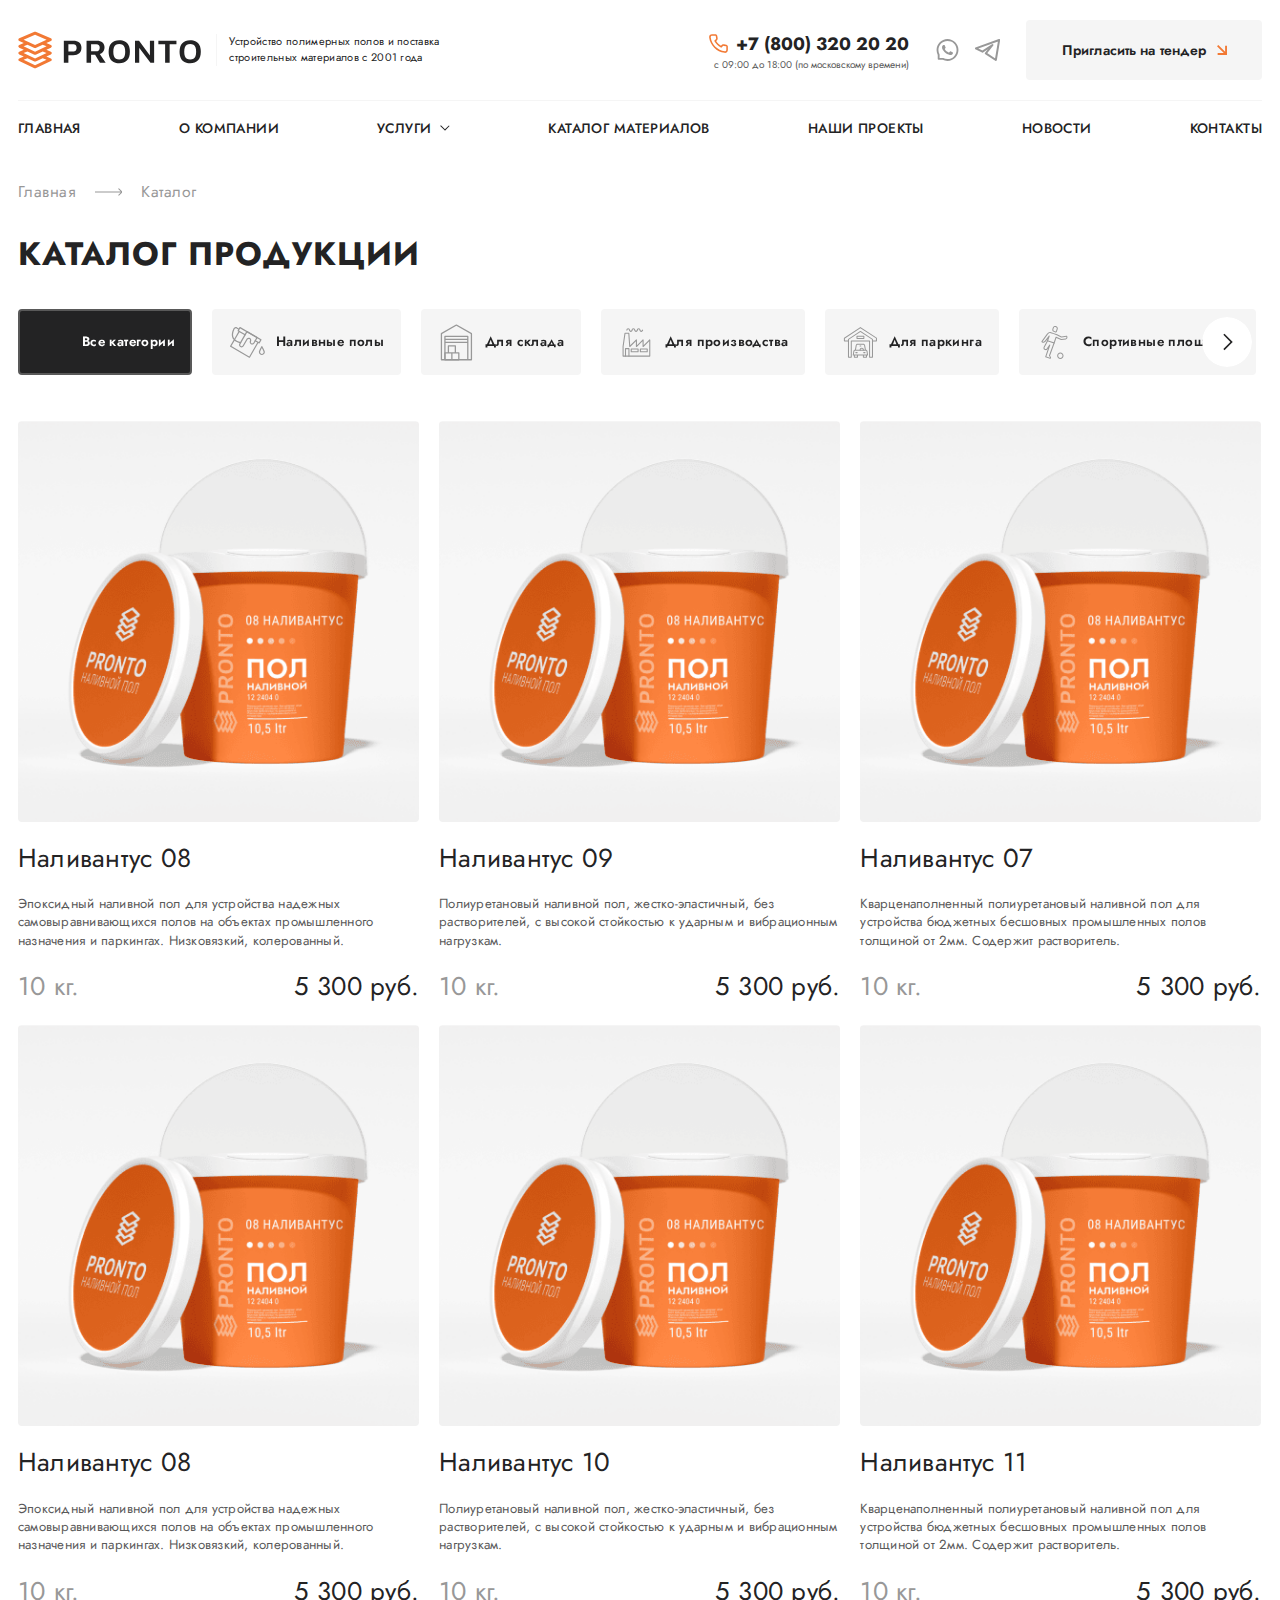
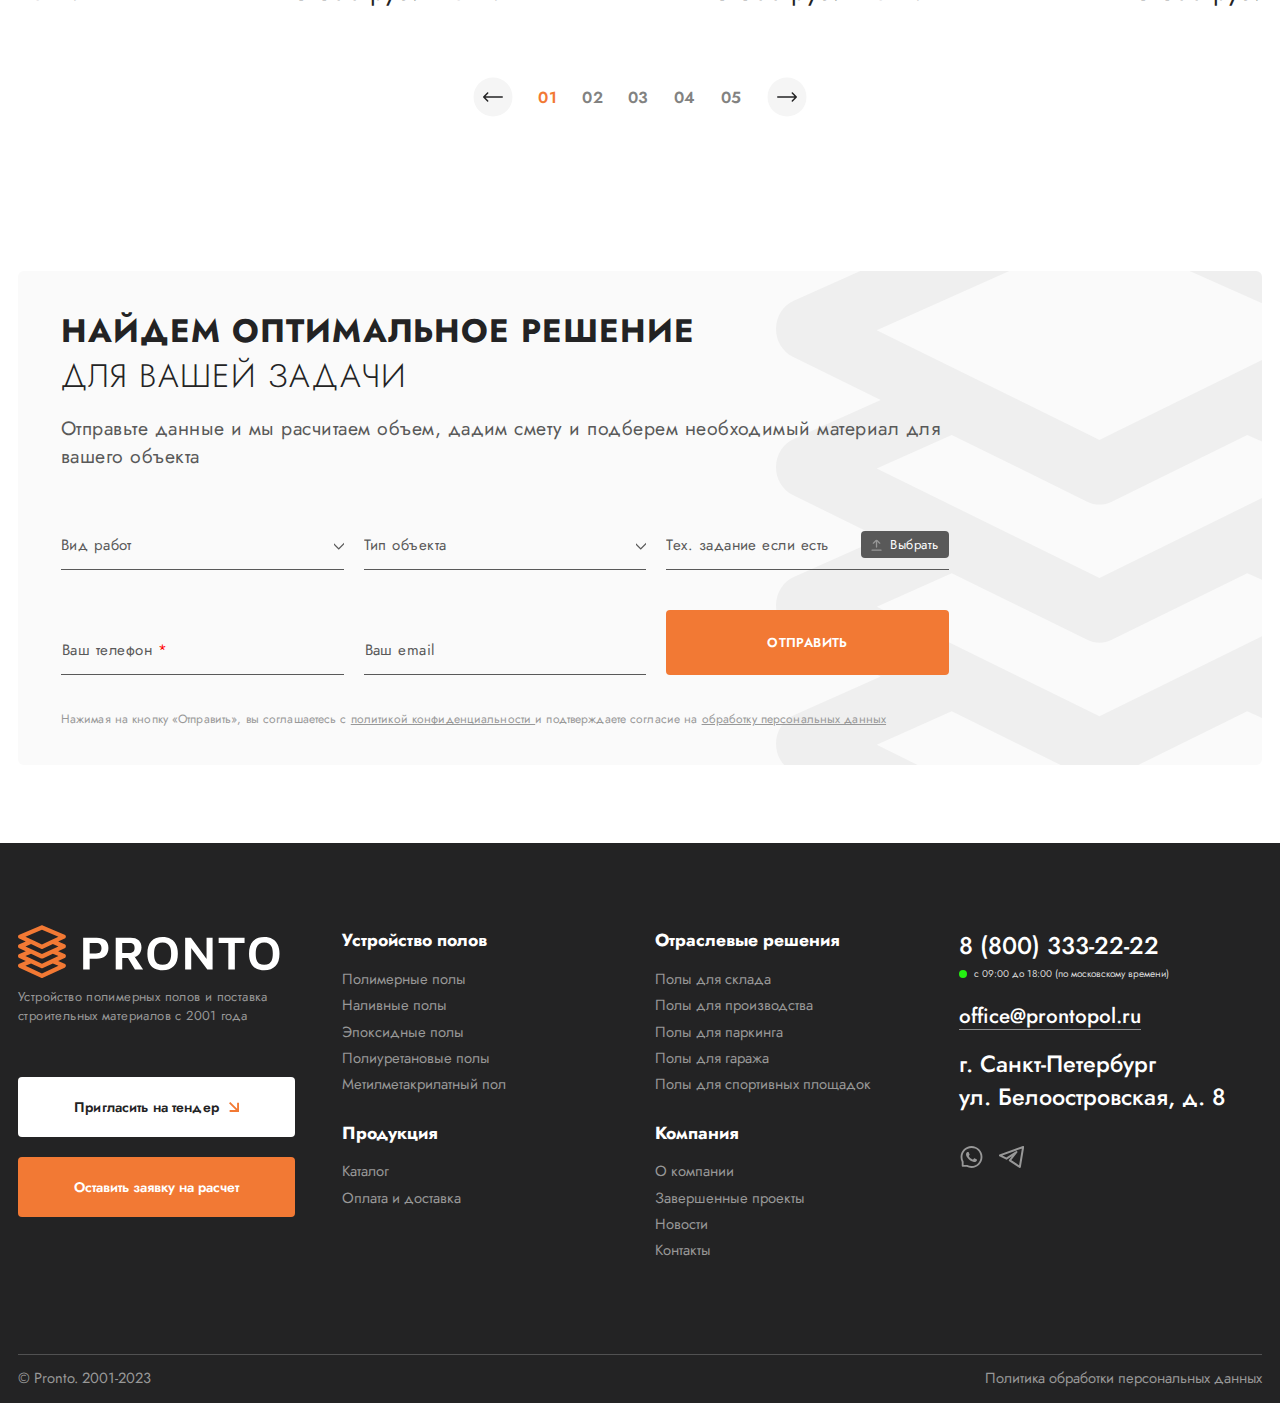
<file: page-catalog.html>
<!DOCTYPE html>
<html lang="ru">

<head>
   <meta charset="UTF-8">
   <meta http-equiv="X-UA-Compatible" content="IE=edge">
   <meta name="viewport" content="width=device-width, initial-scale=1.0">
   <title>Каталог</title>
   <link rel="preconnect" href="https://fonts.googleapis.com">
   <link rel="preconnect" href="https://fonts.gstatic.com" crossorigin>
   <link href="https://fonts.googleapis.com/css2?family=Jost:wght@300;400;500;600;700&display=swap" rel="stylesheet">
   <link rel="stylesheet" href="css/swiper-bundle.min.css">
   <link rel="stylesheet" href="css/choices.min.css">
   <link rel="stylesheet" href="css/style.min.css">
</head>

<body>


   <div class="wrapper">
      <div class="btn__up">&uarr;</div>

      <header class="header">
         <div class="header__inner">
            <div class="container">
               <div class="header__top">
                  <div class="header__top-inner">
                     <div class="logo__block">
                        <a class="logo" href="index.html">
                           <img class="logo__img" src="images/logo.svg" alt="логотип">
                        </a>
                        <div class="logo__deacription">
                           Устройство полимерных полов и поставка
                           строительных материалов с 2001 года
                        </div>
                     </div>
                     <div class="contacts__block">
                        <div class="contacts__phone-box">
                           <a class="contacts__phone" href="tel:78003202020" data-da=".menu__list-mobile,767,last">
                              <svg class="contacts__phone-img" width="25" height="25" viewBox="0 0 25 25" fill="none"
                                 xmlns="http://www.w3.org/2000/svg">
                                 <g clip-path="url(#clip0_1456_18)">
                                    <path
                                       d="M18.9791 21.875C18.8437 21.875 18.7082 21.8646 18.5832 21.8437C10.6041 20.7396 4.26033 14.3958 3.15616 6.41667C3.04158 5.58333 3.29158 4.75 3.84366 4.11458C4.38533 3.48958 5.177 3.125 6.01033 3.125H9.44783C10.3437 3.125 11.0937 3.76042 11.2499 4.63542L11.6562 6.91667C11.8541 8.01042 11.3853 9.125 10.4895 9.77083L10.1457 10.0104C11.4062 11.9271 13.0624 13.5729 14.9999 14.8333L15.2187 14.5312C15.8541 13.625 16.9791 13.1667 18.0728 13.3542L20.3541 13.7604C21.2291 13.9167 21.8645 14.6771 21.8645 15.5625V19C21.8645 19.8333 21.4999 20.625 20.8749 21.1771C20.3541 21.625 19.677 21.875 18.9791 21.875ZM6.01033 4.6875C5.62491 4.6875 5.27075 4.84375 5.01033 5.14583C4.76033 5.4375 4.64575 5.82292 4.69783 6.20833C5.70825 13.4896 11.5103 19.2917 18.7916 20.3021C19.177 20.3542 19.5624 20.2396 19.8541 19.9896C20.1457 19.7292 20.3124 19.3854 20.3124 18.9896V15.5521C20.3124 15.4167 20.2187 15.3125 20.0937 15.2917L17.8124 14.8854C17.302 14.8021 16.802 15.0104 16.5103 15.4271L15.8645 16.3333C15.6249 16.6667 15.177 16.7604 14.8228 16.5521C12.1874 15 9.96866 12.8021 8.427 10.1979C8.21866 9.84375 8.31241 9.39583 8.64575 9.16667L9.57283 8.51042C9.9895 8.21875 10.1978 7.70833 10.1145 7.20833L9.70825 4.90625C9.68741 4.78125 9.57283 4.6875 9.44783 4.6875H6.01033Z"
                                       fill="#F27934" />
                                 </g>
                                 <defs>
                                    <clipPath id="clip0_1456_18">
                                       <rect width="25" height="25" fill="white" />
                                    </clipPath>
                                 </defs>
                              </svg>
                              +7 (800) 320 20 20
                           </a>
                           <p class="phone__time" data-da=".menu__list-mobile,767,last">
                              с 09:00 до 18:00 (по московскому времени)
                           </p>
                           <a class="contacts__phone-mobile" href="tel:+78003202020">
                              <svg class="phone-mobile__img" width="35" height="37" viewBox="0 0 35 37" fill="none"
                                 xmlns="http://www.w3.org/2000/svg">
                                 <rect width="35" height="37" rx="17.5" fill="#FAFAFA" />
                                 <g clip-path="url(#clip0_1456_4550)">
                                    <path
                                       d="M23.9791 27.875C23.8437 27.875 23.7082 27.8646 23.5832 27.8437C15.6041 26.7396 9.26033 20.3958 8.15616 12.4167C8.04158 11.5833 8.29158 10.75 8.84366 10.1146C9.38533 9.48958 10.177 9.125 11.0103 9.125H14.4478C15.3437 9.125 16.0937 9.76042 16.2499 10.6354L16.6562 12.9167C16.8541 14.0104 16.3853 15.125 15.4895 15.7708L15.1457 16.0104C16.4062 17.9271 18.0624 19.5729 19.9999 20.8333L20.2187 20.5312C20.8541 19.625 21.9791 19.1667 23.0728 19.3542L25.3541 19.7604C26.2291 19.9167 26.8645 20.6771 26.8645 21.5625V25C26.8645 25.8333 26.4999 26.625 25.8749 27.1771C25.3541 27.625 24.677 27.875 23.9791 27.875ZM11.0103 10.6875C10.6249 10.6875 10.2707 10.8438 10.0103 11.1458C9.76033 11.4375 9.64575 11.8229 9.69783 12.2083C10.7082 19.4896 16.5103 25.2917 23.7916 26.3021C24.177 26.3542 24.5624 26.2396 24.8541 25.9896C25.1457 25.7292 25.3124 25.3854 25.3124 24.9896V21.5521C25.3124 21.4167 25.2187 21.3125 25.0937 21.2917L22.8124 20.8854C22.302 20.8021 21.802 21.0104 21.5103 21.4271L20.8645 22.3333C20.6249 22.6667 20.177 22.7604 19.8228 22.5521C17.1874 21 14.9687 18.8021 13.427 16.1979C13.2187 15.8437 13.3124 15.3958 13.6457 15.1667L14.5728 14.5104C14.9895 14.2188 15.1978 13.7083 15.1145 13.2083L14.7082 10.9062C14.6874 10.7812 14.5728 10.6875 14.4478 10.6875H11.0103Z"
                                       fill="#595959" />
                                 </g>
                                 <defs>
                                    <clipPath id="clip0_1456_4550">
                                       <rect width="25" height="25" fill="white" transform="translate(5 6)" />
                                    </clipPath>
                                 </defs>
                              </svg>
                           </a>
                        </div>
                        <div class="contacts__social-box" data-da=".phone__time,390,last">
                           <ul class="contacts__social-list">
                              <li class="contacts__social-item">
                                 <a class="contacts__social-link" href="#">
                                    <svg class="social__img social__img-whatsapp" width="25" height="26"
                                       viewBox="0 0 25 26" fill="none" xmlns="http://www.w3.org/2000/svg">
                                       <path
                                          d="M17.4189 15.146C17.1528 15.0093 15.8271 14.3599 15.5806 14.272C15.334 14.1792 15.1533 14.1353 14.9751 14.4087C14.7944 14.6797 14.2817 15.2827 14.1206 15.4658C13.9644 15.6465 13.8057 15.6685 13.5396 15.5342C11.9575 14.7432 10.9199 14.123 9.87744 12.3335C9.60156 11.8574 10.1533 11.8916 10.6685 10.8638C10.7563 10.6831 10.7124 10.5293 10.644 10.3926C10.5757 10.2559 10.0386 8.93262 9.81396 8.39307C9.59668 7.86816 9.37207 7.94141 9.2085 7.93164C9.05225 7.92187 8.87402 7.92188 8.69336 7.92188C8.5127 7.92188 8.22217 7.99023 7.97559 8.25635C7.729 8.52734 7.0332 9.1792 7.0332 10.5024C7.0332 11.8257 7.99756 13.1074 8.12939 13.2881C8.26611 13.4688 10.0264 16.1836 12.729 17.353C14.438 18.0903 15.1069 18.1538 15.9614 18.0269C16.4814 17.9487 17.5532 17.3774 17.7754 16.7451C17.9976 16.1152 17.9976 15.5757 17.9316 15.4634C17.8657 15.3438 17.6851 15.2754 17.4189 15.146Z"
                                          fill="#989898" />
                                       <path
                                          d="M22.588 8.76172C22.0363 7.45068 21.2453 6.27393 20.237 5.26318C19.2287 4.25488 18.0519 3.46143 16.7384 2.91211C15.3956 2.34814 13.9699 2.0625 12.5001 2.0625H12.4513C10.9718 2.06982 9.53871 2.36279 8.19106 2.93896C6.88979 3.49561 5.72279 4.28662 4.72426 5.29492C3.72572 6.30322 2.94203 7.4751 2.40004 8.78125C1.83852 10.1338 1.55531 11.5718 1.56264 13.0513C1.56996 14.7456 1.97524 16.4277 2.73451 17.9316V21.6426C2.73451 22.2627 3.23744 22.7656 3.85756 22.7656H7.57094C9.07485 23.5249 10.757 23.9302 12.4513 23.9375H12.5026C13.965 23.9375 15.3834 23.6543 16.7189 23.1001C18.025 22.5557 19.1994 21.7744 20.2052 20.7759C21.2135 19.7773 22.007 18.6104 22.5612 17.3091C23.1373 15.9614 23.4303 14.5283 23.4376 13.0488C23.445 11.562 23.1569 10.1191 22.588 8.76172ZM18.8991 19.4551C17.1876 21.1494 14.9171 22.082 12.5001 22.082H12.4586C10.9865 22.0747 9.52406 21.7085 8.23256 21.02L8.02748 20.9102H4.58998V17.4727L4.48012 17.2676C3.79164 15.9761 3.42543 14.5137 3.41811 13.0415C3.40834 10.6074 4.33852 8.32227 6.04506 6.60107C7.74916 4.87988 10.027 3.92773 12.4611 3.91797H12.5026C13.7233 3.91797 14.9074 4.15478 16.0231 4.62354C17.112 5.08008 18.0885 5.73682 18.9284 6.57666C19.7658 7.41406 20.4249 8.39307 20.8815 9.48193C21.3551 10.6099 21.5919 11.8062 21.5871 13.0415C21.5724 15.4731 20.6178 17.751 18.8991 19.4551Z"
                                          fill="#989898" />
                                    </svg>
                                 </a>
                              </li>
                              <li class="contacts__social-item">
                                 <a class="contacts__social-link" href="#">
                                    <svg class="social__img social__img-telegram" width="25" height="26"
                                       viewBox="0 0 25 26" fill="none" xmlns="http://www.w3.org/2000/svg">
                                       <g clip-path="url(#clip0_1456_29)">
                                          <path
                                             d="M24.1673 3L0.833984 11.3333L7.50065 14.6667L17.5007 8L10.834 16.3333L20.834 23L24.1673 3Z"
                                             stroke="#989898" stroke-width="2" stroke-linejoin="round" />
                                       </g>
                                       <defs>
                                          <clipPath id="clip0_1456_29">
                                             <rect width="25" height="25" fill="white" transform="translate(0 0.5)" />
                                          </clipPath>
                                       </defs>
                                    </svg>
                                 </a>
                              </li>
                           </ul>
                        </div>
                        <div class="contacts__tender-box">
                           <button class="tender__btn" data-popup="#tender" data-da=".menu__list-mobile,620,last">
                              Пригласить на тендер
                              <svg class="tender__btn-img" width="10" height="10" viewBox="0 0 10 10" fill="none"
                                 xmlns="http://www.w3.org/2000/svg">
                                 <path
                                    d="M8.11933 6.79843L8.10372 0.632108L9.97639 0.636821L10 10L0.636822 9.97639L0.6321 8.10373L6.79851 8.11925L0 1.32081L1.32081 0L8.11933 6.79843Z"
                                    fill="#F27934" />
                              </svg>
                           </button>
                        </div>
                     </div>
                     <button type="button" class="icon-menu"><span></span></button>
                  </div>
               </div>
            </div>
            <div class="container">
               <div class="header__navigation">
                  <nav class="menu">
                     <ul class="menu__list">
                        <li class="menu__list-item">
                           <a class="menu__list-link" href="#">Главная</a>
                        </li>
                        <li class="menu__list-item">
                           <a class="menu__list-link" href="#company">о Компании</a>
                        </li>
                        <!--===== sub-menu =====-->
                        <li class="menu__list-item menu__list-item-services">
                           <a class="menu__list-link" href="#services">Услуги</a>
                           <svg class="menu__arrow arrow" width="12" height="8" viewBox="0 0 12 8" fill="none"
                              xmlns="http://www.w3.org/2000/svg">
                              <path fill-rule="evenodd" clip-rule="evenodd"
                                 d="M5.55868 6.79219L5.96577 7.19927L11.4658 1.69922L10.6516 0.885045L5.93731 5.59938L1.05227 0.714331L0.266548 1.50005L5.55868 6.79219Z"
                                 fill="#232324" />
                           </svg>
                           <ul class="sub-menu__list">
                              <li class="box-shadow-item">
                                 <ul class="box-shadow-list">
                                    <li class="box-shadow-wrapper">
                                       <ul class="box-shadow-inner">
                                          <li class="sub-menu__list-item">
                                             <a class="sub-menu__list-link" href="#">Полимерные полы</a>
                                          </li>
                                          <li class="sub-menu__list-item">
                                             <a class="sub-menu__list-link" href="#">Наливные полы</a>
                                          </li>
                                          <li class="sub-menu__list-item">
                                             <a class="sub-menu__list-link" href="#">Эпоксидные полы</a>
                                          </li>
                                          <li class="sub-menu__list-item">
                                             <a class="sub-menu__list-link" href="#">Полиуретановые полы</a>
                                          </li>
                                          <li class="sub-menu__list-item">
                                             <a class="sub-menu__list-link" href="#">Метилметакрилатный пол</a>
                                          </li>
                                          <li class="sub-menu__list-item">
                                             <a class="sub-menu__list-link" href="#">Устройство полов для
                                                производства</a>
                                          </li>
                                          <li class="sub-menu__list-item">
                                             <a class="sub-menu__list-link" href="#">Устройство полов для паркинга</a>
                                          </li>
                                       </ul>
                                    </li>
                                 </ul>
                              </li>
                           </ul>
                        </li>
                        <!--===== sub-menu =====-->
                        <li class="menu__list-item">
                           <a class="menu__list-link" href="#catalog">Каталог материалов</a>
                        </li>
                        <li class="menu__list-item">
                           <a class="menu__list-link" href="#projects">Наши проекты</a>
                        </li>
                        <li class="menu__list-item">
                           <a class="menu__list-link" href="#news">Новости</a>
                        </li>
                        <li class="menu__list-item">
                           <a class="menu__list-link" href="#">Контакты</a>
                        </li>
                     </ul>
                  </nav>
                  <!-- mobile menu -->
                  <nav class="menu__mobile">
                     <ul class="menu__list-mobile">
                        <li class="menu__list-item menu__list-item-logo">
                           <img class="logo-mobile" src="images/mobile-logo.svg" alt="">
                        </li>
                        <li class="menu__list-item">
                           <a class="menu__list-link" href="index.html">Главная</a>
                        </li>
                        <li class="menu__list-item">
                           <a class="menu__list-link" href="#">О компании</a>
                        </li>
                        <!-- mobile sub-menu -->
                        <li class="menu__list-item menu__list-item-mobile">
                           <button class="menu__list-btn-mobile">Услуги</button>
                           <svg class="mobile-menu__arrow" width="9" height="6" viewBox="0 0 9 6" fill="none"
                              xmlns="http://www.w3.org/2000/svg">
                              <path
                                 d="M4.5 5.51047C4.36637 5.51047 4.23327 5.45977 4.1313 5.35809L0.152739 1.37954C-0.0509132 1.17564 -0.0509132 0.845785 0.152739 0.642424C0.356392 0.438528 0.686247 0.438528 0.889851 0.642424L4.5 4.25228L8.11015 0.642424C8.3138 0.438528 8.64366 0.438528 8.84726 0.642424C9.05091 0.846076 9.05091 1.17564 8.84726 1.37954L4.86846 5.35809C4.76678 5.45977 4.63339 5.51047 4.5 5.51047Z"
                                 fill="#232324" />
                           </svg>
                           <ul class="sub-menu__list-mobile">
                              <li class="sub-menu__list-item">
                                 <a class="sub-menu__list-link" href="#">Полимерные полы</a>
                              </li>
                              <li class="sub-menu__list-item">
                                 <a class="sub-menu__list-link" href="#">Наливные полы</a>
                              </li>
                              <li class="sub-menu__list-item">
                                 <a class="sub-menu__list-link" href="#">Эпоксидные полы</a>
                              </li>
                              <li class="sub-menu__list-item">
                                 <a class="sub-menu__list-link" href="#">Полиуретановые полы</a>
                              </li>
                              <li class="sub-menu__list-item">
                                 <a class="sub-menu__list-link" href="#">Метилметакрилатный пол</a>
                              </li>
                              <li class="sub-menu__list-item">
                                 <a class="sub-menu__list-link" href="#">Устройство полов для
                                    производства</a>
                              </li>
                              <li class="sub-menu__list-item">
                                 <a class="sub-menu__list-link" href="#">Устройство полов для паркинга</a>
                              </li>
                           </ul>
                        </li>
                        <!-- mobile sub-menu -->
                        <li class="menu__list-item">
                           <a class="menu__list-link" href="#">Каталог материалов</a>
                        </li>
                        <li class="menu__list-item">
                           <a class="menu__list-link" href="#">Наши проекты</a>
                        </li>
                        <li class="menu__list-item">
                           <a class="menu__list-link" href="#">Новости</a>
                        </li>
                        <li class="menu__list-item">
                           <a class="menu__list-link" href="#">Контакты</a>
                        </li>
                     </ul>
                  </nav>
                  <!-- mobile menu -->
               </div>
            </div>
         </div>
      </header>

      <div class="breadcrumbs">
         <div class="container">
            <div class="breadcrumbs__body">
               <div class="breadcrumbs__inner">
                  <ul class="breadcrumbs__list mobile-overflow ">
                     <li class="breadcrumbs__list-item">
                        <a class="breadcrumbs__list-item-link breadcrumbs__list-item-link--great" href="index.html">
                           Главная
                        </a>
                     </li>
                     <li class="breadcrumbs__list-item">
                        <span class="breadcrumbs__list-item-link--color">Каталог</span>
                     </li>
                  </ul>
               </div>
            </div>
         </div>
      </div>

      <div class="section-title__block">
         <div class="container">
            <div class="title__block-inner page-title__block-inner">
               <div class="title__block-text">
                  <h2 class="section__title  page-section__title"><span class="section__title--bold">Каталог
                        продукции</span></h2>
               </div>
            </div>
         </div>
      </div>

      <main class="main">

         <section class="page-catalog">
            <h6 class="page-catalog__title">Каталог</h6>
            <div class="page-slider__wrapper">
               <div class="container page-catalog__slider-container">
                  <div class="swiper  filter-control__slider">
                     <div class="swiper-wrapper  catalog__filter-buttons ">
                        <div class="swiper-slide catalog-filter__slide">
                           <button class="catalog-filter__btn catalog-filter__btn--active  " data-filter="all">
                              <svg class="filter__btn-img" width="28" height="32" viewBox="0 0 28 32" fill="none"
                                 xmlns="http://www.w3.org/2000/svg">
                                 <path
                                    d="M16.0813 24.4595H13.6236V18.986C13.6236 18.6781 13.3734 18.4279 13.0655 18.4279H7.03294C6.72503 18.4279 6.4748 18.6781 6.4748 18.986V24.4604H4.01712C3.70922 24.4604 3.45898 24.7106 3.45898 25.0186V31.0511C3.45898 31.359 3.70922 31.6093 4.01712 31.6093H10.0497H16.0822C16.3901 31.6093 16.6404 31.359 16.6404 31.0511V25.0186C16.6394 24.7097 16.3901 24.4595 16.0813 24.4595ZM7.59108 19.5441H12.5074V24.4604H10.0497H7.59201V19.5441H7.59108ZM4.57526 25.5758H7.03294H9.49061V30.492H4.57433V25.5758H4.57526ZM15.5232 30.492H10.6069V25.5758H13.0646H15.5222V30.492H15.5232Z"
                                    fill="none" />
                                 <path
                                    d="M27.3079 7.91255L14.2223 0.465108C14.0502 0.367433 13.84 0.367433 13.6689 0.466038L0.69211 7.91348C0.519086 8.01302 0.412109 8.19813 0.412109 8.3972V31.0502C0.412109 31.3581 0.662342 31.6084 0.970249 31.6084H27.0316C27.3395 31.6084 27.5898 31.3581 27.5898 31.0502V8.3972C27.5898 8.19627 27.4819 8.01115 27.3079 7.91255ZM4.5749 13.8744H23.3182V15.3135H4.5749V13.8744ZM23.3182 12.7581H4.5749V11.3953H23.3182V12.7581ZM4.5749 16.4288H23.3182V30.4921H4.5749V16.4288ZM26.4735 30.4921H24.4344V10.8363C24.4344 10.5284 24.1842 10.2781 23.8763 10.2781H4.01676C3.70885 10.2781 3.45862 10.5284 3.45862 10.8363V30.4921H1.52839V8.71999L13.9479 1.59255L26.4735 8.72185V30.4921Z"
                                    fill="none" />
                              </svg>
                              Все категории
                           </button>
                        </div>
                        <div class="swiper-slide catalog-filter__slide">
                           <button class="catalog-filter__btn" data-filter=".card-07">
                              <svg class="filter__btn-img" width="34" height="30" viewBox="0 0 34 30" fill="none"
                                 xmlns="http://www.w3.org/2000/svg">
                                 <path
                                    d="M29.7677 12.0144L10.4362 0.848429C10.1691 0.69385 9.8275 0.786039 9.67299 1.05329L9.05029 2.13255L7.48099 1.20228C6.91135 0.864259 6.22163 0.781383 5.58777 0.973209C4.95297 1.16597 4.42522 1.61946 4.13853 2.21822C2.06195 6.56038 2.12525 10.0337 4.32376 12.5526L0.985033 18.3372C0.91057 18.4657 0.891023 18.6184 0.929186 18.7609C0.967348 18.9043 1.06136 19.0263 1.18981 19.0999L18.5918 29.1521C18.6774 29.2015 18.7742 29.2266 18.871 29.2266C18.9194 29.2266 18.9678 29.2201 19.0153 29.208C19.1586 29.1698 19.2806 29.0758 19.3541 28.9473L27.0498 15.6125L27.5301 15.89C27.6176 15.9412 27.7144 15.9645 27.8084 15.9645C28.0011 15.9645 28.1891 15.864 28.2924 15.6852L29.9706 12.777C30.1261 12.5098 30.0349 12.168 29.7677 12.0144ZM5.14658 2.69965C5.30016 2.37838 5.57288 2.14465 5.91261 2.04129C6.25235 1.93793 6.60698 1.98076 6.91228 2.16235L8.49275 3.09913L7.99571 3.96048C7.92125 4.08899 7.9017 4.24171 7.93986 4.38418C7.97803 4.52758 8.07204 4.64957 8.20048 4.72313L8.68077 5.00063L4.92133 11.5171C3.26546 9.36701 3.34178 6.47285 5.14658 2.69965ZM27.6055 14.6432L27.1243 14.3657C27.0889 14.3452 27.0517 14.3293 27.0135 14.3172L24.5348 12.886C24.2677 12.7314 23.9261 12.8236 23.7716 13.0909C23.6171 13.3581 23.7092 13.6999 23.9764 13.8544L26.0753 15.0669L18.6653 27.9062L2.23135 18.4108L5.14471 13.3628C5.59615 13.7501 6.10808 14.1114 6.67493 14.4392C8.04597 15.2317 9.40492 15.6451 10.7145 15.6675C10.7183 15.6675 10.7211 15.6675 10.7248 15.6675C11.0291 15.6675 11.2777 15.4235 11.2832 15.1181C11.2888 14.8098 11.0431 14.5547 10.735 14.55C9.61714 14.5305 8.4397 14.1673 7.23526 13.4708C6.6591 13.1374 6.14996 12.7696 5.71529 12.3748L9.64134 5.57052L14.581 8.42557C14.8482 8.58014 15.1898 8.48796 15.3443 8.2207C15.4988 7.95345 15.4066 7.6117 15.1395 7.45712L9.81912 4.38418C9.79027 4.3581 9.75769 4.33389 9.72232 4.31341L9.2411 4.03591L9.72976 3.18852C9.7307 3.18759 9.73163 3.18666 9.73163 3.18573C9.73256 3.18387 9.73349 3.182 9.73442 3.18014L10.3608 2.0953L28.7252 12.7025L27.6055 14.6432Z"
                                    fill="#989898" />
                                 <path
                                    d="M26.2216 9.95924L16.8272 4.53316C16.6988 4.45867 16.5461 4.43911 16.4037 4.47729C16.2604 4.51547 16.1384 4.60952 16.0649 4.73802L13.7658 8.72354L9.55497 16.0185C8.90249 17.1499 9.29063 18.6017 10.4215 19.2544C10.7938 19.4695 11.1997 19.571 11.6018 19.571C12.4209 19.571 13.2185 19.1464 13.656 18.3875L17.1204 12.3841C17.2805 12.1066 17.6509 11.8077 18.1182 11.763C18.3006 11.7462 18.6041 11.7965 18.8284 11.9259C19.0462 12.0516 19.2193 12.2397 19.3292 12.4688C19.4967 12.8199 19.4958 13.2175 19.3254 13.562C18.7698 14.6906 19.1774 16.0623 20.2544 16.6834C20.7998 16.9981 21.4383 17.082 22.0508 16.9181C22.6632 16.7542 23.1742 16.3631 23.4898 15.8165L26.4264 10.7219C26.58 10.4546 26.4888 10.1129 26.2216 9.95924ZM22.5227 15.2577C22.357 15.5455 22.0871 15.7513 21.7622 15.8388C21.4383 15.9254 21.1014 15.8816 20.8138 15.7159C20.2544 15.3928 20.0366 14.6478 20.3288 14.0556C20.6509 13.4019 20.6546 12.6476 20.3381 11.9865C20.1315 11.5525 19.8029 11.1968 19.3887 10.9575C18.9866 10.7256 18.4598 10.6073 18.014 10.6493C17.0915 10.7368 16.4484 11.3132 16.1542 11.8244L12.6899 17.8278C12.3455 18.4257 11.5785 18.6305 10.9809 18.286C10.3834 17.9405 10.1786 17.1741 10.523 16.5763L16.7537 5.77817L25.181 10.6455L22.5227 15.2577Z"
                                    fill="#989898" />
                                 <path
                                    d="M30.8102 18.6911C30.7097 18.5207 30.5272 18.4164 30.329 18.4164C30.1307 18.4164 29.9483 18.5207 29.8478 18.6911C29.4671 19.3383 27.5664 22.631 27.5664 23.9346C27.5664 25.459 28.8062 26.6984 30.329 26.6984C31.8517 26.6984 33.0915 25.4581 33.0915 23.9346C33.0925 22.631 31.1918 19.3383 30.8102 18.6911ZM30.329 25.5819C29.4215 25.5819 28.6833 24.8435 28.6833 23.9356C28.6833 23.3275 29.535 21.5508 30.329 20.1056C31.1229 21.5499 31.9746 23.3275 31.9746 23.9356C31.9755 24.8426 31.2365 25.5819 30.329 25.5819Z"
                                    fill="#989898" />
                              </svg>
                              Наливные полы
                           </button>
                        </div>
                        <div class="swiper-slide catalog-filter__slide">
                           <button class="catalog-filter__btn" data-filter=".card-08">
                              <svg class="filter__btn-img" width="28" height="32" viewBox="0 0 28 32" fill="none"
                                 xmlns="http://www.w3.org/2000/svg">
                                 <path
                                    d="M16.0813 24.4595H13.6236V18.986C13.6236 18.6781 13.3734 18.4279 13.0655 18.4279H7.03294C6.72503 18.4279 6.4748 18.6781 6.4748 18.986V24.4604H4.01712C3.70922 24.4604 3.45898 24.7106 3.45898 25.0186V31.0511C3.45898 31.359 3.70922 31.6093 4.01712 31.6093H10.0497H16.0822C16.3901 31.6093 16.6404 31.359 16.6404 31.0511V25.0186C16.6394 24.7097 16.3901 24.4595 16.0813 24.4595ZM7.59108 19.5441H12.5074V24.4604H10.0497H7.59201V19.5441H7.59108ZM4.57526 25.5758H7.03294H9.49061V30.492H4.57433V25.5758H4.57526ZM15.5232 30.492H10.6069V25.5758H13.0646H15.5222V30.492H15.5232Z"
                                    fill="#989898" />
                                 <path
                                    d="M27.3079 7.91255L14.2223 0.465108C14.0502 0.367433 13.84 0.367433 13.6689 0.466038L0.69211 7.91348C0.519086 8.01302 0.412109 8.19813 0.412109 8.3972V31.0502C0.412109 31.3581 0.662342 31.6084 0.970249 31.6084H27.0316C27.3395 31.6084 27.5898 31.3581 27.5898 31.0502V8.3972C27.5898 8.19627 27.4819 8.01115 27.3079 7.91255ZM4.5749 13.8744H23.3182V15.3135H4.5749V13.8744ZM23.3182 12.7581H4.5749V11.3953H23.3182V12.7581ZM4.5749 16.4288H23.3182V30.4921H4.5749V16.4288ZM26.4735 30.4921H24.4344V10.8363C24.4344 10.5284 24.1842 10.2781 23.8763 10.2781H4.01676C3.70885 10.2781 3.45862 10.5284 3.45862 10.8363V30.4921H1.52839V8.71999L13.9479 1.59255L26.4735 8.72185V30.4921Z"
                                    fill="#989898" />
                              </svg>
                              Для склада
                           </button>
                        </div>
                        <div class="swiper-slide catalog-filter__slide">
                           <button class="catalog-filter__btn" data-filter=".card-09">
                              <svg class="filter__btn-img" width="40" height="40" viewBox="0 0 40 40" fill="none"
                                 xmlns="http://www.w3.org/2000/svg">
                                 <path
                                    d="M25.2717 8.59261C24.1647 8.59261 23.2652 7.69215 23.2652 6.5861C23.2652 6.12564 22.8903 5.75168 22.4308 5.75168C21.9712 5.75168 21.5964 6.12657 21.5964 6.5861C21.5964 7.69308 20.6959 8.59261 19.5898 8.59261C18.4838 8.59261 17.5833 7.69215 17.5833 6.5861C17.5833 6.12564 17.2085 5.75168 16.7489 5.75168C16.2894 5.75168 15.9145 6.12657 15.9145 6.5861C15.9145 7.69308 15.014 8.59261 13.908 8.59261C12.801 8.59261 11.9015 7.69215 11.9015 6.5861C11.9015 6.12564 11.5266 5.75168 11.0671 5.75168C10.6075 5.75168 10.2326 6.12657 10.2326 6.5861V6.63819C10.2336 6.96192 9.97217 7.22517 9.64845 7.2261C9.64752 7.2261 9.64752 7.2261 9.64659 7.2261C9.3238 7.2261 9.06148 6.96471 9.06055 6.64192V6.5861C9.06055 5.47913 9.96101 4.57959 11.0671 4.57959C12.174 4.57959 13.0736 5.48006 13.0736 6.5861C13.0736 7.04657 13.4485 7.42052 13.908 7.42052C14.3675 7.42052 14.7424 7.04564 14.7424 6.5861C14.7424 5.47913 15.6429 4.57959 16.7489 4.57959C17.8559 4.57959 18.7554 5.48006 18.7554 6.5861C18.7554 7.04657 19.1303 7.42052 19.5898 7.42052C20.0494 7.42052 20.4243 7.04564 20.4243 6.5861C20.4243 5.47913 21.3247 4.57959 22.4308 4.57959C23.5368 4.57959 24.4373 5.48006 24.4373 6.5861C24.4373 7.04657 24.8122 7.42052 25.2717 7.42052C25.7312 7.42052 26.1061 7.04564 26.1061 6.5861C26.1061 6.55075 26.1071 6.51633 26.1089 6.48098C26.1257 6.15819 26.4001 5.91075 26.7247 5.92564C27.0475 5.94238 27.2968 6.21773 27.2801 6.54145C27.2792 6.55633 27.2792 6.57122 27.2792 6.5861C27.2782 7.69215 26.3778 8.59261 25.2717 8.59261Z"
                                    fill="#989898" />
                                 <path
                                    d="M11.8843 35.4214C11.5605 35.4214 11.2982 35.1591 11.2982 34.8354V27.3535H8.73264V34.8354C8.73264 35.1591 8.47031 35.4214 8.14659 35.4214C7.82287 35.4214 7.56055 35.1591 7.56055 34.8354V26.7674C7.56055 26.4437 7.82287 26.1814 8.14659 26.1814H11.8852C12.2089 26.1814 12.4712 26.4437 12.4712 26.7674V34.8354C12.4703 35.1591 12.208 35.4214 11.8843 35.4214Z"
                                    fill="#989898" />
                                 <path
                                    d="M34.4815 35.4214H5.51964C5.19592 35.4214 4.93359 35.1591 4.93359 34.8354V24.4921C4.93359 24.4642 4.93545 24.4363 4.93918 24.4094L7.00801 9.92843C7.04894 9.64005 7.29638 9.42517 7.58848 9.42517H11.7262C12.0341 9.42517 12.2889 9.66238 12.3103 9.96936L13.2527 23.1703L19.5866 16.8373C19.7541 16.6698 20.0062 16.6196 20.2257 16.7098C20.4452 16.8001 20.5875 17.014 20.5875 17.2512V23.0773L26.8266 16.8373C26.9941 16.6698 27.2471 16.6196 27.4657 16.7098C27.6843 16.8001 27.8275 17.014 27.8275 17.2512V23.0773L34.0675 16.8373C34.235 16.6698 34.4871 16.6196 34.7066 16.7098C34.9252 16.8001 35.0685 17.014 35.0685 17.2512V34.8354C35.0675 35.1591 34.8052 35.4214 34.4815 35.4214ZM6.10569 34.2494H33.8955V18.6661L27.6555 24.9061C27.488 25.0735 27.2359 25.1238 27.0164 25.0335C26.7978 24.9433 26.6545 24.7294 26.6545 24.4921V18.6661L20.4145 24.9061C20.2471 25.0735 19.9941 25.1238 19.7755 25.0335C19.5568 24.9433 19.4136 24.7294 19.4136 24.4921V18.6661L13.1736 24.9061C13.0108 25.068 12.7689 25.121 12.5541 25.041C12.3392 24.961 12.1903 24.7628 12.1745 24.534L11.1792 10.5973H8.09638L6.10569 24.534V34.2494Z"
                                    fill="#989898" />
                                 <path
                                    d="M21.7991 30.6819H14.3517C14.028 30.6819 13.7656 30.4196 13.7656 30.0959V27.1628C13.7656 26.8391 14.028 26.5768 14.3517 26.5768H21.7991C22.1228 26.5768 22.3852 26.8391 22.3852 27.1628V30.0968C22.3852 30.4196 22.1228 30.6819 21.7991 30.6819ZM14.9377 29.5098H21.2131V27.7489H14.9377V29.5098Z"
                                    fill="#989898" />
                                 <path
                                    d="M31.7308 30.6819H24.2833C23.9596 30.6819 23.6973 30.4196 23.6973 30.0959V27.1628C23.6973 26.8391 23.9596 26.5768 24.2833 26.5768H31.7308C32.0545 26.5768 32.3168 26.8391 32.3168 27.1628V30.0968C32.3168 30.4196 32.0545 30.6819 31.7308 30.6819ZM24.8694 29.5098H31.1447V27.7489H24.8694V29.5098Z"
                                    fill="#989898" />
                              </svg>
                              Для производства
                           </button>
                        </div>
                        <div class="swiper-slide catalog-filter__slide">
                           <button class="catalog-filter__btn" data-filter=".card-10">
                              <svg class="filter__btn-img" width="40" height="40" viewBox="0 0 40 40" fill="none"
                                 xmlns="http://www.w3.org/2000/svg">
                                 <g clip-path="url(#clip0_1456_853)">
                                    <path
                                       d="M37.3957 18.9675H33.0794C32.7725 18.9675 32.5213 18.7163 32.5213 18.4093C32.5213 18.1024 32.7725 17.8512 33.0794 17.8512H36.8376V15.6L19.9911 4.57678L3.17246 15.6745V17.8512H6.96781C7.27478 17.8512 7.52595 18.1024 7.52595 18.4093C7.52595 18.7163 7.27478 18.9675 6.96781 18.9675H2.60501C2.45618 18.9675 2.31664 18.9117 2.20501 18.8C2.09339 18.6884 2.04688 18.5489 2.04688 18.4V15.3675C2.04688 15.1814 2.1399 15.0047 2.29804 14.9024L19.6841 3.44189C19.8701 3.32096 20.112 3.32096 20.298 3.44189L37.7027 14.8279C37.8608 14.9303 37.9539 15.107 37.9539 15.2931V18.4C37.9539 18.7163 37.712 18.9675 37.3957 18.9675Z"
                                       fill="#989898" />
                                    <path
                                       d="M33.3951 16.1767L20.3067 7.61853C20.1207 7.4976 19.8788 7.4976 19.6927 7.61853L6.71601 16.1767C6.55787 16.279 6.46484 16.4558 6.46484 16.6418V36.1767C6.46484 36.4837 6.71601 36.7348 7.02298 36.7348H10.0741C10.3811 36.7348 10.6323 36.4837 10.6323 36.1767V18.9674H29.3765V36.186C29.3765 36.493 29.6276 36.7441 29.9346 36.7441H33.0881C33.3951 36.7441 33.6462 36.493 33.6462 36.186V16.6511C33.6462 16.4558 33.5532 16.279 33.3951 16.1767ZM32.53 35.6185H30.4928V18.4092C30.4928 18.1023 30.2416 17.8511 29.9346 17.8511H10.0741C9.76717 17.8511 9.51601 18.1023 9.51601 18.4092V35.6278H7.58112V16.9395L19.9997 8.75341L32.53 16.9488V35.6185Z"
                                       fill="#989898" />
                                    <path
                                       d="M23.73 16.2326H16.2788C15.9719 16.2326 15.7207 15.9814 15.7207 15.6744V13.1907C15.7207 12.8837 15.9719 12.6326 16.2788 12.6326H23.73C24.037 12.6326 24.2881 12.8837 24.2881 13.1907V15.6744C24.2881 15.9814 24.037 16.2326 23.73 16.2326ZM16.837 15.1163H23.1719V13.7488H16.837V15.1163Z"
                                       fill="#989898" />
                                    <path
                                       d="M23.1162 28.9767C23.0696 28.9767 23.0324 28.9674 22.9859 28.9581C22.6883 28.8837 22.5022 28.586 22.5766 28.279C22.5952 28.186 22.6138 28.093 22.6138 27.9906C22.6138 27.3395 22.0836 26.8092 21.4324 26.8092C20.7813 26.8092 20.251 27.3395 20.251 27.9906C20.251 28.0837 20.2603 28.186 20.2883 28.279C20.3627 28.5767 20.1766 28.8837 19.879 28.9581C19.5813 29.0325 19.2743 28.8465 19.1999 28.5488C19.1534 28.372 19.1348 28.186 19.1348 27.9999C19.1348 26.7348 20.1673 25.7023 21.4324 25.7023C22.6976 25.7023 23.7301 26.7348 23.7301 27.9999C23.7301 28.186 23.7115 28.372 23.665 28.5488C23.5999 28.8092 23.3673 28.9767 23.1162 28.9767Z"
                                       fill="#989898" />
                                    <path
                                       d="M20.54 24.3535H19.4702C19.1633 24.3535 18.9121 24.1023 18.9121 23.7953C18.9121 23.4883 19.1633 23.2372 19.4702 23.2372H20.54C20.847 23.2372 21.0982 23.4883 21.0982 23.7953C21.0982 24.1023 20.847 24.3535 20.54 24.3535Z"
                                       fill="#989898" />
                                    <path
                                       d="M28.3344 33.6558L27.646 29.3116C27.5158 28.4744 26.8181 27.8698 25.9809 27.8698H25.9716L25.06 22.9395C24.8832 22 24.1204 21.3209 23.2274 21.3209H16.7623C15.8693 21.3209 15.0972 22 14.9297 22.9395L14.0181 27.8698H14.0088C13.1809 27.8698 12.4832 28.4744 12.353 29.3116L11.6739 33.6558C11.646 33.8139 11.6925 33.9814 11.8042 34.1023C11.9158 34.2232 12.0646 34.2977 12.2321 34.2977H12.8832V36.1767C12.8832 36.4837 13.1344 36.7349 13.4414 36.7349H16.7902C17.0972 36.7349 17.3483 36.4837 17.3483 36.1767V34.2977H22.6693V36.1767C22.6693 36.4837 22.9204 36.7349 23.2274 36.7349H26.5763C26.8832 36.7349 27.1344 36.4837 27.1344 36.1767V34.2977H27.7856C27.953 34.2977 28.1018 34.2232 28.2135 34.1023C28.3065 33.9814 28.353 33.8139 28.3344 33.6558ZM16.0274 23.1349C16.1018 22.7256 16.4088 22.4372 16.7623 22.4372H23.2274C23.5809 22.4372 23.8879 22.7349 23.9623 23.1349L24.8367 27.8698H15.1623L16.0274 23.1349ZM13.46 29.4791C13.5065 29.1907 13.739 28.9767 14.0181 28.9767H14.4925H25.5158H25.9902C26.2693 28.9767 26.5018 29.1907 26.5483 29.4791L27.1344 33.1814H26.5856C26.5856 33.1814 26.5856 33.1814 26.5763 33.1814C26.567 33.1814 26.5763 33.1814 26.567 33.1814H23.2274C23.2274 33.1814 23.2274 33.1814 23.2181 33.1814C23.2088 33.1814 23.2181 33.1814 23.2088 33.1814H16.7809C16.7809 33.1814 16.7809 33.1814 16.7716 33.1814C16.7623 33.1814 16.7716 33.1814 16.7623 33.1814H13.4228C13.4228 33.1814 13.4228 33.1814 13.4135 33.1814C13.4042 33.1814 13.4135 33.1814 13.4042 33.1814H12.8553L13.46 29.4791ZM16.2228 35.6186H13.9902V34.2977H16.2228V35.6186ZM26.0181 35.6186H23.7856V34.2977H26.0181V35.6186Z"
                                       fill="#989898" />
                                    <path
                                       d="M25.0049 31.6372H23.5445C23.2375 31.6372 22.9863 31.386 22.9863 31.079C22.9863 30.772 23.2375 30.5209 23.5445 30.5209H25.0049C25.3119 30.5209 25.5631 30.772 25.5631 31.079C25.5631 31.386 25.3119 31.6372 25.0049 31.6372Z"
                                       fill="#989898" />
                                    <path
                                       d="M16.4659 31.6372H15.0054C14.6984 31.6372 14.4473 31.386 14.4473 31.079C14.4473 30.772 14.6984 30.5209 15.0054 30.5209H16.4659C16.7728 30.5209 17.024 30.772 17.024 31.079C17.024 31.386 16.7728 31.6372 16.4659 31.6372Z"
                                       fill="#989898" />
                                 </g>
                                 <defs>
                                    <clipPath id="clip0_1456_853">
                                       <rect width="40" height="40" fill="white" />
                                    </clipPath>
                                 </defs>
                              </svg>
                              Для паркинга
                           </button>
                        </div>
                        <div class="swiper-slide catalog-filter__slide">
                           <button class="catalog-filter__btn" data-filter=".card-11">
                              <svg class="filter__btn-img" width="40" height="40" viewBox="0 0 40 40" fill="none"
                                 xmlns="http://www.w3.org/2000/svg">
                                 <path
                                    d="M19.8546 20.108C19.5653 20.0019 19.2444 20.1508 19.1384 20.4401L14.0742 34.2791C13.9998 34.4829 14.05 34.7117 14.2035 34.8652C14.5346 35.1973 15.21 36.055 15.1802 36.5889C15.1793 36.6122 15.1765 36.6336 15.1718 36.655L11.2453 35.3089L15.4667 22.988C15.5495 22.7461 15.4565 22.4875 15.2565 22.3489C15.2565 22.3489 15.2556 22.3489 15.2556 22.348C15.2546 22.3471 15.2537 22.3471 15.2528 22.3461C15.2388 22.3368 15.2249 22.3275 15.2109 22.3201C15.2063 22.3173 15.2007 22.3145 15.1951 22.3117C15.1849 22.3061 15.1746 22.3005 15.1635 22.2959C15.1542 22.2912 15.1439 22.2875 15.1346 22.2838C15.1291 22.2819 15.1244 22.2791 15.1198 22.2773C15.1179 22.2764 15.116 22.2764 15.1142 22.2754C15.1011 22.2708 15.0881 22.268 15.0751 22.2643C15.0705 22.2633 15.0658 22.2615 15.0612 22.2605C15.0472 22.2578 15.0332 22.255 15.0184 22.2531C15.0146 22.2522 15.0109 22.2522 15.0063 22.2512C14.9914 22.2494 14.9765 22.2485 14.9607 22.2475C14.9579 22.2475 14.9551 22.2466 14.9514 22.2466C14.9346 22.2466 14.917 22.2466 14.9002 22.2475C14.8993 22.2475 14.8993 22.2475 14.8984 22.2475C14.7356 22.2587 14.5784 22.3405 14.4779 22.4857L11.4602 26.828C11.1821 27.228 10.6556 27.3778 10.2081 27.1833L9.81836 27.014C9.55417 26.8996 9.35603 26.6866 9.26022 26.415C9.16441 26.1433 9.18394 25.854 9.31696 25.5982L13.0379 18.4457C13.1802 18.1722 13.0742 17.8354 12.8007 17.6931C12.5272 17.5508 12.1905 17.6568 12.0481 17.9303L8.3272 25.0829C8.05371 25.6085 8.01092 26.2298 8.20813 26.788C8.40627 27.3461 8.83045 27.8019 9.37371 28.0373L9.76348 28.2066C10.0379 28.3257 10.3272 28.3833 10.6128 28.3833C11.2984 28.3833 11.9672 28.054 12.3765 27.4643L13.1132 26.4038L10.0063 35.4717C9.90673 35.7629 10.0621 36.081 10.3532 36.1805L15.1914 37.8391C15.25 37.8596 15.3114 37.8689 15.3718 37.8689C15.4974 37.8689 15.6202 37.8271 15.7207 37.7461C16.0705 37.4661 16.2677 37.0857 16.2918 36.6466C16.3411 35.7498 15.6332 34.7982 15.236 34.3396L20.1839 20.8196C20.2928 20.534 20.1439 20.214 19.8546 20.108Z"
                                    fill="#989898" />
                                 <path
                                    d="M21.5207 9.22052C21.3979 9.22052 21.2733 9.20099 21.1505 9.1582L19.3533 8.54238C18.0407 8.09215 17.3384 6.65866 17.7886 5.3461L18.3328 3.75913C18.5505 3.12564 19.0026 2.61308 19.6081 2.31727C20.2137 2.02145 20.8956 1.97773 21.5291 2.19447L22.0277 2.36564C23.3402 2.81587 24.0426 4.24936 23.5923 5.56192L22.6035 8.4475C22.4416 8.92192 21.996 9.22052 21.5207 9.22052ZM19.716 7.48657L21.5133 8.10238C21.5263 8.10703 21.5439 8.09866 21.5486 8.08564L22.5374 5.20006C22.7877 4.46982 22.397 3.67168 21.6667 3.42145L21.1681 3.25029C20.8165 3.12936 20.437 3.15447 20.0993 3.31913C19.7616 3.48378 19.5095 3.76843 19.3895 4.12099L18.8453 5.70889C18.5951 6.4382 18.9858 7.23634 19.716 7.48657Z"
                                    fill="#989898" />
                                 <path
                                    d="M33.7479 13.0029C33.6344 12.8075 33.4139 12.7005 33.1897 12.7312L27.6967 13.4847L22.9925 11.1778C22.9646 11.1638 22.9358 11.1536 22.907 11.1452L19.4353 9.95542C19.4335 9.95449 19.4307 9.95356 19.4288 9.95263C19.147 9.85589 18.8595 9.75077 18.5553 9.64008C17.7544 9.34705 16.9265 9.04473 16.1163 8.86891C13.9321 8.39356 12.6846 9.71915 11.4967 11.2401C11.493 11.2447 11.4902 11.2484 11.4874 11.2531L5.97393 18.7415C5.80649 18.9694 5.83533 19.2857 6.04091 19.4791C6.07998 19.5154 6.95533 20.3247 8.13765 20.3247C8.2037 20.3247 8.27068 20.3219 8.33951 20.3173C9.16091 20.2531 9.89765 19.8075 10.5284 18.9945C10.5302 18.9917 10.5321 18.9898 10.5339 18.9871L12.6428 16.1703L12.013 18.0131C11.9135 18.3043 12.0688 18.6215 12.36 18.7219L19.48 21.1629C19.5386 21.1833 19.6 21.1926 19.6614 21.1926C19.746 21.1926 19.8297 21.1731 19.907 21.1359C20.04 21.0708 20.1414 20.9554 20.1897 20.8159L22.1349 15.1415L27.1674 17.3871C27.239 17.4187 27.3172 17.4354 27.3944 17.4354C27.4195 17.4354 27.4446 17.4336 27.4697 17.4298L32.4939 16.7452C32.5581 16.7368 32.6204 16.7164 32.6781 16.6866C33.3944 16.3098 33.8521 15.7871 34.04 15.1322C34.3497 14.054 33.7721 13.0457 33.7479 13.0029ZM32.9665 14.828C32.8697 15.1582 32.6325 15.428 32.2418 15.6503L27.4772 16.2996L22.0325 13.8708C22.0242 13.8671 22.0158 13.8643 22.0074 13.8615C22 13.8587 21.9935 13.855 21.986 13.8531C21.9851 13.8531 21.9842 13.8522 21.9832 13.8522C21.9721 13.8484 21.96 13.8457 21.9488 13.8419C21.9423 13.8401 21.9358 13.8382 21.9284 13.8364C21.9172 13.8336 21.906 13.8317 21.8949 13.8298C21.8874 13.8289 21.8809 13.8271 21.8735 13.8261C21.8632 13.8252 21.853 13.8243 21.8437 13.8233C21.8353 13.8224 21.827 13.8215 21.8186 13.8215C21.8102 13.8215 21.8018 13.8215 21.7935 13.8224C21.7832 13.8224 21.7739 13.8224 21.7637 13.8233C21.7563 13.8243 21.7497 13.8252 21.7423 13.8261C21.7311 13.8271 21.7209 13.828 21.7107 13.8298C21.7042 13.8308 21.6967 13.8326 21.6902 13.8345C21.68 13.8364 21.6688 13.8391 21.6586 13.8419C21.6511 13.8438 21.6437 13.8466 21.6363 13.8494C21.627 13.8522 21.6167 13.855 21.6074 13.8587C21.5981 13.8624 21.5897 13.8661 21.5814 13.8698C21.5739 13.8736 21.5665 13.8764 21.559 13.8801C21.5488 13.8847 21.5395 13.8903 21.5293 13.8959C21.5237 13.8987 21.5181 13.9024 21.5125 13.9052C21.5023 13.9117 21.493 13.9182 21.4828 13.9257C21.4781 13.9294 21.4725 13.9322 21.4679 13.9359C21.4586 13.9433 21.4502 13.9508 21.4409 13.9582C21.4363 13.9629 21.4307 13.9666 21.426 13.9703C21.4186 13.9777 21.4111 13.9852 21.4037 13.9926C21.3981 13.9982 21.3925 14.0038 21.3879 14.0094C21.3823 14.0159 21.3767 14.0233 21.3711 14.0308C21.3656 14.0382 21.359 14.0447 21.3535 14.0531C21.3488 14.0596 21.3451 14.0661 21.3404 14.0726C21.3349 14.0819 21.3283 14.0903 21.3228 14.0996C21.319 14.1061 21.3153 14.1136 21.3116 14.1201C21.307 14.1294 21.3014 14.1396 21.2967 14.1489C21.2958 14.1498 21.2958 14.1508 21.2949 14.1517C21.2911 14.1601 21.2884 14.1684 21.2846 14.1768C21.2818 14.1843 21.279 14.1908 21.2763 14.1982L21.2744 14.2047V14.2057L19.3153 19.9219L13.2511 17.8429L14.8446 13.1833C14.8474 13.1759 14.8493 13.1675 14.8511 13.1601C14.8539 13.1508 14.8567 13.1424 14.8586 13.1331C14.8614 13.1229 14.8632 13.1126 14.8651 13.1024C14.866 13.095 14.8679 13.0875 14.8688 13.0801C14.8707 13.068 14.8716 13.0559 14.8725 13.0438C14.8725 13.0382 14.8735 13.0326 14.8735 13.0271C14.8744 13.014 14.8735 13.001 14.8735 12.9889C14.8735 12.9833 14.8735 12.9787 14.8735 12.9731C14.8725 12.961 14.8716 12.948 14.8697 12.9359C14.8688 12.9303 14.8688 12.9247 14.8679 12.9191C14.866 12.908 14.8642 12.8968 14.8614 12.8866C14.8595 12.8801 14.8586 12.8726 14.8567 12.8661C14.8539 12.8568 14.8511 12.8475 14.8484 12.8391C14.8456 12.8308 14.8428 12.8224 14.84 12.814C14.8372 12.8066 14.8344 12.8001 14.8316 12.7926C14.8279 12.7824 14.8232 12.7731 14.8186 12.7638C14.8158 12.7582 14.813 12.7526 14.8093 12.7471C14.8037 12.7368 14.7981 12.7266 14.7925 12.7164C14.7897 12.7117 14.786 12.7061 14.7832 12.7015C14.7767 12.6912 14.7702 12.681 14.7628 12.6717C14.759 12.6661 14.7544 12.6615 14.7507 12.6559C14.7432 12.6475 14.7367 12.6382 14.7293 12.6298C14.7237 12.6233 14.7172 12.6178 14.7107 12.6112C14.7042 12.6047 14.6977 12.5982 14.6911 12.5917C14.6828 12.5843 14.6744 12.5778 14.666 12.5703C14.6604 12.5666 14.6558 12.5619 14.6511 12.5573C14.6502 12.5564 14.6493 12.5564 14.6483 12.5554C14.6409 12.5498 14.6325 12.5443 14.6242 12.5396C14.6158 12.534 14.6084 12.5284 14.6 12.5238C14.5972 12.5219 14.5935 12.521 14.5907 12.5191C14.5432 12.4922 14.493 12.4726 14.4418 12.4605C14.4409 12.4605 14.439 12.4596 14.4381 12.4596C14.4214 12.4559 14.4056 12.4531 14.3888 12.4503C14.3842 12.4494 14.3804 12.4494 14.3758 12.4494C14.3618 12.4475 14.3488 12.4466 14.3349 12.4466C14.3293 12.4466 14.3228 12.4466 14.3172 12.4466C14.3051 12.4466 14.293 12.4466 14.2809 12.4475C14.2744 12.4475 14.2688 12.4484 14.2623 12.4494C14.2502 12.4503 14.239 12.4522 14.227 12.454C14.2214 12.455 14.2158 12.4559 14.2102 12.4568C14.1981 12.4596 14.1851 12.4615 14.173 12.4652C14.1684 12.4661 14.1646 12.468 14.1609 12.4689C14.1479 12.4726 14.1339 12.4773 14.1209 12.4819C14.1181 12.4829 14.1153 12.4838 14.1135 12.4847C14.0995 12.4903 14.0856 12.4959 14.0716 12.5033C14.0697 12.5043 14.0679 12.5052 14.067 12.5061C14.053 12.5136 14.0381 12.521 14.0251 12.5294C14.0232 12.5303 14.0223 12.5312 14.0214 12.5322C14.0074 12.5405 13.9944 12.5498 13.9814 12.5591C13.9795 12.561 13.9777 12.5629 13.9749 12.5638C13.9628 12.5731 13.9516 12.5824 13.9404 12.5926C13.9367 12.5964 13.933 12.6001 13.9293 12.6029C13.92 12.6122 13.9107 12.6205 13.9023 12.6298C13.8967 12.6354 13.8921 12.6419 13.8874 12.6484C13.8818 12.6559 13.8753 12.6624 13.8697 12.6698L9.64463 18.3126C9.21765 18.8624 8.75161 19.1619 8.26044 19.2029C7.85207 19.2364 7.47719 19.0922 7.21114 18.9443L12.3823 11.9201C13.6149 10.3433 14.4539 9.64845 15.88 9.95915C16.6158 10.1191 17.4074 10.4084 18.173 10.6884C18.4437 10.7871 18.7228 10.8884 18.9916 10.9824C18.9981 10.9852 19.0046 10.988 19.0111 10.9908L22.5395 12.2001L27.3572 14.5629C27.4567 14.6112 27.5683 14.6298 27.679 14.615L32.92 13.8959C33 14.1405 33.0651 14.4894 32.9665 14.828Z"
                                    fill="#989898" />
                                 <path
                                    d="M26.4329 37.9414C24.5232 37.9414 22.9688 36.3879 22.9688 34.4772C22.9688 32.5665 24.5222 31.0131 26.4329 31.0131C28.3436 31.0131 29.8971 32.5665 29.8971 34.4772C29.8971 36.3879 28.3427 37.9414 26.4329 37.9414ZM26.4329 32.1303C25.1381 32.1303 24.085 33.1833 24.085 34.4782C24.085 35.7731 25.1381 36.8261 26.4329 36.8261C27.7278 36.8261 28.7808 35.7731 28.7808 34.4782C28.7808 33.1833 27.7278 32.1303 26.4329 32.1303Z"
                                    fill="#989898" />
                              </svg>
                              Спортивные площадки
                           </button>
                        </div>
                        <div class="swiper-slide catalog-filter__slide">
                           <button class="catalog-filter__btn" data-filter=".card-12">
                              <svg class="filter__btn-img" width="40" height="40" viewBox="0 0 40 40" fill="none"
                                 xmlns="http://www.w3.org/2000/svg">
                                 <path
                                    d="M19.8546 20.108C19.5653 20.0019 19.2444 20.1508 19.1384 20.4401L14.0742 34.2791C13.9998 34.4829 14.05 34.7117 14.2035 34.8652C14.5346 35.1973 15.21 36.055 15.1802 36.5889C15.1793 36.6122 15.1765 36.6336 15.1718 36.655L11.2453 35.3089L15.4667 22.988C15.5495 22.7461 15.4565 22.4875 15.2565 22.3489C15.2565 22.3489 15.2556 22.3489 15.2556 22.348C15.2546 22.3471 15.2537 22.3471 15.2528 22.3461C15.2388 22.3368 15.2249 22.3275 15.2109 22.3201C15.2063 22.3173 15.2007 22.3145 15.1951 22.3117C15.1849 22.3061 15.1746 22.3005 15.1635 22.2959C15.1542 22.2912 15.1439 22.2875 15.1346 22.2838C15.1291 22.2819 15.1244 22.2791 15.1198 22.2773C15.1179 22.2764 15.116 22.2764 15.1142 22.2754C15.1011 22.2708 15.0881 22.268 15.0751 22.2643C15.0705 22.2633 15.0658 22.2615 15.0612 22.2605C15.0472 22.2578 15.0332 22.255 15.0184 22.2531C15.0146 22.2522 15.0109 22.2522 15.0063 22.2512C14.9914 22.2494 14.9765 22.2485 14.9607 22.2475C14.9579 22.2475 14.9551 22.2466 14.9514 22.2466C14.9346 22.2466 14.917 22.2466 14.9002 22.2475C14.8993 22.2475 14.8993 22.2475 14.8984 22.2475C14.7356 22.2587 14.5784 22.3405 14.4779 22.4857L11.4602 26.828C11.1821 27.228 10.6556 27.3778 10.2081 27.1833L9.81836 27.014C9.55417 26.8996 9.35603 26.6866 9.26022 26.415C9.16441 26.1433 9.18394 25.854 9.31696 25.5982L13.0379 18.4457C13.1802 18.1722 13.0742 17.8354 12.8007 17.6931C12.5272 17.5508 12.1905 17.6568 12.0481 17.9303L8.3272 25.0829C8.05371 25.6085 8.01092 26.2298 8.20813 26.788C8.40627 27.3461 8.83045 27.8019 9.37371 28.0373L9.76348 28.2066C10.0379 28.3257 10.3272 28.3833 10.6128 28.3833C11.2984 28.3833 11.9672 28.054 12.3765 27.4643L13.1132 26.4038L10.0063 35.4717C9.90673 35.7629 10.0621 36.081 10.3532 36.1805L15.1914 37.8391C15.25 37.8596 15.3114 37.8689 15.3718 37.8689C15.4974 37.8689 15.6202 37.8271 15.7207 37.7461C16.0705 37.4661 16.2677 37.0857 16.2918 36.6466C16.3411 35.7498 15.6332 34.7982 15.236 34.3396L20.1839 20.8196C20.2928 20.534 20.1439 20.214 19.8546 20.108Z"
                                    fill="#989898" />
                                 <path
                                    d="M21.5207 9.22052C21.3979 9.22052 21.2733 9.20099 21.1505 9.1582L19.3533 8.54238C18.0407 8.09215 17.3384 6.65866 17.7886 5.3461L18.3328 3.75913C18.5505 3.12564 19.0026 2.61308 19.6081 2.31727C20.2137 2.02145 20.8956 1.97773 21.5291 2.19447L22.0277 2.36564C23.3402 2.81587 24.0426 4.24936 23.5923 5.56192L22.6035 8.4475C22.4416 8.92192 21.996 9.22052 21.5207 9.22052ZM19.716 7.48657L21.5133 8.10238C21.5263 8.10703 21.5439 8.09866 21.5486 8.08564L22.5374 5.20006C22.7877 4.46982 22.397 3.67168 21.6667 3.42145L21.1681 3.25029C20.8165 3.12936 20.437 3.15447 20.0993 3.31913C19.7616 3.48378 19.5095 3.76843 19.3895 4.12099L18.8453 5.70889C18.5951 6.4382 18.9858 7.23634 19.716 7.48657Z"
                                    fill="#989898" />
                                 <path
                                    d="M33.7479 13.0029C33.6344 12.8075 33.4139 12.7005 33.1897 12.7312L27.6967 13.4847L22.9925 11.1778C22.9646 11.1638 22.9358 11.1536 22.907 11.1452L19.4353 9.95542C19.4335 9.95449 19.4307 9.95356 19.4288 9.95263C19.147 9.85589 18.8595 9.75077 18.5553 9.64008C17.7544 9.34705 16.9265 9.04473 16.1163 8.86891C13.9321 8.39356 12.6846 9.71915 11.4967 11.2401C11.493 11.2447 11.4902 11.2484 11.4874 11.2531L5.97393 18.7415C5.80649 18.9694 5.83533 19.2857 6.04091 19.4791C6.07998 19.5154 6.95533 20.3247 8.13765 20.3247C8.2037 20.3247 8.27068 20.3219 8.33951 20.3173C9.16091 20.2531 9.89765 19.8075 10.5284 18.9945C10.5302 18.9917 10.5321 18.9898 10.5339 18.9871L12.6428 16.1703L12.013 18.0131C11.9135 18.3043 12.0688 18.6215 12.36 18.7219L19.48 21.1629C19.5386 21.1833 19.6 21.1926 19.6614 21.1926C19.746 21.1926 19.8297 21.1731 19.907 21.1359C20.04 21.0708 20.1414 20.9554 20.1897 20.8159L22.1349 15.1415L27.1674 17.3871C27.239 17.4187 27.3172 17.4354 27.3944 17.4354C27.4195 17.4354 27.4446 17.4336 27.4697 17.4298L32.4939 16.7452C32.5581 16.7368 32.6204 16.7164 32.6781 16.6866C33.3944 16.3098 33.8521 15.7871 34.04 15.1322C34.3497 14.054 33.7721 13.0457 33.7479 13.0029ZM32.9665 14.828C32.8697 15.1582 32.6325 15.428 32.2418 15.6503L27.4772 16.2996L22.0325 13.8708C22.0242 13.8671 22.0158 13.8643 22.0074 13.8615C22 13.8587 21.9935 13.855 21.986 13.8531C21.9851 13.8531 21.9842 13.8522 21.9832 13.8522C21.9721 13.8484 21.96 13.8457 21.9488 13.8419C21.9423 13.8401 21.9358 13.8382 21.9284 13.8364C21.9172 13.8336 21.906 13.8317 21.8949 13.8298C21.8874 13.8289 21.8809 13.8271 21.8735 13.8261C21.8632 13.8252 21.853 13.8243 21.8437 13.8233C21.8353 13.8224 21.827 13.8215 21.8186 13.8215C21.8102 13.8215 21.8018 13.8215 21.7935 13.8224C21.7832 13.8224 21.7739 13.8224 21.7637 13.8233C21.7563 13.8243 21.7497 13.8252 21.7423 13.8261C21.7311 13.8271 21.7209 13.828 21.7107 13.8298C21.7042 13.8308 21.6967 13.8326 21.6902 13.8345C21.68 13.8364 21.6688 13.8391 21.6586 13.8419C21.6511 13.8438 21.6437 13.8466 21.6363 13.8494C21.627 13.8522 21.6167 13.855 21.6074 13.8587C21.5981 13.8624 21.5897 13.8661 21.5814 13.8698C21.5739 13.8736 21.5665 13.8764 21.559 13.8801C21.5488 13.8847 21.5395 13.8903 21.5293 13.8959C21.5237 13.8987 21.5181 13.9024 21.5125 13.9052C21.5023 13.9117 21.493 13.9182 21.4828 13.9257C21.4781 13.9294 21.4725 13.9322 21.4679 13.9359C21.4586 13.9433 21.4502 13.9508 21.4409 13.9582C21.4363 13.9629 21.4307 13.9666 21.426 13.9703C21.4186 13.9777 21.4111 13.9852 21.4037 13.9926C21.3981 13.9982 21.3925 14.0038 21.3879 14.0094C21.3823 14.0159 21.3767 14.0233 21.3711 14.0308C21.3656 14.0382 21.359 14.0447 21.3535 14.0531C21.3488 14.0596 21.3451 14.0661 21.3404 14.0726C21.3349 14.0819 21.3283 14.0903 21.3228 14.0996C21.319 14.1061 21.3153 14.1136 21.3116 14.1201C21.307 14.1294 21.3014 14.1396 21.2967 14.1489C21.2958 14.1498 21.2958 14.1508 21.2949 14.1517C21.2911 14.1601 21.2884 14.1684 21.2846 14.1768C21.2818 14.1843 21.279 14.1908 21.2763 14.1982L21.2744 14.2047V14.2057L19.3153 19.9219L13.2511 17.8429L14.8446 13.1833C14.8474 13.1759 14.8493 13.1675 14.8511 13.1601C14.8539 13.1508 14.8567 13.1424 14.8586 13.1331C14.8614 13.1229 14.8632 13.1126 14.8651 13.1024C14.866 13.095 14.8679 13.0875 14.8688 13.0801C14.8707 13.068 14.8716 13.0559 14.8725 13.0438C14.8725 13.0382 14.8735 13.0326 14.8735 13.0271C14.8744 13.014 14.8735 13.001 14.8735 12.9889C14.8735 12.9833 14.8735 12.9787 14.8735 12.9731C14.8725 12.961 14.8716 12.948 14.8697 12.9359C14.8688 12.9303 14.8688 12.9247 14.8679 12.9191C14.866 12.908 14.8642 12.8968 14.8614 12.8866C14.8595 12.8801 14.8586 12.8726 14.8567 12.8661C14.8539 12.8568 14.8511 12.8475 14.8484 12.8391C14.8456 12.8308 14.8428 12.8224 14.84 12.814C14.8372 12.8066 14.8344 12.8001 14.8316 12.7926C14.8279 12.7824 14.8232 12.7731 14.8186 12.7638C14.8158 12.7582 14.813 12.7526 14.8093 12.7471C14.8037 12.7368 14.7981 12.7266 14.7925 12.7164C14.7897 12.7117 14.786 12.7061 14.7832 12.7015C14.7767 12.6912 14.7702 12.681 14.7628 12.6717C14.759 12.6661 14.7544 12.6615 14.7507 12.6559C14.7432 12.6475 14.7367 12.6382 14.7293 12.6298C14.7237 12.6233 14.7172 12.6178 14.7107 12.6112C14.7042 12.6047 14.6977 12.5982 14.6911 12.5917C14.6828 12.5843 14.6744 12.5778 14.666 12.5703C14.6604 12.5666 14.6558 12.5619 14.6511 12.5573C14.6502 12.5564 14.6493 12.5564 14.6483 12.5554C14.6409 12.5498 14.6325 12.5443 14.6242 12.5396C14.6158 12.534 14.6084 12.5284 14.6 12.5238C14.5972 12.5219 14.5935 12.521 14.5907 12.5191C14.5432 12.4922 14.493 12.4726 14.4418 12.4605C14.4409 12.4605 14.439 12.4596 14.4381 12.4596C14.4214 12.4559 14.4056 12.4531 14.3888 12.4503C14.3842 12.4494 14.3804 12.4494 14.3758 12.4494C14.3618 12.4475 14.3488 12.4466 14.3349 12.4466C14.3293 12.4466 14.3228 12.4466 14.3172 12.4466C14.3051 12.4466 14.293 12.4466 14.2809 12.4475C14.2744 12.4475 14.2688 12.4484 14.2623 12.4494C14.2502 12.4503 14.239 12.4522 14.227 12.454C14.2214 12.455 14.2158 12.4559 14.2102 12.4568C14.1981 12.4596 14.1851 12.4615 14.173 12.4652C14.1684 12.4661 14.1646 12.468 14.1609 12.4689C14.1479 12.4726 14.1339 12.4773 14.1209 12.4819C14.1181 12.4829 14.1153 12.4838 14.1135 12.4847C14.0995 12.4903 14.0856 12.4959 14.0716 12.5033C14.0697 12.5043 14.0679 12.5052 14.067 12.5061C14.053 12.5136 14.0381 12.521 14.0251 12.5294C14.0232 12.5303 14.0223 12.5312 14.0214 12.5322C14.0074 12.5405 13.9944 12.5498 13.9814 12.5591C13.9795 12.561 13.9777 12.5629 13.9749 12.5638C13.9628 12.5731 13.9516 12.5824 13.9404 12.5926C13.9367 12.5964 13.933 12.6001 13.9293 12.6029C13.92 12.6122 13.9107 12.6205 13.9023 12.6298C13.8967 12.6354 13.8921 12.6419 13.8874 12.6484C13.8818 12.6559 13.8753 12.6624 13.8697 12.6698L9.64463 18.3126C9.21765 18.8624 8.75161 19.1619 8.26044 19.2029C7.85207 19.2364 7.47719 19.0922 7.21114 18.9443L12.3823 11.9201C13.6149 10.3433 14.4539 9.64845 15.88 9.95915C16.6158 10.1191 17.4074 10.4084 18.173 10.6884C18.4437 10.7871 18.7228 10.8884 18.9916 10.9824C18.9981 10.9852 19.0046 10.988 19.0111 10.9908L22.5395 12.2001L27.3572 14.5629C27.4567 14.6112 27.5683 14.6298 27.679 14.615L32.92 13.8959C33 14.1405 33.0651 14.4894 32.9665 14.828Z"
                                    fill="#989898" />
                                 <path
                                    d="M26.4329 37.9414C24.5232 37.9414 22.9688 36.3879 22.9688 34.4772C22.9688 32.5665 24.5222 31.0131 26.4329 31.0131C28.3436 31.0131 29.8971 32.5665 29.8971 34.4772C29.8971 36.3879 28.3427 37.9414 26.4329 37.9414ZM26.4329 32.1303C25.1381 32.1303 24.085 33.1833 24.085 34.4782C24.085 35.7731 25.1381 36.8261 26.4329 36.8261C27.7278 36.8261 28.7808 35.7731 28.7808 34.4782C28.7808 33.1833 27.7278 32.1303 26.4329 32.1303Z"
                                    fill="#989898" />
                              </svg>
                              Далеко
                           </button>
                        </div>
                        <div class="swiper-slide catalog-filter__slide">
                           <button class="catalog-filter__btn" data-filter=".card-13">
                              <svg class="filter__btn-img" width="40" height="40" viewBox="0 0 40 40" fill="none"
                                 xmlns="http://www.w3.org/2000/svg">
                                 <path
                                    d="M19.8546 20.108C19.5653 20.0019 19.2444 20.1508 19.1384 20.4401L14.0742 34.2791C13.9998 34.4829 14.05 34.7117 14.2035 34.8652C14.5346 35.1973 15.21 36.055 15.1802 36.5889C15.1793 36.6122 15.1765 36.6336 15.1718 36.655L11.2453 35.3089L15.4667 22.988C15.5495 22.7461 15.4565 22.4875 15.2565 22.3489C15.2565 22.3489 15.2556 22.3489 15.2556 22.348C15.2546 22.3471 15.2537 22.3471 15.2528 22.3461C15.2388 22.3368 15.2249 22.3275 15.2109 22.3201C15.2063 22.3173 15.2007 22.3145 15.1951 22.3117C15.1849 22.3061 15.1746 22.3005 15.1635 22.2959C15.1542 22.2912 15.1439 22.2875 15.1346 22.2838C15.1291 22.2819 15.1244 22.2791 15.1198 22.2773C15.1179 22.2764 15.116 22.2764 15.1142 22.2754C15.1011 22.2708 15.0881 22.268 15.0751 22.2643C15.0705 22.2633 15.0658 22.2615 15.0612 22.2605C15.0472 22.2578 15.0332 22.255 15.0184 22.2531C15.0146 22.2522 15.0109 22.2522 15.0063 22.2512C14.9914 22.2494 14.9765 22.2485 14.9607 22.2475C14.9579 22.2475 14.9551 22.2466 14.9514 22.2466C14.9346 22.2466 14.917 22.2466 14.9002 22.2475C14.8993 22.2475 14.8993 22.2475 14.8984 22.2475C14.7356 22.2587 14.5784 22.3405 14.4779 22.4857L11.4602 26.828C11.1821 27.228 10.6556 27.3778 10.2081 27.1833L9.81836 27.014C9.55417 26.8996 9.35603 26.6866 9.26022 26.415C9.16441 26.1433 9.18394 25.854 9.31696 25.5982L13.0379 18.4457C13.1802 18.1722 13.0742 17.8354 12.8007 17.6931C12.5272 17.5508 12.1905 17.6568 12.0481 17.9303L8.3272 25.0829C8.05371 25.6085 8.01092 26.2298 8.20813 26.788C8.40627 27.3461 8.83045 27.8019 9.37371 28.0373L9.76348 28.2066C10.0379 28.3257 10.3272 28.3833 10.6128 28.3833C11.2984 28.3833 11.9672 28.054 12.3765 27.4643L13.1132 26.4038L10.0063 35.4717C9.90673 35.7629 10.0621 36.081 10.3532 36.1805L15.1914 37.8391C15.25 37.8596 15.3114 37.8689 15.3718 37.8689C15.4974 37.8689 15.6202 37.8271 15.7207 37.7461C16.0705 37.4661 16.2677 37.0857 16.2918 36.6466C16.3411 35.7498 15.6332 34.7982 15.236 34.3396L20.1839 20.8196C20.2928 20.534 20.1439 20.214 19.8546 20.108Z"
                                    fill="#989898" />
                                 <path
                                    d="M21.5207 9.22052C21.3979 9.22052 21.2733 9.20099 21.1505 9.1582L19.3533 8.54238C18.0407 8.09215 17.3384 6.65866 17.7886 5.3461L18.3328 3.75913C18.5505 3.12564 19.0026 2.61308 19.6081 2.31727C20.2137 2.02145 20.8956 1.97773 21.5291 2.19447L22.0277 2.36564C23.3402 2.81587 24.0426 4.24936 23.5923 5.56192L22.6035 8.4475C22.4416 8.92192 21.996 9.22052 21.5207 9.22052ZM19.716 7.48657L21.5133 8.10238C21.5263 8.10703 21.5439 8.09866 21.5486 8.08564L22.5374 5.20006C22.7877 4.46982 22.397 3.67168 21.6667 3.42145L21.1681 3.25029C20.8165 3.12936 20.437 3.15447 20.0993 3.31913C19.7616 3.48378 19.5095 3.76843 19.3895 4.12099L18.8453 5.70889C18.5951 6.4382 18.9858 7.23634 19.716 7.48657Z"
                                    fill="#989898" />
                                 <path
                                    d="M33.7479 13.0029C33.6344 12.8075 33.4139 12.7005 33.1897 12.7312L27.6967 13.4847L22.9925 11.1778C22.9646 11.1638 22.9358 11.1536 22.907 11.1452L19.4353 9.95542C19.4335 9.95449 19.4307 9.95356 19.4288 9.95263C19.147 9.85589 18.8595 9.75077 18.5553 9.64008C17.7544 9.34705 16.9265 9.04473 16.1163 8.86891C13.9321 8.39356 12.6846 9.71915 11.4967 11.2401C11.493 11.2447 11.4902 11.2484 11.4874 11.2531L5.97393 18.7415C5.80649 18.9694 5.83533 19.2857 6.04091 19.4791C6.07998 19.5154 6.95533 20.3247 8.13765 20.3247C8.2037 20.3247 8.27068 20.3219 8.33951 20.3173C9.16091 20.2531 9.89765 19.8075 10.5284 18.9945C10.5302 18.9917 10.5321 18.9898 10.5339 18.9871L12.6428 16.1703L12.013 18.0131C11.9135 18.3043 12.0688 18.6215 12.36 18.7219L19.48 21.1629C19.5386 21.1833 19.6 21.1926 19.6614 21.1926C19.746 21.1926 19.8297 21.1731 19.907 21.1359C20.04 21.0708 20.1414 20.9554 20.1897 20.8159L22.1349 15.1415L27.1674 17.3871C27.239 17.4187 27.3172 17.4354 27.3944 17.4354C27.4195 17.4354 27.4446 17.4336 27.4697 17.4298L32.4939 16.7452C32.5581 16.7368 32.6204 16.7164 32.6781 16.6866C33.3944 16.3098 33.8521 15.7871 34.04 15.1322C34.3497 14.054 33.7721 13.0457 33.7479 13.0029ZM32.9665 14.828C32.8697 15.1582 32.6325 15.428 32.2418 15.6503L27.4772 16.2996L22.0325 13.8708C22.0242 13.8671 22.0158 13.8643 22.0074 13.8615C22 13.8587 21.9935 13.855 21.986 13.8531C21.9851 13.8531 21.9842 13.8522 21.9832 13.8522C21.9721 13.8484 21.96 13.8457 21.9488 13.8419C21.9423 13.8401 21.9358 13.8382 21.9284 13.8364C21.9172 13.8336 21.906 13.8317 21.8949 13.8298C21.8874 13.8289 21.8809 13.8271 21.8735 13.8261C21.8632 13.8252 21.853 13.8243 21.8437 13.8233C21.8353 13.8224 21.827 13.8215 21.8186 13.8215C21.8102 13.8215 21.8018 13.8215 21.7935 13.8224C21.7832 13.8224 21.7739 13.8224 21.7637 13.8233C21.7563 13.8243 21.7497 13.8252 21.7423 13.8261C21.7311 13.8271 21.7209 13.828 21.7107 13.8298C21.7042 13.8308 21.6967 13.8326 21.6902 13.8345C21.68 13.8364 21.6688 13.8391 21.6586 13.8419C21.6511 13.8438 21.6437 13.8466 21.6363 13.8494C21.627 13.8522 21.6167 13.855 21.6074 13.8587C21.5981 13.8624 21.5897 13.8661 21.5814 13.8698C21.5739 13.8736 21.5665 13.8764 21.559 13.8801C21.5488 13.8847 21.5395 13.8903 21.5293 13.8959C21.5237 13.8987 21.5181 13.9024 21.5125 13.9052C21.5023 13.9117 21.493 13.9182 21.4828 13.9257C21.4781 13.9294 21.4725 13.9322 21.4679 13.9359C21.4586 13.9433 21.4502 13.9508 21.4409 13.9582C21.4363 13.9629 21.4307 13.9666 21.426 13.9703C21.4186 13.9777 21.4111 13.9852 21.4037 13.9926C21.3981 13.9982 21.3925 14.0038 21.3879 14.0094C21.3823 14.0159 21.3767 14.0233 21.3711 14.0308C21.3656 14.0382 21.359 14.0447 21.3535 14.0531C21.3488 14.0596 21.3451 14.0661 21.3404 14.0726C21.3349 14.0819 21.3283 14.0903 21.3228 14.0996C21.319 14.1061 21.3153 14.1136 21.3116 14.1201C21.307 14.1294 21.3014 14.1396 21.2967 14.1489C21.2958 14.1498 21.2958 14.1508 21.2949 14.1517C21.2911 14.1601 21.2884 14.1684 21.2846 14.1768C21.2818 14.1843 21.279 14.1908 21.2763 14.1982L21.2744 14.2047V14.2057L19.3153 19.9219L13.2511 17.8429L14.8446 13.1833C14.8474 13.1759 14.8493 13.1675 14.8511 13.1601C14.8539 13.1508 14.8567 13.1424 14.8586 13.1331C14.8614 13.1229 14.8632 13.1126 14.8651 13.1024C14.866 13.095 14.8679 13.0875 14.8688 13.0801C14.8707 13.068 14.8716 13.0559 14.8725 13.0438C14.8725 13.0382 14.8735 13.0326 14.8735 13.0271C14.8744 13.014 14.8735 13.001 14.8735 12.9889C14.8735 12.9833 14.8735 12.9787 14.8735 12.9731C14.8725 12.961 14.8716 12.948 14.8697 12.9359C14.8688 12.9303 14.8688 12.9247 14.8679 12.9191C14.866 12.908 14.8642 12.8968 14.8614 12.8866C14.8595 12.8801 14.8586 12.8726 14.8567 12.8661C14.8539 12.8568 14.8511 12.8475 14.8484 12.8391C14.8456 12.8308 14.8428 12.8224 14.84 12.814C14.8372 12.8066 14.8344 12.8001 14.8316 12.7926C14.8279 12.7824 14.8232 12.7731 14.8186 12.7638C14.8158 12.7582 14.813 12.7526 14.8093 12.7471C14.8037 12.7368 14.7981 12.7266 14.7925 12.7164C14.7897 12.7117 14.786 12.7061 14.7832 12.7015C14.7767 12.6912 14.7702 12.681 14.7628 12.6717C14.759 12.6661 14.7544 12.6615 14.7507 12.6559C14.7432 12.6475 14.7367 12.6382 14.7293 12.6298C14.7237 12.6233 14.7172 12.6178 14.7107 12.6112C14.7042 12.6047 14.6977 12.5982 14.6911 12.5917C14.6828 12.5843 14.6744 12.5778 14.666 12.5703C14.6604 12.5666 14.6558 12.5619 14.6511 12.5573C14.6502 12.5564 14.6493 12.5564 14.6483 12.5554C14.6409 12.5498 14.6325 12.5443 14.6242 12.5396C14.6158 12.534 14.6084 12.5284 14.6 12.5238C14.5972 12.5219 14.5935 12.521 14.5907 12.5191C14.5432 12.4922 14.493 12.4726 14.4418 12.4605C14.4409 12.4605 14.439 12.4596 14.4381 12.4596C14.4214 12.4559 14.4056 12.4531 14.3888 12.4503C14.3842 12.4494 14.3804 12.4494 14.3758 12.4494C14.3618 12.4475 14.3488 12.4466 14.3349 12.4466C14.3293 12.4466 14.3228 12.4466 14.3172 12.4466C14.3051 12.4466 14.293 12.4466 14.2809 12.4475C14.2744 12.4475 14.2688 12.4484 14.2623 12.4494C14.2502 12.4503 14.239 12.4522 14.227 12.454C14.2214 12.455 14.2158 12.4559 14.2102 12.4568C14.1981 12.4596 14.1851 12.4615 14.173 12.4652C14.1684 12.4661 14.1646 12.468 14.1609 12.4689C14.1479 12.4726 14.1339 12.4773 14.1209 12.4819C14.1181 12.4829 14.1153 12.4838 14.1135 12.4847C14.0995 12.4903 14.0856 12.4959 14.0716 12.5033C14.0697 12.5043 14.0679 12.5052 14.067 12.5061C14.053 12.5136 14.0381 12.521 14.0251 12.5294C14.0232 12.5303 14.0223 12.5312 14.0214 12.5322C14.0074 12.5405 13.9944 12.5498 13.9814 12.5591C13.9795 12.561 13.9777 12.5629 13.9749 12.5638C13.9628 12.5731 13.9516 12.5824 13.9404 12.5926C13.9367 12.5964 13.933 12.6001 13.9293 12.6029C13.92 12.6122 13.9107 12.6205 13.9023 12.6298C13.8967 12.6354 13.8921 12.6419 13.8874 12.6484C13.8818 12.6559 13.8753 12.6624 13.8697 12.6698L9.64463 18.3126C9.21765 18.8624 8.75161 19.1619 8.26044 19.2029C7.85207 19.2364 7.47719 19.0922 7.21114 18.9443L12.3823 11.9201C13.6149 10.3433 14.4539 9.64845 15.88 9.95915C16.6158 10.1191 17.4074 10.4084 18.173 10.6884C18.4437 10.7871 18.7228 10.8884 18.9916 10.9824C18.9981 10.9852 19.0046 10.988 19.0111 10.9908L22.5395 12.2001L27.3572 14.5629C27.4567 14.6112 27.5683 14.6298 27.679 14.615L32.92 13.8959C33 14.1405 33.0651 14.4894 32.9665 14.828Z"
                                    fill="#989898" />
                                 <path
                                    d="M26.4329 37.9414C24.5232 37.9414 22.9688 36.3879 22.9688 34.4772C22.9688 32.5665 24.5222 31.0131 26.4329 31.0131C28.3436 31.0131 29.8971 32.5665 29.8971 34.4772C29.8971 36.3879 28.3427 37.9414 26.4329 37.9414ZM26.4329 32.1303C25.1381 32.1303 24.085 33.1833 24.085 34.4782C24.085 35.7731 25.1381 36.8261 26.4329 36.8261C27.7278 36.8261 28.7808 35.7731 28.7808 34.4782C28.7808 33.1833 27.7278 32.1303 26.4329 32.1303Z"
                                    fill="#989898" />
                              </svg>
                              Далеко-далеко далеко
                           </button>
                        </div>
                        <div class="swiper-slide catalog-filter__slide">
                           <button class="catalog-filter__btn" data-filter=".card-13">
                              <svg class="filter__btn-img" width="40" height="40" viewBox="0 0 40 40" fill="none"
                                 xmlns="http://www.w3.org/2000/svg">
                                 <path
                                    d="M19.8546 20.108C19.5653 20.0019 19.2444 20.1508 19.1384 20.4401L14.0742 34.2791C13.9998 34.4829 14.05 34.7117 14.2035 34.8652C14.5346 35.1973 15.21 36.055 15.1802 36.5889C15.1793 36.6122 15.1765 36.6336 15.1718 36.655L11.2453 35.3089L15.4667 22.988C15.5495 22.7461 15.4565 22.4875 15.2565 22.3489C15.2565 22.3489 15.2556 22.3489 15.2556 22.348C15.2546 22.3471 15.2537 22.3471 15.2528 22.3461C15.2388 22.3368 15.2249 22.3275 15.2109 22.3201C15.2063 22.3173 15.2007 22.3145 15.1951 22.3117C15.1849 22.3061 15.1746 22.3005 15.1635 22.2959C15.1542 22.2912 15.1439 22.2875 15.1346 22.2838C15.1291 22.2819 15.1244 22.2791 15.1198 22.2773C15.1179 22.2764 15.116 22.2764 15.1142 22.2754C15.1011 22.2708 15.0881 22.268 15.0751 22.2643C15.0705 22.2633 15.0658 22.2615 15.0612 22.2605C15.0472 22.2578 15.0332 22.255 15.0184 22.2531C15.0146 22.2522 15.0109 22.2522 15.0063 22.2512C14.9914 22.2494 14.9765 22.2485 14.9607 22.2475C14.9579 22.2475 14.9551 22.2466 14.9514 22.2466C14.9346 22.2466 14.917 22.2466 14.9002 22.2475C14.8993 22.2475 14.8993 22.2475 14.8984 22.2475C14.7356 22.2587 14.5784 22.3405 14.4779 22.4857L11.4602 26.828C11.1821 27.228 10.6556 27.3778 10.2081 27.1833L9.81836 27.014C9.55417 26.8996 9.35603 26.6866 9.26022 26.415C9.16441 26.1433 9.18394 25.854 9.31696 25.5982L13.0379 18.4457C13.1802 18.1722 13.0742 17.8354 12.8007 17.6931C12.5272 17.5508 12.1905 17.6568 12.0481 17.9303L8.3272 25.0829C8.05371 25.6085 8.01092 26.2298 8.20813 26.788C8.40627 27.3461 8.83045 27.8019 9.37371 28.0373L9.76348 28.2066C10.0379 28.3257 10.3272 28.3833 10.6128 28.3833C11.2984 28.3833 11.9672 28.054 12.3765 27.4643L13.1132 26.4038L10.0063 35.4717C9.90673 35.7629 10.0621 36.081 10.3532 36.1805L15.1914 37.8391C15.25 37.8596 15.3114 37.8689 15.3718 37.8689C15.4974 37.8689 15.6202 37.8271 15.7207 37.7461C16.0705 37.4661 16.2677 37.0857 16.2918 36.6466C16.3411 35.7498 15.6332 34.7982 15.236 34.3396L20.1839 20.8196C20.2928 20.534 20.1439 20.214 19.8546 20.108Z"
                                    fill="#989898" />
                                 <path
                                    d="M21.5207 9.22052C21.3979 9.22052 21.2733 9.20099 21.1505 9.1582L19.3533 8.54238C18.0407 8.09215 17.3384 6.65866 17.7886 5.3461L18.3328 3.75913C18.5505 3.12564 19.0026 2.61308 19.6081 2.31727C20.2137 2.02145 20.8956 1.97773 21.5291 2.19447L22.0277 2.36564C23.3402 2.81587 24.0426 4.24936 23.5923 5.56192L22.6035 8.4475C22.4416 8.92192 21.996 9.22052 21.5207 9.22052ZM19.716 7.48657L21.5133 8.10238C21.5263 8.10703 21.5439 8.09866 21.5486 8.08564L22.5374 5.20006C22.7877 4.46982 22.397 3.67168 21.6667 3.42145L21.1681 3.25029C20.8165 3.12936 20.437 3.15447 20.0993 3.31913C19.7616 3.48378 19.5095 3.76843 19.3895 4.12099L18.8453 5.70889C18.5951 6.4382 18.9858 7.23634 19.716 7.48657Z"
                                    fill="#989898" />
                                 <path
                                    d="M33.7479 13.0029C33.6344 12.8075 33.4139 12.7005 33.1897 12.7312L27.6967 13.4847L22.9925 11.1778C22.9646 11.1638 22.9358 11.1536 22.907 11.1452L19.4353 9.95542C19.4335 9.95449 19.4307 9.95356 19.4288 9.95263C19.147 9.85589 18.8595 9.75077 18.5553 9.64008C17.7544 9.34705 16.9265 9.04473 16.1163 8.86891C13.9321 8.39356 12.6846 9.71915 11.4967 11.2401C11.493 11.2447 11.4902 11.2484 11.4874 11.2531L5.97393 18.7415C5.80649 18.9694 5.83533 19.2857 6.04091 19.4791C6.07998 19.5154 6.95533 20.3247 8.13765 20.3247C8.2037 20.3247 8.27068 20.3219 8.33951 20.3173C9.16091 20.2531 9.89765 19.8075 10.5284 18.9945C10.5302 18.9917 10.5321 18.9898 10.5339 18.9871L12.6428 16.1703L12.013 18.0131C11.9135 18.3043 12.0688 18.6215 12.36 18.7219L19.48 21.1629C19.5386 21.1833 19.6 21.1926 19.6614 21.1926C19.746 21.1926 19.8297 21.1731 19.907 21.1359C20.04 21.0708 20.1414 20.9554 20.1897 20.8159L22.1349 15.1415L27.1674 17.3871C27.239 17.4187 27.3172 17.4354 27.3944 17.4354C27.4195 17.4354 27.4446 17.4336 27.4697 17.4298L32.4939 16.7452C32.5581 16.7368 32.6204 16.7164 32.6781 16.6866C33.3944 16.3098 33.8521 15.7871 34.04 15.1322C34.3497 14.054 33.7721 13.0457 33.7479 13.0029ZM32.9665 14.828C32.8697 15.1582 32.6325 15.428 32.2418 15.6503L27.4772 16.2996L22.0325 13.8708C22.0242 13.8671 22.0158 13.8643 22.0074 13.8615C22 13.8587 21.9935 13.855 21.986 13.8531C21.9851 13.8531 21.9842 13.8522 21.9832 13.8522C21.9721 13.8484 21.96 13.8457 21.9488 13.8419C21.9423 13.8401 21.9358 13.8382 21.9284 13.8364C21.9172 13.8336 21.906 13.8317 21.8949 13.8298C21.8874 13.8289 21.8809 13.8271 21.8735 13.8261C21.8632 13.8252 21.853 13.8243 21.8437 13.8233C21.8353 13.8224 21.827 13.8215 21.8186 13.8215C21.8102 13.8215 21.8018 13.8215 21.7935 13.8224C21.7832 13.8224 21.7739 13.8224 21.7637 13.8233C21.7563 13.8243 21.7497 13.8252 21.7423 13.8261C21.7311 13.8271 21.7209 13.828 21.7107 13.8298C21.7042 13.8308 21.6967 13.8326 21.6902 13.8345C21.68 13.8364 21.6688 13.8391 21.6586 13.8419C21.6511 13.8438 21.6437 13.8466 21.6363 13.8494C21.627 13.8522 21.6167 13.855 21.6074 13.8587C21.5981 13.8624 21.5897 13.8661 21.5814 13.8698C21.5739 13.8736 21.5665 13.8764 21.559 13.8801C21.5488 13.8847 21.5395 13.8903 21.5293 13.8959C21.5237 13.8987 21.5181 13.9024 21.5125 13.9052C21.5023 13.9117 21.493 13.9182 21.4828 13.9257C21.4781 13.9294 21.4725 13.9322 21.4679 13.9359C21.4586 13.9433 21.4502 13.9508 21.4409 13.9582C21.4363 13.9629 21.4307 13.9666 21.426 13.9703C21.4186 13.9777 21.4111 13.9852 21.4037 13.9926C21.3981 13.9982 21.3925 14.0038 21.3879 14.0094C21.3823 14.0159 21.3767 14.0233 21.3711 14.0308C21.3656 14.0382 21.359 14.0447 21.3535 14.0531C21.3488 14.0596 21.3451 14.0661 21.3404 14.0726C21.3349 14.0819 21.3283 14.0903 21.3228 14.0996C21.319 14.1061 21.3153 14.1136 21.3116 14.1201C21.307 14.1294 21.3014 14.1396 21.2967 14.1489C21.2958 14.1498 21.2958 14.1508 21.2949 14.1517C21.2911 14.1601 21.2884 14.1684 21.2846 14.1768C21.2818 14.1843 21.279 14.1908 21.2763 14.1982L21.2744 14.2047V14.2057L19.3153 19.9219L13.2511 17.8429L14.8446 13.1833C14.8474 13.1759 14.8493 13.1675 14.8511 13.1601C14.8539 13.1508 14.8567 13.1424 14.8586 13.1331C14.8614 13.1229 14.8632 13.1126 14.8651 13.1024C14.866 13.095 14.8679 13.0875 14.8688 13.0801C14.8707 13.068 14.8716 13.0559 14.8725 13.0438C14.8725 13.0382 14.8735 13.0326 14.8735 13.0271C14.8744 13.014 14.8735 13.001 14.8735 12.9889C14.8735 12.9833 14.8735 12.9787 14.8735 12.9731C14.8725 12.961 14.8716 12.948 14.8697 12.9359C14.8688 12.9303 14.8688 12.9247 14.8679 12.9191C14.866 12.908 14.8642 12.8968 14.8614 12.8866C14.8595 12.8801 14.8586 12.8726 14.8567 12.8661C14.8539 12.8568 14.8511 12.8475 14.8484 12.8391C14.8456 12.8308 14.8428 12.8224 14.84 12.814C14.8372 12.8066 14.8344 12.8001 14.8316 12.7926C14.8279 12.7824 14.8232 12.7731 14.8186 12.7638C14.8158 12.7582 14.813 12.7526 14.8093 12.7471C14.8037 12.7368 14.7981 12.7266 14.7925 12.7164C14.7897 12.7117 14.786 12.7061 14.7832 12.7015C14.7767 12.6912 14.7702 12.681 14.7628 12.6717C14.759 12.6661 14.7544 12.6615 14.7507 12.6559C14.7432 12.6475 14.7367 12.6382 14.7293 12.6298C14.7237 12.6233 14.7172 12.6178 14.7107 12.6112C14.7042 12.6047 14.6977 12.5982 14.6911 12.5917C14.6828 12.5843 14.6744 12.5778 14.666 12.5703C14.6604 12.5666 14.6558 12.5619 14.6511 12.5573C14.6502 12.5564 14.6493 12.5564 14.6483 12.5554C14.6409 12.5498 14.6325 12.5443 14.6242 12.5396C14.6158 12.534 14.6084 12.5284 14.6 12.5238C14.5972 12.5219 14.5935 12.521 14.5907 12.5191C14.5432 12.4922 14.493 12.4726 14.4418 12.4605C14.4409 12.4605 14.439 12.4596 14.4381 12.4596C14.4214 12.4559 14.4056 12.4531 14.3888 12.4503C14.3842 12.4494 14.3804 12.4494 14.3758 12.4494C14.3618 12.4475 14.3488 12.4466 14.3349 12.4466C14.3293 12.4466 14.3228 12.4466 14.3172 12.4466C14.3051 12.4466 14.293 12.4466 14.2809 12.4475C14.2744 12.4475 14.2688 12.4484 14.2623 12.4494C14.2502 12.4503 14.239 12.4522 14.227 12.454C14.2214 12.455 14.2158 12.4559 14.2102 12.4568C14.1981 12.4596 14.1851 12.4615 14.173 12.4652C14.1684 12.4661 14.1646 12.468 14.1609 12.4689C14.1479 12.4726 14.1339 12.4773 14.1209 12.4819C14.1181 12.4829 14.1153 12.4838 14.1135 12.4847C14.0995 12.4903 14.0856 12.4959 14.0716 12.5033C14.0697 12.5043 14.0679 12.5052 14.067 12.5061C14.053 12.5136 14.0381 12.521 14.0251 12.5294C14.0232 12.5303 14.0223 12.5312 14.0214 12.5322C14.0074 12.5405 13.9944 12.5498 13.9814 12.5591C13.9795 12.561 13.9777 12.5629 13.9749 12.5638C13.9628 12.5731 13.9516 12.5824 13.9404 12.5926C13.9367 12.5964 13.933 12.6001 13.9293 12.6029C13.92 12.6122 13.9107 12.6205 13.9023 12.6298C13.8967 12.6354 13.8921 12.6419 13.8874 12.6484C13.8818 12.6559 13.8753 12.6624 13.8697 12.6698L9.64463 18.3126C9.21765 18.8624 8.75161 19.1619 8.26044 19.2029C7.85207 19.2364 7.47719 19.0922 7.21114 18.9443L12.3823 11.9201C13.6149 10.3433 14.4539 9.64845 15.88 9.95915C16.6158 10.1191 17.4074 10.4084 18.173 10.6884C18.4437 10.7871 18.7228 10.8884 18.9916 10.9824C18.9981 10.9852 19.0046 10.988 19.0111 10.9908L22.5395 12.2001L27.3572 14.5629C27.4567 14.6112 27.5683 14.6298 27.679 14.615L32.92 13.8959C33 14.1405 33.0651 14.4894 32.9665 14.828Z"
                                    fill="#989898" />
                                 <path
                                    d="M26.4329 37.9414C24.5232 37.9414 22.9688 36.3879 22.9688 34.4772C22.9688 32.5665 24.5222 31.0131 26.4329 31.0131C28.3436 31.0131 29.8971 32.5665 29.8971 34.4772C29.8971 36.3879 28.3427 37.9414 26.4329 37.9414ZM26.4329 32.1303C25.1381 32.1303 24.085 33.1833 24.085 34.4782C24.085 35.7731 25.1381 36.8261 26.4329 36.8261C27.7278 36.8261 28.7808 35.7731 28.7808 34.4782C28.7808 33.1833 27.7278 32.1303 26.4329 32.1303Z"
                                    fill="#989898" />
                              </svg>
                              Далеко-далеко далеко
                           </button>
                        </div>
                     </div>
                     <div class="swiper-button-prev filter-button-prev">
                        <svg class="filter__img header-slide__btn-img" width="50" height="50" viewBox="0 0 50 50"
                           fill="none" xmlns="http://www.w3.org/2000/svg">
                           <g clip-path="url(#clip0_1456_58)">
                              <path
                                 d="M25.0117 0C11.211 0 0.0233345 11.1929 0.0233345 25C0.0233345 38.8071 11.211 50 25.0117 50C38.8123 50 50 38.8071 50 25C50 11.1929 38.8123 0 25.0117 0Z"
                                 fill="white" />
                              <path class="header-slide__btn-arrow" fill-rule="evenodd" clip-rule="evenodd"
                                 d="M19.8397 24.4944L19.2504 25.0837L27.5 33.3333L28.6785 32.1547L21.6074 25.0837L28.6785 18.0126L27.5 16.8341L19.8397 24.4944Z"
                                 fill="#232324" />
                           </g>
                           <defs>
                              <clipPath id="clip0_1456_58">
                                 <rect width="50" height="50" fill="white" transform="matrix(-1 0 0 -1 50 50)" />
                              </clipPath>
                           </defs>
                        </svg>
                     </div>
                     <div class="swiper-button-next filter-button-next">
                        <svg class="filter__img header-slide__btn-img" width="50" height="50" viewBox="0 0 50 50"
                           fill="none" xmlns="http://www.w3.org/2000/svg">
                           <g clip-path="url(#clip0_1456_62)">
                              <path
                                 d="M24.9883 50C38.789 50 49.9767 38.8071 49.9767 25C49.9767 11.1929 38.789 0 24.9883 0C11.1877 0 0 11.1929 0 25C0 38.8071 11.1877 50 24.9883 50Z"
                                 fill="white" />
                              <path class="header-slide__btn-arrow" fill-rule="evenodd" clip-rule="evenodd"
                                 d="M30.1603 25.5056L30.7496 24.9163L22.5 16.6667L21.3215 17.8453L28.3926 24.9163L21.3215 31.9874L22.5 33.1659L30.1603 25.5056Z"
                                 fill="#232324" />
                           </g>
                           <defs>
                              <clipPath id="clip0_1456_62">
                                 <rect width="50" height="50" fill="white" />
                              </clipPath>
                           </defs>
                        </svg>
                     </div>
                  </div>
               </div>
            </div>
            <div class="page-catalog__content">
               <div class="container">
                  <div class="mastic-floors__items catalog__content">
                     <div class="mastic-floors__item catalog__content-item mix card-08">
                        <div class="mastic-floors__item-block">
                           <a class="item-block__mastic-floors-pictures" href="page-card.html">
                              <img class="item-block__mastic-floors-images"
                                 src="images/slider/mastic-floors__slider/mastic-floors-img-01.png" alt="">
                           </a>
                           <div class="item-block__mastic-floors-body">
                              <a class="item-block__mastic-floors-title" href="page-card.html">
                                 Наливантус 08
                              </a>
                              <div class="item-block__mastic-floors-text">
                                 Эпоксидный наливной пол для устройства надежных самовыравнивающихся полов на
                                 объектах промышленного назначения и паркингах. Низковязкий, колерованный.
                              </div>
                              <div class="item-block__mastic-floors-info">
                                 <div class="mastic-floors__weight">
                                    10 кг.
                                 </div>
                                 <div class="mastic-floors__price">
                                    5 300 руб.
                                 </div>
                              </div>
                           </div>
                        </div>
                     </div>
                     <div class="mastic-floors__item catalog__content-item mix card-09">
                        <div class="mastic-floors__item-block">
                           <a class="item-block__mastic-floors-pictures" href="page-card.html">
                              <img class="item-block__mastic-floors-images"
                                 src="images/slider/mastic-floors__slider/mastic-floors-img-01.png" alt="">
                           </a>
                           <div class="item-block__mastic-floors-body">
                              <a class="item-block__mastic-floors-title" href="page-card.html">
                                 Наливантус 09
                              </a>
                              <div class="item-block__mastic-floors-text">
                                 Полиуретановый наливной пол, жестко-эластичный, без растворителей, с высокой
                                 стойкостью к ударным и вибрационным нагрузкам.
                              </div>
                              <div class="item-block__mastic-floors-info">
                                 <div class="mastic-floors__weight">
                                    10 кг.
                                 </div>
                                 <div class="mastic-floors__price">
                                    5 300 руб.
                                 </div>
                              </div>
                           </div>
                        </div>
                     </div>
                     <div class="mastic-floors__item catalog__content-item mix card-07">
                        <div class="mastic-floors__item-block">
                           <a class="item-block__mastic-floors-pictures" href="page-card.html">
                              <img class="item-block__mastic-floors-images"
                                 src="images/slider/mastic-floors__slider/mastic-floors-img-01.png" alt="">
                           </a>
                           <div class="item-block__mastic-floors-body">
                              <a class="item-block__mastic-floors-title" href="page-card.html">
                                 Наливантус 07
                              </a>
                              <div class="item-block__mastic-floors-text">
                                 Кварценаполненный полиуретановый наливной пол для устройства бюджетных
                                 бесшовных
                                 промышленных полов толщиной от 2мм. Содержит растворитель.
                              </div>
                              <div class="item-block__mastic-floors-info">
                                 <div class="mastic-floors__weight">
                                    10 кг.
                                 </div>
                                 <div class="mastic-floors__price">
                                    5 300 руб.
                                 </div>
                              </div>
                           </div>
                        </div>
                     </div>
                     <div class="mastic-floors__item catalog__content-item mix card-08">
                        <div class="mastic-floors__item-block">
                           <a class="item-block__mastic-floors-pictures" href="page-card.html">
                              <img class="item-block__mastic-floors-images"
                                 src="images/slider/mastic-floors__slider/mastic-floors-img-01.png" alt="">
                           </a>
                           <div class="item-block__mastic-floors-body">
                              <a class="item-block__mastic-floors-title" href="page-card.html">
                                 Наливантус 08
                              </a>
                              <div class="item-block__mastic-floors-text">
                                 Эпоксидный наливной пол для устройства надежных самовыравнивающихся полов на
                                 объектах промышленного назначения и паркингах. Низковязкий, колерованный.
                              </div>
                              <div class="item-block__mastic-floors-info">
                                 <div class="mastic-floors__weight">
                                    10 кг.
                                 </div>
                                 <div class="mastic-floors__price">
                                    5 300 руб.
                                 </div>
                              </div>
                           </div>
                        </div>
                     </div>
                     <div class="mastic-floors__item catalog__content-item mix card-10">
                        <div class="mastic-floors__item-block">
                           <a class="item-block__mastic-floors-pictures" href="page-card.html">
                              <img class="item-block__mastic-floors-images"
                                 src="images/slider/mastic-floors__slider/mastic-floors-img-01.png" alt="">
                           </a>
                           <div class="item-block__mastic-floors-body">
                              <a class="item-block__mastic-floors-title" href="page-card.html">
                                 Наливантус 10
                              </a>
                              <div class="item-block__mastic-floors-text">
                                 Полиуретановый наливной пол, жестко-эластичный, без растворителей, с высокой
                                 стойкостью к ударным и вибрационным нагрузкам.
                              </div>
                              <div class="item-block__mastic-floors-info">
                                 <div class="mastic-floors__weight">
                                    10 кг.
                                 </div>
                                 <div class="mastic-floors__price">
                                    5 300 руб.
                                 </div>
                              </div>
                           </div>
                        </div>
                     </div>
                     <div class="mastic-floors__item catalog__content-item mix card-11">
                        <div class="mastic-floors__item-block">
                           <a class="item-block__mastic-floors-pictures" href="page-card.html">
                              <img class="item-block__mastic-floors-images"
                                 src="images/slider/mastic-floors__slider/mastic-floors-img-01.png" alt="">
                           </a>
                           <div class="item-block__mastic-floors-body">
                              <a class="item-block__mastic-floors-title" href="page-card.html">
                                 Наливантус 11
                              </a>
                              <div class="item-block__mastic-floors-text">
                                 Кварценаполненный полиуретановый наливной пол для устройства бюджетных
                                 бесшовных
                                 промышленных полов толщиной от 2мм. Содержит растворитель.
                              </div>
                              <div class="item-block__mastic-floors-info">
                                 <div class="mastic-floors__weight">
                                    10 кг.
                                 </div>
                                 <div class="mastic-floors__price">
                                    5 300 руб.
                                 </div>
                              </div>
                           </div>
                        </div>
                     </div>
                  </div>
               </div>
            </div>
            <div class="pagination">
               <div class="container-big">
                  <div class="container">
                     <div class="pagination__inner">
                        <div class="pagination__btn-box pagination__btn-box-left ">
                           <a class="pagination__btn" href="#">
                              <svg class="pagination__btn-img" width="40" height="40" viewBox="0 0 40 40" fill="none"
                                 xmlns="http://www.w3.org/2000/svg">
                                 <rect x="39.5" y="39.5" width="39" height="39" rx="19.5"
                                    transform="rotate(-180 39.5 39.5)" fill="#F5F5F5" />
                                 <path
                                    d="M10.218 19.4693L14.158 15.4693C14.308 15.3193 14.498 15.2493 14.688 15.2493C14.878 15.2493 15.068 15.3193 15.218 15.4693C15.518 15.7593 15.518 16.2293 15.228 16.5293L12.538 19.2493H29.248C29.658 19.2493 29.998 19.5893 29.998 19.9993C29.998 20.4093 29.658 20.7493 29.248 20.7493H12.538L15.228 23.4693C15.518 23.7693 15.518 24.2393 15.218 24.5293C14.928 24.8293 14.448 24.8193 14.158 24.5293L10.218 20.5293C9.92805 20.2293 9.92805 19.7693 10.218 19.4693Z"
                                    fill="#232324" />
                              </svg>
                           </a>
                        </div>
                        <ul class="pagination-list">
                           <li class="pagination-list-item list__item--active">
                              <a class="pagination-list-item__link" href="#">01</a>
                           </li>
                           <li class="pagination-list-item">
                              <a class="pagination-list-item__link" href="#">02</a>
                           </li>
                           <li class="pagination-list-item ">
                              <a class="pagination-list-item__link" href="#">03</a>
                           </li>
                           <li class="pagination-list-item">
                              <a class="pagination-list-item__link" href="#">04</a>
                           </li>
                           <li class="pagination-list-item">
                              <a class="pagination-list-item__link" href="#">05</a>
                           </li>
                        </ul>
                        <div class="pagination__btn-box pagination__btn-box-right">
                           <a class="pagination__btn" href="#">
                              <svg class="pagination__btn-img" width="40" height="40" viewBox="0 0 40 40" fill="none"
                                 xmlns="http://www.w3.org/2000/svg">
                                 <rect x="0.5" y="0.5" width="39" height="39" rx="19.5" fill="#F5F5F5" />
                                 <path
                                    d="M29.782 20.5307L25.842 24.5307C25.692 24.6807 25.502 24.7507 25.312 24.7507C25.122 24.7507 24.932 24.6807 24.782 24.5307C24.482 24.2407 24.482 23.7707 24.772 23.4707L27.462 20.7507H10.752C10.342 20.7507 10.002 20.4107 10.002 20.0007C10.002 19.5907 10.342 19.2507 10.752 19.2507H27.462L24.772 16.5307C24.482 16.2307 24.482 15.7607 24.782 15.4707C25.072 15.1707 25.552 15.1807 25.842 15.4707L29.782 19.4707C30.072 19.7707 30.072 20.2307 29.782 20.5307Z"
                                    fill="#232324" />
                              </svg>
                           </a>
                        </div>
                     </div>
                  </div>
               </div>
            </div>
         </section>

         <section class="optimal">
            <div class="container optimal__container">
               <div class="optimal__inner">
                  <div class="optimal__body">
                     <div class="section-title__block">
                        <div class="title__block-inner">
                           <div class="title__block-text">
                              <h2 class="section__title section__title-optimal"><span class="section__title--bold">
                                    Найдем <br class="title-optimal__br"> оптимальное решение
                                 </span>
                                 для вашей задачи </h2>
                              <p class="section__title-info  section__title-optimal-info">
                                 Отправьте данные и мы расчитаем объем, дадим смету и подберем необходимый материал для
                                 вашего объекта
                              </p>
                           </div>
                        </div>
                     </div>
                     <form class="optimal__form" action="#">
                        <div class="optimal__form-inner">
                           <div class="calculation-data__block">
                              <div class="calculation-data__item">
                                 <div class="calculation-data__select">
                                    <select class="multi-default">
                                       <option class="calculation-data__option" selected>
                                          Вид работ
                                       </option>
                                       <option class="calculation-data__option" value="Устройство полимерных полов">
                                          Устройство полимерных полов
                                       </option>
                                       <option class="calculation-data__option" value="Бетонные работы">
                                          Бетонные работы
                                       </option>
                                       <option class="calculation-data__option" value="Полимерные покрытия">
                                          Полимерные покрытия
                                       </option>
                                       <option class="calculation-data__option" value="Строительство">
                                          Строительство
                                       </option>
                                       <option class="calculation-data__option" value="Специальные покрытия">
                                          Специальные покрытия
                                       </option>
                                    </select>
                                 </div>
                              </div>
                              <div class="calculation-data__item">
                                 <div class="calculation-data__select">
                                    <select class="multi-default">
                                       <option class="calculation-data__option" selected>
                                          Тип объекта
                                       </option>
                                       <option class="calculation-data__option" value="Стадион">
                                          Стадион
                                       </option>
                                       <option class="calculation-data__option" value="Подземная парковка">
                                          Подземная парковка
                                       </option>
                                       <option class="calculation-data__option" value="Торговый центр">
                                          Торговый центр
                                       </option>
                                    </select>
                                 </div>
                              </div>
                              <div class="calculation-data__item">
                                 <div class="calculation-data__input">
                                    <div class="field__wrapper">
                                       <input type="file" name="file" id="field__file" class="field field__file"
                                          multiple>
                                       <label class="field__file-wrapper" for="field__file">
                                          <span class="field__file-fake">Тех. задание если есть</span>
                                          <span class="field__file-button">
                                             <img class="file-button__img" src="images/icons/calculation-icon.svg"
                                                alt="">
                                             Выбрать
                                          </span>
                                       </label>
                                    </div>
                                 </div>
                              </div>
                           </div>
                           <div class="user-data__block">
                              <div class="user-data__item">
                                 <div class="text-field text-field_floating">
                                    <input class="text-field__input" type="tel" id="phone" placeholder="Ваш телефон *">
                                    <label class="text-field__label" for="phone">Ваш телефон <span
                                          class="span__red">*</span>
                                    </label>
                                 </div>
                              </div>
                              <div class="user-data__item ">
                                 <div class="text-field text-field_floating">
                                    <input class="text-field__input" type="email" id="email" placeholder="Ваш email">
                                    <label class="text-field__label" for="email">Ваш email</label>
                                 </div>
                              </div>
                              <div class="user-data__item">
                                 <button class="user-data__btn" type="submit">Отправить</button>
                              </div>
                           </div>
                        </div>
                     </form>
                     <div class="optimal-politics__block">
                        <div class="optimal-politics__info">
                           Нажимая на кнопку «Отправить», вы соглашаетесь с
                           <a class="optimal-politics__link" href="#">
                              политикой конфиденциальности
                           </a> и подтверждаете согласие на
                           <a class="optimal-politics__link" href="#">
                              обработку персональных данных
                           </a>
                        </div>
                     </div>
                  </div>
               </div>
            </div>
         </section>

      </main>

      <footer class="footer">
         <div class="container">
            <div class="footer__inner">
               <ul class="footer__list">
                  <li class="footer__item footer__item-info">
                     <div class="footer__item-body">
                        <a class="footer__logo" href="#">
                           <img class="footer__logo-img" src="images/footer-logo.svg" alt="логотип">
                        </a>
                        <div class="footer__info-description">
                           Устройство полимерных полов и поставка строительных материалов с 2001 года
                        </div>
                        <div class="footer__info-buttons">
                           <button class="footer-tender__btn" data-popup="#tender">
                              Пригласить на тендер
                              <svg class="tender__btn-img" width="10" height="10" viewBox="0 0 10 10" fill="none"
                                 xmlns="http://www.w3.org/2000/svg">
                                 <path
                                    d="M8.11933 6.79843L8.10372 0.632108L9.97639 0.636821L10 10L0.636822 9.97639L0.6321 8.10373L6.79851 8.11925L0 1.32081L1.32081 0L8.11933 6.79843Z"
                                    fill="#F27934" />
                              </svg>
                           </button>
                           <button class="calculate__btn footer-calculate__btn">
                              Оставить заявку на расчет
                           </button>
                        </div>
                     </div>
                  </li>
                  <li class="footer__item footer__item-navigation">
                     <div class="navigation-item__top">
                        <div class="footer__item-body block" data-spollers="380,max">
                           <button class="footer__item-title block__title" data-spoller>
                              Устройство полов
                           </button>
                           <nav class="footer__menu">
                              <ul class="footer__menu-list">
                                 <li class="footer-menu__list-item">
                                    <a class="footer-menu__list-link" href="#">Полимерные полы</a>
                                 </li>
                                 <li class="footer-menu__list-item">
                                    <a class="footer-menu__list-link" href="#">Наливные полы</a>
                                 </li>
                                 <li class="footer-menu__list-item">
                                    <a class="footer-menu__list-link" href="#">Эпоксидные полы</a>
                                 </li>
                                 <li class="footer-menu__list-item">
                                    <a class="footer-menu__list-link" href="#">Полиуретановые полы</a>
                                 </li>
                                 <li class="footer-menu__list-item">
                                    <a class="footer-menu__list-link" href="#">Метилметакрилатный пол</a>
                                 </li>
                              </ul>
                           </nav>
                        </div>
                     </div>
                     <div class="navigation-item__bottom">
                        <div class="footer__item-body block" data-spollers="380,max">
                           <button class="footer__item-title block__title" data-spoller>
                              Продукция
                           </button>
                           <nav class="footer__menu">
                              <ul class="footer__menu-list">
                                 <li class="footer-menu__list-item">
                                    <a class="footer-menu__list-link" href="#">Каталог</a>
                                 </li>
                                 <li class="footer-menu__list-item">
                                    <a class="footer-menu__list-link" href="#">Оплата и доставка</a>
                                 </li>
                              </ul>
                           </nav>
                        </div>
                     </div>
                  </li>
                  <li class="footer__item footer__item-navigation">
                     <div class="navigation-item__top">
                        <div class="footer__item-body block" data-spollers="380,max">
                           <button class="footer__item-title block__title" data-spoller>
                              Отраслевые решения
                           </button>
                           <nav class="footer__menu">
                              <ul class="footer__menu-list">
                                 <li class="footer-menu__list-item">
                                    <a class="footer-menu__list-link" href="#">Полы для склада</a>
                                 </li>
                                 <li class="footer-menu__list-item">
                                    <a class="footer-menu__list-link" href="#">Полы для производства</a>
                                 </li>
                                 <li class="footer-menu__list-item">
                                    <a class="footer-menu__list-link" href="#">Полы для паркинга</a>
                                 </li>
                                 <li class="footer-menu__list-item">
                                    <a class="footer-menu__list-link" href="#">Полы для гаража</a>
                                 </li>
                                 <li class="footer-menu__list-item">
                                    <a class="footer-menu__list-link" href="#">Полы для спортивных площадок</a>
                                 </li>
                              </ul>
                           </nav>
                        </div>
                     </div>
                     <div class="navigation-item__bottom">
                        <div class="footer__item-body block" data-spollers="380,max">
                           <button class="footer__item-title block__title" data-spoller>
                              Компания
                           </button>
                           <nav class="footer__menu">
                              <ul class="footer__menu-list">
                                 <li class="footer-menu__list-item">
                                    <a class="footer-menu__list-link" href="#">О компании</a>
                                 </li>
                                 <li class="footer-menu__list-item">
                                    <a class="footer-menu__list-link" href="#">Завершенные проекты</a>
                                 </li>
                                 <li class="footer-menu__list-item">
                                    <a class="footer-menu__list-link" href="#">Новости</a>
                                 </li>
                                 <li class="footer-menu__list-item">
                                    <a class="footer-menu__list-link" href="#">Контакты</a>
                                 </li>
                              </ul>
                           </nav>
                        </div>
                     </div>
                  </li>
                  <li class="footer__item footer__item-contacts">
                     <div class="footer__item-body">
                        <div class="footer__item-box item-phone__box">
                           <a class="footer__phone" href="tel:88003332222">
                              8 (800) 333-22-22
                           </a>
                           <p class="contacts__time">
                              с 09:00 до 18:00 (по московскому времени)
                           </p>
                        </div>
                        <div class="footer__item-box item-mail__box">
                           <a class="footer__mail" href="mailto:office@prontopol.ru">
                              office@prontopol.ru
                           </a>
                        </div>
                        <div class="footer__item-box item-address__box">
                           <address class="footer__address">
                              г. Санкт-Петербург <br>
                              ул. Белоостровская, д. 8
                           </address>
                        </div>
                        <div class="footer__item-box item-social__box">
                           <ul class="contacts__social-list">
                              <li class="contacts__social-item">
                                 <a class="contacts__social-link" href="#">
                                    <svg class="social__img social__img-whatsapp" width="25" height="26"
                                       viewBox="0 0 25 26" fill="none" xmlns="http://www.w3.org/2000/svg">
                                       <path
                                          d="M17.4189 15.146C17.1528 15.0093 15.8271 14.3599 15.5806 14.272C15.334 14.1792 15.1533 14.1353 14.9751 14.4087C14.7944 14.6797 14.2817 15.2827 14.1206 15.4658C13.9644 15.6465 13.8057 15.6685 13.5396 15.5342C11.9575 14.7432 10.9199 14.123 9.87744 12.3335C9.60156 11.8574 10.1533 11.8916 10.6685 10.8638C10.7563 10.6831 10.7124 10.5293 10.644 10.3926C10.5757 10.2559 10.0386 8.93262 9.81396 8.39307C9.59668 7.86816 9.37207 7.94141 9.2085 7.93164C9.05225 7.92187 8.87402 7.92188 8.69336 7.92188C8.5127 7.92188 8.22217 7.99023 7.97559 8.25635C7.729 8.52734 7.0332 9.1792 7.0332 10.5024C7.0332 11.8257 7.99756 13.1074 8.12939 13.2881C8.26611 13.4688 10.0264 16.1836 12.729 17.353C14.438 18.0903 15.1069 18.1538 15.9614 18.0269C16.4814 17.9487 17.5532 17.3774 17.7754 16.7451C17.9976 16.1152 17.9976 15.5757 17.9316 15.4634C17.8657 15.3438 17.6851 15.2754 17.4189 15.146Z"
                                          fill="#989898" />
                                       <path
                                          d="M22.588 8.76172C22.0363 7.45068 21.2453 6.27393 20.237 5.26318C19.2287 4.25488 18.0519 3.46143 16.7384 2.91211C15.3956 2.34814 13.9699 2.0625 12.5001 2.0625H12.4513C10.9718 2.06982 9.53871 2.36279 8.19106 2.93896C6.88979 3.49561 5.72279 4.28662 4.72426 5.29492C3.72572 6.30322 2.94203 7.4751 2.40004 8.78125C1.83852 10.1338 1.55531 11.5718 1.56264 13.0513C1.56996 14.7456 1.97524 16.4277 2.73451 17.9316V21.6426C2.73451 22.2627 3.23744 22.7656 3.85756 22.7656H7.57094C9.07485 23.5249 10.757 23.9302 12.4513 23.9375H12.5026C13.965 23.9375 15.3834 23.6543 16.7189 23.1001C18.025 22.5557 19.1994 21.7744 20.2052 20.7759C21.2135 19.7773 22.007 18.6104 22.5612 17.3091C23.1373 15.9614 23.4303 14.5283 23.4376 13.0488C23.445 11.562 23.1569 10.1191 22.588 8.76172ZM18.8991 19.4551C17.1876 21.1494 14.9171 22.082 12.5001 22.082H12.4586C10.9865 22.0747 9.52406 21.7085 8.23256 21.02L8.02748 20.9102H4.58998V17.4727L4.48012 17.2676C3.79164 15.9761 3.42543 14.5137 3.41811 13.0415C3.40834 10.6074 4.33852 8.32227 6.04506 6.60107C7.74916 4.87988 10.027 3.92773 12.4611 3.91797H12.5026C13.7233 3.91797 14.9074 4.15478 16.0231 4.62354C17.112 5.08008 18.0885 5.73682 18.9284 6.57666C19.7658 7.41406 20.4249 8.39307 20.8815 9.48193C21.3551 10.6099 21.5919 11.8062 21.5871 13.0415C21.5724 15.4731 20.6178 17.751 18.8991 19.4551Z"
                                          fill="#989898" />
                                    </svg>
                                 </a>
                              </li>
                              <li class="contacts__social-item">
                                 <a class="contacts__social-link" href="#">
                                    <svg class="social__img social__img-telegram" width="25" height="26"
                                       viewBox="0 0 25 26" fill="none" xmlns="http://www.w3.org/2000/svg">
                                       <g clip-path="url(#clip0_1456_29)">
                                          <path
                                             d="M24.1673 3L0.833984 11.3333L7.50065 14.6667L17.5007 8L10.834 16.3333L20.834 23L24.1673 3Z"
                                             stroke="#989898" stroke-width="2" stroke-linejoin="round" />
                                       </g>
                                       <defs>
                                          <clipPath id="clip0_1456_291">
                                             <rect width="25" height="25" fill="white" transform="translate(0 0.5)" />
                                          </clipPath>
                                       </defs>
                                    </svg>
                                 </a>
                              </li>
                           </ul>
                        </div>
                     </div>
                  </li>
               </ul>
               <div class="footer__copy">
                  <div class="footer__copy-num">
                     © Pronto. 2001-2023
                  </div>
                  <a class="footer__policy" href="#">
                     Политика обработки персональных данных
                  </a>
               </div>
            </div>
         </div>
      </footer>




   </div>





   <script src="https://ajax.googleapis.com/ajax/libs/jquery/3.4.1/jquery.min.js"></script>
   <script src="js/swiper-bundle.min.js"></script>
   <script src="js/choices.min.js"></script>
   <script src="js/mixitup.min.js"></script>
   <script src="js/main.min.js"></script>
</body>

</html>
</file>
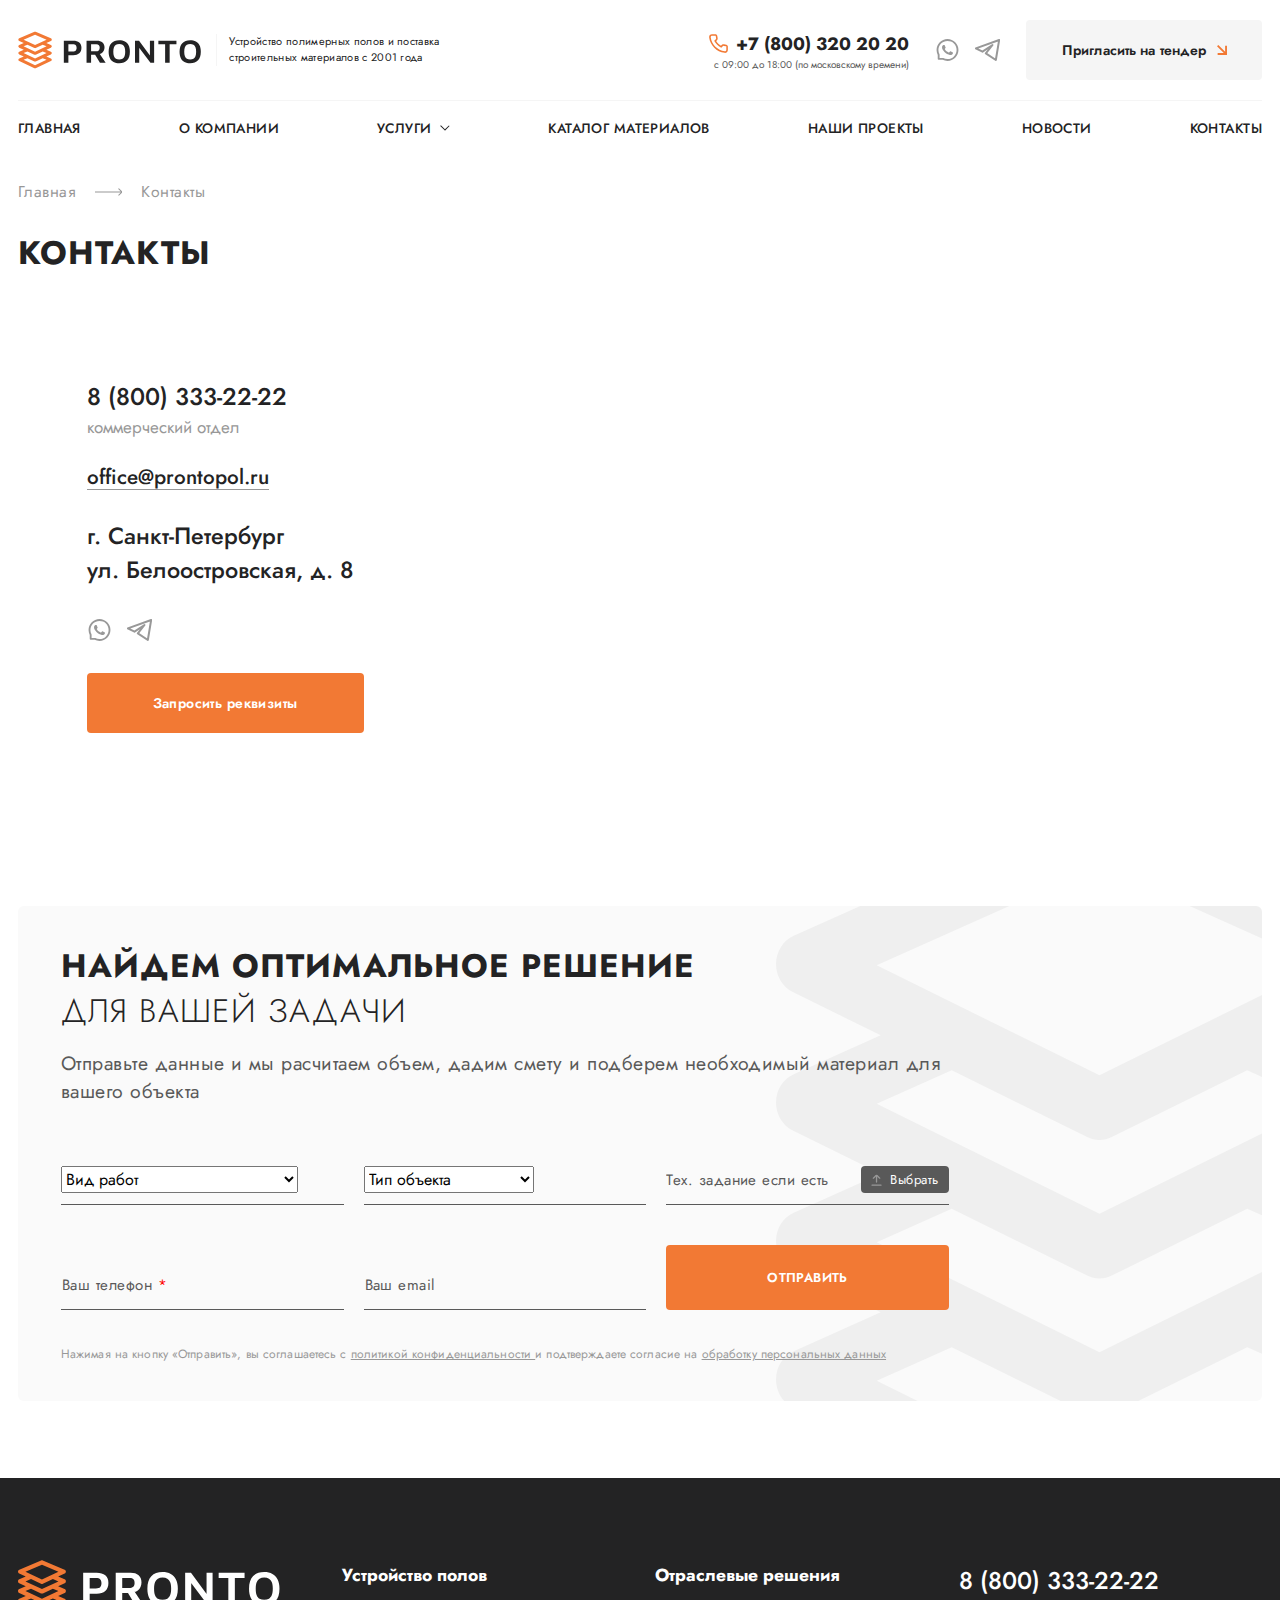
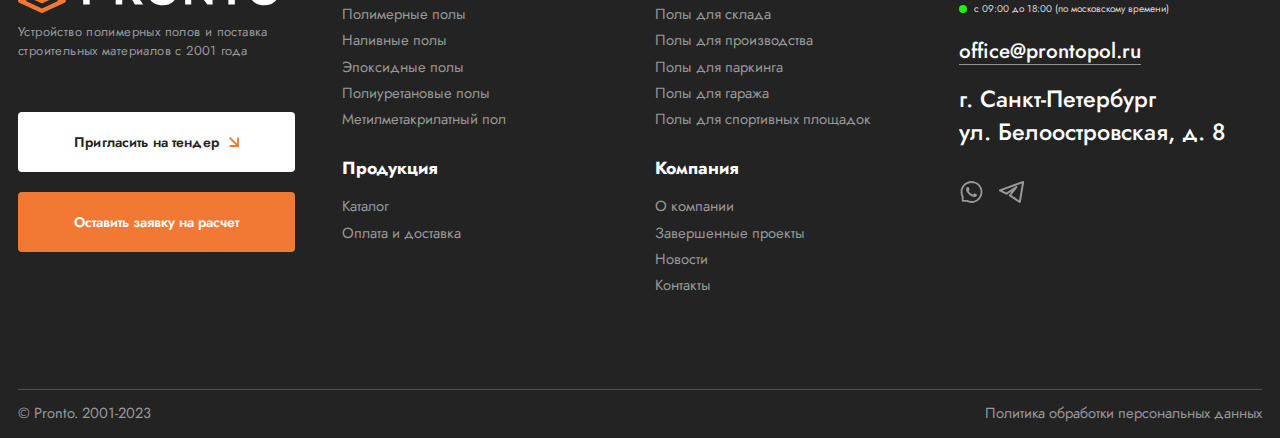
<file: page-contacts.html>
<!DOCTYPE html>
<html lang="ru">

<head>
   <meta charset="UTF-8">
   <meta http-equiv="X-UA-Compatible" content="IE=edge">
   <meta name="viewport" content="width=device-width, initial-scale=1.0">
   <title>Контакты</title>
   <link rel="preconnect" href="https://fonts.googleapis.com">
   <link rel="preconnect" href="https://fonts.gstatic.com" crossorigin>
   <link href="https://fonts.googleapis.com/css2?family=Jost:wght@300;400;500;600;700&display=swap" rel="stylesheet">
   <link rel="stylesheet" href="css/swiper-bundle.min.css">
   <link rel="stylesheet" href="css/choices.min.css">
   <link rel="stylesheet" href="https://cdn.jsdelivr.net/npm/@fancyapps/ui@4.0/dist/fancybox.css">
   <link rel="stylesheet" href="css/style.min.css">
</head>

<body>


   <div class="wrapper">
      <div class="btn__up">&uarr;</div>

      <header class="header">
         <div class="header__inner">
            <div class="container">
               <div class="header__top">
                  <div class="header__top-inner">
                     <div class="logo__block">
                        <a class="logo" href="index.html">
                           <img class="logo__img" src="images/logo.svg" alt="логотип">
                        </a>
                        <div class="logo__deacription">
                           Устройство полимерных полов и поставка
                           строительных материалов с 2001 года
                        </div>
                     </div>
                     <div class="contacts__block">
                        <div class="contacts__phone-box">
                           <a class="contacts__phone" href="tel:78003202020" data-da=".menu__list-mobile,767,last">
                              <svg class="contacts__phone-img" width="25" height="25" viewBox="0 0 25 25" fill="none"
                                 xmlns="http://www.w3.org/2000/svg">
                                 <g clip-path="url(#clip0_1456_18)">
                                    <path
                                       d="M18.9791 21.875C18.8437 21.875 18.7082 21.8646 18.5832 21.8437C10.6041 20.7396 4.26033 14.3958 3.15616 6.41667C3.04158 5.58333 3.29158 4.75 3.84366 4.11458C4.38533 3.48958 5.177 3.125 6.01033 3.125H9.44783C10.3437 3.125 11.0937 3.76042 11.2499 4.63542L11.6562 6.91667C11.8541 8.01042 11.3853 9.125 10.4895 9.77083L10.1457 10.0104C11.4062 11.9271 13.0624 13.5729 14.9999 14.8333L15.2187 14.5312C15.8541 13.625 16.9791 13.1667 18.0728 13.3542L20.3541 13.7604C21.2291 13.9167 21.8645 14.6771 21.8645 15.5625V19C21.8645 19.8333 21.4999 20.625 20.8749 21.1771C20.3541 21.625 19.677 21.875 18.9791 21.875ZM6.01033 4.6875C5.62491 4.6875 5.27075 4.84375 5.01033 5.14583C4.76033 5.4375 4.64575 5.82292 4.69783 6.20833C5.70825 13.4896 11.5103 19.2917 18.7916 20.3021C19.177 20.3542 19.5624 20.2396 19.8541 19.9896C20.1457 19.7292 20.3124 19.3854 20.3124 18.9896V15.5521C20.3124 15.4167 20.2187 15.3125 20.0937 15.2917L17.8124 14.8854C17.302 14.8021 16.802 15.0104 16.5103 15.4271L15.8645 16.3333C15.6249 16.6667 15.177 16.7604 14.8228 16.5521C12.1874 15 9.96866 12.8021 8.427 10.1979C8.21866 9.84375 8.31241 9.39583 8.64575 9.16667L9.57283 8.51042C9.9895 8.21875 10.1978 7.70833 10.1145 7.20833L9.70825 4.90625C9.68741 4.78125 9.57283 4.6875 9.44783 4.6875H6.01033Z"
                                       fill="#F27934" />
                                 </g>
                                 <defs>
                                    <clipPath id="clip0_1456_18">
                                       <rect width="25" height="25" fill="white" />
                                    </clipPath>
                                 </defs>
                              </svg>
                              +7 (800) 320 20 20
                           </a>
                           <p class="phone__time" data-da=".menu__list-mobile,767,last">
                              с 09:00 до 18:00 (по московскому времени)
                           </p>
                           <a class="contacts__phone-mobile" href="tel:+78003202020">
                              <svg class="phone-mobile__img" width="35" height="37" viewBox="0 0 35 37" fill="none"
                                 xmlns="http://www.w3.org/2000/svg">
                                 <rect width="35" height="37" rx="17.5" fill="#FAFAFA" />
                                 <g clip-path="url(#clip0_1456_4550)">
                                    <path
                                       d="M23.9791 27.875C23.8437 27.875 23.7082 27.8646 23.5832 27.8437C15.6041 26.7396 9.26033 20.3958 8.15616 12.4167C8.04158 11.5833 8.29158 10.75 8.84366 10.1146C9.38533 9.48958 10.177 9.125 11.0103 9.125H14.4478C15.3437 9.125 16.0937 9.76042 16.2499 10.6354L16.6562 12.9167C16.8541 14.0104 16.3853 15.125 15.4895 15.7708L15.1457 16.0104C16.4062 17.9271 18.0624 19.5729 19.9999 20.8333L20.2187 20.5312C20.8541 19.625 21.9791 19.1667 23.0728 19.3542L25.3541 19.7604C26.2291 19.9167 26.8645 20.6771 26.8645 21.5625V25C26.8645 25.8333 26.4999 26.625 25.8749 27.1771C25.3541 27.625 24.677 27.875 23.9791 27.875ZM11.0103 10.6875C10.6249 10.6875 10.2707 10.8438 10.0103 11.1458C9.76033 11.4375 9.64575 11.8229 9.69783 12.2083C10.7082 19.4896 16.5103 25.2917 23.7916 26.3021C24.177 26.3542 24.5624 26.2396 24.8541 25.9896C25.1457 25.7292 25.3124 25.3854 25.3124 24.9896V21.5521C25.3124 21.4167 25.2187 21.3125 25.0937 21.2917L22.8124 20.8854C22.302 20.8021 21.802 21.0104 21.5103 21.4271L20.8645 22.3333C20.6249 22.6667 20.177 22.7604 19.8228 22.5521C17.1874 21 14.9687 18.8021 13.427 16.1979C13.2187 15.8437 13.3124 15.3958 13.6457 15.1667L14.5728 14.5104C14.9895 14.2188 15.1978 13.7083 15.1145 13.2083L14.7082 10.9062C14.6874 10.7812 14.5728 10.6875 14.4478 10.6875H11.0103Z"
                                       fill="#595959" />
                                 </g>
                                 <defs>
                                    <clipPath id="clip0_1456_4550">
                                       <rect width="25" height="25" fill="white" transform="translate(5 6)" />
                                    </clipPath>
                                 </defs>
                              </svg>
                           </a>
                        </div>
                        <div class="contacts__social-box" data-da=".phone__time,390,last">
                           <ul class="contacts__social-list">
                              <li class="contacts__social-item">
                                 <a class="contacts__social-link" href="#">
                                    <svg class="social__img social__img-whatsapp" width="25" height="26"
                                       viewBox="0 0 25 26" fill="none" xmlns="http://www.w3.org/2000/svg">
                                       <path
                                          d="M17.4189 15.146C17.1528 15.0093 15.8271 14.3599 15.5806 14.272C15.334 14.1792 15.1533 14.1353 14.9751 14.4087C14.7944 14.6797 14.2817 15.2827 14.1206 15.4658C13.9644 15.6465 13.8057 15.6685 13.5396 15.5342C11.9575 14.7432 10.9199 14.123 9.87744 12.3335C9.60156 11.8574 10.1533 11.8916 10.6685 10.8638C10.7563 10.6831 10.7124 10.5293 10.644 10.3926C10.5757 10.2559 10.0386 8.93262 9.81396 8.39307C9.59668 7.86816 9.37207 7.94141 9.2085 7.93164C9.05225 7.92187 8.87402 7.92188 8.69336 7.92188C8.5127 7.92188 8.22217 7.99023 7.97559 8.25635C7.729 8.52734 7.0332 9.1792 7.0332 10.5024C7.0332 11.8257 7.99756 13.1074 8.12939 13.2881C8.26611 13.4688 10.0264 16.1836 12.729 17.353C14.438 18.0903 15.1069 18.1538 15.9614 18.0269C16.4814 17.9487 17.5532 17.3774 17.7754 16.7451C17.9976 16.1152 17.9976 15.5757 17.9316 15.4634C17.8657 15.3438 17.6851 15.2754 17.4189 15.146Z"
                                          fill="#989898" />
                                       <path
                                          d="M22.588 8.76172C22.0363 7.45068 21.2453 6.27393 20.237 5.26318C19.2287 4.25488 18.0519 3.46143 16.7384 2.91211C15.3956 2.34814 13.9699 2.0625 12.5001 2.0625H12.4513C10.9718 2.06982 9.53871 2.36279 8.19106 2.93896C6.88979 3.49561 5.72279 4.28662 4.72426 5.29492C3.72572 6.30322 2.94203 7.4751 2.40004 8.78125C1.83852 10.1338 1.55531 11.5718 1.56264 13.0513C1.56996 14.7456 1.97524 16.4277 2.73451 17.9316V21.6426C2.73451 22.2627 3.23744 22.7656 3.85756 22.7656H7.57094C9.07485 23.5249 10.757 23.9302 12.4513 23.9375H12.5026C13.965 23.9375 15.3834 23.6543 16.7189 23.1001C18.025 22.5557 19.1994 21.7744 20.2052 20.7759C21.2135 19.7773 22.007 18.6104 22.5612 17.3091C23.1373 15.9614 23.4303 14.5283 23.4376 13.0488C23.445 11.562 23.1569 10.1191 22.588 8.76172ZM18.8991 19.4551C17.1876 21.1494 14.9171 22.082 12.5001 22.082H12.4586C10.9865 22.0747 9.52406 21.7085 8.23256 21.02L8.02748 20.9102H4.58998V17.4727L4.48012 17.2676C3.79164 15.9761 3.42543 14.5137 3.41811 13.0415C3.40834 10.6074 4.33852 8.32227 6.04506 6.60107C7.74916 4.87988 10.027 3.92773 12.4611 3.91797H12.5026C13.7233 3.91797 14.9074 4.15478 16.0231 4.62354C17.112 5.08008 18.0885 5.73682 18.9284 6.57666C19.7658 7.41406 20.4249 8.39307 20.8815 9.48193C21.3551 10.6099 21.5919 11.8062 21.5871 13.0415C21.5724 15.4731 20.6178 17.751 18.8991 19.4551Z"
                                          fill="#989898" />
                                    </svg>
                                 </a>
                              </li>
                              <li class="contacts__social-item">
                                 <a class="contacts__social-link" href="#">
                                    <svg class="social__img social__img-telegram" width="25" height="26"
                                       viewBox="0 0 25 26" fill="none" xmlns="http://www.w3.org/2000/svg">
                                       <g clip-path="url(#clip0_1456_29)">
                                          <path
                                             d="M24.1673 3L0.833984 11.3333L7.50065 14.6667L17.5007 8L10.834 16.3333L20.834 23L24.1673 3Z"
                                             stroke="#989898" stroke-width="2" stroke-linejoin="round" />
                                       </g>
                                       <defs>
                                          <clipPath id="clip0_1456_29">
                                             <rect width="25" height="25" fill="white" transform="translate(0 0.5)" />
                                          </clipPath>
                                       </defs>
                                    </svg>
                                 </a>
                              </li>
                           </ul>
                        </div>
                        <div class="contacts__tender-box">
                           <button class="tender__btn" data-popup="#tender" data-da=".menu__list-mobile,620,last">
                              Пригласить на тендер
                              <svg class="tender__btn-img" width="10" height="10" viewBox="0 0 10 10" fill="none"
                                 xmlns="http://www.w3.org/2000/svg">
                                 <path
                                    d="M8.11933 6.79843L8.10372 0.632108L9.97639 0.636821L10 10L0.636822 9.97639L0.6321 8.10373L6.79851 8.11925L0 1.32081L1.32081 0L8.11933 6.79843Z"
                                    fill="#F27934" />
                              </svg>
                           </button>
                        </div>
                     </div>
                     <button type="button" class="icon-menu"><span></span></button>
                  </div>
               </div>
            </div>
            <div class="container">
               <div class="header__navigation">
                  <nav class="menu">
                     <ul class="menu__list">
                        <li class="menu__list-item">
                           <a class="menu__list-link" href="index.html">Главная</a>
                        </li>
                        <li class="menu__list-item">
                           <a class="menu__list-link" href="#company">о Компании</a>
                        </li>
                        <!--===== sub-menu =====-->
                        <li class="menu__list-item menu__list-item-services">
                           <a class="menu__list-link" href="#services">Услуги</a>
                           <svg class="menu__arrow arrow" width="12" height="8" viewBox="0 0 12 8" fill="none"
                              xmlns="http://www.w3.org/2000/svg">
                              <path fill-rule="evenodd" clip-rule="evenodd"
                                 d="M5.55868 6.79219L5.96577 7.19927L11.4658 1.69922L10.6516 0.885045L5.93731 5.59938L1.05227 0.714331L0.266548 1.50005L5.55868 6.79219Z"
                                 fill="#232324" />
                           </svg>
                           <ul class="sub-menu__list">
                              <li class="box-shadow-item">
                                 <ul class="box-shadow-list">
                                    <li class="box-shadow-wrapper">
                                       <ul class="box-shadow-inner">
                                          <li class="sub-menu__list-item">
                                             <a class="sub-menu__list-link" href="#">Полимерные полы</a>
                                          </li>
                                          <li class="sub-menu__list-item">
                                             <a class="sub-menu__list-link" href="#">Наливные полы</a>
                                          </li>
                                          <li class="sub-menu__list-item">
                                             <a class="sub-menu__list-link" href="#">Эпоксидные полы</a>
                                          </li>
                                          <li class="sub-menu__list-item">
                                             <a class="sub-menu__list-link" href="#">Полиуретановые полы</a>
                                          </li>
                                          <li class="sub-menu__list-item">
                                             <a class="sub-menu__list-link" href="#">Метилметакрилатный пол</a>
                                          </li>
                                          <li class="sub-menu__list-item">
                                             <a class="sub-menu__list-link" href="#">Устройство полов для
                                                производства</a>
                                          </li>
                                          <li class="sub-menu__list-item">
                                             <a class="sub-menu__list-link" href="#">Устройство полов для паркинга</a>
                                          </li>
                                       </ul>
                                    </li>
                                 </ul>
                              </li>
                           </ul>
                        </li>
                        <!--===== sub-menu =====-->
                        <li class="menu__list-item">
                           <a class="menu__list-link" href="page-catalog.html">Каталог материалов</a>
                        </li>
                        <li class="menu__list-item">
                           <a class="menu__list-link" href="#projects">Наши проекты</a>
                        </li>
                        <li class="menu__list-item">
                           <a class="menu__list-link" href="#news">Новости</a>
                        </li>
                        <li class="menu__list-item">
                           <a class="menu__list-link" href="#">Контакты</a>
                        </li>
                     </ul>
                  </nav>
                  <!-- mobile menu -->
                  <nav class="menu__mobile">
                     <ul class="menu__list-mobile">
                        <li class="menu__list-item menu__list-item-logo">
                           <img class="logo-mobile" src="images/mobile-logo.svg" alt="">
                        </li>
                        <li class="menu__list-item">
                           <a class="menu__list-link" href="index.html">Главная</a>
                        </li>
                        <li class="menu__list-item">
                           <a class="menu__list-link" href="#">О компании</a>
                        </li>
                        <!-- mobile sub-menu -->
                        <li class="menu__list-item menu__list-item-mobile">
                           <button class="menu__list-btn-mobile">Услуги</button>
                           <svg class="mobile-menu__arrow" width="9" height="6" viewBox="0 0 9 6" fill="none"
                              xmlns="http://www.w3.org/2000/svg">
                              <path
                                 d="M4.5 5.51047C4.36637 5.51047 4.23327 5.45977 4.1313 5.35809L0.152739 1.37954C-0.0509132 1.17564 -0.0509132 0.845785 0.152739 0.642424C0.356392 0.438528 0.686247 0.438528 0.889851 0.642424L4.5 4.25228L8.11015 0.642424C8.3138 0.438528 8.64366 0.438528 8.84726 0.642424C9.05091 0.846076 9.05091 1.17564 8.84726 1.37954L4.86846 5.35809C4.76678 5.45977 4.63339 5.51047 4.5 5.51047Z"
                                 fill="#232324" />
                           </svg>
                           <ul class="sub-menu__list-mobile">
                              <li class="sub-menu__list-item">
                                 <a class="sub-menu__list-link" href="#">Полимерные полы</a>
                              </li>
                              <li class="sub-menu__list-item">
                                 <a class="sub-menu__list-link" href="#">Наливные полы</a>
                              </li>
                              <li class="sub-menu__list-item">
                                 <a class="sub-menu__list-link" href="#">Эпоксидные полы</a>
                              </li>
                              <li class="sub-menu__list-item">
                                 <a class="sub-menu__list-link" href="#">Полиуретановые полы</a>
                              </li>
                              <li class="sub-menu__list-item">
                                 <a class="sub-menu__list-link" href="#">Метилметакрилатный пол</a>
                              </li>
                              <li class="sub-menu__list-item">
                                 <a class="sub-menu__list-link" href="#">Устройство полов для
                                    производства</a>
                              </li>
                              <li class="sub-menu__list-item">
                                 <a class="sub-menu__list-link" href="#">Устройство полов для паркинга</a>
                              </li>
                           </ul>
                        </li>
                        <!-- mobile sub-menu -->
                        <li class="menu__list-item">
                           <a class="menu__list-link" href="#">Каталог материалов</a>
                        </li>
                        <li class="menu__list-item">
                           <a class="menu__list-link" href="#">Наши проекты</a>
                        </li>
                        <li class="menu__list-item">
                           <a class="menu__list-link" href="#">Новости</a>
                        </li>
                        <li class="menu__list-item">
                           <a class="menu__list-link" href="#">Контакты</a>
                        </li>
                     </ul>
                  </nav>
                  <!-- mobile menu -->
               </div>
            </div>
         </div>
      </header>

      <div class="breadcrumbs">
         <div class="container">
            <div class="breadcrumbs__body">
               <div class="breadcrumbs__inner">
                  <ul class="breadcrumbs__list mobile-overflow ">
                     <li class="breadcrumbs__list-item">
                        <a class="breadcrumbs__list-item-link breadcrumbs__list-item-link--great" href="index.html">
                           Главная
                        </a>
                     </li>
                     <li class="breadcrumbs__list-item">
                        Контакты <span class="text-delete__mobile">
                        </span><span class="text-dots__mobile"></span>
                     </li>
                  </ul>
               </div>
            </div>
         </div>
      </div>

      <main class="main">

         <section class="page-contacts">
            <div class="section-title__block">
               <div class="container">
                  <div class="title__block-inner page-title__block-inner">
                     <div class="title__block-text">
                        <h2 class="section__title  page-section__title  one-news__title">
                           <span class="section__title--bold">
                              Контакты
                           </span>
                        </h2>
                     </div>
                  </div>
               </div>
            </div>
            <div class="container">
               <div class="page-contacts__inner">
                  <div class="content__block">
                     <div class="content__block-body">
                        <div class="content__item-box">
                           <a class="footer__phone content__phone" href="tel:88003332222">
                              8 (800) 333-22-22
                           </a>
                           <p class="content__commercial">
                              коммерческий отдел
                           </p>
                        </div>
                        <div class="content__item-box">
                           <a class="footer__mail  content__mail" href="mailto:office@prontopol.ru">
                              office@prontopol.ru
                           </a>
                        </div>
                        <div class="content__item-box">
                           <address class="footer__address content__address">
                              г. Санкт-Петербург <br>
                              ул. Белоостровская, д. 8
                           </address>
                        </div>
                        <div class="content__item-box">
                           <ul class="contacts__social-list">
                              <li class="contacts__social-item">
                                 <a class="contacts__social-link" href="#">
                                    <svg class="social__img social__img-whatsapp" width="25" height="26"
                                       viewBox="0 0 25 26" fill="none" xmlns="http://www.w3.org/2000/svg">
                                       <path
                                          d="M17.4189 15.146C17.1528 15.0093 15.8271 14.3599 15.5806 14.272C15.334 14.1792 15.1533 14.1353 14.9751 14.4087C14.7944 14.6797 14.2817 15.2827 14.1206 15.4658C13.9644 15.6465 13.8057 15.6685 13.5396 15.5342C11.9575 14.7432 10.9199 14.123 9.87744 12.3335C9.60156 11.8574 10.1533 11.8916 10.6685 10.8638C10.7563 10.6831 10.7124 10.5293 10.644 10.3926C10.5757 10.2559 10.0386 8.93262 9.81396 8.39307C9.59668 7.86816 9.37207 7.94141 9.2085 7.93164C9.05225 7.92187 8.87402 7.92188 8.69336 7.92188C8.5127 7.92188 8.22217 7.99023 7.97559 8.25635C7.729 8.52734 7.0332 9.1792 7.0332 10.5024C7.0332 11.8257 7.99756 13.1074 8.12939 13.2881C8.26611 13.4688 10.0264 16.1836 12.729 17.353C14.438 18.0903 15.1069 18.1538 15.9614 18.0269C16.4814 17.9487 17.5532 17.3774 17.7754 16.7451C17.9976 16.1152 17.9976 15.5757 17.9316 15.4634C17.8657 15.3438 17.6851 15.2754 17.4189 15.146Z"
                                          fill="#989898" />
                                       <path
                                          d="M22.588 8.76172C22.0363 7.45068 21.2453 6.27393 20.237 5.26318C19.2287 4.25488 18.0519 3.46143 16.7384 2.91211C15.3956 2.34814 13.9699 2.0625 12.5001 2.0625H12.4513C10.9718 2.06982 9.53871 2.36279 8.19106 2.93896C6.88979 3.49561 5.72279 4.28662 4.72426 5.29492C3.72572 6.30322 2.94203 7.4751 2.40004 8.78125C1.83852 10.1338 1.55531 11.5718 1.56264 13.0513C1.56996 14.7456 1.97524 16.4277 2.73451 17.9316V21.6426C2.73451 22.2627 3.23744 22.7656 3.85756 22.7656H7.57094C9.07485 23.5249 10.757 23.9302 12.4513 23.9375H12.5026C13.965 23.9375 15.3834 23.6543 16.7189 23.1001C18.025 22.5557 19.1994 21.7744 20.2052 20.7759C21.2135 19.7773 22.007 18.6104 22.5612 17.3091C23.1373 15.9614 23.4303 14.5283 23.4376 13.0488C23.445 11.562 23.1569 10.1191 22.588 8.76172ZM18.8991 19.4551C17.1876 21.1494 14.9171 22.082 12.5001 22.082H12.4586C10.9865 22.0747 9.52406 21.7085 8.23256 21.02L8.02748 20.9102H4.58998V17.4727L4.48012 17.2676C3.79164 15.9761 3.42543 14.5137 3.41811 13.0415C3.40834 10.6074 4.33852 8.32227 6.04506 6.60107C7.74916 4.87988 10.027 3.92773 12.4611 3.91797H12.5026C13.7233 3.91797 14.9074 4.15478 16.0231 4.62354C17.112 5.08008 18.0885 5.73682 18.9284 6.57666C19.7658 7.41406 20.4249 8.39307 20.8815 9.48193C21.3551 10.6099 21.5919 11.8062 21.5871 13.0415C21.5724 15.4731 20.6178 17.751 18.8991 19.4551Z"
                                          fill="#989898" />
                                    </svg>
                                 </a>
                              </li>
                              <li class="contacts__social-item">
                                 <a class="contacts__social-link" href="#">
                                    <svg class="social__img social__img-telegram" width="25" height="26"
                                       viewBox="0 0 25 26" fill="none" xmlns="http://www.w3.org/2000/svg">
                                       <g clip-path="url(#clip0_1456_29)">
                                          <path
                                             d="M24.1673 3L0.833984 11.3333L7.50065 14.6667L17.5007 8L10.834 16.3333L20.834 23L24.1673 3Z"
                                             stroke="#989898" stroke-width="2" stroke-linejoin="round" />
                                       </g>
                                       <defs>
                                          <clipPath id="clip0_1456_2913">
                                             <rect width="25" height="25" fill="white" transform="translate(0 0.5)" />
                                          </clipPath>
                                       </defs>
                                    </svg>
                                 </a>
                              </li>
                           </ul>
                        </div>
                        <div class="content__item-box">
                           <a class="details__btn" data-fancybox data-src="#requisites" href="javascript:;">
                              Запросить реквизиты
                           </a>
                        </div>
                     </div>
                  </div>
                  <div class="maps__block">
                     <div id="map-pronto" class="contacts-map"></div>
                     <div id="map-pronto-mobile" class="contacts-map-mobile"></div>
                  </div>
               </div>
            </div>
         </section>

         <section class="optimal">
            <div class="container optimal__container">
               <div class="optimal__inner">
                  <div class="optimal__body">
                     <div class="section-title__block">
                        <div class="title__block-inner">
                           <div class="title__block-text">
                              <h2 class="section__title section__title-optimal"><span class="section__title--bold">
                                    Найдем <br class="title-optimal__br"> оптимальное решение
                                 </span>
                                 для вашей задачи </h2>
                              <p class="section__title-info  section__title-optimal-info">
                                 Отправьте данные и мы расчитаем объем, дадим смету и подберем необходимый материал для
                                 вашего объекта
                              </p>
                           </div>
                        </div>
                     </div>
                     <form class="optimal__form" action="#">
                        <div class="optimal__form-inner">
                           <div class="calculation-data__block">
                              <div class="calculation-data__item">
                                 <div class="calculation-data__select">
                                    <select class="multi-default">
                                       <option class="calculation-data__option" selected>
                                          Вид работ
                                       </option>
                                       <option class="calculation-data__option" value="Устройство полимерных полов">
                                          Устройство полимерных полов
                                       </option>
                                       <option class="calculation-data__option" value="Бетонные работы">
                                          Бетонные работы
                                       </option>
                                       <option class="calculation-data__option" value="Полимерные покрытия">
                                          Полимерные покрытия
                                       </option>
                                       <option class="calculation-data__option" value="Строительство">
                                          Строительство
                                       </option>
                                       <option class="calculation-data__option" value="Специальные покрытия">
                                          Специальные покрытия
                                       </option>
                                    </select>
                                 </div>
                              </div>
                              <div class="calculation-data__item">
                                 <div class="calculation-data__select">
                                    <select class="multi-default">
                                       <option class="calculation-data__option" selected>
                                          Тип объекта
                                       </option>
                                       <option class="calculation-data__option" value="Стадион">
                                          Стадион
                                       </option>
                                       <option class="calculation-data__option" value="Подземная парковка">
                                          Подземная парковка
                                       </option>
                                       <option class="calculation-data__option" value="Торговый центр">
                                          Торговый центр
                                       </option>
                                    </select>
                                 </div>
                              </div>
                              <div class="calculation-data__item">
                                 <div class="calculation-data__input">
                                    <div class="field__wrapper">
                                       <input type="file" name="file" id="field__file" class="field field__file"
                                          multiple>
                                       <label class="field__file-wrapper" for="field__file">
                                          <span class="field__file-fake">Тех. задание если есть</span>
                                          <span class="field__file-button">
                                             <img class="file-button__img" src="images/icons/calculation-icon.svg"
                                                alt="">
                                             Выбрать
                                          </span>
                                       </label>
                                    </div>
                                 </div>
                              </div>
                           </div>
                           <div class="user-data__block">
                              <div class="user-data__item">
                                 <div class="text-field text-field_floating">
                                    <input class="text-field__input" type="tel" id="phone" placeholder="Ваш телефон *">
                                    <label class="text-field__label" for="phone">Ваш телефон <span
                                          class="span__red">*</span>
                                    </label>
                                 </div>
                              </div>
                              <div class="user-data__item ">
                                 <div class="text-field text-field_floating">
                                    <input class="text-field__input" type="email" id="email" placeholder="Ваш email">
                                    <label class="text-field__label" for="email">Ваш email</label>
                                 </div>
                              </div>
                              <div class="user-data__item">
                                 <button class="user-data__btn" type="submit">Отправить</button>
                              </div>
                           </div>
                        </div>
                     </form>
                     <div class="optimal-politics__block">
                        <div class="optimal-politics__info">
                           Нажимая на кнопку «Отправить», вы соглашаетесь с
                           <a class="optimal-politics__link" href="#">
                              политикой конфиденциальности
                           </a> и подтверждаете согласие на
                           <a class="optimal-politics__link" href="#">
                              обработку персональных данных
                           </a>
                        </div>
                     </div>
                  </div>
               </div>
            </div>
         </section>

      </main>

      <footer class="footer">
         <div class="container">
            <div class="footer__inner">
               <ul class="footer__list">
                  <li class="footer__item footer__item-info">
                     <div class="footer__item-body">
                        <a class="footer__logo" href="#">
                           <img class="footer__logo-img" src="images/footer-logo.svg" alt="логотип">
                        </a>
                        <div class="footer__info-description">
                           Устройство полимерных полов и поставка строительных материалов с 2001 года
                        </div>
                        <div class="footer__info-buttons">
                           <button class="footer-tender__btn" data-popup="#tender">
                              Пригласить на тендер
                              <svg class="tender__btn-img" width="10" height="10" viewBox="0 0 10 10" fill="none"
                                 xmlns="http://www.w3.org/2000/svg">
                                 <path
                                    d="M8.11933 6.79843L8.10372 0.632108L9.97639 0.636821L10 10L0.636822 9.97639L0.6321 8.10373L6.79851 8.11925L0 1.32081L1.32081 0L8.11933 6.79843Z"
                                    fill="#F27934" />
                              </svg>
                           </button>
                           <button class="calculate__btn footer-calculate__btn">
                              Оставить заявку на расчет
                           </button>
                        </div>
                     </div>
                  </li>
                  <li class="footer__item footer__item-navigation">
                     <div class="navigation-item__top">
                        <div class="footer__item-body block" data-spollers="380,max">
                           <button class="footer__item-title block__title" data-spoller>
                              Устройство полов
                           </button>
                           <nav class="footer__menu">
                              <ul class="footer__menu-list">
                                 <li class="footer-menu__list-item">
                                    <a class="footer-menu__list-link" href="#">Полимерные полы</a>
                                 </li>
                                 <li class="footer-menu__list-item">
                                    <a class="footer-menu__list-link" href="#">Наливные полы</a>
                                 </li>
                                 <li class="footer-menu__list-item">
                                    <a class="footer-menu__list-link" href="#">Эпоксидные полы</a>
                                 </li>
                                 <li class="footer-menu__list-item">
                                    <a class="footer-menu__list-link" href="#">Полиуретановые полы</a>
                                 </li>
                                 <li class="footer-menu__list-item">
                                    <a class="footer-menu__list-link" href="#">Метилметакрилатный пол</a>
                                 </li>
                              </ul>
                           </nav>
                        </div>
                     </div>
                     <div class="navigation-item__bottom">
                        <div class="footer__item-body block" data-spollers="380,max">
                           <button class="footer__item-title block__title" data-spoller>
                              Продукция
                           </button>
                           <nav class="footer__menu">
                              <ul class="footer__menu-list">
                                 <li class="footer-menu__list-item">
                                    <a class="footer-menu__list-link" href="#">Каталог</a>
                                 </li>
                                 <li class="footer-menu__list-item">
                                    <a class="footer-menu__list-link" href="#">Оплата и доставка</a>
                                 </li>
                              </ul>
                           </nav>
                        </div>
                     </div>
                  </li>
                  <li class="footer__item footer__item-navigation">
                     <div class="navigation-item__top">
                        <div class="footer__item-body block" data-spollers="380,max">
                           <button class="footer__item-title block__title" data-spoller>
                              Отраслевые решения
                           </button>
                           <nav class="footer__menu">
                              <ul class="footer__menu-list">
                                 <li class="footer-menu__list-item">
                                    <a class="footer-menu__list-link" href="#">Полы для склада</a>
                                 </li>
                                 <li class="footer-menu__list-item">
                                    <a class="footer-menu__list-link" href="#">Полы для производства</a>
                                 </li>
                                 <li class="footer-menu__list-item">
                                    <a class="footer-menu__list-link" href="#">Полы для паркинга</a>
                                 </li>
                                 <li class="footer-menu__list-item">
                                    <a class="footer-menu__list-link" href="#">Полы для гаража</a>
                                 </li>
                                 <li class="footer-menu__list-item">
                                    <a class="footer-menu__list-link" href="#">Полы для спортивных площадок</a>
                                 </li>
                              </ul>
                           </nav>
                        </div>
                     </div>
                     <div class="navigation-item__bottom">
                        <div class="footer__item-body block" data-spollers="380,max">
                           <button class="footer__item-title block__title" data-spoller>
                              Компания
                           </button>
                           <nav class="footer__menu">
                              <ul class="footer__menu-list">
                                 <li class="footer-menu__list-item">
                                    <a class="footer-menu__list-link" href="#">О компании</a>
                                 </li>
                                 <li class="footer-menu__list-item">
                                    <a class="footer-menu__list-link" href="#">Завершенные проекты</a>
                                 </li>
                                 <li class="footer-menu__list-item">
                                    <a class="footer-menu__list-link" href="#">Новости</a>
                                 </li>
                                 <li class="footer-menu__list-item">
                                    <a class="footer-menu__list-link" href="#">Контакты</a>
                                 </li>
                              </ul>
                           </nav>
                        </div>
                     </div>
                  </li>
                  <li class="footer__item footer__item-contacts">
                     <div class="footer__item-body">
                        <div class="footer__item-box item-phone__box">
                           <a class="footer__phone" href="tel:88003332222">
                              8 (800) 333-22-22
                           </a>
                           <p class="contacts__time">
                              с 09:00 до 18:00 (по московскому времени)
                           </p>
                        </div>
                        <div class="footer__item-box item-mail__box">
                           <a class="footer__mail" href="mailto:office@prontopol.ru">
                              office@prontopol.ru
                           </a>
                        </div>
                        <div class="footer__item-box item-address__box">
                           <address class="footer__address">
                              г. Санкт-Петербург <br>
                              ул. Белоостровская, д. 8
                           </address>
                        </div>
                        <div class="footer__item-box item-social__box">
                           <ul class="contacts__social-list">
                              <li class="contacts__social-item">
                                 <a class="contacts__social-link" href="#">
                                    <svg class="social__img social__img-whatsapp" width="25" height="26"
                                       viewBox="0 0 25 26" fill="none" xmlns="http://www.w3.org/2000/svg">
                                       <path
                                          d="M17.4189 15.146C17.1528 15.0093 15.8271 14.3599 15.5806 14.272C15.334 14.1792 15.1533 14.1353 14.9751 14.4087C14.7944 14.6797 14.2817 15.2827 14.1206 15.4658C13.9644 15.6465 13.8057 15.6685 13.5396 15.5342C11.9575 14.7432 10.9199 14.123 9.87744 12.3335C9.60156 11.8574 10.1533 11.8916 10.6685 10.8638C10.7563 10.6831 10.7124 10.5293 10.644 10.3926C10.5757 10.2559 10.0386 8.93262 9.81396 8.39307C9.59668 7.86816 9.37207 7.94141 9.2085 7.93164C9.05225 7.92187 8.87402 7.92188 8.69336 7.92188C8.5127 7.92188 8.22217 7.99023 7.97559 8.25635C7.729 8.52734 7.0332 9.1792 7.0332 10.5024C7.0332 11.8257 7.99756 13.1074 8.12939 13.2881C8.26611 13.4688 10.0264 16.1836 12.729 17.353C14.438 18.0903 15.1069 18.1538 15.9614 18.0269C16.4814 17.9487 17.5532 17.3774 17.7754 16.7451C17.9976 16.1152 17.9976 15.5757 17.9316 15.4634C17.8657 15.3438 17.6851 15.2754 17.4189 15.146Z"
                                          fill="#989898" />
                                       <path
                                          d="M22.588 8.76172C22.0363 7.45068 21.2453 6.27393 20.237 5.26318C19.2287 4.25488 18.0519 3.46143 16.7384 2.91211C15.3956 2.34814 13.9699 2.0625 12.5001 2.0625H12.4513C10.9718 2.06982 9.53871 2.36279 8.19106 2.93896C6.88979 3.49561 5.72279 4.28662 4.72426 5.29492C3.72572 6.30322 2.94203 7.4751 2.40004 8.78125C1.83852 10.1338 1.55531 11.5718 1.56264 13.0513C1.56996 14.7456 1.97524 16.4277 2.73451 17.9316V21.6426C2.73451 22.2627 3.23744 22.7656 3.85756 22.7656H7.57094C9.07485 23.5249 10.757 23.9302 12.4513 23.9375H12.5026C13.965 23.9375 15.3834 23.6543 16.7189 23.1001C18.025 22.5557 19.1994 21.7744 20.2052 20.7759C21.2135 19.7773 22.007 18.6104 22.5612 17.3091C23.1373 15.9614 23.4303 14.5283 23.4376 13.0488C23.445 11.562 23.1569 10.1191 22.588 8.76172ZM18.8991 19.4551C17.1876 21.1494 14.9171 22.082 12.5001 22.082H12.4586C10.9865 22.0747 9.52406 21.7085 8.23256 21.02L8.02748 20.9102H4.58998V17.4727L4.48012 17.2676C3.79164 15.9761 3.42543 14.5137 3.41811 13.0415C3.40834 10.6074 4.33852 8.32227 6.04506 6.60107C7.74916 4.87988 10.027 3.92773 12.4611 3.91797H12.5026C13.7233 3.91797 14.9074 4.15478 16.0231 4.62354C17.112 5.08008 18.0885 5.73682 18.9284 6.57666C19.7658 7.41406 20.4249 8.39307 20.8815 9.48193C21.3551 10.6099 21.5919 11.8062 21.5871 13.0415C21.5724 15.4731 20.6178 17.751 18.8991 19.4551Z"
                                          fill="#989898" />
                                    </svg>
                                 </a>
                              </li>
                              <li class="contacts__social-item">
                                 <a class="contacts__social-link" href="#">
                                    <svg class="social__img social__img-telegram" width="25" height="26"
                                       viewBox="0 0 25 26" fill="none" xmlns="http://www.w3.org/2000/svg">
                                       <g clip-path="url(#clip0_1456_29)">
                                          <path
                                             d="M24.1673 3L0.833984 11.3333L7.50065 14.6667L17.5007 8L10.834 16.3333L20.834 23L24.1673 3Z"
                                             stroke="#989898" stroke-width="2" stroke-linejoin="round" />
                                       </g>
                                       <defs>
                                          <clipPath id="clip0_1456_2919">
                                             <rect width="25" height="25" fill="white" transform="translate(0 0.5)" />
                                          </clipPath>
                                       </defs>
                                    </svg>
                                 </a>
                              </li>
                           </ul>
                        </div>
                     </div>
                  </li>
               </ul>
               <div class="footer__copy">
                  <div class="footer__copy-num">
                     © Pronto. 2001-2023
                  </div>
                  <a class="footer__policy" href="#">
                     Политика обработки персональных данных
                  </a>
               </div>
            </div>
         </div>
      </footer>



      <div class="popup__body" id="requisites">
         <form class="popup__form" action="#">
            <div class="popup__body-wrapper">
               <div class="popup__body-inner">
                  <div class="popup__content">
                     <div class="popup__content-box popup__title-box">
                        <h5 class="popup__title">
                           <b>Вышлем реквизиты на почту</b>
                        </h5>
                        <p class="popup__description">
                           Заполните форму и получите реквизиты через 1 минуту
                        </p>
                     </div>
                     <div class="popup__content-box">
                        <div class="popup-user__block">
                           <div class="user-data__item">
                              <div class="text-field text-field_floating">
                                 <input class="text-field__input" type="tel" id="phone-4" placeholder="Ваш телефон *">
                                 <label class="text-field__label" for="phone-4">Ваш телефон <span
                                       class="span__red">*</span>
                                 </label>
                              </div>
                           </div>
                           <div class="user-data__item">
                              <div class="text-field text-field_floating">
                                 <input class="text-field__input" type="email" id="email-4" placeholder="Ваш email">
                                 <label class="text-field__label" for="email-4">Ваш email</label>
                              </div>
                           </div>
                        </div>
                     </div>
                     <div class="popup__content-box popup__btn-box">
                        <div class="user-data__item">
                           <button class="user-data__btn" type="submit">Отправить</button>
                        </div>
                     </div>
                     <div class="popup__content-box">
                        <div class="optimal-politics__info popup-politics__info">
                           Нажимая на кнопку «Отправить», вы соглашаетесь с
                           <a class="optimal-politics__link" href="#">
                              политикой конфиденциальности
                           </a> и подтверждаете согласие на
                           <a class="optimal-politics__link" href="#">
                              обработку персональных данных
                           </a>
                        </div>
                     </div>
                  </div>
               </div>
            </div>
         </form>
      </div>


   </div>








   <script src="https://ajax.googleapis.com/ajax/libs/jquery/3.4.1/jquery.min.js"></script>
   <script src="https://cdn.jsdelivr.net/npm/@fancyapps/ui@4.0/dist/fancybox.umd.js"></script>
   <script src="js/swiper-bundle.min.js"></script>
   <script src="js/choices.min.js"></script>
   <script src="js/mixitup.min.js"></script>
   <script src="https://api-maps.yandex.ru/2.1/?apikey=вашAPI-ключ&lang=ru_RU"></script>
   <script src="js/main.min.js"></script>
</body>

</html>
</file>
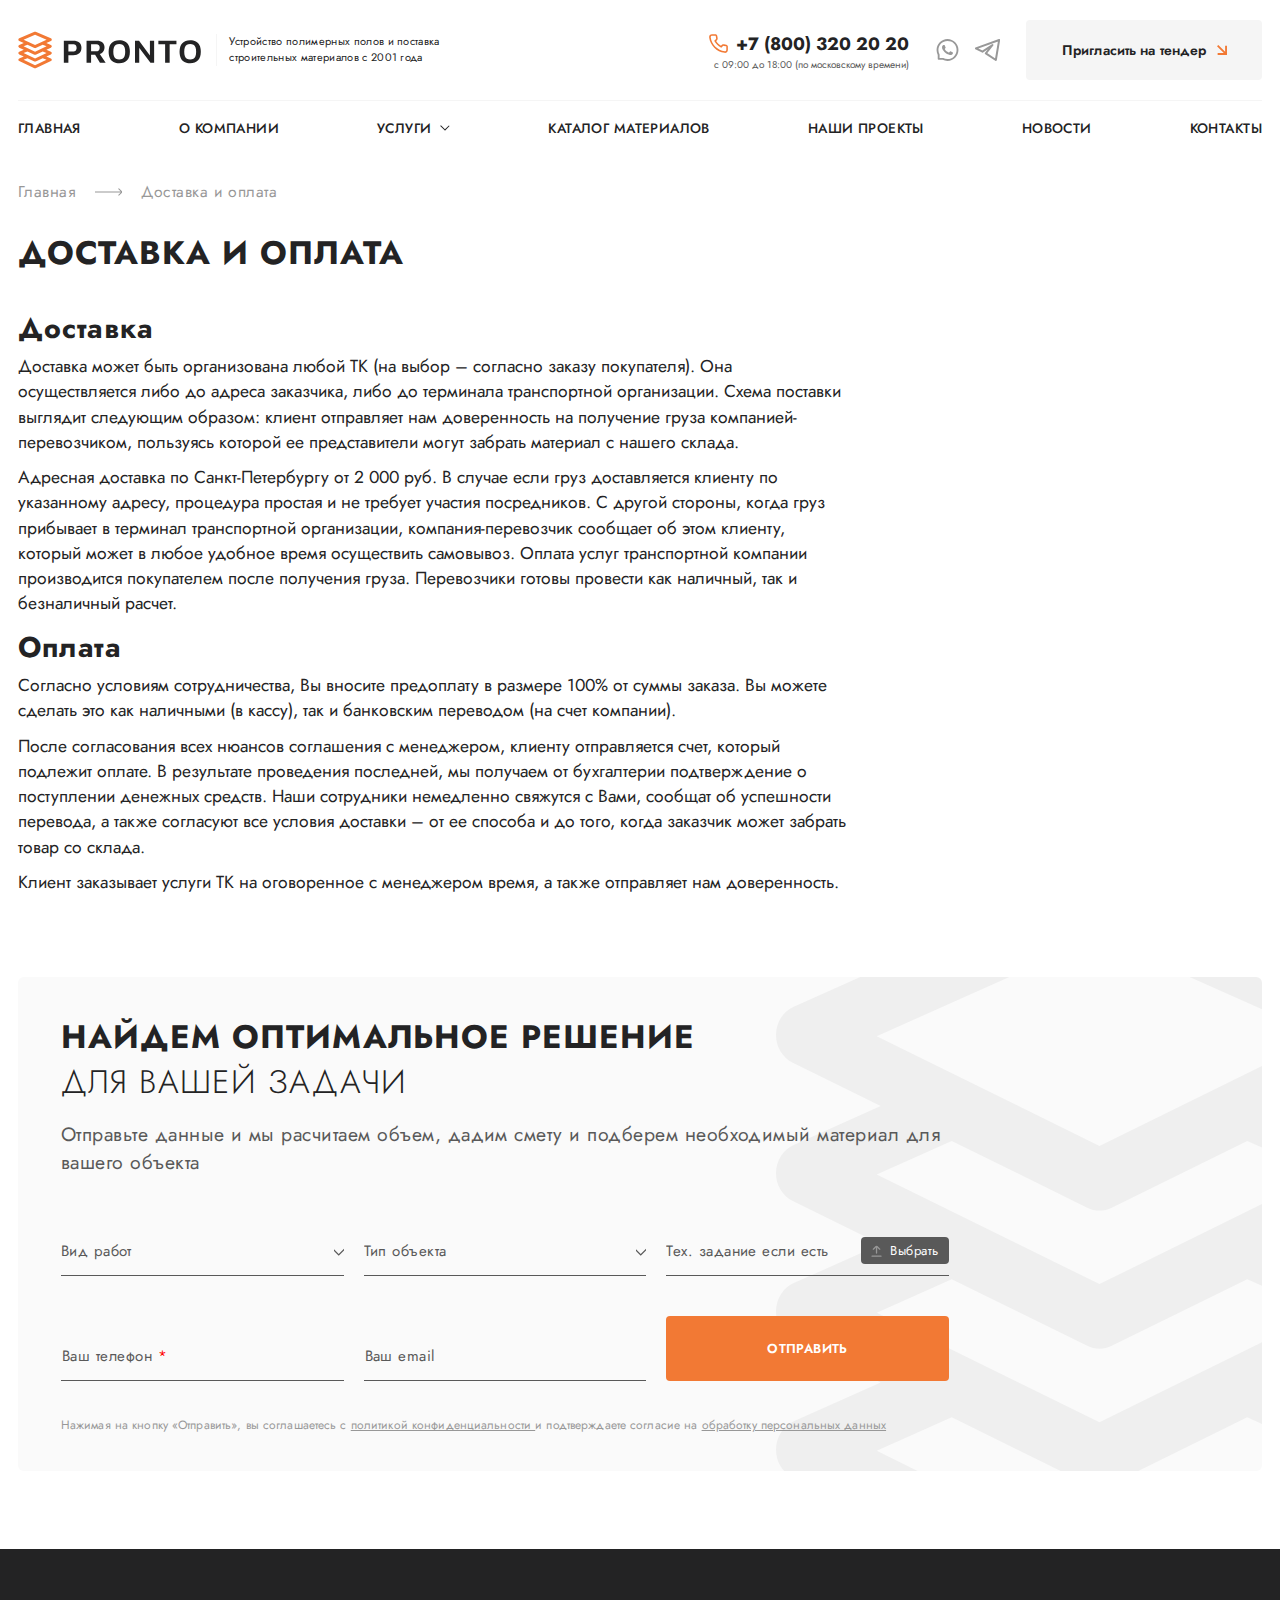
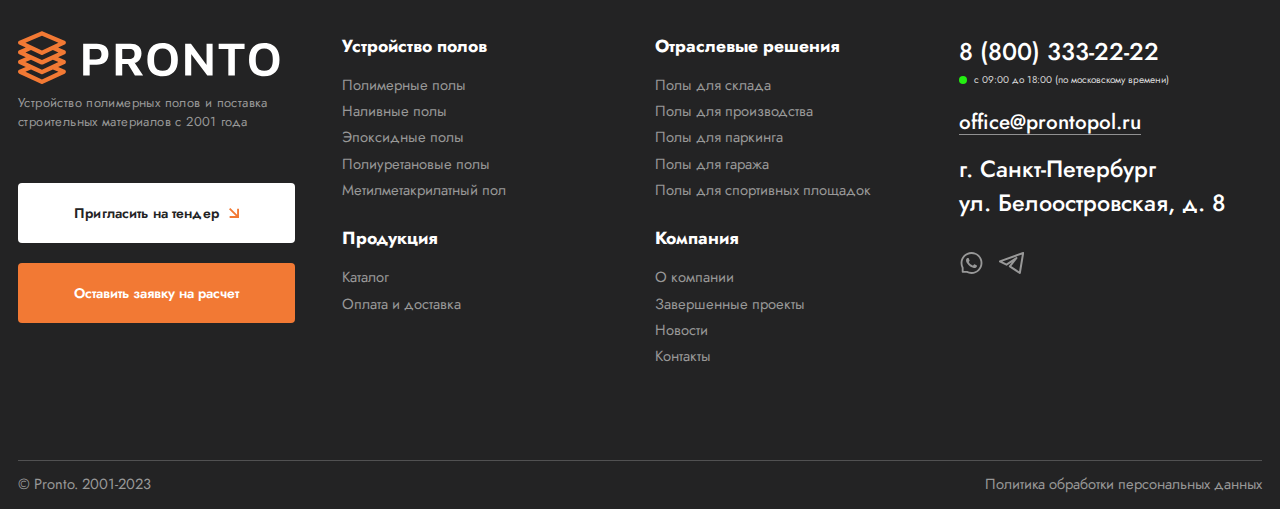
<file: page-delivery-payment.html>
<!DOCTYPE html>
<html lang="ru">

<head>
   <meta charset="UTF-8">
   <meta http-equiv="X-UA-Compatible" content="IE=edge">
   <meta name="viewport" content="width=device-width, initial-scale=1.0">
   <title>Доставка и оплата</title>
   <link rel="preconnect" href="https://fonts.googleapis.com">
   <link rel="preconnect" href="https://fonts.gstatic.com" crossorigin>
   <link href="https://fonts.googleapis.com/css2?family=Jost:wght@300;400;500;600;700&display=swap" rel="stylesheet">
   <link rel="stylesheet" href="css/swiper-bundle.min.css">
   <link rel="stylesheet" href="css/choices.min.css">
   <link rel="stylesheet" href="css/style.min.css">
</head>

<body>


   <div class="wrapper">
      <div class="btn__up">&uarr;</div>

      <header class="header">
         <div class="header__inner">
            <div class="container">
               <div class="header__top">
                  <div class="header__top-inner">
                     <div class="logo__block">
                        <a class="logo" href="index.html">
                           <img class="logo__img" src="images/logo.svg" alt="логотип">
                        </a>
                        <div class="logo__deacription">
                           Устройство полимерных полов и поставка
                           строительных материалов с 2001 года
                        </div>
                     </div>
                     <div class="contacts__block">
                        <div class="contacts__phone-box">
                           <a class="contacts__phone" href="tel:78003202020" data-da=".menu__list-mobile,767,last">
                              <svg class="contacts__phone-img" width="25" height="25" viewBox="0 0 25 25" fill="none"
                                 xmlns="http://www.w3.org/2000/svg">
                                 <g clip-path="url(#clip0_1456_18)">
                                    <path
                                       d="M18.9791 21.875C18.8437 21.875 18.7082 21.8646 18.5832 21.8437C10.6041 20.7396 4.26033 14.3958 3.15616 6.41667C3.04158 5.58333 3.29158 4.75 3.84366 4.11458C4.38533 3.48958 5.177 3.125 6.01033 3.125H9.44783C10.3437 3.125 11.0937 3.76042 11.2499 4.63542L11.6562 6.91667C11.8541 8.01042 11.3853 9.125 10.4895 9.77083L10.1457 10.0104C11.4062 11.9271 13.0624 13.5729 14.9999 14.8333L15.2187 14.5312C15.8541 13.625 16.9791 13.1667 18.0728 13.3542L20.3541 13.7604C21.2291 13.9167 21.8645 14.6771 21.8645 15.5625V19C21.8645 19.8333 21.4999 20.625 20.8749 21.1771C20.3541 21.625 19.677 21.875 18.9791 21.875ZM6.01033 4.6875C5.62491 4.6875 5.27075 4.84375 5.01033 5.14583C4.76033 5.4375 4.64575 5.82292 4.69783 6.20833C5.70825 13.4896 11.5103 19.2917 18.7916 20.3021C19.177 20.3542 19.5624 20.2396 19.8541 19.9896C20.1457 19.7292 20.3124 19.3854 20.3124 18.9896V15.5521C20.3124 15.4167 20.2187 15.3125 20.0937 15.2917L17.8124 14.8854C17.302 14.8021 16.802 15.0104 16.5103 15.4271L15.8645 16.3333C15.6249 16.6667 15.177 16.7604 14.8228 16.5521C12.1874 15 9.96866 12.8021 8.427 10.1979C8.21866 9.84375 8.31241 9.39583 8.64575 9.16667L9.57283 8.51042C9.9895 8.21875 10.1978 7.70833 10.1145 7.20833L9.70825 4.90625C9.68741 4.78125 9.57283 4.6875 9.44783 4.6875H6.01033Z"
                                       fill="#F27934" />
                                 </g>
                                 <defs>
                                    <clipPath id="clip0_1456_18">
                                       <rect width="25" height="25" fill="white" />
                                    </clipPath>
                                 </defs>
                              </svg>
                              +7 (800) 320 20 20
                           </a>
                           <p class="phone__time" data-da=".menu__list-mobile,767,last">
                              с 09:00 до 18:00 (по московскому времени)
                           </p>
                           <a class="contacts__phone-mobile" href="tel:+78003202020">
                              <svg class="phone-mobile__img" width="35" height="37" viewBox="0 0 35 37" fill="none"
                                 xmlns="http://www.w3.org/2000/svg">
                                 <rect width="35" height="37" rx="17.5" fill="#FAFAFA" />
                                 <g clip-path="url(#clip0_1456_4550)">
                                    <path
                                       d="M23.9791 27.875C23.8437 27.875 23.7082 27.8646 23.5832 27.8437C15.6041 26.7396 9.26033 20.3958 8.15616 12.4167C8.04158 11.5833 8.29158 10.75 8.84366 10.1146C9.38533 9.48958 10.177 9.125 11.0103 9.125H14.4478C15.3437 9.125 16.0937 9.76042 16.2499 10.6354L16.6562 12.9167C16.8541 14.0104 16.3853 15.125 15.4895 15.7708L15.1457 16.0104C16.4062 17.9271 18.0624 19.5729 19.9999 20.8333L20.2187 20.5312C20.8541 19.625 21.9791 19.1667 23.0728 19.3542L25.3541 19.7604C26.2291 19.9167 26.8645 20.6771 26.8645 21.5625V25C26.8645 25.8333 26.4999 26.625 25.8749 27.1771C25.3541 27.625 24.677 27.875 23.9791 27.875ZM11.0103 10.6875C10.6249 10.6875 10.2707 10.8438 10.0103 11.1458C9.76033 11.4375 9.64575 11.8229 9.69783 12.2083C10.7082 19.4896 16.5103 25.2917 23.7916 26.3021C24.177 26.3542 24.5624 26.2396 24.8541 25.9896C25.1457 25.7292 25.3124 25.3854 25.3124 24.9896V21.5521C25.3124 21.4167 25.2187 21.3125 25.0937 21.2917L22.8124 20.8854C22.302 20.8021 21.802 21.0104 21.5103 21.4271L20.8645 22.3333C20.6249 22.6667 20.177 22.7604 19.8228 22.5521C17.1874 21 14.9687 18.8021 13.427 16.1979C13.2187 15.8437 13.3124 15.3958 13.6457 15.1667L14.5728 14.5104C14.9895 14.2188 15.1978 13.7083 15.1145 13.2083L14.7082 10.9062C14.6874 10.7812 14.5728 10.6875 14.4478 10.6875H11.0103Z"
                                       fill="#595959" />
                                 </g>
                                 <defs>
                                    <clipPath id="clip0_1456_4550">
                                       <rect width="25" height="25" fill="white" transform="translate(5 6)" />
                                    </clipPath>
                                 </defs>
                              </svg>
                           </a>
                        </div>
                        <div class="contacts__social-box" data-da=".phone__time,390,last">
                           <ul class="contacts__social-list">
                              <li class="contacts__social-item">
                                 <a class="contacts__social-link" href="#">
                                    <svg class="social__img social__img-whatsapp" width="25" height="26"
                                       viewBox="0 0 25 26" fill="none" xmlns="http://www.w3.org/2000/svg">
                                       <path
                                          d="M17.4189 15.146C17.1528 15.0093 15.8271 14.3599 15.5806 14.272C15.334 14.1792 15.1533 14.1353 14.9751 14.4087C14.7944 14.6797 14.2817 15.2827 14.1206 15.4658C13.9644 15.6465 13.8057 15.6685 13.5396 15.5342C11.9575 14.7432 10.9199 14.123 9.87744 12.3335C9.60156 11.8574 10.1533 11.8916 10.6685 10.8638C10.7563 10.6831 10.7124 10.5293 10.644 10.3926C10.5757 10.2559 10.0386 8.93262 9.81396 8.39307C9.59668 7.86816 9.37207 7.94141 9.2085 7.93164C9.05225 7.92187 8.87402 7.92188 8.69336 7.92188C8.5127 7.92188 8.22217 7.99023 7.97559 8.25635C7.729 8.52734 7.0332 9.1792 7.0332 10.5024C7.0332 11.8257 7.99756 13.1074 8.12939 13.2881C8.26611 13.4688 10.0264 16.1836 12.729 17.353C14.438 18.0903 15.1069 18.1538 15.9614 18.0269C16.4814 17.9487 17.5532 17.3774 17.7754 16.7451C17.9976 16.1152 17.9976 15.5757 17.9316 15.4634C17.8657 15.3438 17.6851 15.2754 17.4189 15.146Z"
                                          fill="#989898" />
                                       <path
                                          d="M22.588 8.76172C22.0363 7.45068 21.2453 6.27393 20.237 5.26318C19.2287 4.25488 18.0519 3.46143 16.7384 2.91211C15.3956 2.34814 13.9699 2.0625 12.5001 2.0625H12.4513C10.9718 2.06982 9.53871 2.36279 8.19106 2.93896C6.88979 3.49561 5.72279 4.28662 4.72426 5.29492C3.72572 6.30322 2.94203 7.4751 2.40004 8.78125C1.83852 10.1338 1.55531 11.5718 1.56264 13.0513C1.56996 14.7456 1.97524 16.4277 2.73451 17.9316V21.6426C2.73451 22.2627 3.23744 22.7656 3.85756 22.7656H7.57094C9.07485 23.5249 10.757 23.9302 12.4513 23.9375H12.5026C13.965 23.9375 15.3834 23.6543 16.7189 23.1001C18.025 22.5557 19.1994 21.7744 20.2052 20.7759C21.2135 19.7773 22.007 18.6104 22.5612 17.3091C23.1373 15.9614 23.4303 14.5283 23.4376 13.0488C23.445 11.562 23.1569 10.1191 22.588 8.76172ZM18.8991 19.4551C17.1876 21.1494 14.9171 22.082 12.5001 22.082H12.4586C10.9865 22.0747 9.52406 21.7085 8.23256 21.02L8.02748 20.9102H4.58998V17.4727L4.48012 17.2676C3.79164 15.9761 3.42543 14.5137 3.41811 13.0415C3.40834 10.6074 4.33852 8.32227 6.04506 6.60107C7.74916 4.87988 10.027 3.92773 12.4611 3.91797H12.5026C13.7233 3.91797 14.9074 4.15478 16.0231 4.62354C17.112 5.08008 18.0885 5.73682 18.9284 6.57666C19.7658 7.41406 20.4249 8.39307 20.8815 9.48193C21.3551 10.6099 21.5919 11.8062 21.5871 13.0415C21.5724 15.4731 20.6178 17.751 18.8991 19.4551Z"
                                          fill="#989898" />
                                    </svg>
                                 </a>
                              </li>
                              <li class="contacts__social-item">
                                 <a class="contacts__social-link" href="#">
                                    <svg class="social__img social__img-telegram" width="25" height="26"
                                       viewBox="0 0 25 26" fill="none" xmlns="http://www.w3.org/2000/svg">
                                       <g clip-path="url(#clip0_1456_29)">
                                          <path
                                             d="M24.1673 3L0.833984 11.3333L7.50065 14.6667L17.5007 8L10.834 16.3333L20.834 23L24.1673 3Z"
                                             stroke="#989898" stroke-width="2" stroke-linejoin="round" />
                                       </g>
                                       <defs>
                                          <clipPath id="clip0_1456_29">
                                             <rect width="25" height="25" fill="white" transform="translate(0 0.5)" />
                                          </clipPath>
                                       </defs>
                                    </svg>
                                 </a>
                              </li>
                           </ul>
                        </div>
                        <div class="contacts__tender-box">
                           <button class="tender__btn" data-popup="#tender" data-da=".menu__list-mobile,620,last">
                              Пригласить на тендер
                              <svg class="tender__btn-img" width="10" height="10" viewBox="0 0 10 10" fill="none"
                                 xmlns="http://www.w3.org/2000/svg">
                                 <path
                                    d="M8.11933 6.79843L8.10372 0.632108L9.97639 0.636821L10 10L0.636822 9.97639L0.6321 8.10373L6.79851 8.11925L0 1.32081L1.32081 0L8.11933 6.79843Z"
                                    fill="#F27934" />
                              </svg>
                           </button>
                        </div>
                     </div>
                     <button type="button" class="icon-menu"><span></span></button>
                  </div>
               </div>
            </div>
            <div class="container">
               <div class="header__navigation">
                  <nav class="menu">
                     <ul class="menu__list">
                        <li class="menu__list-item">
                           <a class="menu__list-link" href="index.html">Главная</a>
                        </li>
                        <li class="menu__list-item">
                           <a class="menu__list-link" href="#company">о Компании</a>
                        </li>
                        <!--===== sub-menu =====-->
                        <li class="menu__list-item menu__list-item-services">
                           <a class="menu__list-link" href="#services">Услуги</a>
                           <svg class="menu__arrow arrow" width="12" height="8" viewBox="0 0 12 8" fill="none"
                              xmlns="http://www.w3.org/2000/svg">
                              <path fill-rule="evenodd" clip-rule="evenodd"
                                 d="M5.55868 6.79219L5.96577 7.19927L11.4658 1.69922L10.6516 0.885045L5.93731 5.59938L1.05227 0.714331L0.266548 1.50005L5.55868 6.79219Z"
                                 fill="#232324" />
                           </svg>
                           <ul class="sub-menu__list">
                              <li class="box-shadow-item">
                                 <ul class="box-shadow-list">
                                    <li class="box-shadow-wrapper">
                                       <ul class="box-shadow-inner">
                                          <li class="sub-menu__list-item">
                                             <a class="sub-menu__list-link" href="#">Полимерные полы</a>
                                          </li>
                                          <li class="sub-menu__list-item">
                                             <a class="sub-menu__list-link" href="#">Наливные полы</a>
                                          </li>
                                          <li class="sub-menu__list-item">
                                             <a class="sub-menu__list-link" href="#">Эпоксидные полы</a>
                                          </li>
                                          <li class="sub-menu__list-item">
                                             <a class="sub-menu__list-link" href="#">Полиуретановые полы</a>
                                          </li>
                                          <li class="sub-menu__list-item">
                                             <a class="sub-menu__list-link" href="#">Метилметакрилатный пол</a>
                                          </li>
                                          <li class="sub-menu__list-item">
                                             <a class="sub-menu__list-link" href="#">Устройство полов для
                                                производства</a>
                                          </li>
                                          <li class="sub-menu__list-item">
                                             <a class="sub-menu__list-link" href="#">Устройство полов для паркинга</a>
                                          </li>
                                       </ul>
                                    </li>
                                 </ul>
                              </li>
                           </ul>
                        </li>
                        <!--===== sub-menu =====-->
                        <li class="menu__list-item">
                           <a class="menu__list-link" href="page-catalog.html">Каталог материалов</a>
                        </li>
                        <li class="menu__list-item">
                           <a class="menu__list-link" href="#projects">Наши проекты</a>
                        </li>
                        <li class="menu__list-item">
                           <a class="menu__list-link" href="#news">Новости</a>
                        </li>
                        <li class="menu__list-item">
                           <a class="menu__list-link" href="#">Контакты</a>
                        </li>
                     </ul>
                  </nav>
                  <!-- mobile menu -->
                  <nav class="menu__mobile">
                     <ul class="menu__list-mobile">
                        <li class="menu__list-item menu__list-item-logo">
                           <img class="logo-mobile" src="images/mobile-logo.svg" alt="">
                        </li>
                        <li class="menu__list-item">
                           <a class="menu__list-link" href="index.html">Главная</a>
                        </li>
                        <li class="menu__list-item">
                           <a class="menu__list-link" href="#">О компании</a>
                        </li>
                        <!-- mobile sub-menu -->
                        <li class="menu__list-item menu__list-item-mobile">
                           <button class="menu__list-btn-mobile">Услуги</button>
                           <svg class="mobile-menu__arrow" width="9" height="6" viewBox="0 0 9 6" fill="none"
                              xmlns="http://www.w3.org/2000/svg">
                              <path
                                 d="M4.5 5.51047C4.36637 5.51047 4.23327 5.45977 4.1313 5.35809L0.152739 1.37954C-0.0509132 1.17564 -0.0509132 0.845785 0.152739 0.642424C0.356392 0.438528 0.686247 0.438528 0.889851 0.642424L4.5 4.25228L8.11015 0.642424C8.3138 0.438528 8.64366 0.438528 8.84726 0.642424C9.05091 0.846076 9.05091 1.17564 8.84726 1.37954L4.86846 5.35809C4.76678 5.45977 4.63339 5.51047 4.5 5.51047Z"
                                 fill="#232324" />
                           </svg>
                           <ul class="sub-menu__list-mobile">
                              <li class="sub-menu__list-item">
                                 <a class="sub-menu__list-link" href="#">Полимерные полы</a>
                              </li>
                              <li class="sub-menu__list-item">
                                 <a class="sub-menu__list-link" href="#">Наливные полы</a>
                              </li>
                              <li class="sub-menu__list-item">
                                 <a class="sub-menu__list-link" href="#">Эпоксидные полы</a>
                              </li>
                              <li class="sub-menu__list-item">
                                 <a class="sub-menu__list-link" href="#">Полиуретановые полы</a>
                              </li>
                              <li class="sub-menu__list-item">
                                 <a class="sub-menu__list-link" href="#">Метилметакрилатный пол</a>
                              </li>
                              <li class="sub-menu__list-item">
                                 <a class="sub-menu__list-link" href="#">Устройство полов для
                                    производства</a>
                              </li>
                              <li class="sub-menu__list-item">
                                 <a class="sub-menu__list-link" href="#">Устройство полов для паркинга</a>
                              </li>
                           </ul>
                        </li>
                        <!-- mobile sub-menu -->
                        <li class="menu__list-item">
                           <a class="menu__list-link" href="#">Каталог материалов</a>
                        </li>
                        <li class="menu__list-item">
                           <a class="menu__list-link" href="#">Наши проекты</a>
                        </li>
                        <li class="menu__list-item">
                           <a class="menu__list-link" href="#">Новости</a>
                        </li>
                        <li class="menu__list-item">
                           <a class="menu__list-link" href="#">Контакты</a>
                        </li>
                     </ul>
                  </nav>
                  <!-- mobile menu -->
               </div>
            </div>
         </div>
      </header>

      <div class="breadcrumbs">
         <div class="container">
            <div class="breadcrumbs__body">
               <div class="breadcrumbs__inner">
                  <ul class="breadcrumbs__list mobile-overflow ">
                     <li class="breadcrumbs__list-item">
                        <a class="breadcrumbs__list-item-link breadcrumbs__list-item-link--great" href="index.html">
                           Главная
                        </a>
                     </li>
                     <li class="breadcrumbs__list-item">
                        Доставка и оплата <span class="text-delete__mobile">
                        </span><span class="text-dots__mobile"></span>
                     </li>
                  </ul>
               </div>
            </div>
         </div>
      </div>

      <main class="main">

         <section class="delivery-payment">
            <div class="section-title__block">
               <div class="container">
                  <div class="title__block-inner page-title__block-inner">
                     <div class="title__block-text">
                        <h2 class="section__title  page-section__title  one-news__title">
                           <span class="section__title--bold">
                              Доставка и оплата
                           </span>
                        </h2>
                     </div>
                  </div>
               </div>
            </div>
            <div class="container">
               <div class="delivery-payment__inner">
                  <div class="delivery-box">
                     <h5 class="delivery__title">Доставка</h5>
                     <div class="delivery__content">
                        <p>
                           Доставка может быть организована любой ТК (на выбор – согласно заказу покупателя). Она
                           осуществляется либо до адреса заказчика, либо до терминала транспортной организации. Схема
                           поставки выглядит следующим образом: клиент отправляет нам доверенность на получение груза
                           компанией-перевозчиком, пользуясь которой ее представители могут забрать материал с нашего
                           склада.
                        </p>
                        <p>
                           Адресная доставка по Санкт-Петербургу от 2 000 руб. В случае если груз доставляется клиенту
                           по указанному адресу, процедура простая и не требует участия посредников. С другой стороны,
                           когда груз прибывает в терминал транспортной организации, компания-перевозчик сообщает об
                           этом клиенту, который может в любое удобное время осуществить самовывоз. Оплата услуг
                           транспортной компании производится покупателем после получения груза. Перевозчики готовы
                           провести как наличный, так и безналичный расчет.
                        </p>
                     </div>
                  </div>
                  <div class="payment-box">
                     <h5 class="payment__title">Оплата</h5>
                     <div class="payment__content">
                        <p>
                           Согласно условиям сотрудничества, Вы вносите предоплату в размере 100% от суммы заказа. Вы
                           можете сделать это как наличными (в кассу), так и банковским переводом (на счет компании).
                        </p>
                        <p>
                           После согласования всех нюансов соглашения с менеджером, клиенту отправляется счет, который
                           подлежит оплате. В результате проведения последней, мы получаем от бухгалтерии подтверждение
                           о поступлении денежных средств. Наши сотрудники немедленно свяжутся с Вами, сообщат об
                           успешности перевода, а также согласуют все условия доставки – от ее способа и до того, когда
                           заказчик может забрать товар со склада.
                        </p>
                        <p>
                           Клиент заказывает услуги ТК на оговоренное с менеджером время, а также отправляет нам
                           доверенность.
                        </p>
                     </div>
                  </div>
               </div>
            </div>
         </section>

         <section class="optimal">
            <div class="container optimal__container">
               <div class="optimal__inner">
                  <div class="optimal__body">
                     <div class="section-title__block">
                        <div class="title__block-inner">
                           <div class="title__block-text">
                              <h2 class="section__title section__title-optimal"><span class="section__title--bold">
                                    Найдем <br class="title-optimal__br"> оптимальное решение
                                 </span>
                                 для вашей задачи </h2>
                              <p class="section__title-info  section__title-optimal-info">
                                 Отправьте данные и мы расчитаем объем, дадим смету и подберем необходимый материал для
                                 вашего объекта
                              </p>
                           </div>
                        </div>
                     </div>
                     <form class="optimal__form" action="#">
                        <div class="optimal__form-inner">
                           <div class="calculation-data__block">
                              <div class="calculation-data__item">
                                 <div class="calculation-data__select">
                                    <select class="multi-default">
                                       <option class="calculation-data__option" selected>
                                          Вид работ
                                       </option>
                                       <option class="calculation-data__option" value="Устройство полимерных полов">
                                          Устройство полимерных полов
                                       </option>
                                       <option class="calculation-data__option" value="Бетонные работы">
                                          Бетонные работы
                                       </option>
                                       <option class="calculation-data__option" value="Полимерные покрытия">
                                          Полимерные покрытия
                                       </option>
                                       <option class="calculation-data__option" value="Строительство">
                                          Строительство
                                       </option>
                                       <option class="calculation-data__option" value="Специальные покрытия">
                                          Специальные покрытия
                                       </option>
                                    </select>
                                 </div>
                              </div>
                              <div class="calculation-data__item">
                                 <div class="calculation-data__select">
                                    <select class="multi-default">
                                       <option class="calculation-data__option" selected>
                                          Тип объекта
                                       </option>
                                       <option class="calculation-data__option" value="Стадион">
                                          Стадион
                                       </option>
                                       <option class="calculation-data__option" value="Подземная парковка">
                                          Подземная парковка
                                       </option>
                                       <option class="calculation-data__option" value="Торговый центр">
                                          Торговый центр
                                       </option>
                                    </select>
                                 </div>
                              </div>
                              <div class="calculation-data__item">
                                 <div class="calculation-data__input">
                                    <div class="field__wrapper">
                                       <input type="file" name="file" id="field__file" class="field field__file"
                                          multiple>
                                       <label class="field__file-wrapper" for="field__file">
                                          <span class="field__file-fake">Тех. задание если есть</span>
                                          <span class="field__file-button">
                                             <img class="file-button__img" src="images/icons/calculation-icon.svg"
                                                alt="">
                                             Выбрать
                                          </span>
                                       </label>
                                    </div>
                                 </div>
                              </div>
                           </div>
                           <div class="user-data__block">
                              <div class="user-data__item">
                                 <div class="text-field text-field_floating">
                                    <input class="text-field__input" type="tel" id="phone" placeholder="Ваш телефон *">
                                    <label class="text-field__label" for="phone">Ваш телефон <span
                                          class="span__red">*</span>
                                    </label>
                                 </div>
                              </div>
                              <div class="user-data__item ">
                                 <div class="text-field text-field_floating">
                                    <input class="text-field__input" type="email" id="email" placeholder="Ваш email">
                                    <label class="text-field__label" for="email">Ваш email</label>
                                 </div>
                              </div>
                              <div class="user-data__item">
                                 <button class="user-data__btn" type="submit">Отправить</button>
                              </div>
                           </div>
                        </div>
                     </form>
                     <div class="optimal-politics__block">
                        <div class="optimal-politics__info">
                           Нажимая на кнопку «Отправить», вы соглашаетесь с
                           <a class="optimal-politics__link" href="#">
                              политикой конфиденциальности
                           </a> и подтверждаете согласие на
                           <a class="optimal-politics__link" href="#">
                              обработку персональных данных
                           </a>
                        </div>
                     </div>
                  </div>
               </div>
            </div>
         </section>

      </main>

      <footer class="footer">
         <div class="container">
            <div class="footer__inner">
               <ul class="footer__list">
                  <li class="footer__item footer__item-info">
                     <div class="footer__item-body">
                        <a class="footer__logo" href="#">
                           <img class="footer__logo-img" src="images/footer-logo.svg" alt="логотип">
                        </a>
                        <div class="footer__info-description">
                           Устройство полимерных полов и поставка строительных материалов с 2001 года
                        </div>
                        <div class="footer__info-buttons">
                           <button class="footer-tender__btn" data-popup="#tender">
                              Пригласить на тендер
                              <svg class="tender__btn-img" width="10" height="10" viewBox="0 0 10 10" fill="none"
                                 xmlns="http://www.w3.org/2000/svg">
                                 <path
                                    d="M8.11933 6.79843L8.10372 0.632108L9.97639 0.636821L10 10L0.636822 9.97639L0.6321 8.10373L6.79851 8.11925L0 1.32081L1.32081 0L8.11933 6.79843Z"
                                    fill="#F27934" />
                              </svg>
                           </button>
                           <button class="calculate__btn footer-calculate__btn">
                              Оставить заявку на расчет
                           </button>
                        </div>
                     </div>
                  </li>
                  <li class="footer__item footer__item-navigation">
                     <div class="navigation-item__top">
                        <div class="footer__item-body block" data-spollers="380,max">
                           <button class="footer__item-title block__title" data-spoller>
                              Устройство полов
                           </button>
                           <nav class="footer__menu">
                              <ul class="footer__menu-list">
                                 <li class="footer-menu__list-item">
                                    <a class="footer-menu__list-link" href="#">Полимерные полы</a>
                                 </li>
                                 <li class="footer-menu__list-item">
                                    <a class="footer-menu__list-link" href="#">Наливные полы</a>
                                 </li>
                                 <li class="footer-menu__list-item">
                                    <a class="footer-menu__list-link" href="#">Эпоксидные полы</a>
                                 </li>
                                 <li class="footer-menu__list-item">
                                    <a class="footer-menu__list-link" href="#">Полиуретановые полы</a>
                                 </li>
                                 <li class="footer-menu__list-item">
                                    <a class="footer-menu__list-link" href="#">Метилметакрилатный пол</a>
                                 </li>
                              </ul>
                           </nav>
                        </div>
                     </div>
                     <div class="navigation-item__bottom">
                        <div class="footer__item-body block" data-spollers="380,max">
                           <button class="footer__item-title block__title" data-spoller>
                              Продукция
                           </button>
                           <nav class="footer__menu">
                              <ul class="footer__menu-list">
                                 <li class="footer-menu__list-item">
                                    <a class="footer-menu__list-link" href="#">Каталог</a>
                                 </li>
                                 <li class="footer-menu__list-item">
                                    <a class="footer-menu__list-link" href="#">Оплата и доставка</a>
                                 </li>
                              </ul>
                           </nav>
                        </div>
                     </div>
                  </li>
                  <li class="footer__item footer__item-navigation">
                     <div class="navigation-item__top">
                        <div class="footer__item-body block" data-spollers="380,max">
                           <button class="footer__item-title block__title" data-spoller>
                              Отраслевые решения
                           </button>
                           <nav class="footer__menu">
                              <ul class="footer__menu-list">
                                 <li class="footer-menu__list-item">
                                    <a class="footer-menu__list-link" href="#">Полы для склада</a>
                                 </li>
                                 <li class="footer-menu__list-item">
                                    <a class="footer-menu__list-link" href="#">Полы для производства</a>
                                 </li>
                                 <li class="footer-menu__list-item">
                                    <a class="footer-menu__list-link" href="#">Полы для паркинга</a>
                                 </li>
                                 <li class="footer-menu__list-item">
                                    <a class="footer-menu__list-link" href="#">Полы для гаража</a>
                                 </li>
                                 <li class="footer-menu__list-item">
                                    <a class="footer-menu__list-link" href="#">Полы для спортивных площадок</a>
                                 </li>
                              </ul>
                           </nav>
                        </div>
                     </div>
                     <div class="navigation-item__bottom">
                        <div class="footer__item-body block" data-spollers="380,max">
                           <button class="footer__item-title block__title" data-spoller>
                              Компания
                           </button>
                           <nav class="footer__menu">
                              <ul class="footer__menu-list">
                                 <li class="footer-menu__list-item">
                                    <a class="footer-menu__list-link" href="#">О компании</a>
                                 </li>
                                 <li class="footer-menu__list-item">
                                    <a class="footer-menu__list-link" href="#">Завершенные проекты</a>
                                 </li>
                                 <li class="footer-menu__list-item">
                                    <a class="footer-menu__list-link" href="#">Новости</a>
                                 </li>
                                 <li class="footer-menu__list-item">
                                    <a class="footer-menu__list-link" href="#">Контакты</a>
                                 </li>
                              </ul>
                           </nav>
                        </div>
                     </div>
                  </li>
                  <li class="footer__item footer__item-contacts">
                     <div class="footer__item-body">
                        <div class="footer__item-box item-phone__box">
                           <a class="footer__phone" href="tel:88003332222">
                              8 (800) 333-22-22
                           </a>
                           <p class="contacts__time">
                              с 09:00 до 18:00 (по московскому времени)
                           </p>
                        </div>
                        <div class="footer__item-box item-mail__box">
                           <a class="footer__mail" href="mailto:office@prontopol.ru">
                              office@prontopol.ru
                           </a>
                        </div>
                        <div class="footer__item-box item-address__box">
                           <address class="footer__address">
                              г. Санкт-Петербург <br>
                              ул. Белоостровская, д. 8
                           </address>
                        </div>
                        <div class="footer__item-box item-social__box">
                           <ul class="contacts__social-list">
                              <li class="contacts__social-item">
                                 <a class="contacts__social-link" href="#">
                                    <svg class="social__img social__img-whatsapp" width="25" height="26"
                                       viewBox="0 0 25 26" fill="none" xmlns="http://www.w3.org/2000/svg">
                                       <path
                                          d="M17.4189 15.146C17.1528 15.0093 15.8271 14.3599 15.5806 14.272C15.334 14.1792 15.1533 14.1353 14.9751 14.4087C14.7944 14.6797 14.2817 15.2827 14.1206 15.4658C13.9644 15.6465 13.8057 15.6685 13.5396 15.5342C11.9575 14.7432 10.9199 14.123 9.87744 12.3335C9.60156 11.8574 10.1533 11.8916 10.6685 10.8638C10.7563 10.6831 10.7124 10.5293 10.644 10.3926C10.5757 10.2559 10.0386 8.93262 9.81396 8.39307C9.59668 7.86816 9.37207 7.94141 9.2085 7.93164C9.05225 7.92187 8.87402 7.92188 8.69336 7.92188C8.5127 7.92188 8.22217 7.99023 7.97559 8.25635C7.729 8.52734 7.0332 9.1792 7.0332 10.5024C7.0332 11.8257 7.99756 13.1074 8.12939 13.2881C8.26611 13.4688 10.0264 16.1836 12.729 17.353C14.438 18.0903 15.1069 18.1538 15.9614 18.0269C16.4814 17.9487 17.5532 17.3774 17.7754 16.7451C17.9976 16.1152 17.9976 15.5757 17.9316 15.4634C17.8657 15.3438 17.6851 15.2754 17.4189 15.146Z"
                                          fill="#989898" />
                                       <path
                                          d="M22.588 8.76172C22.0363 7.45068 21.2453 6.27393 20.237 5.26318C19.2287 4.25488 18.0519 3.46143 16.7384 2.91211C15.3956 2.34814 13.9699 2.0625 12.5001 2.0625H12.4513C10.9718 2.06982 9.53871 2.36279 8.19106 2.93896C6.88979 3.49561 5.72279 4.28662 4.72426 5.29492C3.72572 6.30322 2.94203 7.4751 2.40004 8.78125C1.83852 10.1338 1.55531 11.5718 1.56264 13.0513C1.56996 14.7456 1.97524 16.4277 2.73451 17.9316V21.6426C2.73451 22.2627 3.23744 22.7656 3.85756 22.7656H7.57094C9.07485 23.5249 10.757 23.9302 12.4513 23.9375H12.5026C13.965 23.9375 15.3834 23.6543 16.7189 23.1001C18.025 22.5557 19.1994 21.7744 20.2052 20.7759C21.2135 19.7773 22.007 18.6104 22.5612 17.3091C23.1373 15.9614 23.4303 14.5283 23.4376 13.0488C23.445 11.562 23.1569 10.1191 22.588 8.76172ZM18.8991 19.4551C17.1876 21.1494 14.9171 22.082 12.5001 22.082H12.4586C10.9865 22.0747 9.52406 21.7085 8.23256 21.02L8.02748 20.9102H4.58998V17.4727L4.48012 17.2676C3.79164 15.9761 3.42543 14.5137 3.41811 13.0415C3.40834 10.6074 4.33852 8.32227 6.04506 6.60107C7.74916 4.87988 10.027 3.92773 12.4611 3.91797H12.5026C13.7233 3.91797 14.9074 4.15478 16.0231 4.62354C17.112 5.08008 18.0885 5.73682 18.9284 6.57666C19.7658 7.41406 20.4249 8.39307 20.8815 9.48193C21.3551 10.6099 21.5919 11.8062 21.5871 13.0415C21.5724 15.4731 20.6178 17.751 18.8991 19.4551Z"
                                          fill="#989898" />
                                    </svg>
                                 </a>
                              </li>
                              <li class="contacts__social-item">
                                 <a class="contacts__social-link" href="#">
                                    <svg class="social__img social__img-telegram" width="25" height="26"
                                       viewBox="0 0 25 26" fill="none" xmlns="http://www.w3.org/2000/svg">
                                       <g clip-path="url(#clip0_1456_29)">
                                          <path
                                             d="M24.1673 3L0.833984 11.3333L7.50065 14.6667L17.5007 8L10.834 16.3333L20.834 23L24.1673 3Z"
                                             stroke="#989898" stroke-width="2" stroke-linejoin="round" />
                                       </g>
                                       <defs>
                                          <clipPath id="clip0_1456_291">
                                             <rect width="25" height="25" fill="white" transform="translate(0 0.5)" />
                                          </clipPath>
                                       </defs>
                                    </svg>
                                 </a>
                              </li>
                           </ul>
                        </div>
                     </div>
                  </li>
               </ul>
               <div class="footer__copy">
                  <div class="footer__copy-num">
                     © Pronto. 2001-2023
                  </div>
                  <a class="footer__policy" href="#">
                     Политика обработки персональных данных
                  </a>
               </div>
            </div>
         </div>
      </footer>



   </div>








   <script src="https://ajax.googleapis.com/ajax/libs/jquery/3.4.1/jquery.min.js"></script>
   <script src="js/swiper-bundle.min.js"></script>
   <script src="js/choices.min.js"></script>
   <script src="js/mixitup.min.js"></script>
   <script src="js/main.min.js"></script>
</body>

</html>
</file>
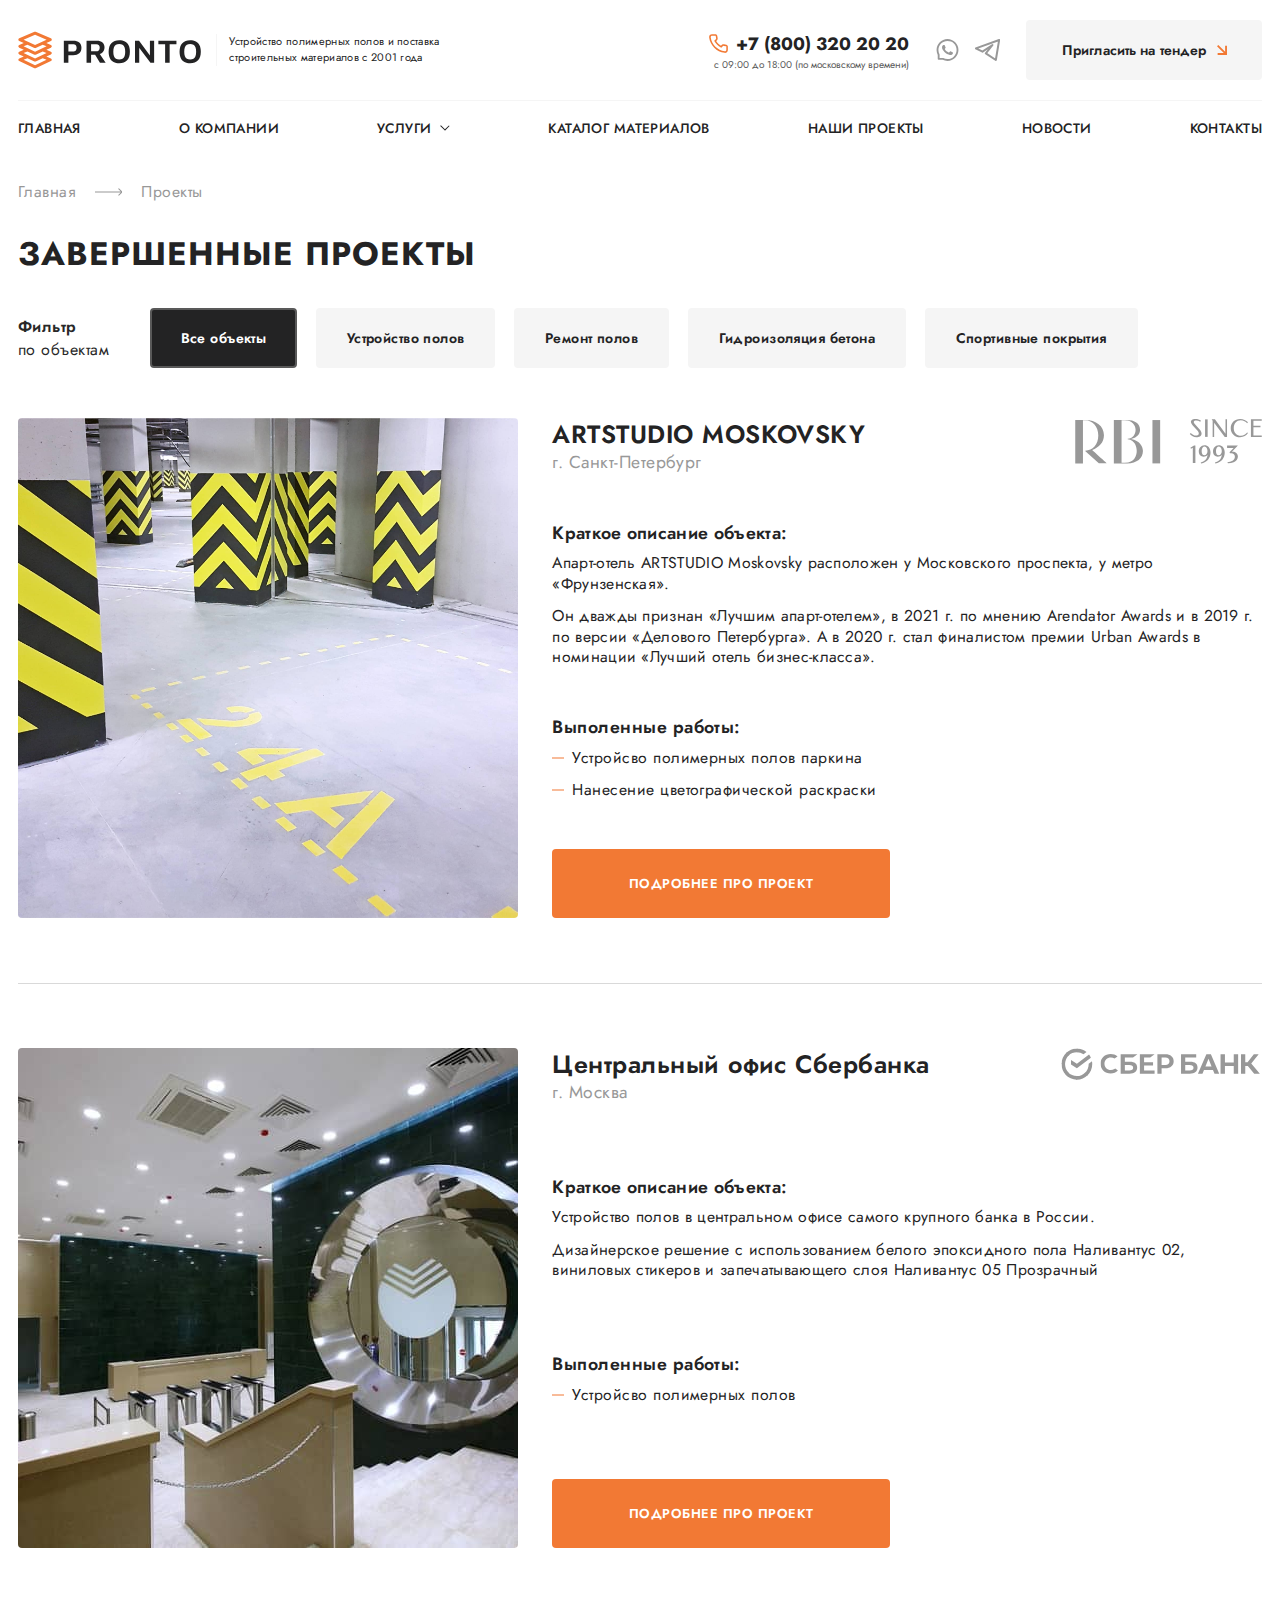
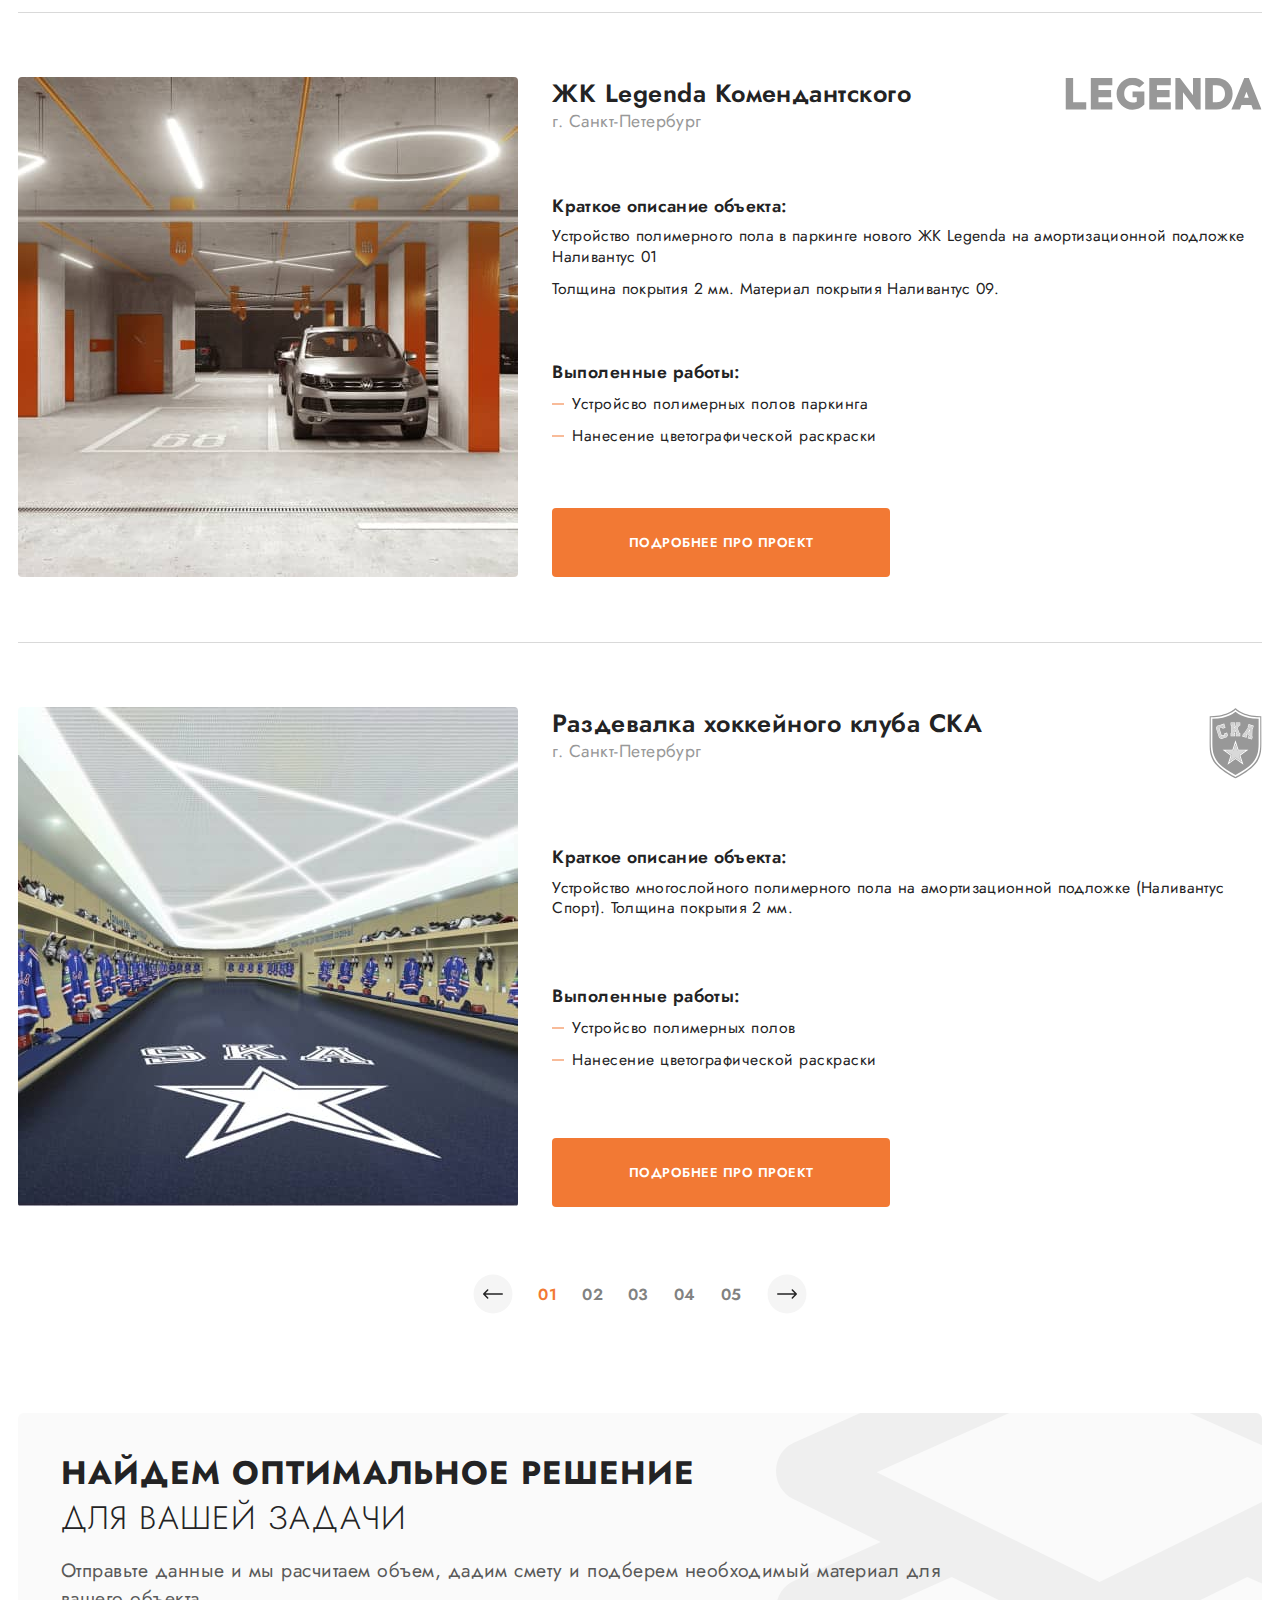
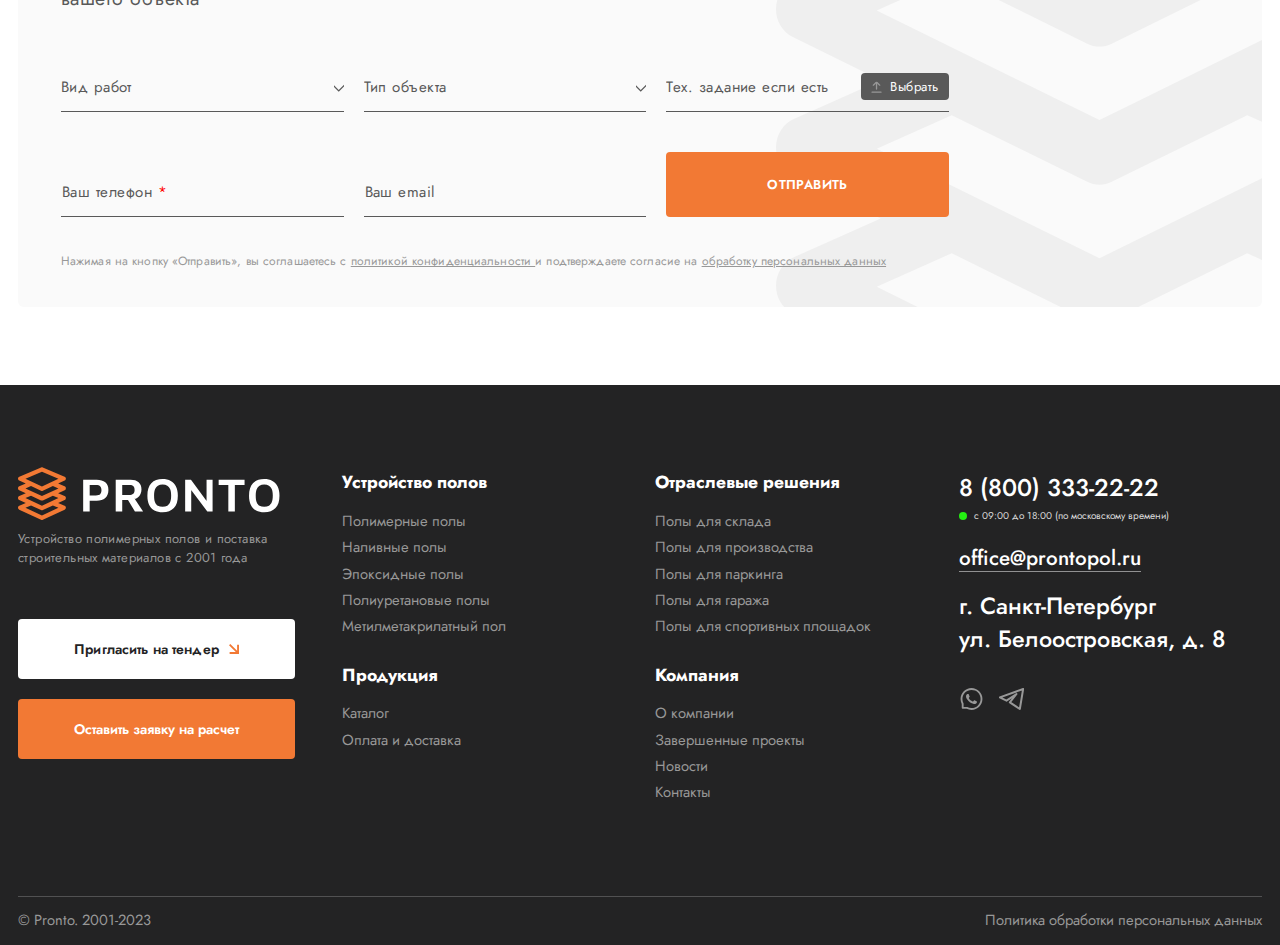
<file: page-finished-projects.html>
<!DOCTYPE html>
<html lang="ru">

<head>
   <meta charset="UTF-8">
   <meta http-equiv="X-UA-Compatible" content="IE=edge">
   <meta name="viewport" content="width=device-width, initial-scale=1.0">
   <title>Завершенные проекты</title>
   <link rel="preconnect" href="https://fonts.googleapis.com">
   <link rel="preconnect" href="https://fonts.gstatic.com" crossorigin>
   <link href="https://fonts.googleapis.com/css2?family=Jost:wght@300;400;500;600;700&display=swap" rel="stylesheet">
   <link rel="stylesheet" href="css/swiper-bundle.min.css">
   <link rel="stylesheet" href="css/choices.min.css">
   <link rel="stylesheet" href="css/style.min.css">
</head>

<body>


   <div class="wrapper">
      <div class="btn__up">&uarr;</div>

      <header class="header">
         <div class="header__inner">
            <div class="container">
               <div class="header__top">
                  <div class="header__top-inner">
                     <div class="logo__block">
                        <a class="logo" href="index.html">
                           <img class="logo__img" src="images/logo.svg" alt="логотип">
                        </a>
                        <div class="logo__deacription">
                           Устройство полимерных полов и поставка
                           строительных материалов с 2001 года
                        </div>
                     </div>
                     <div class="contacts__block">
                        <div class="contacts__phone-box">
                           <a class="contacts__phone" href="tel:78003202020" data-da=".menu__list-mobile,767,last">
                              <svg class="contacts__phone-img" width="25" height="25" viewBox="0 0 25 25" fill="none"
                                 xmlns="http://www.w3.org/2000/svg">
                                 <g clip-path="url(#clip0_1456_18)">
                                    <path
                                       d="M18.9791 21.875C18.8437 21.875 18.7082 21.8646 18.5832 21.8437C10.6041 20.7396 4.26033 14.3958 3.15616 6.41667C3.04158 5.58333 3.29158 4.75 3.84366 4.11458C4.38533 3.48958 5.177 3.125 6.01033 3.125H9.44783C10.3437 3.125 11.0937 3.76042 11.2499 4.63542L11.6562 6.91667C11.8541 8.01042 11.3853 9.125 10.4895 9.77083L10.1457 10.0104C11.4062 11.9271 13.0624 13.5729 14.9999 14.8333L15.2187 14.5312C15.8541 13.625 16.9791 13.1667 18.0728 13.3542L20.3541 13.7604C21.2291 13.9167 21.8645 14.6771 21.8645 15.5625V19C21.8645 19.8333 21.4999 20.625 20.8749 21.1771C20.3541 21.625 19.677 21.875 18.9791 21.875ZM6.01033 4.6875C5.62491 4.6875 5.27075 4.84375 5.01033 5.14583C4.76033 5.4375 4.64575 5.82292 4.69783 6.20833C5.70825 13.4896 11.5103 19.2917 18.7916 20.3021C19.177 20.3542 19.5624 20.2396 19.8541 19.9896C20.1457 19.7292 20.3124 19.3854 20.3124 18.9896V15.5521C20.3124 15.4167 20.2187 15.3125 20.0937 15.2917L17.8124 14.8854C17.302 14.8021 16.802 15.0104 16.5103 15.4271L15.8645 16.3333C15.6249 16.6667 15.177 16.7604 14.8228 16.5521C12.1874 15 9.96866 12.8021 8.427 10.1979C8.21866 9.84375 8.31241 9.39583 8.64575 9.16667L9.57283 8.51042C9.9895 8.21875 10.1978 7.70833 10.1145 7.20833L9.70825 4.90625C9.68741 4.78125 9.57283 4.6875 9.44783 4.6875H6.01033Z"
                                       fill="#F27934" />
                                 </g>
                                 <defs>
                                    <clipPath id="clip0_1456_18">
                                       <rect width="25" height="25" fill="white" />
                                    </clipPath>
                                 </defs>
                              </svg>
                              +7 (800) 320 20 20
                           </a>
                           <p class="phone__time" data-da=".menu__list-mobile,767,last">
                              с 09:00 до 18:00 (по московскому времени)
                           </p>
                           <a class="contacts__phone-mobile" href="tel:+78003202020">
                              <svg class="phone-mobile__img" width="35" height="37" viewBox="0 0 35 37" fill="none"
                                 xmlns="http://www.w3.org/2000/svg">
                                 <rect width="35" height="37" rx="17.5" fill="#FAFAFA" />
                                 <g clip-path="url(#clip0_1456_4550)">
                                    <path
                                       d="M23.9791 27.875C23.8437 27.875 23.7082 27.8646 23.5832 27.8437C15.6041 26.7396 9.26033 20.3958 8.15616 12.4167C8.04158 11.5833 8.29158 10.75 8.84366 10.1146C9.38533 9.48958 10.177 9.125 11.0103 9.125H14.4478C15.3437 9.125 16.0937 9.76042 16.2499 10.6354L16.6562 12.9167C16.8541 14.0104 16.3853 15.125 15.4895 15.7708L15.1457 16.0104C16.4062 17.9271 18.0624 19.5729 19.9999 20.8333L20.2187 20.5312C20.8541 19.625 21.9791 19.1667 23.0728 19.3542L25.3541 19.7604C26.2291 19.9167 26.8645 20.6771 26.8645 21.5625V25C26.8645 25.8333 26.4999 26.625 25.8749 27.1771C25.3541 27.625 24.677 27.875 23.9791 27.875ZM11.0103 10.6875C10.6249 10.6875 10.2707 10.8438 10.0103 11.1458C9.76033 11.4375 9.64575 11.8229 9.69783 12.2083C10.7082 19.4896 16.5103 25.2917 23.7916 26.3021C24.177 26.3542 24.5624 26.2396 24.8541 25.9896C25.1457 25.7292 25.3124 25.3854 25.3124 24.9896V21.5521C25.3124 21.4167 25.2187 21.3125 25.0937 21.2917L22.8124 20.8854C22.302 20.8021 21.802 21.0104 21.5103 21.4271L20.8645 22.3333C20.6249 22.6667 20.177 22.7604 19.8228 22.5521C17.1874 21 14.9687 18.8021 13.427 16.1979C13.2187 15.8437 13.3124 15.3958 13.6457 15.1667L14.5728 14.5104C14.9895 14.2188 15.1978 13.7083 15.1145 13.2083L14.7082 10.9062C14.6874 10.7812 14.5728 10.6875 14.4478 10.6875H11.0103Z"
                                       fill="#595959" />
                                 </g>
                                 <defs>
                                    <clipPath id="clip0_1456_4550">
                                       <rect width="25" height="25" fill="white" transform="translate(5 6)" />
                                    </clipPath>
                                 </defs>
                              </svg>
                           </a>
                        </div>
                        <div class="contacts__social-box" data-da=".phone__time,390,last">
                           <ul class="contacts__social-list">
                              <li class="contacts__social-item">
                                 <a class="contacts__social-link" href="#">
                                    <svg class="social__img social__img-whatsapp" width="25" height="26"
                                       viewBox="0 0 25 26" fill="none" xmlns="http://www.w3.org/2000/svg">
                                       <path
                                          d="M17.4189 15.146C17.1528 15.0093 15.8271 14.3599 15.5806 14.272C15.334 14.1792 15.1533 14.1353 14.9751 14.4087C14.7944 14.6797 14.2817 15.2827 14.1206 15.4658C13.9644 15.6465 13.8057 15.6685 13.5396 15.5342C11.9575 14.7432 10.9199 14.123 9.87744 12.3335C9.60156 11.8574 10.1533 11.8916 10.6685 10.8638C10.7563 10.6831 10.7124 10.5293 10.644 10.3926C10.5757 10.2559 10.0386 8.93262 9.81396 8.39307C9.59668 7.86816 9.37207 7.94141 9.2085 7.93164C9.05225 7.92187 8.87402 7.92188 8.69336 7.92188C8.5127 7.92188 8.22217 7.99023 7.97559 8.25635C7.729 8.52734 7.0332 9.1792 7.0332 10.5024C7.0332 11.8257 7.99756 13.1074 8.12939 13.2881C8.26611 13.4688 10.0264 16.1836 12.729 17.353C14.438 18.0903 15.1069 18.1538 15.9614 18.0269C16.4814 17.9487 17.5532 17.3774 17.7754 16.7451C17.9976 16.1152 17.9976 15.5757 17.9316 15.4634C17.8657 15.3438 17.6851 15.2754 17.4189 15.146Z"
                                          fill="#989898" />
                                       <path
                                          d="M22.588 8.76172C22.0363 7.45068 21.2453 6.27393 20.237 5.26318C19.2287 4.25488 18.0519 3.46143 16.7384 2.91211C15.3956 2.34814 13.9699 2.0625 12.5001 2.0625H12.4513C10.9718 2.06982 9.53871 2.36279 8.19106 2.93896C6.88979 3.49561 5.72279 4.28662 4.72426 5.29492C3.72572 6.30322 2.94203 7.4751 2.40004 8.78125C1.83852 10.1338 1.55531 11.5718 1.56264 13.0513C1.56996 14.7456 1.97524 16.4277 2.73451 17.9316V21.6426C2.73451 22.2627 3.23744 22.7656 3.85756 22.7656H7.57094C9.07485 23.5249 10.757 23.9302 12.4513 23.9375H12.5026C13.965 23.9375 15.3834 23.6543 16.7189 23.1001C18.025 22.5557 19.1994 21.7744 20.2052 20.7759C21.2135 19.7773 22.007 18.6104 22.5612 17.3091C23.1373 15.9614 23.4303 14.5283 23.4376 13.0488C23.445 11.562 23.1569 10.1191 22.588 8.76172ZM18.8991 19.4551C17.1876 21.1494 14.9171 22.082 12.5001 22.082H12.4586C10.9865 22.0747 9.52406 21.7085 8.23256 21.02L8.02748 20.9102H4.58998V17.4727L4.48012 17.2676C3.79164 15.9761 3.42543 14.5137 3.41811 13.0415C3.40834 10.6074 4.33852 8.32227 6.04506 6.60107C7.74916 4.87988 10.027 3.92773 12.4611 3.91797H12.5026C13.7233 3.91797 14.9074 4.15478 16.0231 4.62354C17.112 5.08008 18.0885 5.73682 18.9284 6.57666C19.7658 7.41406 20.4249 8.39307 20.8815 9.48193C21.3551 10.6099 21.5919 11.8062 21.5871 13.0415C21.5724 15.4731 20.6178 17.751 18.8991 19.4551Z"
                                          fill="#989898" />
                                    </svg>
                                 </a>
                              </li>
                              <li class="contacts__social-item">
                                 <a class="contacts__social-link" href="#">
                                    <svg class="social__img social__img-telegram" width="25" height="26"
                                       viewBox="0 0 25 26" fill="none" xmlns="http://www.w3.org/2000/svg">
                                       <g clip-path="url(#clip0_1456_29)">
                                          <path
                                             d="M24.1673 3L0.833984 11.3333L7.50065 14.6667L17.5007 8L10.834 16.3333L20.834 23L24.1673 3Z"
                                             stroke="#989898" stroke-width="2" stroke-linejoin="round" />
                                       </g>
                                       <defs>
                                          <clipPath id="clip0_1456_29">
                                             <rect width="25" height="25" fill="white" transform="translate(0 0.5)" />
                                          </clipPath>
                                       </defs>
                                    </svg>
                                 </a>
                              </li>
                           </ul>
                        </div>
                        <div class="contacts__tender-box">
                           <button class="tender__btn" data-popup="#tender" data-da=".menu__list-mobile,620,last">
                              Пригласить на тендер
                              <svg class="tender__btn-img" width="10" height="10" viewBox="0 0 10 10" fill="none"
                                 xmlns="http://www.w3.org/2000/svg">
                                 <path
                                    d="M8.11933 6.79843L8.10372 0.632108L9.97639 0.636821L10 10L0.636822 9.97639L0.6321 8.10373L6.79851 8.11925L0 1.32081L1.32081 0L8.11933 6.79843Z"
                                    fill="#F27934" />
                              </svg>
                           </button>
                        </div>
                     </div>
                     <button type="button" class="icon-menu"><span></span></button>
                  </div>
               </div>
            </div>
            <div class="container">
               <div class="header__navigation">
                  <nav class="menu">
                     <ul class="menu__list">
                        <li class="menu__list-item">
                           <a class="menu__list-link" href="index.html">Главная</a>
                        </li>
                        <li class="menu__list-item">
                           <a class="menu__list-link" href="#company">о Компании</a>
                        </li>
                        <!--===== sub-menu =====-->
                        <li class="menu__list-item menu__list-item-services">
                           <a class="menu__list-link" href="#services">Услуги</a>
                           <svg class="menu__arrow arrow" width="12" height="8" viewBox="0 0 12 8" fill="none"
                              xmlns="http://www.w3.org/2000/svg">
                              <path fill-rule="evenodd" clip-rule="evenodd"
                                 d="M5.55868 6.79219L5.96577 7.19927L11.4658 1.69922L10.6516 0.885045L5.93731 5.59938L1.05227 0.714331L0.266548 1.50005L5.55868 6.79219Z"
                                 fill="#232324" />
                           </svg>
                           <ul class="sub-menu__list">
                              <li class="box-shadow-item">
                                 <ul class="box-shadow-list">
                                    <li class="box-shadow-wrapper">
                                       <ul class="box-shadow-inner">
                                          <li class="sub-menu__list-item">
                                             <a class="sub-menu__list-link" href="#">Полимерные полы</a>
                                          </li>
                                          <li class="sub-menu__list-item">
                                             <a class="sub-menu__list-link" href="#">Наливные полы</a>
                                          </li>
                                          <li class="sub-menu__list-item">
                                             <a class="sub-menu__list-link" href="#">Эпоксидные полы</a>
                                          </li>
                                          <li class="sub-menu__list-item">
                                             <a class="sub-menu__list-link" href="#">Полиуретановые полы</a>
                                          </li>
                                          <li class="sub-menu__list-item">
                                             <a class="sub-menu__list-link" href="#">Метилметакрилатный пол</a>
                                          </li>
                                          <li class="sub-menu__list-item">
                                             <a class="sub-menu__list-link" href="#">Устройство полов для
                                                производства</a>
                                          </li>
                                          <li class="sub-menu__list-item">
                                             <a class="sub-menu__list-link" href="#">Устройство полов для паркинга</a>
                                          </li>
                                       </ul>
                                    </li>
                                 </ul>
                              </li>
                           </ul>
                        </li>
                        <!--===== sub-menu =====-->
                        <li class="menu__list-item">
                           <a class="menu__list-link" href="page-catalog.html">Каталог материалов</a>
                        </li>
                        <li class="menu__list-item">
                           <a class="menu__list-link" href="#projects">Наши проекты</a>
                        </li>
                        <li class="menu__list-item">
                           <a class="menu__list-link" href="#news">Новости</a>
                        </li>
                        <li class="menu__list-item">
                           <a class="menu__list-link" href="#">Контакты</a>
                        </li>
                     </ul>
                  </nav>
                  <!-- mobile menu -->
                  <nav class="menu__mobile">
                     <ul class="menu__list-mobile">
                        <li class="menu__list-item menu__list-item-logo">
                           <img class="logo-mobile" src="images/mobile-logo.svg" alt="">
                        </li>
                        <li class="menu__list-item">
                           <a class="menu__list-link" href="index.html">Главная</a>
                        </li>
                        <li class="menu__list-item">
                           <a class="menu__list-link" href="#">О компании</a>
                        </li>
                        <!-- mobile sub-menu -->
                        <li class="menu__list-item menu__list-item-mobile">
                           <button class="menu__list-btn-mobile">Услуги</button>
                           <svg class="mobile-menu__arrow" width="9" height="6" viewBox="0 0 9 6" fill="none"
                              xmlns="http://www.w3.org/2000/svg">
                              <path
                                 d="M4.5 5.51047C4.36637 5.51047 4.23327 5.45977 4.1313 5.35809L0.152739 1.37954C-0.0509132 1.17564 -0.0509132 0.845785 0.152739 0.642424C0.356392 0.438528 0.686247 0.438528 0.889851 0.642424L4.5 4.25228L8.11015 0.642424C8.3138 0.438528 8.64366 0.438528 8.84726 0.642424C9.05091 0.846076 9.05091 1.17564 8.84726 1.37954L4.86846 5.35809C4.76678 5.45977 4.63339 5.51047 4.5 5.51047Z"
                                 fill="#232324" />
                           </svg>
                           <ul class="sub-menu__list-mobile">
                              <li class="sub-menu__list-item">
                                 <a class="sub-menu__list-link" href="#">Полимерные полы</a>
                              </li>
                              <li class="sub-menu__list-item">
                                 <a class="sub-menu__list-link" href="#">Наливные полы</a>
                              </li>
                              <li class="sub-menu__list-item">
                                 <a class="sub-menu__list-link" href="#">Эпоксидные полы</a>
                              </li>
                              <li class="sub-menu__list-item">
                                 <a class="sub-menu__list-link" href="#">Полиуретановые полы</a>
                              </li>
                              <li class="sub-menu__list-item">
                                 <a class="sub-menu__list-link" href="#">Метилметакрилатный пол</a>
                              </li>
                              <li class="sub-menu__list-item">
                                 <a class="sub-menu__list-link" href="#">Устройство полов для
                                    производства</a>
                              </li>
                              <li class="sub-menu__list-item">
                                 <a class="sub-menu__list-link" href="#">Устройство полов для паркинга</a>
                              </li>
                           </ul>
                        </li>
                        <!-- mobile sub-menu -->
                        <li class="menu__list-item">
                           <a class="menu__list-link" href="#">Каталог материалов</a>
                        </li>
                        <li class="menu__list-item">
                           <a class="menu__list-link" href="#">Наши проекты</a>
                        </li>
                        <li class="menu__list-item">
                           <a class="menu__list-link" href="#">Новости</a>
                        </li>
                        <li class="menu__list-item">
                           <a class="menu__list-link" href="#">Контакты</a>
                        </li>
                     </ul>
                  </nav>
                  <!-- mobile menu -->
               </div>
            </div>
         </div>
      </header>

      <div class="breadcrumbs">
         <div class="container">
            <div class="breadcrumbs__body">
               <div class="breadcrumbs__inner">
                  <ul class="breadcrumbs__list mobile-overflow ">
                     <li class="breadcrumbs__list-item">
                        <a class="breadcrumbs__list-item-link breadcrumbs__list-item-link--great" href="index.html">
                           Главная
                        </a>
                     </li>
                     <li class="breadcrumbs__list-item">
                        Проекты
                     </li>
                  </ul>
               </div>
            </div>
         </div>
      </div>

      <div class="section-title__block">
         <div class="container">
            <div class="title__block-inner page-title__block-inner">
               <div class="title__block-text">
                  <h2 class="section__title  page-section__title">
                     <span class="section__title--bold">
                        Завершенные проекты
                     </span>
                  </h2>
               </div>
            </div>
         </div>
      </div>


      <main class="main">

         <section class="finished">
            <h6 class="finished-section-title">Завершенные проекты</h6>
            <div class="container">
               <div class="finished__inner">
                  <div class="finished__filter-buttons">
                     <div class="filter__btn-title"><span class="filter__btn-title--bold">Фильтр</span> по
                        объектам
                     </div>
                     <button class="filter__btn filter__btn-all  filter__btn--active " data-filter="all">Все
                        объекты</button>
                     <button class="filter__btn" data-filter=".category-a">Устройство полов</button>
                     <button class="filter__btn" data-filter=".category-b">Ремонт полов</button>
                     <button class="filter__btn" data-filter=".category-c">Гидроизоляция бетона</button>
                     <button class="filter__btn" data-filter=".category-d">Спортивные покрытия</button>
                  </div>
                  <div class="finished__cards-block">
                     <div class="finished__card  mix category-a">
                        <div class="finished__card-body">
                           <div class="finished__picture">
                              <img class="completed__slide-img"
                                 src="images/slider/completed__slider/completed-img-01.jpg" alt="">
                           </div>
                           <div class="completed__slide-content">
                              <div class="completed__box completed__name-box">
                                 <div class="name-box__inner">
                                    <div class="name-box__body">
                                       <div class="completed__name-title">
                                          ARTSTUDIO MOSKOVSKY
                                       </div>
                                       <div class="completed__text completed__name-text">
                                          г. Санкт-Петербург
                                       </div>
                                    </div>
                                    <div class="name-box__pictures">
                                       <img class="name-box__img" src="images/partners/partners-img-08.svg" alt="">
                                    </div>
                                 </div>
                              </div>
                              <div class="completed__box completed__description-box">
                                 <div class="completed__description-title completed__box-title">
                                    Краткое описание объекта:
                                 </div>
                                 <div class="completed__text completed__description-text">
                                    Апарт-отель ARTSTUDIO Moskovsky расположен у Московского проспекта, у метро
                                    «Фрунзенская».
                                 </div>
                                 <div class="completed__text completed__description-text">
                                    Он дважды признан «Лучшим апарт-отелем», в 2021 г. по мнению Arendator Awards и в
                                    2019 г. по версии «Делового Петербурга». А в 2020 г. стал финалистом премии Urban
                                    Awards в номинации «Лучший отель бизнес-класса».
                                 </div>
                              </div>
                              <div class="completed__box completed__performed-box">
                                 <div class="completed__performed-title completed__box-title">
                                    Выполенные работы:
                                 </div>
                                 <div class="completed__text completed__performed-text">
                                    Устройсво полимерных полов паркина
                                 </div>
                                 <div class="completed__text completed__performed-text">
                                    Нанесение цветографической раскраски
                                 </div>
                              </div>
                              <div class="completed__box completed__buttons-box  finished__buttons-box">
                                 <a class="more-project__btn finished-more__btn " href="page-single-project.html">
                                    Подробнее про проект
                                 </a>
                              </div>
                           </div>
                        </div>
                     </div>
                     <div class="finished__card  mix category-b">
                        <div class="finished__card-body">
                           <div class="finished__picture">
                              <img class="completed__slide-img" src="images/finished-img-02.jpg" alt="">
                           </div>
                           <div class="completed__slide-content">
                              <div class="completed__box completed__name-box">
                                 <div class="name-box__inner">
                                    <div class="name-box__body">
                                       <div class="completed__name-title">
                                          Центральный офис Сбербанка
                                       </div>
                                       <div class="completed__text completed__name-text">
                                          г. Москва
                                       </div>
                                    </div>
                                    <div class="name-box__pictures">
                                       <img class="name-box__img" src="images/partners/partners-img-01.svg" alt="">
                                    </div>
                                 </div>
                              </div>
                              <div class="completed__box completed__description-box">
                                 <div class="completed__description-title completed__box-title">
                                    Краткое описание объекта:
                                 </div>
                                 <div class="completed__text completed__description-text">
                                    Устройство полов в центральном офисе самого крупного банка в России.
                                 </div>
                                 <div class="completed__text completed__description-text">
                                    Дизайнерское решение с использованием белого эпоксидного пола Наливантус 02,
                                    виниловых стикеров и запечатывающего слоя Наливантус 05 Прозрачный
                                 </div>
                              </div>
                              <div class="completed__box completed__performed-box">
                                 <div class="completed__performed-title completed__box-title">
                                    Выполенные работы:
                                 </div>
                                 <div class="completed__text completed__performed-text">
                                    Устройсво полимерных полов
                                 </div>
                              </div>
                              <div class="completed__box completed__buttons-box  finished__buttons-box">
                                 <a class="more-project__btn finished-more__btn " href="page-single-project.html">
                                    Подробнее про проект
                                 </a>
                              </div>
                           </div>
                        </div>
                     </div>
                     <div class="finished__card  mix category-c">
                        <div class="finished__card-body">
                           <div class="finished__picture">
                              <img class="completed__slide-img" src="images/finished-img-03.jpg" alt="">
                           </div>
                           <div class="completed__slide-content">
                              <div class="completed__box completed__name-box">
                                 <div class="name-box__inner">
                                    <div class="name-box__body">
                                       <div class="completed__name-title">
                                          ЖК Legenda Комендантского
                                       </div>
                                       <div class="completed__text completed__name-text">
                                          г. Санкт-Петербург
                                       </div>
                                    </div>
                                    <div class="name-box__pictures">
                                       <img class="name-box__img" src="images/partners/partners-img-10.svg" alt="">
                                    </div>
                                 </div>
                              </div>
                              <div class="completed__box completed__description-box">
                                 <div class="completed__description-title completed__box-title">
                                    Краткое описание объекта:
                                 </div>
                                 <div class="completed__text completed__description-text">
                                    Устройство полимерного пола в паркинге нового ЖК Legenda на амортизационной подложке
                                    Наливантус 01
                                 </div>
                                 <div class="completed__text completed__description-text">
                                    Толщина покрытия 2 мм. Материал покрытия Наливантус 09.
                                 </div>
                              </div>
                              <div class="completed__box completed__performed-box">
                                 <div class="completed__performed-title completed__box-title">
                                    Выполенные работы:
                                 </div>
                                 <div class="completed__text completed__performed-text">
                                    Устройсво полимерных полов паркинга
                                 </div>
                                 <div class="completed__text completed__performed-text">
                                    Нанесение цветографической раскраски
                                 </div>
                              </div>
                              <div class="completed__box completed__buttons-box  finished__buttons-box">
                                 <a class="more-project__btn finished-more__btn " href="page-single-project.html">
                                    Подробнее про проект
                                 </a>
                              </div>
                           </div>
                        </div>
                     </div>
                     <div class="finished__card  mix category-d">
                        <div class="finished__card-body">
                           <div class="finished__picture">
                              <img class="completed__slide-img" src="images/finished-img-04.jpg" alt="">
                           </div>
                           <div class="completed__slide-content">
                              <div class="completed__box completed__name-box">
                                 <div class="name-box__inner">
                                    <div class="name-box__body">
                                       <div class="completed__name-title">
                                          Раздевалка хоккейного клуба СКА
                                       </div>
                                       <div class="completed__text completed__name-text">
                                          г. Санкт-Петербург
                                       </div>
                                    </div>
                                    <div class="name-box__pictures">
                                       <img class="name-box__img" src="images/partners/partners-img-12.svg" alt="">
                                    </div>
                                 </div>
                              </div>
                              <div class="completed__box completed__description-box">
                                 <div class="completed__description-title completed__box-title">
                                    Краткое описание объекта:
                                 </div>
                                 <div class="completed__text completed__description-text">
                                    Устройство многослойного полимерного пола на амортизационной подложке (Наливантус
                                    Спорт). Толщина покрытия 2 мм.
                                 </div>
                              </div>
                              <div class="completed__box completed__performed-box">
                                 <div class="completed__performed-title completed__box-title">
                                    Выполенные работы:
                                 </div>
                                 <div class="completed__text completed__performed-text">
                                    Устройсво полимерных полов
                                 </div>
                                 <div class="completed__text completed__performed-text">
                                    Нанесение цветографической раскраски
                                 </div>
                              </div>
                              <div class="completed__box completed__buttons-box  finished__buttons-box">
                                 <a class="more-project__btn finished-more__btn " href="page-single-project.html">
                                    Подробнее про проект
                                 </a>
                              </div>
                           </div>
                        </div>
                     </div>
                  </div>
               </div>
            </div>
         </section>

         <div class="pagination">
            <div class="container">
               <div class="pagination__inner">
                  <div class="pagination__btn-box pagination__btn-box-left ">
                     <a class="pagination__btn" href="#">
                        <svg class="pagination__btn-img" width="40" height="40" viewBox="0 0 40 40" fill="none"
                           xmlns="http://www.w3.org/2000/svg">
                           <rect x="39.5" y="39.5" width="39" height="39" rx="19.5" transform="rotate(-180 39.5 39.5)"
                              fill="#F5F5F5" />
                           <path
                              d="M10.218 19.4693L14.158 15.4693C14.308 15.3193 14.498 15.2493 14.688 15.2493C14.878 15.2493 15.068 15.3193 15.218 15.4693C15.518 15.7593 15.518 16.2293 15.228 16.5293L12.538 19.2493H29.248C29.658 19.2493 29.998 19.5893 29.998 19.9993C29.998 20.4093 29.658 20.7493 29.248 20.7493H12.538L15.228 23.4693C15.518 23.7693 15.518 24.2393 15.218 24.5293C14.928 24.8293 14.448 24.8193 14.158 24.5293L10.218 20.5293C9.92805 20.2293 9.92805 19.7693 10.218 19.4693Z"
                              fill="#232324" />
                        </svg>
                     </a>
                  </div>
                  <ul class="pagination-list">
                     <li class="pagination-list-item list__item--active">
                        <a class="pagination-list-item__link" href="#">01</a>
                     </li>
                     <li class="pagination-list-item">
                        <a class="pagination-list-item__link" href="#">02</a>
                     </li>
                     <li class="pagination-list-item ">
                        <a class="pagination-list-item__link" href="#">03</a>
                     </li>
                     <li class="pagination-list-item">
                        <a class="pagination-list-item__link" href="#">04</a>
                     </li>
                     <li class="pagination-list-item">
                        <a class="pagination-list-item__link" href="#">05</a>
                     </li>
                  </ul>
                  <div class="pagination__btn-box pagination__btn-box-right">
                     <a class="pagination__btn" href="#">
                        <svg class="pagination__btn-img" width="40" height="40" viewBox="0 0 40 40" fill="none"
                           xmlns="http://www.w3.org/2000/svg">
                           <rect x="0.5" y="0.5" width="39" height="39" rx="19.5" fill="#F5F5F5" />
                           <path
                              d="M29.782 20.5307L25.842 24.5307C25.692 24.6807 25.502 24.7507 25.312 24.7507C25.122 24.7507 24.932 24.6807 24.782 24.5307C24.482 24.2407 24.482 23.7707 24.772 23.4707L27.462 20.7507H10.752C10.342 20.7507 10.002 20.4107 10.002 20.0007C10.002 19.5907 10.342 19.2507 10.752 19.2507H27.462L24.772 16.5307C24.482 16.2307 24.482 15.7607 24.782 15.4707C25.072 15.1707 25.552 15.1807 25.842 15.4707L29.782 19.4707C30.072 19.7707 30.072 20.2307 29.782 20.5307Z"
                              fill="#232324" />
                        </svg>
                     </a>
                  </div>
               </div>
            </div>
         </div>

         <section class="optimal">
            <div class="container optimal__container">
               <div class="optimal__inner">
                  <div class="optimal__body">
                     <div class="section-title__block">
                        <div class="title__block-inner">
                           <div class="title__block-text">
                              <h2 class="section__title section__title-optimal"><span class="section__title--bold">
                                    Найдем <br class="title-optimal__br"> оптимальное решение
                                 </span>
                                 для вашей задачи </h2>
                              <p class="section__title-info  section__title-optimal-info">
                                 Отправьте данные и мы расчитаем объем, дадим смету и подберем необходимый материал для
                                 вашего объекта
                              </p>
                           </div>
                        </div>
                     </div>
                     <form class="optimal__form" action="#">
                        <div class="optimal__form-inner">
                           <div class="calculation-data__block">
                              <div class="calculation-data__item">
                                 <div class="calculation-data__select">
                                    <select class="multi-default">
                                       <option class="calculation-data__option" selected>
                                          Вид работ
                                       </option>
                                       <option class="calculation-data__option" value="Устройство полимерных полов">
                                          Устройство полимерных полов
                                       </option>
                                       <option class="calculation-data__option" value="Бетонные работы">
                                          Бетонные работы
                                       </option>
                                       <option class="calculation-data__option" value="Полимерные покрытия">
                                          Полимерные покрытия
                                       </option>
                                       <option class="calculation-data__option" value="Строительство">
                                          Строительство
                                       </option>
                                       <option class="calculation-data__option" value="Специальные покрытия">
                                          Специальные покрытия
                                       </option>
                                    </select>
                                 </div>
                              </div>
                              <div class="calculation-data__item">
                                 <div class="calculation-data__select">
                                    <select class="multi-default">
                                       <option class="calculation-data__option" selected>
                                          Тип объекта
                                       </option>
                                       <option class="calculation-data__option" value="Стадион">
                                          Стадион
                                       </option>
                                       <option class="calculation-data__option" value="Подземная парковка">
                                          Подземная парковка
                                       </option>
                                       <option class="calculation-data__option" value="Торговый центр">
                                          Торговый центр
                                       </option>
                                    </select>
                                 </div>
                              </div>
                              <div class="calculation-data__item">
                                 <div class="calculation-data__input">
                                    <div class="field__wrapper">
                                       <input type="file" name="file" id="field__file" class="field field__file"
                                          multiple>
                                       <label class="field__file-wrapper" for="field__file">
                                          <span class="field__file-fake">Тех. задание если есть</span>
                                          <span class="field__file-button">
                                             <img class="file-button__img" src="images/icons/calculation-icon.svg"
                                                alt="">
                                             Выбрать
                                          </span>
                                       </label>
                                    </div>
                                 </div>
                              </div>
                           </div>
                           <div class="user-data__block">
                              <div class="user-data__item">
                                 <div class="text-field text-field_floating">
                                    <input class="text-field__input" type="tel" id="phone" placeholder="Ваш телефон *">
                                    <label class="text-field__label" for="phone">Ваш телефон <span
                                          class="span__red">*</span>
                                    </label>
                                 </div>
                              </div>
                              <div class="user-data__item ">
                                 <div class="text-field text-field_floating">
                                    <input class="text-field__input" type="email" id="email" placeholder="Ваш email">
                                    <label class="text-field__label" for="email">Ваш email</label>
                                 </div>
                              </div>
                              <div class="user-data__item">
                                 <button class="user-data__btn" type="submit">Отправить</button>
                              </div>
                           </div>
                        </div>
                     </form>
                     <div class="optimal-politics__block">
                        <div class="optimal-politics__info">
                           Нажимая на кнопку «Отправить», вы соглашаетесь с
                           <a class="optimal-politics__link" href="#">
                              политикой конфиденциальности
                           </a> и подтверждаете согласие на
                           <a class="optimal-politics__link" href="#">
                              обработку персональных данных
                           </a>
                        </div>
                     </div>
                  </div>
               </div>
            </div>
         </section>

      </main>

      <footer class="footer">
         <div class="container">
            <div class="footer__inner">
               <ul class="footer__list">
                  <li class="footer__item footer__item-info">
                     <div class="footer__item-body">
                        <a class="footer__logo" href="#">
                           <img class="footer__logo-img" src="images/footer-logo.svg" alt="логотип">
                        </a>
                        <div class="footer__info-description">
                           Устройство полимерных полов и поставка строительных материалов с 2001 года
                        </div>
                        <div class="footer__info-buttons">
                           <button class="footer-tender__btn" data-popup="#tender">
                              Пригласить на тендер
                              <svg class="tender__btn-img" width="10" height="10" viewBox="0 0 10 10" fill="none"
                                 xmlns="http://www.w3.org/2000/svg">
                                 <path
                                    d="M8.11933 6.79843L8.10372 0.632108L9.97639 0.636821L10 10L0.636822 9.97639L0.6321 8.10373L6.79851 8.11925L0 1.32081L1.32081 0L8.11933 6.79843Z"
                                    fill="#F27934" />
                              </svg>
                           </button>
                           <button class="calculate__btn footer-calculate__btn">
                              Оставить заявку на расчет
                           </button>
                        </div>
                     </div>
                  </li>
                  <li class="footer__item footer__item-navigation">
                     <div class="navigation-item__top">
                        <div class="footer__item-body block" data-spollers="380,max">
                           <button class="footer__item-title block__title" data-spoller>
                              Устройство полов
                           </button>
                           <nav class="footer__menu">
                              <ul class="footer__menu-list">
                                 <li class="footer-menu__list-item">
                                    <a class="footer-menu__list-link" href="#">Полимерные полы</a>
                                 </li>
                                 <li class="footer-menu__list-item">
                                    <a class="footer-menu__list-link" href="#">Наливные полы</a>
                                 </li>
                                 <li class="footer-menu__list-item">
                                    <a class="footer-menu__list-link" href="#">Эпоксидные полы</a>
                                 </li>
                                 <li class="footer-menu__list-item">
                                    <a class="footer-menu__list-link" href="#">Полиуретановые полы</a>
                                 </li>
                                 <li class="footer-menu__list-item">
                                    <a class="footer-menu__list-link" href="#">Метилметакрилатный пол</a>
                                 </li>
                              </ul>
                           </nav>
                        </div>
                     </div>
                     <div class="navigation-item__bottom">
                        <div class="footer__item-body block" data-spollers="380,max">
                           <button class="footer__item-title block__title" data-spoller>
                              Продукция
                           </button>
                           <nav class="footer__menu">
                              <ul class="footer__menu-list">
                                 <li class="footer-menu__list-item">
                                    <a class="footer-menu__list-link" href="#">Каталог</a>
                                 </li>
                                 <li class="footer-menu__list-item">
                                    <a class="footer-menu__list-link" href="#">Оплата и доставка</a>
                                 </li>
                              </ul>
                           </nav>
                        </div>
                     </div>
                  </li>
                  <li class="footer__item footer__item-navigation">
                     <div class="navigation-item__top">
                        <div class="footer__item-body block" data-spollers="380,max">
                           <button class="footer__item-title block__title" data-spoller>
                              Отраслевые решения
                           </button>
                           <nav class="footer__menu">
                              <ul class="footer__menu-list">
                                 <li class="footer-menu__list-item">
                                    <a class="footer-menu__list-link" href="#">Полы для склада</a>
                                 </li>
                                 <li class="footer-menu__list-item">
                                    <a class="footer-menu__list-link" href="#">Полы для производства</a>
                                 </li>
                                 <li class="footer-menu__list-item">
                                    <a class="footer-menu__list-link" href="#">Полы для паркинга</a>
                                 </li>
                                 <li class="footer-menu__list-item">
                                    <a class="footer-menu__list-link" href="#">Полы для гаража</a>
                                 </li>
                                 <li class="footer-menu__list-item">
                                    <a class="footer-menu__list-link" href="#">Полы для спортивных площадок</a>
                                 </li>
                              </ul>
                           </nav>
                        </div>
                     </div>
                     <div class="navigation-item__bottom">
                        <div class="footer__item-body block" data-spollers="380,max">
                           <button class="footer__item-title block__title" data-spoller>
                              Компания
                           </button>
                           <nav class="footer__menu">
                              <ul class="footer__menu-list">
                                 <li class="footer-menu__list-item">
                                    <a class="footer-menu__list-link" href="#">О компании</a>
                                 </li>
                                 <li class="footer-menu__list-item">
                                    <a class="footer-menu__list-link" href="#">Завершенные проекты</a>
                                 </li>
                                 <li class="footer-menu__list-item">
                                    <a class="footer-menu__list-link" href="#">Новости</a>
                                 </li>
                                 <li class="footer-menu__list-item">
                                    <a class="footer-menu__list-link" href="#">Контакты</a>
                                 </li>
                              </ul>
                           </nav>
                        </div>
                     </div>
                  </li>
                  <li class="footer__item footer__item-contacts">
                     <div class="footer__item-body">
                        <div class="footer__item-box item-phone__box">
                           <a class="footer__phone" href="tel:88003332222">
                              8 (800) 333-22-22
                           </a>
                           <p class="contacts__time">
                              с 09:00 до 18:00 (по московскому времени)
                           </p>
                        </div>
                        <div class="footer__item-box item-mail__box">
                           <a class="footer__mail" href="mailto:office@prontopol.ru">
                              office@prontopol.ru
                           </a>
                        </div>
                        <div class="footer__item-box item-address__box">
                           <address class="footer__address">
                              г. Санкт-Петербург <br>
                              ул. Белоостровская, д. 8
                           </address>
                        </div>
                        <div class="footer__item-box item-social__box">
                           <ul class="contacts__social-list">
                              <li class="contacts__social-item">
                                 <a class="contacts__social-link" href="#">
                                    <svg class="social__img social__img-whatsapp" width="25" height="26"
                                       viewBox="0 0 25 26" fill="none" xmlns="http://www.w3.org/2000/svg">
                                       <path
                                          d="M17.4189 15.146C17.1528 15.0093 15.8271 14.3599 15.5806 14.272C15.334 14.1792 15.1533 14.1353 14.9751 14.4087C14.7944 14.6797 14.2817 15.2827 14.1206 15.4658C13.9644 15.6465 13.8057 15.6685 13.5396 15.5342C11.9575 14.7432 10.9199 14.123 9.87744 12.3335C9.60156 11.8574 10.1533 11.8916 10.6685 10.8638C10.7563 10.6831 10.7124 10.5293 10.644 10.3926C10.5757 10.2559 10.0386 8.93262 9.81396 8.39307C9.59668 7.86816 9.37207 7.94141 9.2085 7.93164C9.05225 7.92187 8.87402 7.92188 8.69336 7.92188C8.5127 7.92188 8.22217 7.99023 7.97559 8.25635C7.729 8.52734 7.0332 9.1792 7.0332 10.5024C7.0332 11.8257 7.99756 13.1074 8.12939 13.2881C8.26611 13.4688 10.0264 16.1836 12.729 17.353C14.438 18.0903 15.1069 18.1538 15.9614 18.0269C16.4814 17.9487 17.5532 17.3774 17.7754 16.7451C17.9976 16.1152 17.9976 15.5757 17.9316 15.4634C17.8657 15.3438 17.6851 15.2754 17.4189 15.146Z"
                                          fill="#989898" />
                                       <path
                                          d="M22.588 8.76172C22.0363 7.45068 21.2453 6.27393 20.237 5.26318C19.2287 4.25488 18.0519 3.46143 16.7384 2.91211C15.3956 2.34814 13.9699 2.0625 12.5001 2.0625H12.4513C10.9718 2.06982 9.53871 2.36279 8.19106 2.93896C6.88979 3.49561 5.72279 4.28662 4.72426 5.29492C3.72572 6.30322 2.94203 7.4751 2.40004 8.78125C1.83852 10.1338 1.55531 11.5718 1.56264 13.0513C1.56996 14.7456 1.97524 16.4277 2.73451 17.9316V21.6426C2.73451 22.2627 3.23744 22.7656 3.85756 22.7656H7.57094C9.07485 23.5249 10.757 23.9302 12.4513 23.9375H12.5026C13.965 23.9375 15.3834 23.6543 16.7189 23.1001C18.025 22.5557 19.1994 21.7744 20.2052 20.7759C21.2135 19.7773 22.007 18.6104 22.5612 17.3091C23.1373 15.9614 23.4303 14.5283 23.4376 13.0488C23.445 11.562 23.1569 10.1191 22.588 8.76172ZM18.8991 19.4551C17.1876 21.1494 14.9171 22.082 12.5001 22.082H12.4586C10.9865 22.0747 9.52406 21.7085 8.23256 21.02L8.02748 20.9102H4.58998V17.4727L4.48012 17.2676C3.79164 15.9761 3.42543 14.5137 3.41811 13.0415C3.40834 10.6074 4.33852 8.32227 6.04506 6.60107C7.74916 4.87988 10.027 3.92773 12.4611 3.91797H12.5026C13.7233 3.91797 14.9074 4.15478 16.0231 4.62354C17.112 5.08008 18.0885 5.73682 18.9284 6.57666C19.7658 7.41406 20.4249 8.39307 20.8815 9.48193C21.3551 10.6099 21.5919 11.8062 21.5871 13.0415C21.5724 15.4731 20.6178 17.751 18.8991 19.4551Z"
                                          fill="#989898" />
                                    </svg>
                                 </a>
                              </li>
                              <li class="contacts__social-item">
                                 <a class="contacts__social-link" href="#">
                                    <svg class="social__img social__img-telegram" width="25" height="26"
                                       viewBox="0 0 25 26" fill="none" xmlns="http://www.w3.org/2000/svg">
                                       <g clip-path="url(#clip0_1456_29)">
                                          <path
                                             d="M24.1673 3L0.833984 11.3333L7.50065 14.6667L17.5007 8L10.834 16.3333L20.834 23L24.1673 3Z"
                                             stroke="#989898" stroke-width="2" stroke-linejoin="round" />
                                       </g>
                                       <defs>
                                          <clipPath id="clip0_1456_291">
                                             <rect width="25" height="25" fill="white" transform="translate(0 0.5)" />
                                          </clipPath>
                                       </defs>
                                    </svg>
                                 </a>
                              </li>
                           </ul>
                        </div>
                     </div>
                  </li>
               </ul>
               <div class="footer__copy">
                  <div class="footer__copy-num">
                     © Pronto. 2001-2023
                  </div>
                  <a class="footer__policy" href="#">
                     Политика обработки персональных данных
                  </a>
               </div>
            </div>
         </div>
      </footer>



   </div>








   <script src="https://ajax.googleapis.com/ajax/libs/jquery/3.4.1/jquery.min.js"></script>
   <script src="js/swiper-bundle.min.js"></script>
   <script src="js/choices.min.js"></script>
   <script src="js/mixitup.min.js"></script>
   <script src="js/main.min.js"></script>
</body>

</html>
</file>
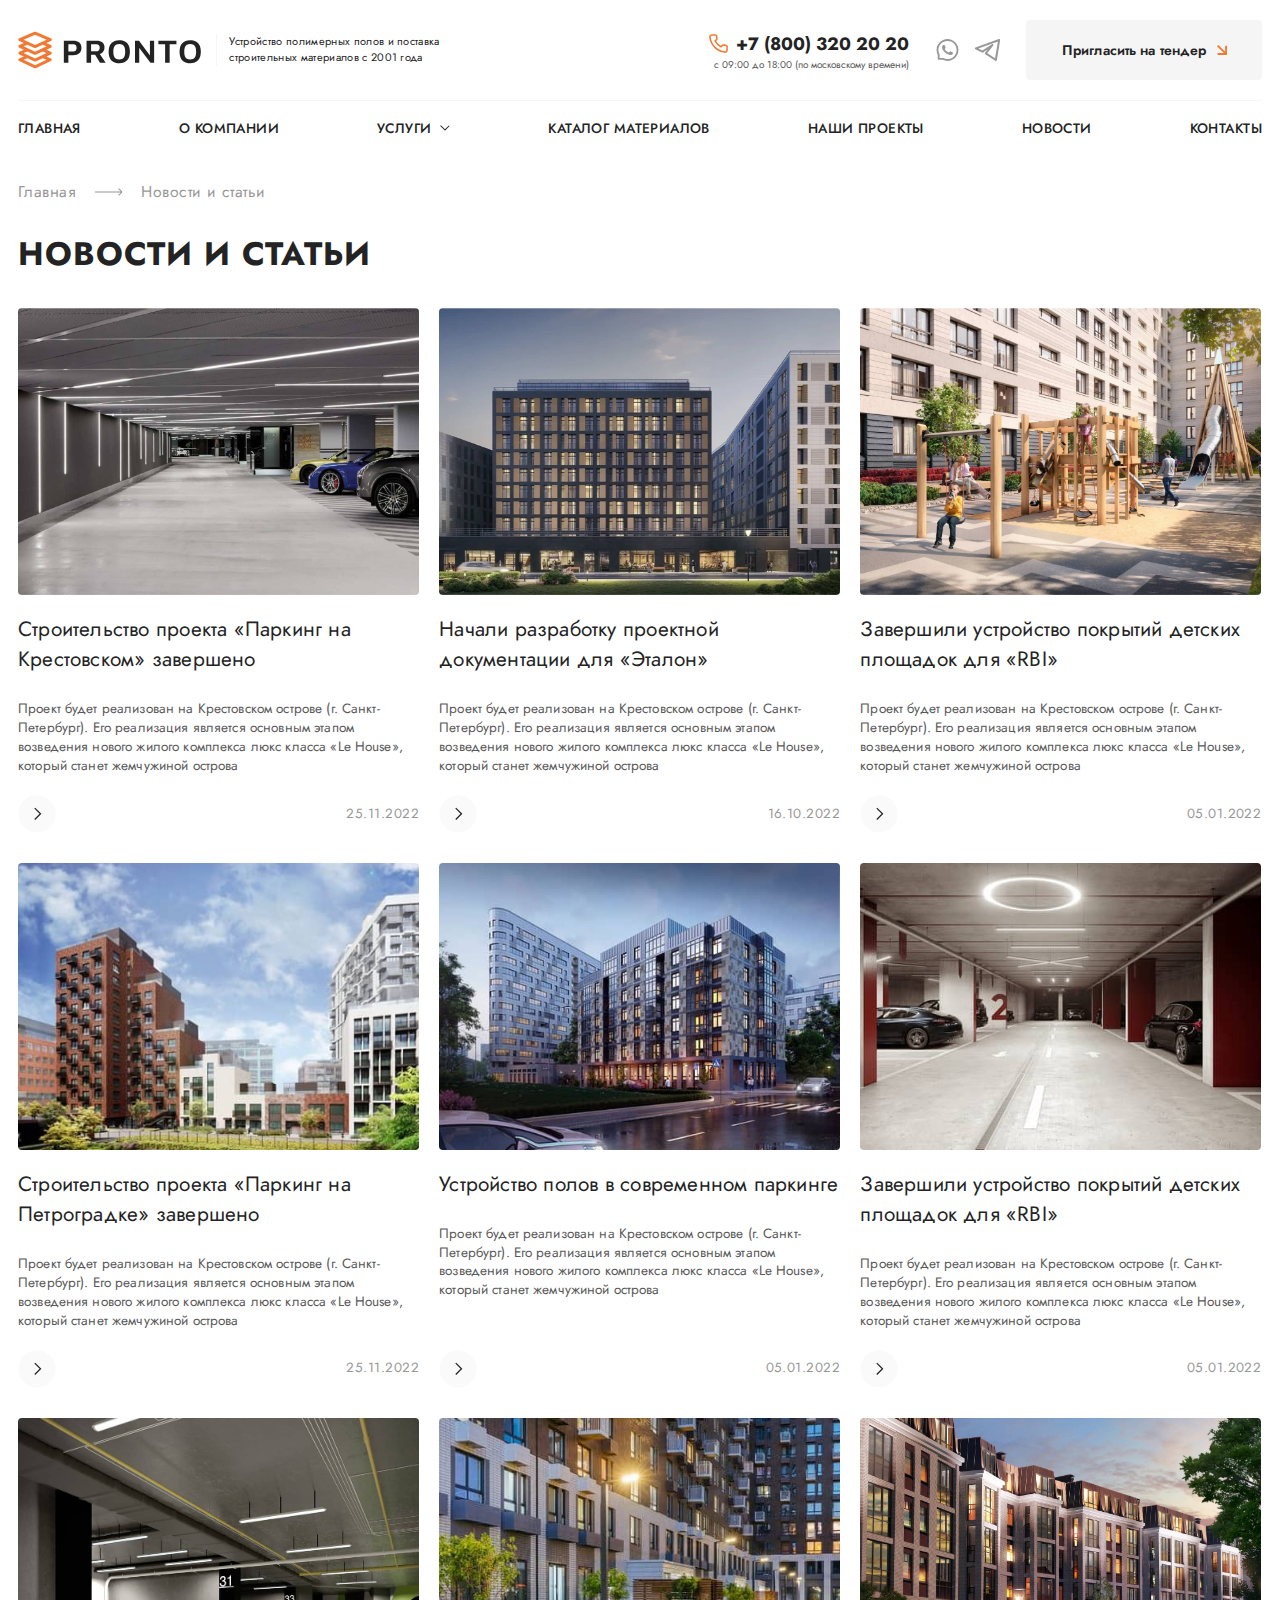
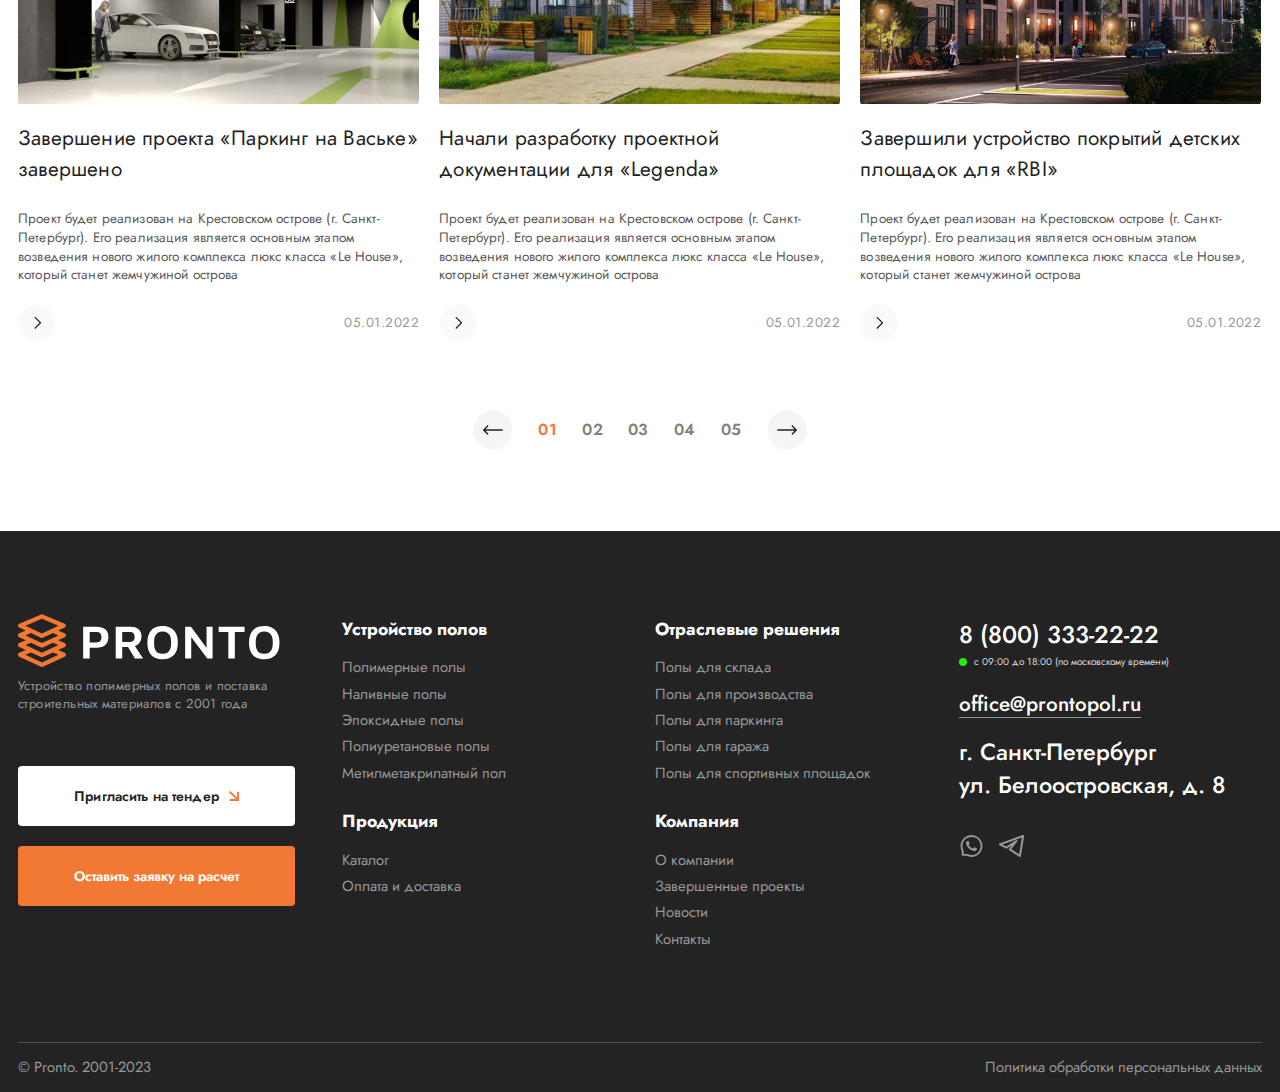
<file: page-news.html>
<!DOCTYPE html>
<html lang="ru">

<head>
   <meta charset="UTF-8">
   <meta http-equiv="X-UA-Compatible" content="IE=edge">
   <meta name="viewport" content="width=device-width, initial-scale=1.0">
   <title>Новости</title>
   <link rel="preconnect" href="https://fonts.googleapis.com">
   <link rel="preconnect" href="https://fonts.gstatic.com" crossorigin>
   <link href="https://fonts.googleapis.com/css2?family=Jost:wght@300;400;500;600;700&display=swap" rel="stylesheet">
   <link rel="stylesheet" href="css/swiper-bundle.min.css">
   <link rel="stylesheet" href="css/choices.min.css">
   <link rel="stylesheet" href="css/style.min.css">
</head>

<body>


   <div class="wrapper">
      <div class="btn__up">&uarr;</div>

      <header class="header">
         <div class="header__inner">
            <div class="container">
               <div class="header__top">
                  <div class="header__top-inner">
                     <div class="logo__block">
                        <a class="logo" href="index.html">
                           <img class="logo__img" src="images/logo.svg" alt="логотип">
                        </a>
                        <div class="logo__deacription">
                           Устройство полимерных полов и поставка
                           строительных материалов с 2001 года
                        </div>
                     </div>
                     <div class="contacts__block">
                        <div class="contacts__phone-box">
                           <a class="contacts__phone" href="tel:78003202020" data-da=".menu__list-mobile,767,last">
                              <svg class="contacts__phone-img" width="25" height="25" viewBox="0 0 25 25" fill="none"
                                 xmlns="http://www.w3.org/2000/svg">
                                 <g clip-path="url(#clip0_1456_18)">
                                    <path
                                       d="M18.9791 21.875C18.8437 21.875 18.7082 21.8646 18.5832 21.8437C10.6041 20.7396 4.26033 14.3958 3.15616 6.41667C3.04158 5.58333 3.29158 4.75 3.84366 4.11458C4.38533 3.48958 5.177 3.125 6.01033 3.125H9.44783C10.3437 3.125 11.0937 3.76042 11.2499 4.63542L11.6562 6.91667C11.8541 8.01042 11.3853 9.125 10.4895 9.77083L10.1457 10.0104C11.4062 11.9271 13.0624 13.5729 14.9999 14.8333L15.2187 14.5312C15.8541 13.625 16.9791 13.1667 18.0728 13.3542L20.3541 13.7604C21.2291 13.9167 21.8645 14.6771 21.8645 15.5625V19C21.8645 19.8333 21.4999 20.625 20.8749 21.1771C20.3541 21.625 19.677 21.875 18.9791 21.875ZM6.01033 4.6875C5.62491 4.6875 5.27075 4.84375 5.01033 5.14583C4.76033 5.4375 4.64575 5.82292 4.69783 6.20833C5.70825 13.4896 11.5103 19.2917 18.7916 20.3021C19.177 20.3542 19.5624 20.2396 19.8541 19.9896C20.1457 19.7292 20.3124 19.3854 20.3124 18.9896V15.5521C20.3124 15.4167 20.2187 15.3125 20.0937 15.2917L17.8124 14.8854C17.302 14.8021 16.802 15.0104 16.5103 15.4271L15.8645 16.3333C15.6249 16.6667 15.177 16.7604 14.8228 16.5521C12.1874 15 9.96866 12.8021 8.427 10.1979C8.21866 9.84375 8.31241 9.39583 8.64575 9.16667L9.57283 8.51042C9.9895 8.21875 10.1978 7.70833 10.1145 7.20833L9.70825 4.90625C9.68741 4.78125 9.57283 4.6875 9.44783 4.6875H6.01033Z"
                                       fill="#F27934" />
                                 </g>
                                 <defs>
                                    <clipPath id="clip0_1456_18">
                                       <rect width="25" height="25" fill="white" />
                                    </clipPath>
                                 </defs>
                              </svg>
                              +7 (800) 320 20 20
                           </a>
                           <p class="phone__time" data-da=".menu__list-mobile,767,last">
                              с 09:00 до 18:00 (по московскому времени)
                           </p>
                           <a class="contacts__phone-mobile" href="tel:+78003202020">
                              <svg class="phone-mobile__img" width="35" height="37" viewBox="0 0 35 37" fill="none"
                                 xmlns="http://www.w3.org/2000/svg">
                                 <rect width="35" height="37" rx="17.5" fill="#FAFAFA" />
                                 <g clip-path="url(#clip0_1456_4550)">
                                    <path
                                       d="M23.9791 27.875C23.8437 27.875 23.7082 27.8646 23.5832 27.8437C15.6041 26.7396 9.26033 20.3958 8.15616 12.4167C8.04158 11.5833 8.29158 10.75 8.84366 10.1146C9.38533 9.48958 10.177 9.125 11.0103 9.125H14.4478C15.3437 9.125 16.0937 9.76042 16.2499 10.6354L16.6562 12.9167C16.8541 14.0104 16.3853 15.125 15.4895 15.7708L15.1457 16.0104C16.4062 17.9271 18.0624 19.5729 19.9999 20.8333L20.2187 20.5312C20.8541 19.625 21.9791 19.1667 23.0728 19.3542L25.3541 19.7604C26.2291 19.9167 26.8645 20.6771 26.8645 21.5625V25C26.8645 25.8333 26.4999 26.625 25.8749 27.1771C25.3541 27.625 24.677 27.875 23.9791 27.875ZM11.0103 10.6875C10.6249 10.6875 10.2707 10.8438 10.0103 11.1458C9.76033 11.4375 9.64575 11.8229 9.69783 12.2083C10.7082 19.4896 16.5103 25.2917 23.7916 26.3021C24.177 26.3542 24.5624 26.2396 24.8541 25.9896C25.1457 25.7292 25.3124 25.3854 25.3124 24.9896V21.5521C25.3124 21.4167 25.2187 21.3125 25.0937 21.2917L22.8124 20.8854C22.302 20.8021 21.802 21.0104 21.5103 21.4271L20.8645 22.3333C20.6249 22.6667 20.177 22.7604 19.8228 22.5521C17.1874 21 14.9687 18.8021 13.427 16.1979C13.2187 15.8437 13.3124 15.3958 13.6457 15.1667L14.5728 14.5104C14.9895 14.2188 15.1978 13.7083 15.1145 13.2083L14.7082 10.9062C14.6874 10.7812 14.5728 10.6875 14.4478 10.6875H11.0103Z"
                                       fill="#595959" />
                                 </g>
                                 <defs>
                                    <clipPath id="clip0_1456_4550">
                                       <rect width="25" height="25" fill="white" transform="translate(5 6)" />
                                    </clipPath>
                                 </defs>
                              </svg>
                           </a>
                        </div>
                        <div class="contacts__social-box" data-da=".phone__time,390,last">
                           <ul class="contacts__social-list">
                              <li class="contacts__social-item">
                                 <a class="contacts__social-link" href="#">
                                    <svg class="social__img social__img-whatsapp" width="25" height="26"
                                       viewBox="0 0 25 26" fill="none" xmlns="http://www.w3.org/2000/svg">
                                       <path
                                          d="M17.4189 15.146C17.1528 15.0093 15.8271 14.3599 15.5806 14.272C15.334 14.1792 15.1533 14.1353 14.9751 14.4087C14.7944 14.6797 14.2817 15.2827 14.1206 15.4658C13.9644 15.6465 13.8057 15.6685 13.5396 15.5342C11.9575 14.7432 10.9199 14.123 9.87744 12.3335C9.60156 11.8574 10.1533 11.8916 10.6685 10.8638C10.7563 10.6831 10.7124 10.5293 10.644 10.3926C10.5757 10.2559 10.0386 8.93262 9.81396 8.39307C9.59668 7.86816 9.37207 7.94141 9.2085 7.93164C9.05225 7.92187 8.87402 7.92188 8.69336 7.92188C8.5127 7.92188 8.22217 7.99023 7.97559 8.25635C7.729 8.52734 7.0332 9.1792 7.0332 10.5024C7.0332 11.8257 7.99756 13.1074 8.12939 13.2881C8.26611 13.4688 10.0264 16.1836 12.729 17.353C14.438 18.0903 15.1069 18.1538 15.9614 18.0269C16.4814 17.9487 17.5532 17.3774 17.7754 16.7451C17.9976 16.1152 17.9976 15.5757 17.9316 15.4634C17.8657 15.3438 17.6851 15.2754 17.4189 15.146Z"
                                          fill="#989898" />
                                       <path
                                          d="M22.588 8.76172C22.0363 7.45068 21.2453 6.27393 20.237 5.26318C19.2287 4.25488 18.0519 3.46143 16.7384 2.91211C15.3956 2.34814 13.9699 2.0625 12.5001 2.0625H12.4513C10.9718 2.06982 9.53871 2.36279 8.19106 2.93896C6.88979 3.49561 5.72279 4.28662 4.72426 5.29492C3.72572 6.30322 2.94203 7.4751 2.40004 8.78125C1.83852 10.1338 1.55531 11.5718 1.56264 13.0513C1.56996 14.7456 1.97524 16.4277 2.73451 17.9316V21.6426C2.73451 22.2627 3.23744 22.7656 3.85756 22.7656H7.57094C9.07485 23.5249 10.757 23.9302 12.4513 23.9375H12.5026C13.965 23.9375 15.3834 23.6543 16.7189 23.1001C18.025 22.5557 19.1994 21.7744 20.2052 20.7759C21.2135 19.7773 22.007 18.6104 22.5612 17.3091C23.1373 15.9614 23.4303 14.5283 23.4376 13.0488C23.445 11.562 23.1569 10.1191 22.588 8.76172ZM18.8991 19.4551C17.1876 21.1494 14.9171 22.082 12.5001 22.082H12.4586C10.9865 22.0747 9.52406 21.7085 8.23256 21.02L8.02748 20.9102H4.58998V17.4727L4.48012 17.2676C3.79164 15.9761 3.42543 14.5137 3.41811 13.0415C3.40834 10.6074 4.33852 8.32227 6.04506 6.60107C7.74916 4.87988 10.027 3.92773 12.4611 3.91797H12.5026C13.7233 3.91797 14.9074 4.15478 16.0231 4.62354C17.112 5.08008 18.0885 5.73682 18.9284 6.57666C19.7658 7.41406 20.4249 8.39307 20.8815 9.48193C21.3551 10.6099 21.5919 11.8062 21.5871 13.0415C21.5724 15.4731 20.6178 17.751 18.8991 19.4551Z"
                                          fill="#989898" />
                                    </svg>
                                 </a>
                              </li>
                              <li class="contacts__social-item">
                                 <a class="contacts__social-link" href="#">
                                    <svg class="social__img social__img-telegram" width="25" height="26"
                                       viewBox="0 0 25 26" fill="none" xmlns="http://www.w3.org/2000/svg">
                                       <g clip-path="url(#clip0_1456_29)">
                                          <path
                                             d="M24.1673 3L0.833984 11.3333L7.50065 14.6667L17.5007 8L10.834 16.3333L20.834 23L24.1673 3Z"
                                             stroke="#989898" stroke-width="2" stroke-linejoin="round" />
                                       </g>
                                       <defs>
                                          <clipPath id="clip0_1456_29">
                                             <rect width="25" height="25" fill="white" transform="translate(0 0.5)" />
                                          </clipPath>
                                       </defs>
                                    </svg>
                                 </a>
                              </li>
                           </ul>
                        </div>
                        <div class="contacts__tender-box">
                           <button class="tender__btn" data-popup="#tender" data-da=".menu__list-mobile,620,last">
                              Пригласить на тендер
                              <svg class="tender__btn-img" width="10" height="10" viewBox="0 0 10 10" fill="none"
                                 xmlns="http://www.w3.org/2000/svg">
                                 <path
                                    d="M8.11933 6.79843L8.10372 0.632108L9.97639 0.636821L10 10L0.636822 9.97639L0.6321 8.10373L6.79851 8.11925L0 1.32081L1.32081 0L8.11933 6.79843Z"
                                    fill="#F27934" />
                              </svg>
                           </button>
                        </div>
                     </div>
                     <button type="button" class="icon-menu"><span></span></button>
                  </div>
               </div>
            </div>
            <div class="container">
               <div class="header__navigation">
                  <nav class="menu">
                     <ul class="menu__list">
                        <li class="menu__list-item">
                           <a class="menu__list-link" href="index.html">Главная</a>
                        </li>
                        <li class="menu__list-item">
                           <a class="menu__list-link" href="#company">о Компании</a>
                        </li>
                        <!--===== sub-menu =====-->
                        <li class="menu__list-item menu__list-item-services">
                           <a class="menu__list-link" href="#services">Услуги</a>
                           <svg class="menu__arrow arrow" width="12" height="8" viewBox="0 0 12 8" fill="none"
                              xmlns="http://www.w3.org/2000/svg">
                              <path fill-rule="evenodd" clip-rule="evenodd"
                                 d="M5.55868 6.79219L5.96577 7.19927L11.4658 1.69922L10.6516 0.885045L5.93731 5.59938L1.05227 0.714331L0.266548 1.50005L5.55868 6.79219Z"
                                 fill="#232324" />
                           </svg>
                           <ul class="sub-menu__list">
                              <li class="box-shadow-item">
                                 <ul class="box-shadow-list">
                                    <li class="box-shadow-wrapper">
                                       <ul class="box-shadow-inner">
                                          <li class="sub-menu__list-item">
                                             <a class="sub-menu__list-link" href="#">Полимерные полы</a>
                                          </li>
                                          <li class="sub-menu__list-item">
                                             <a class="sub-menu__list-link" href="#">Наливные полы</a>
                                          </li>
                                          <li class="sub-menu__list-item">
                                             <a class="sub-menu__list-link" href="#">Эпоксидные полы</a>
                                          </li>
                                          <li class="sub-menu__list-item">
                                             <a class="sub-menu__list-link" href="#">Полиуретановые полы</a>
                                          </li>
                                          <li class="sub-menu__list-item">
                                             <a class="sub-menu__list-link" href="#">Метилметакрилатный пол</a>
                                          </li>
                                          <li class="sub-menu__list-item">
                                             <a class="sub-menu__list-link" href="#">Устройство полов для
                                                производства</a>
                                          </li>
                                          <li class="sub-menu__list-item">
                                             <a class="sub-menu__list-link" href="#">Устройство полов для паркинга</a>
                                          </li>
                                       </ul>
                                    </li>
                                 </ul>
                              </li>
                           </ul>
                        </li>
                        <!--===== sub-menu =====-->
                        <li class="menu__list-item">
                           <a class="menu__list-link" href="page-catalog.html">Каталог материалов</a>
                        </li>
                        <li class="menu__list-item">
                           <a class="menu__list-link" href="#projects">Наши проекты</a>
                        </li>
                        <li class="menu__list-item">
                           <a class="menu__list-link" href="#news">Новости</a>
                        </li>
                        <li class="menu__list-item">
                           <a class="menu__list-link" href="#">Контакты</a>
                        </li>
                     </ul>
                  </nav>
                  <!-- mobile menu -->
                  <nav class="menu__mobile">
                     <ul class="menu__list-mobile">
                        <li class="menu__list-item menu__list-item-logo">
                           <img class="logo-mobile" src="images/mobile-logo.svg" alt="">
                        </li>
                        <li class="menu__list-item">
                           <a class="menu__list-link" href="index.html">Главная</a>
                        </li>
                        <li class="menu__list-item">
                           <a class="menu__list-link" href="#">О компании</a>
                        </li>
                        <!-- mobile sub-menu -->
                        <li class="menu__list-item menu__list-item-mobile">
                           <button class="menu__list-btn-mobile">Услуги</button>
                           <svg class="mobile-menu__arrow" width="9" height="6" viewBox="0 0 9 6" fill="none"
                              xmlns="http://www.w3.org/2000/svg">
                              <path
                                 d="M4.5 5.51047C4.36637 5.51047 4.23327 5.45977 4.1313 5.35809L0.152739 1.37954C-0.0509132 1.17564 -0.0509132 0.845785 0.152739 0.642424C0.356392 0.438528 0.686247 0.438528 0.889851 0.642424L4.5 4.25228L8.11015 0.642424C8.3138 0.438528 8.64366 0.438528 8.84726 0.642424C9.05091 0.846076 9.05091 1.17564 8.84726 1.37954L4.86846 5.35809C4.76678 5.45977 4.63339 5.51047 4.5 5.51047Z"
                                 fill="#232324" />
                           </svg>
                           <ul class="sub-menu__list-mobile">
                              <li class="sub-menu__list-item">
                                 <a class="sub-menu__list-link" href="#">Полимерные полы</a>
                              </li>
                              <li class="sub-menu__list-item">
                                 <a class="sub-menu__list-link" href="#">Наливные полы</a>
                              </li>
                              <li class="sub-menu__list-item">
                                 <a class="sub-menu__list-link" href="#">Эпоксидные полы</a>
                              </li>
                              <li class="sub-menu__list-item">
                                 <a class="sub-menu__list-link" href="#">Полиуретановые полы</a>
                              </li>
                              <li class="sub-menu__list-item">
                                 <a class="sub-menu__list-link" href="#">Метилметакрилатный пол</a>
                              </li>
                              <li class="sub-menu__list-item">
                                 <a class="sub-menu__list-link" href="#">Устройство полов для
                                    производства</a>
                              </li>
                              <li class="sub-menu__list-item">
                                 <a class="sub-menu__list-link" href="#">Устройство полов для паркинга</a>
                              </li>
                           </ul>
                        </li>
                        <!-- mobile sub-menu -->
                        <li class="menu__list-item">
                           <a class="menu__list-link" href="#">Каталог материалов</a>
                        </li>
                        <li class="menu__list-item">
                           <a class="menu__list-link" href="#">Наши проекты</a>
                        </li>
                        <li class="menu__list-item">
                           <a class="menu__list-link" href="#">Новости</a>
                        </li>
                        <li class="menu__list-item">
                           <a class="menu__list-link" href="#">Контакты</a>
                        </li>
                     </ul>
                  </nav>
                  <!-- mobile menu -->
               </div>
            </div>
         </div>
      </header>

      <div class="breadcrumbs">
         <div class="container">
            <div class="breadcrumbs__body">
               <div class="breadcrumbs__inner">
                  <ul class="breadcrumbs__list mobile-overflow ">
                     <li class="breadcrumbs__list-item">
                        <a class="breadcrumbs__list-item-link breadcrumbs__list-item-link--great" href="index.html">
                           Главная
                        </a>
                     </li>
                     <li class="breadcrumbs__list-item">
                        Новости и статьи
                     </li>
                  </ul>
               </div>
            </div>
         </div>
      </div>

      <div class="section-title__block">
         <div class="container">
            <div class="title__block-inner page-title__block-inner">
               <div class="title__block-text">
                  <h2 class="section__title  page-section__title">
                     <span class="section__title--bold">
                        Новости и статьи
                     </span>
                  </h2>
               </div>
            </div>
         </div>
      </div>


      <main class="main">

         <section class="news-page">
            <div class="news__inner">
               <div class="container">
                  <div class="news__items news-page__items">
                     <div class="news__item news-page__item">
                        <div class="news__item-block">
                           <a class="item-block__pictures-news" href="#">
                              <img class="item-block__images-news" src="images/slider/news__slider/news-img-01.jpg"
                                 alt="">
                           </a>
                           <div class="item-block__body-news">
                              <a class="item-block__title-news" href="page-one-news.html">
                                 Строительство проекта «Паркинг на Крестовском»
                                 завершено
                              </a>
                              <div class="item-block__text-news">
                                 Проект будет реализован на Крестовском острове (г. Санкт-Петербург). Его реализация
                                 является основным этапом возведения нового жилого комплекса люкс класса «Le House»,
                                 который станет жемчужиной острова
                              </div>
                              <div class="item-block__date-news">
                                 <a class="date-news__btn" href="page-one-news.html">
                                    <svg class="date-news__btn-img" width="40" height="41" viewBox="0 0 40 41"
                                       fill="none" xmlns="http://www.w3.org/2000/svg">
                                       <path class="date-news__btn-bg"
                                          d="M19.9907 40.2427C31.0312 40.2427 39.9813 31.2884 39.9813 20.2427C39.9813 9.19698 31.0312 0.242676 19.9907 0.242676C8.95013 0.242676 0 9.19698 0 20.2427C0 31.2884 8.95013 40.2427 19.9907 40.2427Z"
                                          fill="#FAFAFA" />
                                       <path class="date-news__btn-arrow" fill-rule="evenodd" clip-rule="evenodd"
                                          d="M24.1283 20.6472L24.5997 20.1758L18 13.5762L17.0572 14.519L22.714 20.1758L17.0572 25.8327L18 26.7755L24.1283 20.6472Z"
                                          fill="#232324" />
                                    </svg>
                                 </a>
                                 <span class="date-news">25.11.2022</span>
                              </div>
                           </div>
                        </div>
                     </div>
                     <div class="news__item news-page__item">
                        <div class="news__item-block">
                           <a class="item-block__pictures-news" href="page-one-news.html">
                              <img class="item-block__images-news" src="images/slider/news__slider/news-img-02.jpg"
                                 alt="">
                           </a>
                           <div class="item-block__body-news">
                              <a class="item-block__title-news" href="#">
                                 Начали разработку проектной документации для «Эталон»
                              </a>
                              <div class="item-block__text-news">
                                 Проект будет реализован на Крестовском острове (г. Санкт-Петербург). Его реализация
                                 является основным этапом возведения нового жилого комплекса люкс класса «Le House»,
                                 который станет жемчужиной острова
                              </div>
                              <div class="item-block__date-news">
                                 <a class="date-news__btn" href="page-one-news.html">
                                    <svg class="date-news__btn-img" width="40" height="41" viewBox="0 0 40 41"
                                       fill="none" xmlns="http://www.w3.org/2000/svg">
                                       <path class="date-news__btn-bg"
                                          d="M19.9907 40.2427C31.0312 40.2427 39.9813 31.2884 39.9813 20.2427C39.9813 9.19698 31.0312 0.242676 19.9907 0.242676C8.95013 0.242676 0 9.19698 0 20.2427C0 31.2884 8.95013 40.2427 19.9907 40.2427Z"
                                          fill="#FAFAFA" />
                                       <path class="date-news__btn-arrow" fill-rule="evenodd" clip-rule="evenodd"
                                          d="M24.1283 20.6472L24.5997 20.1758L18 13.5762L17.0572 14.519L22.714 20.1758L17.0572 25.8327L18 26.7755L24.1283 20.6472Z"
                                          fill="#232324" />
                                    </svg>
                                 </a>
                                 <span class="date-news">16.10.2022</span>
                              </div>
                           </div>
                        </div>
                     </div>
                     <div class="news__item news-page__item">
                        <div class="news__item-block">
                           <a class="item-block__pictures-news" href="page-one-news.html">
                              <img class="item-block__images-news" src="images/slider/news__slider/news-img-03.jpg"
                                 alt="">
                           </a>
                           <div class="item-block__body-news">
                              <a class="item-block__title-news" href="#">
                                 Завершили устройство покрытий детских площадок для «RBI»
                              </a>
                              <div class="item-block__text-news">
                                 Проект будет реализован на Крестовском острове (г. Санкт-Петербург). Его реализация
                                 является основным этапом возведения нового жилого комплекса люкс класса «Le House»,
                                 который станет жемчужиной острова
                              </div>
                              <div class="item-block__date-news">
                                 <a class="date-news__btn" href="page-one-news.html">
                                    <svg class="date-news__btn-img" width="40" height="41" viewBox="0 0 40 41"
                                       fill="none" xmlns="http://www.w3.org/2000/svg">
                                       <path class="date-news__btn-bg"
                                          d="M19.9907 40.2427C31.0312 40.2427 39.9813 31.2884 39.9813 20.2427C39.9813 9.19698 31.0312 0.242676 19.9907 0.242676C8.95013 0.242676 0 9.19698 0 20.2427C0 31.2884 8.95013 40.2427 19.9907 40.2427Z"
                                          fill="#FAFAFA" />
                                       <path class="date-news__btn-arrow" fill-rule="evenodd" clip-rule="evenodd"
                                          d="M24.1283 20.6472L24.5997 20.1758L18 13.5762L17.0572 14.519L22.714 20.1758L17.0572 25.8327L18 26.7755L24.1283 20.6472Z"
                                          fill="#232324" />
                                    </svg>
                                 </a>
                                 <span class="date-news">05.01.2022</span>
                              </div>
                           </div>
                        </div>
                     </div>
                     <div class="news__item news-page__item">
                        <div class="news__item-block">
                           <a class="item-block__pictures-news" href="page-one-news.html">
                              <img class="item-block__images-news" src="images/slider/news__slider/news-img-04.jpg"
                                 alt="">
                           </a>
                           <div class="item-block__body-news">
                              <a class="item-block__title-news" href="#">
                                 Строительство проекта «Паркинг на Петроградке» завершено
                              </a>
                              <div class="item-block__text-news">
                                 Проект будет реализован на Крестовском острове (г. Санкт-Петербург). Его реализация
                                 является основным этапом возведения нового жилого комплекса люкс класса «Le House»,
                                 который станет жемчужиной острова
                              </div>
                              <div class="item-block__date-news">
                                 <a class="date-news__btn" href="page-one-news.html">
                                    <svg class="date-news__btn-img" width="40" height="41" viewBox="0 0 40 41"
                                       fill="none" xmlns="http://www.w3.org/2000/svg">
                                       <path class="date-news__btn-bg"
                                          d="M19.9907 40.2427C31.0312 40.2427 39.9813 31.2884 39.9813 20.2427C39.9813 9.19698 31.0312 0.242676 19.9907 0.242676C8.95013 0.242676 0 9.19698 0 20.2427C0 31.2884 8.95013 40.2427 19.9907 40.2427Z"
                                          fill="#FAFAFA" />
                                       <path class="date-news__btn-arrow" fill-rule="evenodd" clip-rule="evenodd"
                                          d="M24.1283 20.6472L24.5997 20.1758L18 13.5762L17.0572 14.519L22.714 20.1758L17.0572 25.8327L18 26.7755L24.1283 20.6472Z"
                                          fill="#232324" />
                                    </svg>
                                 </a>
                                 <span class="date-news">25.11.2022</span>
                              </div>
                           </div>
                        </div>
                     </div>
                     <div class="news__item news-page__item">
                        <div class="news__item-block">
                           <a class="item-block__pictures-news" href="page-one-news.html">
                              <img class="item-block__images-news" src="images/slider/news__slider/news-img-05.jpg"
                                 alt="">
                           </a>
                           <div class="item-block__body-news">
                              <a class="item-block__title-news" href="#">
                                 Устройство полов в современном паркинге
                              </a>
                              <div class="item-block__text-news">
                                 Проект будет реализован на Крестовском острове (г. Санкт-Петербург). Его реализация
                                 является основным этапом возведения нового жилого комплекса люкс класса «Le House»,
                                 который станет жемчужиной острова
                              </div>
                              <div class="item-block__date-news">
                                 <a class="date-news__btn" href="page-one-news.html">
                                    <svg class="date-news__btn-img" width="40" height="41" viewBox="0 0 40 41"
                                       fill="none" xmlns="http://www.w3.org/2000/svg">
                                       <path class="date-news__btn-bg"
                                          d="M19.9907 40.2427C31.0312 40.2427 39.9813 31.2884 39.9813 20.2427C39.9813 9.19698 31.0312 0.242676 19.9907 0.242676C8.95013 0.242676 0 9.19698 0 20.2427C0 31.2884 8.95013 40.2427 19.9907 40.2427Z"
                                          fill="#FAFAFA" />
                                       <path class="date-news__btn-arrow" fill-rule="evenodd" clip-rule="evenodd"
                                          d="M24.1283 20.6472L24.5997 20.1758L18 13.5762L17.0572 14.519L22.714 20.1758L17.0572 25.8327L18 26.7755L24.1283 20.6472Z"
                                          fill="#232324" />
                                    </svg>
                                 </a>
                                 <span class="date-news">05.01.2022</span>
                              </div>
                           </div>
                        </div>
                     </div>
                     <div class="news__item news-page__item">
                        <div class="news__item-block">
                           <a class="item-block__pictures-news" href="page-one-news.html">
                              <img class="item-block__images-news" src="images/slider/news__slider/news-img-06.jpg"
                                 alt="">
                           </a>
                           <div class="item-block__body-news">
                              <a class="item-block__title-news" href="#">
                                 Завершили устройство покрытий детских площадок для «RBI»
                              </a>
                              <div class="item-block__text-news">
                                 Проект будет реализован на Крестовском острове (г. Санкт-Петербург). Его реализация
                                 является основным этапом возведения нового жилого комплекса люкс класса «Le House»,
                                 который станет жемчужиной острова
                              </div>
                              <div class="item-block__date-news">
                                 <a class="date-news__btn" href="page-one-news.html">
                                    <svg class="date-news__btn-img" width="40" height="41" viewBox="0 0 40 41"
                                       fill="none" xmlns="http://www.w3.org/2000/svg">
                                       <path class="date-news__btn-bg"
                                          d="M19.9907 40.2427C31.0312 40.2427 39.9813 31.2884 39.9813 20.2427C39.9813 9.19698 31.0312 0.242676 19.9907 0.242676C8.95013 0.242676 0 9.19698 0 20.2427C0 31.2884 8.95013 40.2427 19.9907 40.2427Z"
                                          fill="#FAFAFA" />
                                       <path class="date-news__btn-arrow" fill-rule="evenodd" clip-rule="evenodd"
                                          d="M24.1283 20.6472L24.5997 20.1758L18 13.5762L17.0572 14.519L22.714 20.1758L17.0572 25.8327L18 26.7755L24.1283 20.6472Z"
                                          fill="#232324" />
                                    </svg>
                                 </a>
                                 <span class="date-news">05.01.2022</span>
                              </div>
                           </div>
                        </div>
                     </div>
                     <div class="news__item news-page__item">
                        <div class="news__item-block">
                           <a class="item-block__pictures-news" href="page-one-news.html">
                              <img class="item-block__images-news" src="images/slider/news__slider/news-img-07.jpg"
                                 alt="">
                           </a>
                           <div class="item-block__body-news">
                              <a class="item-block__title-news" href="#">
                                 Завершение проекта «Паркинг на Ваське» завершено
                              </a>
                              <div class="item-block__text-news">
                                 Проект будет реализован на Крестовском острове (г. Санкт-Петербург). Его реализация
                                 является основным этапом возведения нового жилого комплекса люкс класса «Le House»,
                                 который станет жемчужиной острова
                              </div>
                              <div class="item-block__date-news">
                                 <a class="date-news__btn" href="page-one-news.html">
                                    <svg class="date-news__btn-img" width="40" height="41" viewBox="0 0 40 41"
                                       fill="none" xmlns="http://www.w3.org/2000/svg">
                                       <path class="date-news__btn-bg"
                                          d="M19.9907 40.2427C31.0312 40.2427 39.9813 31.2884 39.9813 20.2427C39.9813 9.19698 31.0312 0.242676 19.9907 0.242676C8.95013 0.242676 0 9.19698 0 20.2427C0 31.2884 8.95013 40.2427 19.9907 40.2427Z"
                                          fill="#FAFAFA" />
                                       <path class="date-news__btn-arrow" fill-rule="evenodd" clip-rule="evenodd"
                                          d="M24.1283 20.6472L24.5997 20.1758L18 13.5762L17.0572 14.519L22.714 20.1758L17.0572 25.8327L18 26.7755L24.1283 20.6472Z"
                                          fill="#232324" />
                                    </svg>
                                 </a>
                                 <span class="date-news">05.01.2022</span>
                              </div>
                           </div>
                        </div>
                     </div>
                     <div class="news__item news-page__item">
                        <div class="news__item-block">
                           <a class="item-block__pictures-news" href="page-one-news.html">
                              <img class="item-block__images-news" src="images/slider/news__slider/news-img-08.jpg"
                                 alt="">
                           </a>
                           <div class="item-block__body-news">
                              <a class="item-block__title-news" href="#">
                                 Начали разработку проектной документации для «Legenda»
                              </a>
                              <div class="item-block__text-news">
                                 Проект будет реализован на Крестовском острове (г. Санкт-Петербург). Его реализация
                                 является основным этапом возведения нового жилого комплекса люкс класса «Le House»,
                                 который станет жемчужиной острова
                              </div>
                              <div class="item-block__date-news">
                                 <a class="date-news__btn" href="page-one-news.html">
                                    <svg class="date-news__btn-img" width="40" height="41" viewBox="0 0 40 41"
                                       fill="none" xmlns="http://www.w3.org/2000/svg">
                                       <path class="date-news__btn-bg"
                                          d="M19.9907 40.2427C31.0312 40.2427 39.9813 31.2884 39.9813 20.2427C39.9813 9.19698 31.0312 0.242676 19.9907 0.242676C8.95013 0.242676 0 9.19698 0 20.2427C0 31.2884 8.95013 40.2427 19.9907 40.2427Z"
                                          fill="#FAFAFA" />
                                       <path class="date-news__btn-arrow" fill-rule="evenodd" clip-rule="evenodd"
                                          d="M24.1283 20.6472L24.5997 20.1758L18 13.5762L17.0572 14.519L22.714 20.1758L17.0572 25.8327L18 26.7755L24.1283 20.6472Z"
                                          fill="#232324" />
                                    </svg>
                                 </a>
                                 <span class="date-news">05.01.2022</span>
                              </div>
                           </div>
                        </div>
                     </div>
                     <div class="news__item news-page__item">
                        <div class="news__item-block">
                           <a class="item-block__pictures-news" href="page-one-news.html">
                              <img class="item-block__images-news" src="images/slider/news__slider/news-img-09.jpg"
                                 alt="">
                           </a>
                           <div class="item-block__body-news">
                              <a class="item-block__title-news" href="#">
                                 Завершили устройство покрытий детских площадок для «RBI»
                              </a>
                              <div class="item-block__text-news">
                                 Проект будет реализован на Крестовском острове (г. Санкт-Петербург). Его реализация
                                 является основным этапом возведения нового жилого комплекса люкс класса «Le House»,
                                 который станет жемчужиной острова
                              </div>
                              <div class="item-block__date-news">
                                 <a class="date-news__btn" href="page-one-news.html">
                                    <svg class="date-news__btn-img" width="40" height="41" viewBox="0 0 40 41"
                                       fill="none" xmlns="http://www.w3.org/2000/svg">
                                       <path class="date-news__btn-bg"
                                          d="M19.9907 40.2427C31.0312 40.2427 39.9813 31.2884 39.9813 20.2427C39.9813 9.19698 31.0312 0.242676 19.9907 0.242676C8.95013 0.242676 0 9.19698 0 20.2427C0 31.2884 8.95013 40.2427 19.9907 40.2427Z"
                                          fill="#FAFAFA" />
                                       <path class="date-news__btn-arrow" fill-rule="evenodd" clip-rule="evenodd"
                                          d="M24.1283 20.6472L24.5997 20.1758L18 13.5762L17.0572 14.519L22.714 20.1758L17.0572 25.8327L18 26.7755L24.1283 20.6472Z"
                                          fill="#232324" />
                                    </svg>
                                 </a>
                                 <span class="date-news">05.01.2022</span>
                              </div>
                           </div>
                        </div>
                     </div>
                  </div>
               </div>
            </div>
         </section>


         <div class="pagination">
            <div class="container">
               <div class="pagination__inner">
                  <div class="pagination__btn-box pagination__btn-box-left ">
                     <a class="pagination__btn" href="#">
                        <svg class="pagination__btn-img" width="40" height="40" viewBox="0 0 40 40" fill="none"
                           xmlns="http://www.w3.org/2000/svg">
                           <rect x="39.5" y="39.5" width="39" height="39" rx="19.5" transform="rotate(-180 39.5 39.5)"
                              fill="#F5F5F5" />
                           <path
                              d="M10.218 19.4693L14.158 15.4693C14.308 15.3193 14.498 15.2493 14.688 15.2493C14.878 15.2493 15.068 15.3193 15.218 15.4693C15.518 15.7593 15.518 16.2293 15.228 16.5293L12.538 19.2493H29.248C29.658 19.2493 29.998 19.5893 29.998 19.9993C29.998 20.4093 29.658 20.7493 29.248 20.7493H12.538L15.228 23.4693C15.518 23.7693 15.518 24.2393 15.218 24.5293C14.928 24.8293 14.448 24.8193 14.158 24.5293L10.218 20.5293C9.92805 20.2293 9.92805 19.7693 10.218 19.4693Z"
                              fill="#232324" />
                        </svg>
                     </a>
                  </div>
                  <ul class="pagination-list">
                     <li class="pagination-list-item list__item--active">
                        <a class="pagination-list-item__link" href="#">01</a>
                     </li>
                     <li class="pagination-list-item">
                        <a class="pagination-list-item__link" href="#">02</a>
                     </li>
                     <li class="pagination-list-item ">
                        <a class="pagination-list-item__link" href="#">03</a>
                     </li>
                     <li class="pagination-list-item">
                        <a class="pagination-list-item__link" href="#">04</a>
                     </li>
                     <li class="pagination-list-item">
                        <a class="pagination-list-item__link" href="#">05</a>
                     </li>
                  </ul>
                  <div class="pagination__btn-box pagination__btn-box-right">
                     <a class="pagination__btn" href="#">
                        <svg class="pagination__btn-img" width="40" height="40" viewBox="0 0 40 40" fill="none"
                           xmlns="http://www.w3.org/2000/svg">
                           <rect x="0.5" y="0.5" width="39" height="39" rx="19.5" fill="#F5F5F5" />
                           <path
                              d="M29.782 20.5307L25.842 24.5307C25.692 24.6807 25.502 24.7507 25.312 24.7507C25.122 24.7507 24.932 24.6807 24.782 24.5307C24.482 24.2407 24.482 23.7707 24.772 23.4707L27.462 20.7507H10.752C10.342 20.7507 10.002 20.4107 10.002 20.0007C10.002 19.5907 10.342 19.2507 10.752 19.2507H27.462L24.772 16.5307C24.482 16.2307 24.482 15.7607 24.782 15.4707C25.072 15.1707 25.552 15.1807 25.842 15.4707L29.782 19.4707C30.072 19.7707 30.072 20.2307 29.782 20.5307Z"
                              fill="#232324" />
                        </svg>
                     </a>
                  </div>
               </div>
            </div>
         </div>


      </main>

      <footer class="footer">
         <div class="container">
            <div class="footer__inner">
               <ul class="footer__list">
                  <li class="footer__item footer__item-info">
                     <div class="footer__item-body">
                        <a class="footer__logo" href="#">
                           <img class="footer__logo-img" src="images/footer-logo.svg" alt="логотип">
                        </a>
                        <div class="footer__info-description">
                           Устройство полимерных полов и поставка строительных материалов с 2001 года
                        </div>
                        <div class="footer__info-buttons">
                           <button class="footer-tender__btn" data-popup="#tender">
                              Пригласить на тендер
                              <svg class="tender__btn-img" width="10" height="10" viewBox="0 0 10 10" fill="none"
                                 xmlns="http://www.w3.org/2000/svg">
                                 <path
                                    d="M8.11933 6.79843L8.10372 0.632108L9.97639 0.636821L10 10L0.636822 9.97639L0.6321 8.10373L6.79851 8.11925L0 1.32081L1.32081 0L8.11933 6.79843Z"
                                    fill="#F27934" />
                              </svg>
                           </button>
                           <button class="calculate__btn footer-calculate__btn">
                              Оставить заявку на расчет
                           </button>
                        </div>
                     </div>
                  </li>
                  <li class="footer__item footer__item-navigation">
                     <div class="navigation-item__top">
                        <div class="footer__item-body block" data-spollers="380,max">
                           <button class="footer__item-title block__title" data-spoller>
                              Устройство полов
                           </button>
                           <nav class="footer__menu">
                              <ul class="footer__menu-list">
                                 <li class="footer-menu__list-item">
                                    <a class="footer-menu__list-link" href="#">Полимерные полы</a>
                                 </li>
                                 <li class="footer-menu__list-item">
                                    <a class="footer-menu__list-link" href="#">Наливные полы</a>
                                 </li>
                                 <li class="footer-menu__list-item">
                                    <a class="footer-menu__list-link" href="#">Эпоксидные полы</a>
                                 </li>
                                 <li class="footer-menu__list-item">
                                    <a class="footer-menu__list-link" href="#">Полиуретановые полы</a>
                                 </li>
                                 <li class="footer-menu__list-item">
                                    <a class="footer-menu__list-link" href="#">Метилметакрилатный пол</a>
                                 </li>
                              </ul>
                           </nav>
                        </div>
                     </div>
                     <div class="navigation-item__bottom">
                        <div class="footer__item-body block" data-spollers="380,max">
                           <button class="footer__item-title block__title" data-spoller>
                              Продукция
                           </button>
                           <nav class="footer__menu">
                              <ul class="footer__menu-list">
                                 <li class="footer-menu__list-item">
                                    <a class="footer-menu__list-link" href="#">Каталог</a>
                                 </li>
                                 <li class="footer-menu__list-item">
                                    <a class="footer-menu__list-link" href="#">Оплата и доставка</a>
                                 </li>
                              </ul>
                           </nav>
                        </div>
                     </div>
                  </li>
                  <li class="footer__item footer__item-navigation">
                     <div class="navigation-item__top">
                        <div class="footer__item-body block" data-spollers="380,max">
                           <button class="footer__item-title block__title" data-spoller>
                              Отраслевые решения
                           </button>
                           <nav class="footer__menu">
                              <ul class="footer__menu-list">
                                 <li class="footer-menu__list-item">
                                    <a class="footer-menu__list-link" href="#">Полы для склада</a>
                                 </li>
                                 <li class="footer-menu__list-item">
                                    <a class="footer-menu__list-link" href="#">Полы для производства</a>
                                 </li>
                                 <li class="footer-menu__list-item">
                                    <a class="footer-menu__list-link" href="#">Полы для паркинга</a>
                                 </li>
                                 <li class="footer-menu__list-item">
                                    <a class="footer-menu__list-link" href="#">Полы для гаража</a>
                                 </li>
                                 <li class="footer-menu__list-item">
                                    <a class="footer-menu__list-link" href="#">Полы для спортивных площадок</a>
                                 </li>
                              </ul>
                           </nav>
                        </div>
                     </div>
                     <div class="navigation-item__bottom">
                        <div class="footer__item-body block" data-spollers="380,max">
                           <button class="footer__item-title block__title" data-spoller>
                              Компания
                           </button>
                           <nav class="footer__menu">
                              <ul class="footer__menu-list">
                                 <li class="footer-menu__list-item">
                                    <a class="footer-menu__list-link" href="#">О компании</a>
                                 </li>
                                 <li class="footer-menu__list-item">
                                    <a class="footer-menu__list-link" href="#">Завершенные проекты</a>
                                 </li>
                                 <li class="footer-menu__list-item">
                                    <a class="footer-menu__list-link" href="#">Новости</a>
                                 </li>
                                 <li class="footer-menu__list-item">
                                    <a class="footer-menu__list-link" href="#">Контакты</a>
                                 </li>
                              </ul>
                           </nav>
                        </div>
                     </div>
                  </li>
                  <li class="footer__item footer__item-contacts">
                     <div class="footer__item-body">
                        <div class="footer__item-box item-phone__box">
                           <a class="footer__phone" href="tel:88003332222">
                              8 (800) 333-22-22
                           </a>
                           <p class="contacts__time">
                              с 09:00 до 18:00 (по московскому времени)
                           </p>
                        </div>
                        <div class="footer__item-box item-mail__box">
                           <a class="footer__mail" href="mailto:office@prontopol.ru">
                              office@prontopol.ru
                           </a>
                        </div>
                        <div class="footer__item-box item-address__box">
                           <address class="footer__address">
                              г. Санкт-Петербург <br>
                              ул. Белоостровская, д. 8
                           </address>
                        </div>
                        <div class="footer__item-box item-social__box">
                           <ul class="contacts__social-list">
                              <li class="contacts__social-item">
                                 <a class="contacts__social-link" href="#">
                                    <svg class="social__img social__img-whatsapp" width="25" height="26"
                                       viewBox="0 0 25 26" fill="none" xmlns="http://www.w3.org/2000/svg">
                                       <path
                                          d="M17.4189 15.146C17.1528 15.0093 15.8271 14.3599 15.5806 14.272C15.334 14.1792 15.1533 14.1353 14.9751 14.4087C14.7944 14.6797 14.2817 15.2827 14.1206 15.4658C13.9644 15.6465 13.8057 15.6685 13.5396 15.5342C11.9575 14.7432 10.9199 14.123 9.87744 12.3335C9.60156 11.8574 10.1533 11.8916 10.6685 10.8638C10.7563 10.6831 10.7124 10.5293 10.644 10.3926C10.5757 10.2559 10.0386 8.93262 9.81396 8.39307C9.59668 7.86816 9.37207 7.94141 9.2085 7.93164C9.05225 7.92187 8.87402 7.92188 8.69336 7.92188C8.5127 7.92188 8.22217 7.99023 7.97559 8.25635C7.729 8.52734 7.0332 9.1792 7.0332 10.5024C7.0332 11.8257 7.99756 13.1074 8.12939 13.2881C8.26611 13.4688 10.0264 16.1836 12.729 17.353C14.438 18.0903 15.1069 18.1538 15.9614 18.0269C16.4814 17.9487 17.5532 17.3774 17.7754 16.7451C17.9976 16.1152 17.9976 15.5757 17.9316 15.4634C17.8657 15.3438 17.6851 15.2754 17.4189 15.146Z"
                                          fill="#989898" />
                                       <path
                                          d="M22.588 8.76172C22.0363 7.45068 21.2453 6.27393 20.237 5.26318C19.2287 4.25488 18.0519 3.46143 16.7384 2.91211C15.3956 2.34814 13.9699 2.0625 12.5001 2.0625H12.4513C10.9718 2.06982 9.53871 2.36279 8.19106 2.93896C6.88979 3.49561 5.72279 4.28662 4.72426 5.29492C3.72572 6.30322 2.94203 7.4751 2.40004 8.78125C1.83852 10.1338 1.55531 11.5718 1.56264 13.0513C1.56996 14.7456 1.97524 16.4277 2.73451 17.9316V21.6426C2.73451 22.2627 3.23744 22.7656 3.85756 22.7656H7.57094C9.07485 23.5249 10.757 23.9302 12.4513 23.9375H12.5026C13.965 23.9375 15.3834 23.6543 16.7189 23.1001C18.025 22.5557 19.1994 21.7744 20.2052 20.7759C21.2135 19.7773 22.007 18.6104 22.5612 17.3091C23.1373 15.9614 23.4303 14.5283 23.4376 13.0488C23.445 11.562 23.1569 10.1191 22.588 8.76172ZM18.8991 19.4551C17.1876 21.1494 14.9171 22.082 12.5001 22.082H12.4586C10.9865 22.0747 9.52406 21.7085 8.23256 21.02L8.02748 20.9102H4.58998V17.4727L4.48012 17.2676C3.79164 15.9761 3.42543 14.5137 3.41811 13.0415C3.40834 10.6074 4.33852 8.32227 6.04506 6.60107C7.74916 4.87988 10.027 3.92773 12.4611 3.91797H12.5026C13.7233 3.91797 14.9074 4.15478 16.0231 4.62354C17.112 5.08008 18.0885 5.73682 18.9284 6.57666C19.7658 7.41406 20.4249 8.39307 20.8815 9.48193C21.3551 10.6099 21.5919 11.8062 21.5871 13.0415C21.5724 15.4731 20.6178 17.751 18.8991 19.4551Z"
                                          fill="#989898" />
                                    </svg>
                                 </a>
                              </li>
                              <li class="contacts__social-item">
                                 <a class="contacts__social-link" href="#">
                                    <svg class="social__img social__img-telegram" width="25" height="26"
                                       viewBox="0 0 25 26" fill="none" xmlns="http://www.w3.org/2000/svg">
                                       <g clip-path="url(#clip0_1456_29)">
                                          <path
                                             d="M24.1673 3L0.833984 11.3333L7.50065 14.6667L17.5007 8L10.834 16.3333L20.834 23L24.1673 3Z"
                                             stroke="#989898" stroke-width="2" stroke-linejoin="round" />
                                       </g>
                                       <defs>
                                          <clipPath id="clip0_1456_291">
                                             <rect width="25" height="25" fill="white" transform="translate(0 0.5)" />
                                          </clipPath>
                                       </defs>
                                    </svg>
                                 </a>
                              </li>
                           </ul>
                        </div>
                     </div>
                  </li>
               </ul>
               <div class="footer__copy">
                  <div class="footer__copy-num">
                     © Pronto. 2001-2023
                  </div>
                  <a class="footer__policy" href="#">
                     Политика обработки персональных данных
                  </a>
               </div>
            </div>
         </div>
      </footer>



   </div>








   <script src="https://ajax.googleapis.com/ajax/libs/jquery/3.4.1/jquery.min.js"></script>
   <script src="js/swiper-bundle.min.js"></script>
   <script src="js/choices.min.js"></script>
   <script src="js/mixitup.min.js"></script>
   <script src="js/main.min.js"></script>
</body>

</html>
</file>
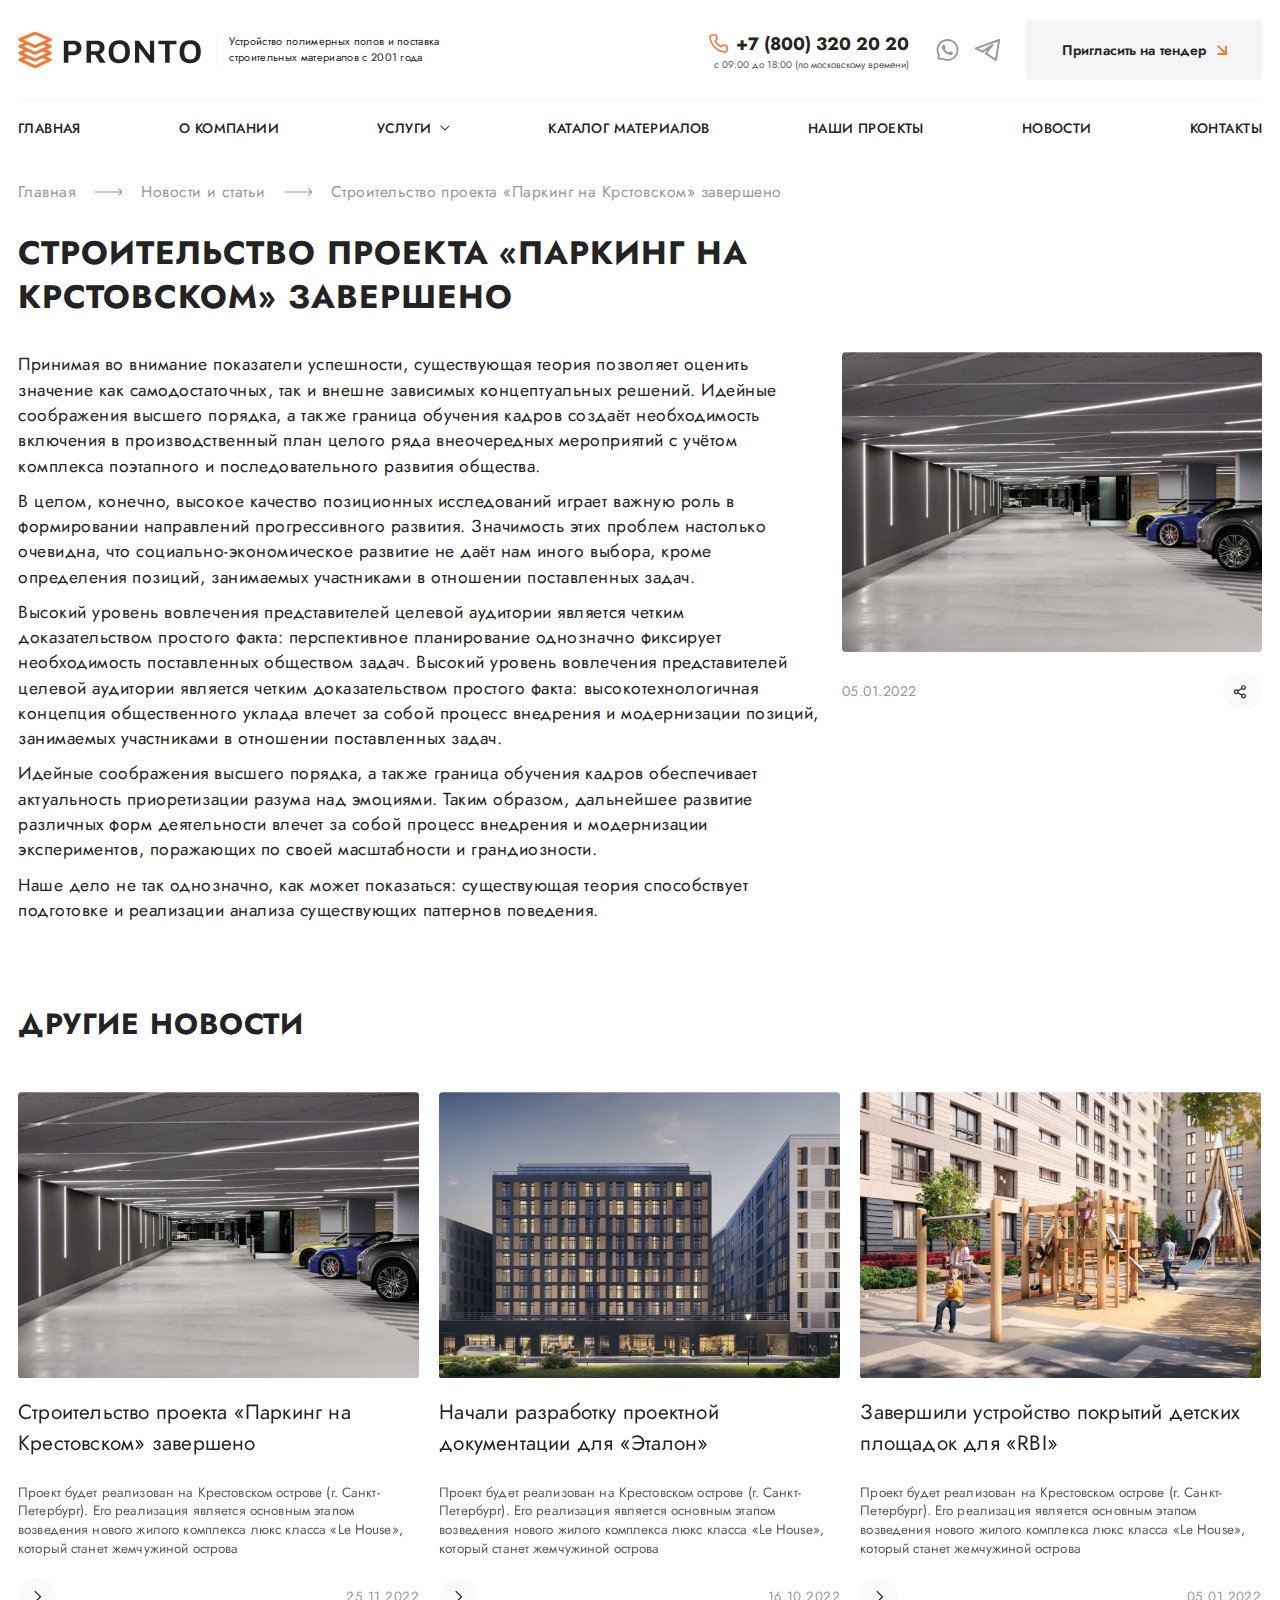
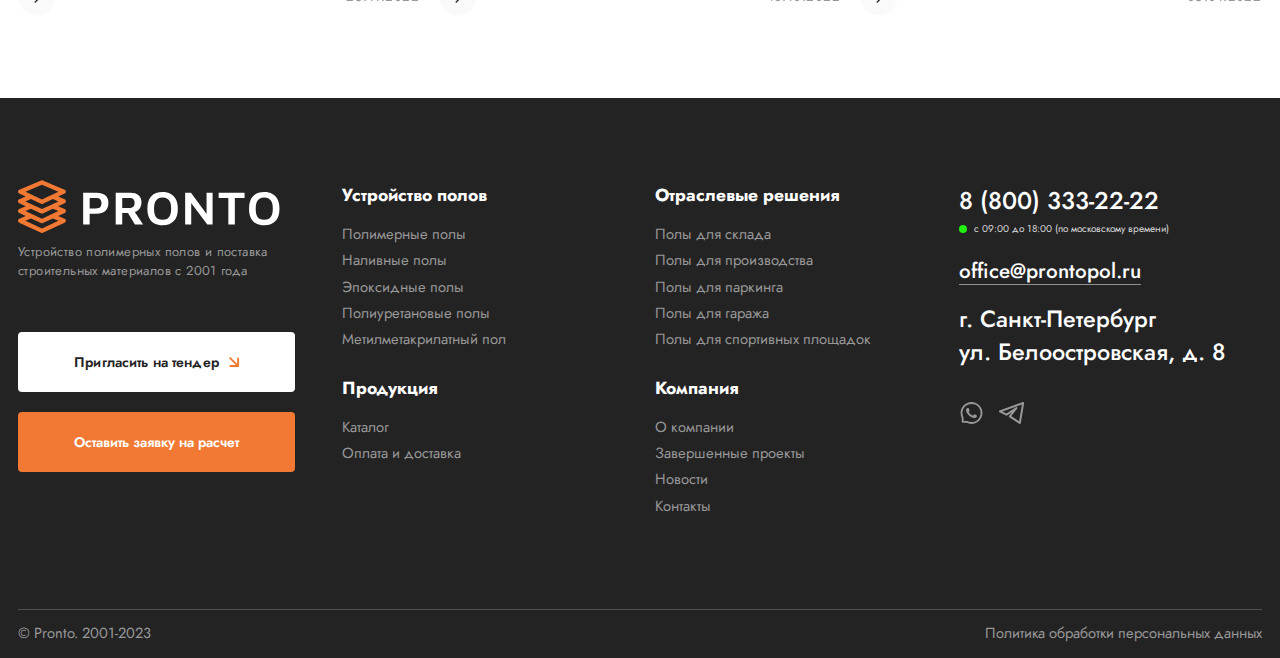
<file: page-one-news.html>
<!DOCTYPE html>
<html lang="ru">

<head>
   <meta charset="UTF-8">
   <meta http-equiv="X-UA-Compatible" content="IE=edge">
   <meta name="viewport" content="width=device-width, initial-scale=1.0">
   <title>Новость</title>
   <link rel="preconnect" href="https://fonts.googleapis.com">
   <link rel="preconnect" href="https://fonts.gstatic.com" crossorigin>
   <link href="https://fonts.googleapis.com/css2?family=Jost:wght@300;400;500;600;700&display=swap" rel="stylesheet">
   <link rel="stylesheet" href="css/swiper-bundle.min.css">
   <link rel="stylesheet" href="css/choices.min.css">
   <link rel="stylesheet" href="css/style.min.css">
</head>

<body>


   <div class="wrapper">
      <div class="btn__up">&uarr;</div>

      <header class="header">
         <div class="header__inner">
            <div class="container">
               <div class="header__top">
                  <div class="header__top-inner">
                     <div class="logo__block">
                        <a class="logo" href="index.html">
                           <img class="logo__img" src="images/logo.svg" alt="логотип">
                        </a>
                        <div class="logo__deacription">
                           Устройство полимерных полов и поставка
                           строительных материалов с 2001 года
                        </div>
                     </div>
                     <div class="contacts__block">
                        <div class="contacts__phone-box">
                           <a class="contacts__phone" href="tel:78003202020" data-da=".menu__list-mobile,767,last">
                              <svg class="contacts__phone-img" width="25" height="25" viewBox="0 0 25 25" fill="none"
                                 xmlns="http://www.w3.org/2000/svg">
                                 <g clip-path="url(#clip0_1456_18)">
                                    <path
                                       d="M18.9791 21.875C18.8437 21.875 18.7082 21.8646 18.5832 21.8437C10.6041 20.7396 4.26033 14.3958 3.15616 6.41667C3.04158 5.58333 3.29158 4.75 3.84366 4.11458C4.38533 3.48958 5.177 3.125 6.01033 3.125H9.44783C10.3437 3.125 11.0937 3.76042 11.2499 4.63542L11.6562 6.91667C11.8541 8.01042 11.3853 9.125 10.4895 9.77083L10.1457 10.0104C11.4062 11.9271 13.0624 13.5729 14.9999 14.8333L15.2187 14.5312C15.8541 13.625 16.9791 13.1667 18.0728 13.3542L20.3541 13.7604C21.2291 13.9167 21.8645 14.6771 21.8645 15.5625V19C21.8645 19.8333 21.4999 20.625 20.8749 21.1771C20.3541 21.625 19.677 21.875 18.9791 21.875ZM6.01033 4.6875C5.62491 4.6875 5.27075 4.84375 5.01033 5.14583C4.76033 5.4375 4.64575 5.82292 4.69783 6.20833C5.70825 13.4896 11.5103 19.2917 18.7916 20.3021C19.177 20.3542 19.5624 20.2396 19.8541 19.9896C20.1457 19.7292 20.3124 19.3854 20.3124 18.9896V15.5521C20.3124 15.4167 20.2187 15.3125 20.0937 15.2917L17.8124 14.8854C17.302 14.8021 16.802 15.0104 16.5103 15.4271L15.8645 16.3333C15.6249 16.6667 15.177 16.7604 14.8228 16.5521C12.1874 15 9.96866 12.8021 8.427 10.1979C8.21866 9.84375 8.31241 9.39583 8.64575 9.16667L9.57283 8.51042C9.9895 8.21875 10.1978 7.70833 10.1145 7.20833L9.70825 4.90625C9.68741 4.78125 9.57283 4.6875 9.44783 4.6875H6.01033Z"
                                       fill="#F27934" />
                                 </g>
                                 <defs>
                                    <clipPath id="clip0_1456_18">
                                       <rect width="25" height="25" fill="white" />
                                    </clipPath>
                                 </defs>
                              </svg>
                              +7 (800) 320 20 20
                           </a>
                           <p class="phone__time" data-da=".menu__list-mobile,767,last">
                              с 09:00 до 18:00 (по московскому времени)
                           </p>
                           <a class="contacts__phone-mobile" href="tel:+78003202020">
                              <svg class="phone-mobile__img" width="35" height="37" viewBox="0 0 35 37" fill="none"
                                 xmlns="http://www.w3.org/2000/svg">
                                 <rect width="35" height="37" rx="17.5" fill="#FAFAFA" />
                                 <g clip-path="url(#clip0_1456_4550)">
                                    <path
                                       d="M23.9791 27.875C23.8437 27.875 23.7082 27.8646 23.5832 27.8437C15.6041 26.7396 9.26033 20.3958 8.15616 12.4167C8.04158 11.5833 8.29158 10.75 8.84366 10.1146C9.38533 9.48958 10.177 9.125 11.0103 9.125H14.4478C15.3437 9.125 16.0937 9.76042 16.2499 10.6354L16.6562 12.9167C16.8541 14.0104 16.3853 15.125 15.4895 15.7708L15.1457 16.0104C16.4062 17.9271 18.0624 19.5729 19.9999 20.8333L20.2187 20.5312C20.8541 19.625 21.9791 19.1667 23.0728 19.3542L25.3541 19.7604C26.2291 19.9167 26.8645 20.6771 26.8645 21.5625V25C26.8645 25.8333 26.4999 26.625 25.8749 27.1771C25.3541 27.625 24.677 27.875 23.9791 27.875ZM11.0103 10.6875C10.6249 10.6875 10.2707 10.8438 10.0103 11.1458C9.76033 11.4375 9.64575 11.8229 9.69783 12.2083C10.7082 19.4896 16.5103 25.2917 23.7916 26.3021C24.177 26.3542 24.5624 26.2396 24.8541 25.9896C25.1457 25.7292 25.3124 25.3854 25.3124 24.9896V21.5521C25.3124 21.4167 25.2187 21.3125 25.0937 21.2917L22.8124 20.8854C22.302 20.8021 21.802 21.0104 21.5103 21.4271L20.8645 22.3333C20.6249 22.6667 20.177 22.7604 19.8228 22.5521C17.1874 21 14.9687 18.8021 13.427 16.1979C13.2187 15.8437 13.3124 15.3958 13.6457 15.1667L14.5728 14.5104C14.9895 14.2188 15.1978 13.7083 15.1145 13.2083L14.7082 10.9062C14.6874 10.7812 14.5728 10.6875 14.4478 10.6875H11.0103Z"
                                       fill="#595959" />
                                 </g>
                                 <defs>
                                    <clipPath id="clip0_1456_4550">
                                       <rect width="25" height="25" fill="white" transform="translate(5 6)" />
                                    </clipPath>
                                 </defs>
                              </svg>
                           </a>
                        </div>
                        <div class="contacts__social-box" data-da=".phone__time,390,last">
                           <ul class="contacts__social-list">
                              <li class="contacts__social-item">
                                 <a class="contacts__social-link" href="#">
                                    <svg class="social__img social__img-whatsapp" width="25" height="26"
                                       viewBox="0 0 25 26" fill="none" xmlns="http://www.w3.org/2000/svg">
                                       <path
                                          d="M17.4189 15.146C17.1528 15.0093 15.8271 14.3599 15.5806 14.272C15.334 14.1792 15.1533 14.1353 14.9751 14.4087C14.7944 14.6797 14.2817 15.2827 14.1206 15.4658C13.9644 15.6465 13.8057 15.6685 13.5396 15.5342C11.9575 14.7432 10.9199 14.123 9.87744 12.3335C9.60156 11.8574 10.1533 11.8916 10.6685 10.8638C10.7563 10.6831 10.7124 10.5293 10.644 10.3926C10.5757 10.2559 10.0386 8.93262 9.81396 8.39307C9.59668 7.86816 9.37207 7.94141 9.2085 7.93164C9.05225 7.92187 8.87402 7.92188 8.69336 7.92188C8.5127 7.92188 8.22217 7.99023 7.97559 8.25635C7.729 8.52734 7.0332 9.1792 7.0332 10.5024C7.0332 11.8257 7.99756 13.1074 8.12939 13.2881C8.26611 13.4688 10.0264 16.1836 12.729 17.353C14.438 18.0903 15.1069 18.1538 15.9614 18.0269C16.4814 17.9487 17.5532 17.3774 17.7754 16.7451C17.9976 16.1152 17.9976 15.5757 17.9316 15.4634C17.8657 15.3438 17.6851 15.2754 17.4189 15.146Z"
                                          fill="#989898" />
                                       <path
                                          d="M22.588 8.76172C22.0363 7.45068 21.2453 6.27393 20.237 5.26318C19.2287 4.25488 18.0519 3.46143 16.7384 2.91211C15.3956 2.34814 13.9699 2.0625 12.5001 2.0625H12.4513C10.9718 2.06982 9.53871 2.36279 8.19106 2.93896C6.88979 3.49561 5.72279 4.28662 4.72426 5.29492C3.72572 6.30322 2.94203 7.4751 2.40004 8.78125C1.83852 10.1338 1.55531 11.5718 1.56264 13.0513C1.56996 14.7456 1.97524 16.4277 2.73451 17.9316V21.6426C2.73451 22.2627 3.23744 22.7656 3.85756 22.7656H7.57094C9.07485 23.5249 10.757 23.9302 12.4513 23.9375H12.5026C13.965 23.9375 15.3834 23.6543 16.7189 23.1001C18.025 22.5557 19.1994 21.7744 20.2052 20.7759C21.2135 19.7773 22.007 18.6104 22.5612 17.3091C23.1373 15.9614 23.4303 14.5283 23.4376 13.0488C23.445 11.562 23.1569 10.1191 22.588 8.76172ZM18.8991 19.4551C17.1876 21.1494 14.9171 22.082 12.5001 22.082H12.4586C10.9865 22.0747 9.52406 21.7085 8.23256 21.02L8.02748 20.9102H4.58998V17.4727L4.48012 17.2676C3.79164 15.9761 3.42543 14.5137 3.41811 13.0415C3.40834 10.6074 4.33852 8.32227 6.04506 6.60107C7.74916 4.87988 10.027 3.92773 12.4611 3.91797H12.5026C13.7233 3.91797 14.9074 4.15478 16.0231 4.62354C17.112 5.08008 18.0885 5.73682 18.9284 6.57666C19.7658 7.41406 20.4249 8.39307 20.8815 9.48193C21.3551 10.6099 21.5919 11.8062 21.5871 13.0415C21.5724 15.4731 20.6178 17.751 18.8991 19.4551Z"
                                          fill="#989898" />
                                    </svg>
                                 </a>
                              </li>
                              <li class="contacts__social-item">
                                 <a class="contacts__social-link" href="#">
                                    <svg class="social__img social__img-telegram" width="25" height="26"
                                       viewBox="0 0 25 26" fill="none" xmlns="http://www.w3.org/2000/svg">
                                       <g clip-path="url(#clip0_1456_29)">
                                          <path
                                             d="M24.1673 3L0.833984 11.3333L7.50065 14.6667L17.5007 8L10.834 16.3333L20.834 23L24.1673 3Z"
                                             stroke="#989898" stroke-width="2" stroke-linejoin="round" />
                                       </g>
                                       <defs>
                                          <clipPath id="clip0_1456_29">
                                             <rect width="25" height="25" fill="white" transform="translate(0 0.5)" />
                                          </clipPath>
                                       </defs>
                                    </svg>
                                 </a>
                              </li>
                           </ul>
                        </div>
                        <div class="contacts__tender-box">
                           <button class="tender__btn" data-popup="#tender" data-da=".menu__list-mobile,620,last">
                              Пригласить на тендер
                              <svg class="tender__btn-img" width="10" height="10" viewBox="0 0 10 10" fill="none"
                                 xmlns="http://www.w3.org/2000/svg">
                                 <path
                                    d="M8.11933 6.79843L8.10372 0.632108L9.97639 0.636821L10 10L0.636822 9.97639L0.6321 8.10373L6.79851 8.11925L0 1.32081L1.32081 0L8.11933 6.79843Z"
                                    fill="#F27934" />
                              </svg>
                           </button>
                        </div>
                     </div>
                     <button type="button" class="icon-menu"><span></span></button>
                  </div>
               </div>
            </div>
            <div class="container">
               <div class="header__navigation">
                  <nav class="menu">
                     <ul class="menu__list">
                        <li class="menu__list-item">
                           <a class="menu__list-link" href="index.html">Главная</a>
                        </li>
                        <li class="menu__list-item">
                           <a class="menu__list-link" href="#company">о Компании</a>
                        </li>
                        <!--===== sub-menu =====-->
                        <li class="menu__list-item menu__list-item-services">
                           <a class="menu__list-link" href="#services">Услуги</a>
                           <svg class="menu__arrow arrow" width="12" height="8" viewBox="0 0 12 8" fill="none"
                              xmlns="http://www.w3.org/2000/svg">
                              <path fill-rule="evenodd" clip-rule="evenodd"
                                 d="M5.55868 6.79219L5.96577 7.19927L11.4658 1.69922L10.6516 0.885045L5.93731 5.59938L1.05227 0.714331L0.266548 1.50005L5.55868 6.79219Z"
                                 fill="#232324" />
                           </svg>
                           <ul class="sub-menu__list">
                              <li class="box-shadow-item">
                                 <ul class="box-shadow-list">
                                    <li class="box-shadow-wrapper">
                                       <ul class="box-shadow-inner">
                                          <li class="sub-menu__list-item">
                                             <a class="sub-menu__list-link" href="#">Полимерные полы</a>
                                          </li>
                                          <li class="sub-menu__list-item">
                                             <a class="sub-menu__list-link" href="#">Наливные полы</a>
                                          </li>
                                          <li class="sub-menu__list-item">
                                             <a class="sub-menu__list-link" href="#">Эпоксидные полы</a>
                                          </li>
                                          <li class="sub-menu__list-item">
                                             <a class="sub-menu__list-link" href="#">Полиуретановые полы</a>
                                          </li>
                                          <li class="sub-menu__list-item">
                                             <a class="sub-menu__list-link" href="#">Метилметакрилатный пол</a>
                                          </li>
                                          <li class="sub-menu__list-item">
                                             <a class="sub-menu__list-link" href="#">Устройство полов для
                                                производства</a>
                                          </li>
                                          <li class="sub-menu__list-item">
                                             <a class="sub-menu__list-link" href="#">Устройство полов для паркинга</a>
                                          </li>
                                       </ul>
                                    </li>
                                 </ul>
                              </li>
                           </ul>
                        </li>
                        <!--===== sub-menu =====-->
                        <li class="menu__list-item">
                           <a class="menu__list-link" href="page-catalog.html">Каталог материалов</a>
                        </li>
                        <li class="menu__list-item">
                           <a class="menu__list-link" href="#projects">Наши проекты</a>
                        </li>
                        <li class="menu__list-item">
                           <a class="menu__list-link" href="#news">Новости</a>
                        </li>
                        <li class="menu__list-item">
                           <a class="menu__list-link" href="#">Контакты</a>
                        </li>
                     </ul>
                  </nav>
                  <!-- mobile menu -->
                  <nav class="menu__mobile">
                     <ul class="menu__list-mobile">
                        <li class="menu__list-item menu__list-item-logo">
                           <img class="logo-mobile" src="images/mobile-logo.svg" alt="">
                        </li>
                        <li class="menu__list-item">
                           <a class="menu__list-link" href="index.html">Главная</a>
                        </li>
                        <li class="menu__list-item">
                           <a class="menu__list-link" href="#">О компании</a>
                        </li>
                        <!-- mobile sub-menu -->
                        <li class="menu__list-item menu__list-item-mobile">
                           <button class="menu__list-btn-mobile">Услуги</button>
                           <svg class="mobile-menu__arrow" width="9" height="6" viewBox="0 0 9 6" fill="none"
                              xmlns="http://www.w3.org/2000/svg">
                              <path
                                 d="M4.5 5.51047C4.36637 5.51047 4.23327 5.45977 4.1313 5.35809L0.152739 1.37954C-0.0509132 1.17564 -0.0509132 0.845785 0.152739 0.642424C0.356392 0.438528 0.686247 0.438528 0.889851 0.642424L4.5 4.25228L8.11015 0.642424C8.3138 0.438528 8.64366 0.438528 8.84726 0.642424C9.05091 0.846076 9.05091 1.17564 8.84726 1.37954L4.86846 5.35809C4.76678 5.45977 4.63339 5.51047 4.5 5.51047Z"
                                 fill="#232324" />
                           </svg>
                           <ul class="sub-menu__list-mobile">
                              <li class="sub-menu__list-item">
                                 <a class="sub-menu__list-link" href="#">Полимерные полы</a>
                              </li>
                              <li class="sub-menu__list-item">
                                 <a class="sub-menu__list-link" href="#">Наливные полы</a>
                              </li>
                              <li class="sub-menu__list-item">
                                 <a class="sub-menu__list-link" href="#">Эпоксидные полы</a>
                              </li>
                              <li class="sub-menu__list-item">
                                 <a class="sub-menu__list-link" href="#">Полиуретановые полы</a>
                              </li>
                              <li class="sub-menu__list-item">
                                 <a class="sub-menu__list-link" href="#">Метилметакрилатный пол</a>
                              </li>
                              <li class="sub-menu__list-item">
                                 <a class="sub-menu__list-link" href="#">Устройство полов для
                                    производства</a>
                              </li>
                              <li class="sub-menu__list-item">
                                 <a class="sub-menu__list-link" href="#">Устройство полов для паркинга</a>
                              </li>
                           </ul>
                        </li>
                        <!-- mobile sub-menu -->
                        <li class="menu__list-item">
                           <a class="menu__list-link" href="#">Каталог материалов</a>
                        </li>
                        <li class="menu__list-item">
                           <a class="menu__list-link" href="#">Наши проекты</a>
                        </li>
                        <li class="menu__list-item">
                           <a class="menu__list-link" href="#">Новости</a>
                        </li>
                        <li class="menu__list-item">
                           <a class="menu__list-link" href="#">Контакты</a>
                        </li>
                     </ul>
                  </nav>
                  <!-- mobile menu -->
               </div>
            </div>
         </div>
      </header>

      <div class="breadcrumbs">
         <div class="container">
            <div class="breadcrumbs__body">
               <div class="breadcrumbs__inner">
                  <ul class="breadcrumbs__list mobile-overflow ">
                     <li class="breadcrumbs__list-item breadcrumbs__list-item-one-news">
                        <a class="breadcrumbs__list-item-link breadcrumbs__list-item-link--great" href="index.html">
                           Главная
                        </a>
                     </li>
                     <li class="breadcrumbs__list-item breadcrumbs__list-item-one-news">
                        <a class="breadcrumbs__list-item-link breadcrumbs__list-item-link--great" href="page-news.html">
                           Новости и статьи
                        </a>
                     </li>
                     <li class="breadcrumbs__list-item  breadcrumbs__list-item-one-news">
                        Строительство проекта <span class="text-delete__mobile"> «Паркинг на Крстовском»
                           завершено</span><span class="text-dots__mobile">...</span>
                     </li>
                  </ul>
               </div>
            </div>
         </div>
      </div>

      <main class="main">


         <section class="one-news__section">
            <div class="section-title__block">
               <div class="container">
                  <div class="title__block-inner page-title__block-inner">
                     <div class="title__block-text">
                        <h2 class="section__title  page-section__title  one-news__title">
                           <span class="section__title--bold">
                              Строительство проекта «Паркинг на Крстовском» завершено
                           </span>
                        </h2>
                     </div>
                  </div>
               </div>
            </div>
            <div class="container">
               <div class="one-news__inner">
                  <div class="one-news__content">
                     <p>
                        Принимая во внимание показатели успешности, существующая теория позволяет оценить значение как
                        самодостаточных, так и внешне зависимых концептуальных решений. Идейные соображения высшего
                        порядка, а также граница обучения кадров создаёт необходимость включения в производственный план
                        целого ряда внеочередных мероприятий с учётом комплекса поэтапного и последовательного развития
                        общества.
                     </p>
                     <p>
                        В целом, конечно, высокое качество позиционных исследований играет важную роль в формировании
                        направлений прогрессивного развития. Значимость этих проблем настолько очевидна, что
                        социально-экономическое развитие не даёт нам иного выбора, кроме определения позиций, занимаемых
                        участниками в отношении поставленных задач.
                     </p>
                     <p>
                        Высокий уровень вовлечения представителей целевой аудитории является четким доказательством
                        простого факта: перспективное планирование однозначно фиксирует необходимость поставленных
                        обществом задач. Высокий уровень вовлечения представителей целевой аудитории является четким
                        доказательством простого факта: высокотехнологичная концепция общественного уклада влечет за
                        собой процесс внедрения и модернизации позиций, занимаемых участниками в отношении поставленных
                        задач.
                     </p>
                     <p>
                        Идейные соображения высшего порядка, а также граница обучения кадров обеспечивает актуальность
                        приоретизации разума над эмоциями. Таким образом, дальнейшее развитие различных форм
                        деятельности влечет за собой процесс внедрения и модернизации экспериментов, поражающих по своей
                        масштабности и грандиозности.
                     </p>
                     <p>
                        Наше дело не так однозначно, как может показаться: существующая теория способствует подготовке и
                        реализации анализа существующих паттернов поведения.
                     </p>
                  </div>
                  <div class="one-news__pictures">
                     <div class="news__item news-page__item">
                        <div class="news__item-block">
                           <a class="item-block__pictures-news item-block__pictures-one-news" href="page-one-news.html">
                              <img class="item-block__images-news  item-block__images-one-news"
                                 src="images/slider/news__slider/news-img-01.jpg" alt="">
                           </a>
                           <div class="item-block__body-news">
                              <div class="item-block__date-news  item-block__date-one-news">
                                 <span class="date-news date-one-news">05.01.2022</span>
                                 <a class="date-news__btn date-one-news__btn" href="page-one-news.html">
                                    <svg class="date-one-news__btn-img" width="40" height="40" viewBox="0 0 40 40"
                                       fill="none" xmlns="http://www.w3.org/2000/svg">
                                       <path
                                          d="M19.9907 40C31.0312 40 39.9813 31.0457 39.9813 20C39.9813 8.95431 31.0312 0 19.9907 0C8.95013 0 0 8.95431 0 20C0 31.0457 8.95013 40 19.9907 40Z"
                                          fill="#FAFAFA" />
                                       <path class="date-one-news__btn-arrow" fill-rule="evenodd" clip-rule="evenodd"
                                          d="M19.4738 17.8843C19.9269 18.3417 20.5554 18.625 21.25 18.625C22.6307 18.625 23.75 17.5057 23.75 16.125C23.75 14.7443 22.6307 13.625 21.25 13.625C19.8693 13.625 18.75 14.7443 18.75 16.125C18.75 16.3606 18.7826 16.5887 18.8436 16.8048L15.5262 18.7407C15.0732 18.2833 14.4447 18 13.75 18C12.3693 18 11.25 19.1193 11.25 20.5C11.25 21.8807 12.3693 23 13.75 23C14.4448 23 15.0734 22.7166 15.5264 22.2591L18.8443 24.1924C18.7829 24.4094 18.75 24.6384 18.75 24.875C18.75 26.2557 19.8693 27.375 21.25 27.375C22.6307 27.375 23.75 26.2557 23.75 24.875C23.75 23.4943 22.6307 22.375 21.25 22.375C20.5564 22.375 19.9287 22.6575 19.4758 23.1137L16.1566 21.1795C16.2174 20.9634 16.25 20.7355 16.25 20.5C16.25 20.2644 16.2174 20.0364 16.1565 19.8202L19.4738 17.8843ZM21.25 14.875C20.5596 14.875 20 15.4346 20 16.125C20 16.3421 20.0554 16.5463 20.1527 16.7242C20.1591 16.7339 20.1652 16.7437 20.1711 16.7538C20.1769 16.7637 20.1824 16.7738 20.1876 16.784C20.4082 17.1388 20.8015 17.375 21.25 17.375C21.9404 17.375 22.5 16.8154 22.5 16.125C22.5 15.4346 21.9404 14.875 21.25 14.875ZM14.8122 19.8408C14.8175 19.8511 14.8231 19.8612 14.8289 19.8713C14.8349 19.8814 14.841 19.8914 14.8474 19.9011C14.9447 20.0789 15 20.283 15 20.5C15 20.7171 14.9446 20.9214 14.8472 21.0993C14.8408 21.109 14.8347 21.1189 14.8287 21.1291C14.823 21.1389 14.8176 21.1489 14.8124 21.1589C14.5919 21.5137 14.1985 21.75 13.75 21.75C13.0596 21.75 12.5 21.1904 12.5 20.5C12.5 19.8096 13.0596 19.25 13.75 19.25C14.1984 19.25 14.5917 19.4861 14.8122 19.8408ZM20 24.875C20 24.6718 20.0485 24.48 20.1345 24.3104C20.1499 24.2901 20.1643 24.2686 20.1775 24.2459C20.1901 24.2242 20.2013 24.2021 20.2111 24.1796C20.4354 23.8451 20.817 23.625 21.25 23.625C21.9404 23.625 22.5 24.1846 22.5 24.875C22.5 25.5654 21.9404 26.125 21.25 26.125C20.5596 26.125 20 25.5654 20 24.875Z"
                                          fill="#232324" />
                                    </svg>
                                 </a>
                              </div>
                           </div>
                        </div>
                     </div>
                  </div>
               </div>
            </div>
         </section>

         <section class="other-news">
            <div class="container">
               <h6 class="similar__title">
                  Другие новости
               </h6>
            </div>
            <div class="news__inner">
               <div class="container  news__container">
                  <div class="swiper other-news__slider">
                     <div class="swiper-wrapper  news__items">
                        <div class="swiper-slide news__item">
                           <div class="news__item-block">
                              <a class="item-block__pictures-news" href="#">
                                 <img class="item-block__images-news" src="images/slider/news__slider/news-img-01.jpg"
                                    alt="">
                              </a>
                              <div class="item-block__body-news">
                                 <a class="item-block__title-news" href="#">
                                    Строительство проекта «Паркинг на Крестовском»
                                    завершено
                                 </a>
                                 <div class="item-block__text-news">
                                    Проект будет реализован на Крестовском острове (г. Санкт-Петербург). Его реализация
                                    является основным этапом возведения нового жилого комплекса люкс класса «Le House»,
                                    который станет жемчужиной острова
                                 </div>
                                 <div class="item-block__date-news">
                                    <a class="date-news__btn" href="#">
                                       <svg class="date-news__btn-img" width="40" height="41" viewBox="0 0 40 41"
                                          fill="none" xmlns="http://www.w3.org/2000/svg">
                                          <path class="date-news__btn-bg"
                                             d="M19.9907 40.2427C31.0312 40.2427 39.9813 31.2884 39.9813 20.2427C39.9813 9.19698 31.0312 0.242676 19.9907 0.242676C8.95013 0.242676 0 9.19698 0 20.2427C0 31.2884 8.95013 40.2427 19.9907 40.2427Z"
                                             fill="#FAFAFA" />
                                          <path class="date-news__btn-arrow" fill-rule="evenodd" clip-rule="evenodd"
                                             d="M24.1283 20.6472L24.5997 20.1758L18 13.5762L17.0572 14.519L22.714 20.1758L17.0572 25.8327L18 26.7755L24.1283 20.6472Z"
                                             fill="#232324" />
                                       </svg>
                                    </a>
                                    <span class="date-news">25.11.2022</span>
                                 </div>
                              </div>
                           </div>
                        </div>
                        <div class="swiper-slide news__item">
                           <div class="news__item-block">
                              <a class="item-block__pictures-news" href="#">
                                 <img class="item-block__images-news" src="images/slider/news__slider/news-img-02.jpg"
                                    alt="">
                              </a>
                              <div class="item-block__body-news">
                                 <a class="item-block__title-news" href="#">
                                    Начали разработку проектной документации для «Эталон»
                                 </a>
                                 <div class="item-block__text-news">
                                    Проект будет реализован на Крестовском острове (г. Санкт-Петербург). Его реализация
                                    является основным этапом возведения нового жилого комплекса люкс класса «Le House»,
                                    который станет жемчужиной острова
                                 </div>
                                 <div class="item-block__date-news">
                                    <a class="date-news__btn" href="#">
                                       <svg class="date-news__btn-img" width="40" height="41" viewBox="0 0 40 41"
                                          fill="none" xmlns="http://www.w3.org/2000/svg">
                                          <path class="date-news__btn-bg"
                                             d="M19.9907 40.2427C31.0312 40.2427 39.9813 31.2884 39.9813 20.2427C39.9813 9.19698 31.0312 0.242676 19.9907 0.242676C8.95013 0.242676 0 9.19698 0 20.2427C0 31.2884 8.95013 40.2427 19.9907 40.2427Z"
                                             fill="#FAFAFA" />
                                          <path class="date-news__btn-arrow" fill-rule="evenodd" clip-rule="evenodd"
                                             d="M24.1283 20.6472L24.5997 20.1758L18 13.5762L17.0572 14.519L22.714 20.1758L17.0572 25.8327L18 26.7755L24.1283 20.6472Z"
                                             fill="#232324" />
                                       </svg>
                                    </a>
                                    <span class="date-news">16.10.2022</span>
                                 </div>
                              </div>
                           </div>
                        </div>
                        <div class="swiper-slide news__item">
                           <div class="news__item-block">
                              <a class="item-block__pictures-news" href="#">
                                 <img class="item-block__images-news" src="images/slider/news__slider/news-img-03.jpg"
                                    alt="">
                              </a>
                              <div class="item-block__body-news">
                                 <a class="item-block__title-news" href="#">
                                    Завершили устройство покрытий детских площадок для «RBI»
                                 </a>
                                 <div class="item-block__text-news">
                                    Проект будет реализован на Крестовском острове (г. Санкт-Петербург). Его реализация
                                    является основным этапом возведения нового жилого комплекса люкс класса «Le House»,
                                    который станет жемчужиной острова
                                 </div>
                                 <div class="item-block__date-news">
                                    <a class="date-news__btn" href="#">
                                       <svg class="date-news__btn-img" width="40" height="41" viewBox="0 0 40 41"
                                          fill="none" xmlns="http://www.w3.org/2000/svg">
                                          <path class="date-news__btn-bg"
                                             d="M19.9907 40.2427C31.0312 40.2427 39.9813 31.2884 39.9813 20.2427C39.9813 9.19698 31.0312 0.242676 19.9907 0.242676C8.95013 0.242676 0 9.19698 0 20.2427C0 31.2884 8.95013 40.2427 19.9907 40.2427Z"
                                             fill="#FAFAFA" />
                                          <path class="date-news__btn-arrow" fill-rule="evenodd" clip-rule="evenodd"
                                             d="M24.1283 20.6472L24.5997 20.1758L18 13.5762L17.0572 14.519L22.714 20.1758L17.0572 25.8327L18 26.7755L24.1283 20.6472Z"
                                             fill="#232324" />
                                       </svg>
                                    </a>
                                    <span class="date-news">05.01.2022</span>
                                 </div>
                              </div>
                           </div>
                        </div>
                     </div>
                     <div class="swiper-pagination other-news-pagination"></div>
                  </div>
               </div>
            </div>
         </section>

      </main>

      <footer class="footer">
         <div class="container">
            <div class="footer__inner">
               <ul class="footer__list">
                  <li class="footer__item footer__item-info">
                     <div class="footer__item-body">
                        <a class="footer__logo" href="#">
                           <img class="footer__logo-img" src="images/footer-logo.svg" alt="логотип">
                        </a>
                        <div class="footer__info-description">
                           Устройство полимерных полов и поставка строительных материалов с 2001 года
                        </div>
                        <div class="footer__info-buttons">
                           <button class="footer-tender__btn" data-popup="#tender">
                              Пригласить на тендер
                              <svg class="tender__btn-img" width="10" height="10" viewBox="0 0 10 10" fill="none"
                                 xmlns="http://www.w3.org/2000/svg">
                                 <path
                                    d="M8.11933 6.79843L8.10372 0.632108L9.97639 0.636821L10 10L0.636822 9.97639L0.6321 8.10373L6.79851 8.11925L0 1.32081L1.32081 0L8.11933 6.79843Z"
                                    fill="#F27934" />
                              </svg>
                           </button>
                           <button class="calculate__btn footer-calculate__btn">
                              Оставить заявку на расчет
                           </button>
                        </div>
                     </div>
                  </li>
                  <li class="footer__item footer__item-navigation">
                     <div class="navigation-item__top">
                        <div class="footer__item-body block" data-spollers="380,max">
                           <button class="footer__item-title block__title" data-spoller>
                              Устройство полов
                           </button>
                           <nav class="footer__menu">
                              <ul class="footer__menu-list">
                                 <li class="footer-menu__list-item">
                                    <a class="footer-menu__list-link" href="#">Полимерные полы</a>
                                 </li>
                                 <li class="footer-menu__list-item">
                                    <a class="footer-menu__list-link" href="#">Наливные полы</a>
                                 </li>
                                 <li class="footer-menu__list-item">
                                    <a class="footer-menu__list-link" href="#">Эпоксидные полы</a>
                                 </li>
                                 <li class="footer-menu__list-item">
                                    <a class="footer-menu__list-link" href="#">Полиуретановые полы</a>
                                 </li>
                                 <li class="footer-menu__list-item">
                                    <a class="footer-menu__list-link" href="#">Метилметакрилатный пол</a>
                                 </li>
                              </ul>
                           </nav>
                        </div>
                     </div>
                     <div class="navigation-item__bottom">
                        <div class="footer__item-body block" data-spollers="380,max">
                           <button class="footer__item-title block__title" data-spoller>
                              Продукция
                           </button>
                           <nav class="footer__menu">
                              <ul class="footer__menu-list">
                                 <li class="footer-menu__list-item">
                                    <a class="footer-menu__list-link" href="#">Каталог</a>
                                 </li>
                                 <li class="footer-menu__list-item">
                                    <a class="footer-menu__list-link" href="#">Оплата и доставка</a>
                                 </li>
                              </ul>
                           </nav>
                        </div>
                     </div>
                  </li>
                  <li class="footer__item footer__item-navigation">
                     <div class="navigation-item__top">
                        <div class="footer__item-body block" data-spollers="380,max">
                           <button class="footer__item-title block__title" data-spoller>
                              Отраслевые решения
                           </button>
                           <nav class="footer__menu">
                              <ul class="footer__menu-list">
                                 <li class="footer-menu__list-item">
                                    <a class="footer-menu__list-link" href="#">Полы для склада</a>
                                 </li>
                                 <li class="footer-menu__list-item">
                                    <a class="footer-menu__list-link" href="#">Полы для производства</a>
                                 </li>
                                 <li class="footer-menu__list-item">
                                    <a class="footer-menu__list-link" href="#">Полы для паркинга</a>
                                 </li>
                                 <li class="footer-menu__list-item">
                                    <a class="footer-menu__list-link" href="#">Полы для гаража</a>
                                 </li>
                                 <li class="footer-menu__list-item">
                                    <a class="footer-menu__list-link" href="#">Полы для спортивных площадок</a>
                                 </li>
                              </ul>
                           </nav>
                        </div>
                     </div>
                     <div class="navigation-item__bottom">
                        <div class="footer__item-body block" data-spollers="380,max">
                           <button class="footer__item-title block__title" data-spoller>
                              Компания
                           </button>
                           <nav class="footer__menu">
                              <ul class="footer__menu-list">
                                 <li class="footer-menu__list-item">
                                    <a class="footer-menu__list-link" href="#">О компании</a>
                                 </li>
                                 <li class="footer-menu__list-item">
                                    <a class="footer-menu__list-link" href="#">Завершенные проекты</a>
                                 </li>
                                 <li class="footer-menu__list-item">
                                    <a class="footer-menu__list-link" href="#">Новости</a>
                                 </li>
                                 <li class="footer-menu__list-item">
                                    <a class="footer-menu__list-link" href="#">Контакты</a>
                                 </li>
                              </ul>
                           </nav>
                        </div>
                     </div>
                  </li>
                  <li class="footer__item footer__item-contacts">
                     <div class="footer__item-body">
                        <div class="footer__item-box item-phone__box">
                           <a class="footer__phone" href="tel:88003332222">
                              8 (800) 333-22-22
                           </a>
                           <p class="contacts__time">
                              с 09:00 до 18:00 (по московскому времени)
                           </p>
                        </div>
                        <div class="footer__item-box item-mail__box">
                           <a class="footer__mail" href="mailto:office@prontopol.ru">
                              office@prontopol.ru
                           </a>
                        </div>
                        <div class="footer__item-box item-address__box">
                           <address class="footer__address">
                              г. Санкт-Петербург <br>
                              ул. Белоостровская, д. 8
                           </address>
                        </div>
                        <div class="footer__item-box item-social__box">
                           <ul class="contacts__social-list">
                              <li class="contacts__social-item">
                                 <a class="contacts__social-link" href="#">
                                    <svg class="social__img social__img-whatsapp" width="25" height="26"
                                       viewBox="0 0 25 26" fill="none" xmlns="http://www.w3.org/2000/svg">
                                       <path
                                          d="M17.4189 15.146C17.1528 15.0093 15.8271 14.3599 15.5806 14.272C15.334 14.1792 15.1533 14.1353 14.9751 14.4087C14.7944 14.6797 14.2817 15.2827 14.1206 15.4658C13.9644 15.6465 13.8057 15.6685 13.5396 15.5342C11.9575 14.7432 10.9199 14.123 9.87744 12.3335C9.60156 11.8574 10.1533 11.8916 10.6685 10.8638C10.7563 10.6831 10.7124 10.5293 10.644 10.3926C10.5757 10.2559 10.0386 8.93262 9.81396 8.39307C9.59668 7.86816 9.37207 7.94141 9.2085 7.93164C9.05225 7.92187 8.87402 7.92188 8.69336 7.92188C8.5127 7.92188 8.22217 7.99023 7.97559 8.25635C7.729 8.52734 7.0332 9.1792 7.0332 10.5024C7.0332 11.8257 7.99756 13.1074 8.12939 13.2881C8.26611 13.4688 10.0264 16.1836 12.729 17.353C14.438 18.0903 15.1069 18.1538 15.9614 18.0269C16.4814 17.9487 17.5532 17.3774 17.7754 16.7451C17.9976 16.1152 17.9976 15.5757 17.9316 15.4634C17.8657 15.3438 17.6851 15.2754 17.4189 15.146Z"
                                          fill="#989898" />
                                       <path
                                          d="M22.588 8.76172C22.0363 7.45068 21.2453 6.27393 20.237 5.26318C19.2287 4.25488 18.0519 3.46143 16.7384 2.91211C15.3956 2.34814 13.9699 2.0625 12.5001 2.0625H12.4513C10.9718 2.06982 9.53871 2.36279 8.19106 2.93896C6.88979 3.49561 5.72279 4.28662 4.72426 5.29492C3.72572 6.30322 2.94203 7.4751 2.40004 8.78125C1.83852 10.1338 1.55531 11.5718 1.56264 13.0513C1.56996 14.7456 1.97524 16.4277 2.73451 17.9316V21.6426C2.73451 22.2627 3.23744 22.7656 3.85756 22.7656H7.57094C9.07485 23.5249 10.757 23.9302 12.4513 23.9375H12.5026C13.965 23.9375 15.3834 23.6543 16.7189 23.1001C18.025 22.5557 19.1994 21.7744 20.2052 20.7759C21.2135 19.7773 22.007 18.6104 22.5612 17.3091C23.1373 15.9614 23.4303 14.5283 23.4376 13.0488C23.445 11.562 23.1569 10.1191 22.588 8.76172ZM18.8991 19.4551C17.1876 21.1494 14.9171 22.082 12.5001 22.082H12.4586C10.9865 22.0747 9.52406 21.7085 8.23256 21.02L8.02748 20.9102H4.58998V17.4727L4.48012 17.2676C3.79164 15.9761 3.42543 14.5137 3.41811 13.0415C3.40834 10.6074 4.33852 8.32227 6.04506 6.60107C7.74916 4.87988 10.027 3.92773 12.4611 3.91797H12.5026C13.7233 3.91797 14.9074 4.15478 16.0231 4.62354C17.112 5.08008 18.0885 5.73682 18.9284 6.57666C19.7658 7.41406 20.4249 8.39307 20.8815 9.48193C21.3551 10.6099 21.5919 11.8062 21.5871 13.0415C21.5724 15.4731 20.6178 17.751 18.8991 19.4551Z"
                                          fill="#989898" />
                                    </svg>
                                 </a>
                              </li>
                              <li class="contacts__social-item">
                                 <a class="contacts__social-link" href="#">
                                    <svg class="social__img social__img-telegram" width="25" height="26"
                                       viewBox="0 0 25 26" fill="none" xmlns="http://www.w3.org/2000/svg">
                                       <g clip-path="url(#clip0_1456_29)">
                                          <path
                                             d="M24.1673 3L0.833984 11.3333L7.50065 14.6667L17.5007 8L10.834 16.3333L20.834 23L24.1673 3Z"
                                             stroke="#989898" stroke-width="2" stroke-linejoin="round" />
                                       </g>
                                       <defs>
                                          <clipPath id="clip0_1456_291">
                                             <rect width="25" height="25" fill="white" transform="translate(0 0.5)" />
                                          </clipPath>
                                       </defs>
                                    </svg>
                                 </a>
                              </li>
                           </ul>
                        </div>
                     </div>
                  </li>
               </ul>
               <div class="footer__copy">
                  <div class="footer__copy-num">
                     © Pronto. 2001-2023
                  </div>
                  <a class="footer__policy" href="#">
                     Политика обработки персональных данных
                  </a>
               </div>
            </div>
         </div>
      </footer>



   </div>








   <script src="https://ajax.googleapis.com/ajax/libs/jquery/3.4.1/jquery.min.js"></script>
   <script src="js/swiper-bundle.min.js"></script>
   <script src="js/choices.min.js"></script>
   <script src="js/mixitup.min.js"></script>
   <script src="js/main.min.js"></script>
</body>

</html>
</file>
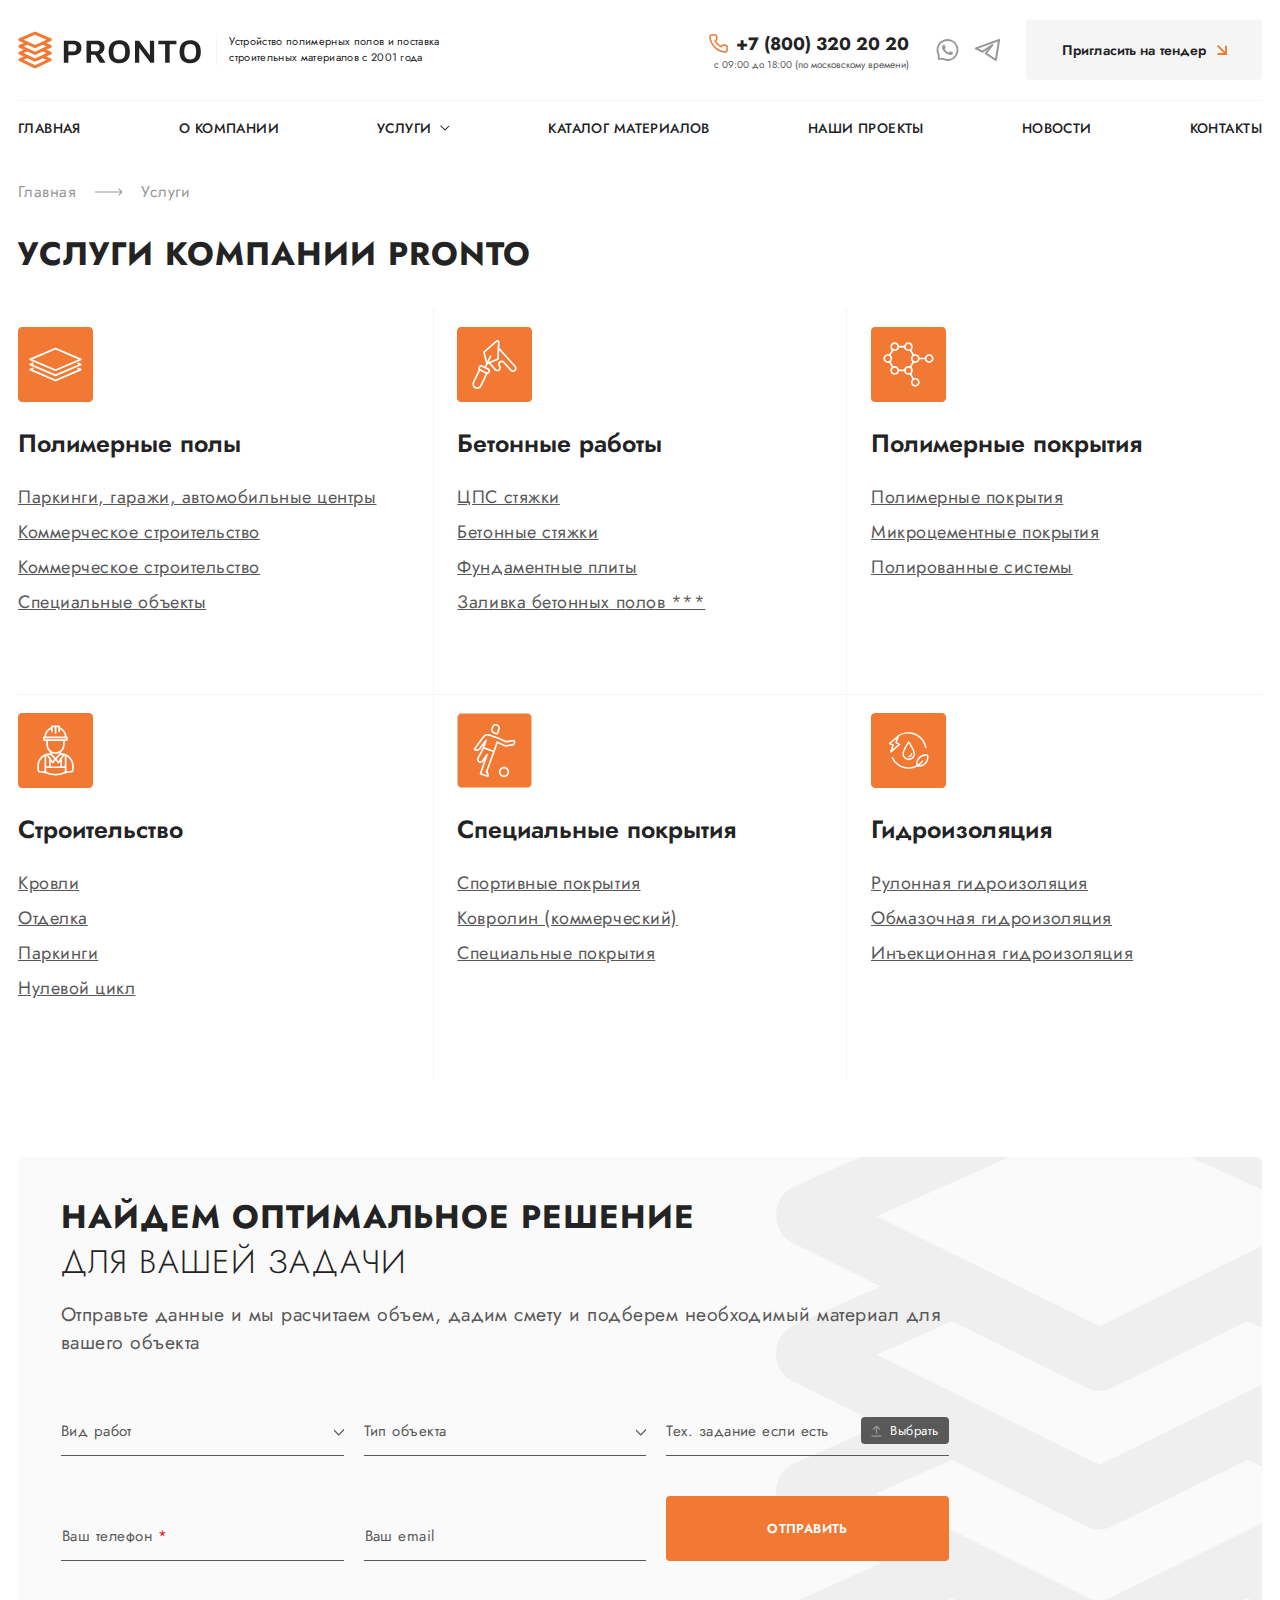
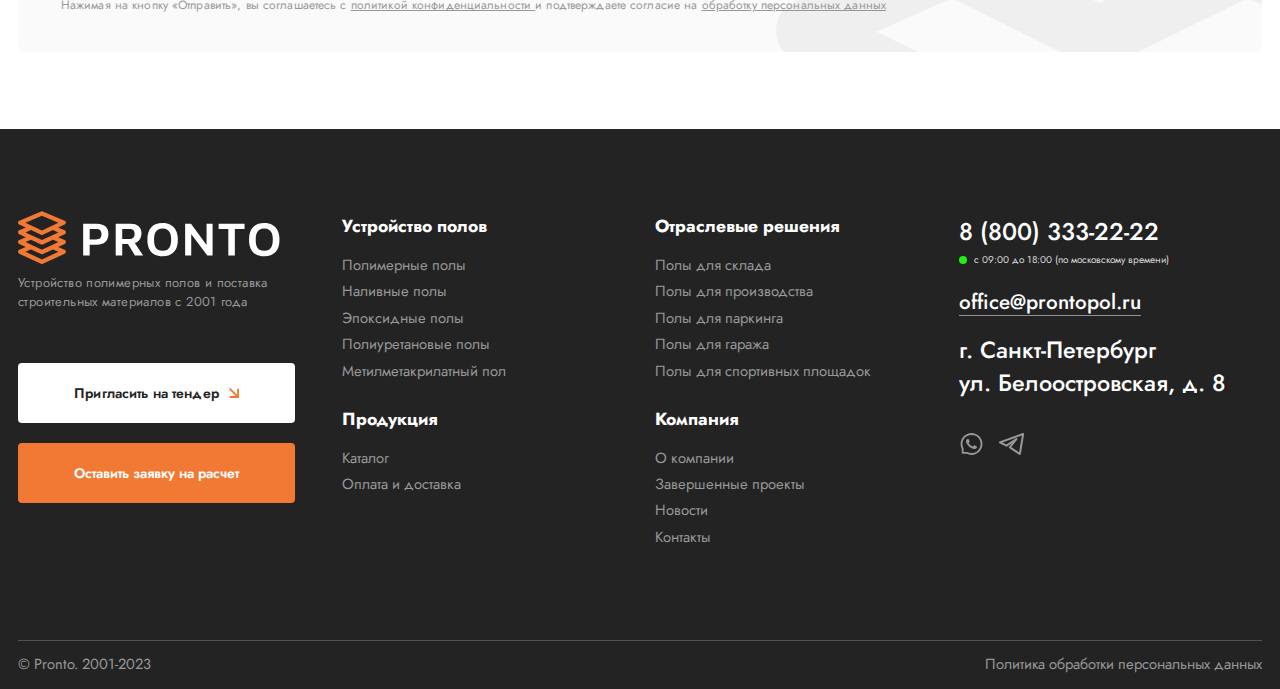
<file: page-services.html>
<!DOCTYPE html>
<html lang="ru">

<head>
   <meta charset="UTF-8">
   <meta http-equiv="X-UA-Compatible" content="IE=edge">
   <meta name="viewport" content="width=device-width, initial-scale=1.0">
   <title>Услуги</title>
   <link rel="preconnect" href="https://fonts.googleapis.com">
   <link rel="preconnect" href="https://fonts.gstatic.com" crossorigin>
   <link href="https://fonts.googleapis.com/css2?family=Jost:wght@300;400;500;600;700&display=swap" rel="stylesheet">
   <link rel="stylesheet" href="css/swiper-bundle.min.css">
   <link rel="stylesheet" href="css/choices.min.css">
   <link rel="stylesheet" href="css/style.min.css">
</head>

<body>


   <div class="wrapper">
      <div class="btn__up">&uarr;</div>

      <header class="header">
         <div class="header__inner">
            <div class="container">
               <div class="header__top">
                  <div class="header__top-inner">
                     <div class="logo__block">
                        <a class="logo" href="index.html">
                           <img class="logo__img" src="images/logo.svg" alt="логотип">
                        </a>
                        <div class="logo__deacription">
                           Устройство полимерных полов и поставка
                           строительных материалов с 2001 года
                        </div>
                     </div>
                     <div class="contacts__block">
                        <div class="contacts__phone-box">
                           <a class="contacts__phone" href="tel:78003202020" data-da=".menu__list-mobile,767,last">
                              <svg class="contacts__phone-img" width="25" height="25" viewBox="0 0 25 25" fill="none"
                                 xmlns="http://www.w3.org/2000/svg">
                                 <g clip-path="url(#clip0_1456_18)">
                                    <path
                                       d="M18.9791 21.875C18.8437 21.875 18.7082 21.8646 18.5832 21.8437C10.6041 20.7396 4.26033 14.3958 3.15616 6.41667C3.04158 5.58333 3.29158 4.75 3.84366 4.11458C4.38533 3.48958 5.177 3.125 6.01033 3.125H9.44783C10.3437 3.125 11.0937 3.76042 11.2499 4.63542L11.6562 6.91667C11.8541 8.01042 11.3853 9.125 10.4895 9.77083L10.1457 10.0104C11.4062 11.9271 13.0624 13.5729 14.9999 14.8333L15.2187 14.5312C15.8541 13.625 16.9791 13.1667 18.0728 13.3542L20.3541 13.7604C21.2291 13.9167 21.8645 14.6771 21.8645 15.5625V19C21.8645 19.8333 21.4999 20.625 20.8749 21.1771C20.3541 21.625 19.677 21.875 18.9791 21.875ZM6.01033 4.6875C5.62491 4.6875 5.27075 4.84375 5.01033 5.14583C4.76033 5.4375 4.64575 5.82292 4.69783 6.20833C5.70825 13.4896 11.5103 19.2917 18.7916 20.3021C19.177 20.3542 19.5624 20.2396 19.8541 19.9896C20.1457 19.7292 20.3124 19.3854 20.3124 18.9896V15.5521C20.3124 15.4167 20.2187 15.3125 20.0937 15.2917L17.8124 14.8854C17.302 14.8021 16.802 15.0104 16.5103 15.4271L15.8645 16.3333C15.6249 16.6667 15.177 16.7604 14.8228 16.5521C12.1874 15 9.96866 12.8021 8.427 10.1979C8.21866 9.84375 8.31241 9.39583 8.64575 9.16667L9.57283 8.51042C9.9895 8.21875 10.1978 7.70833 10.1145 7.20833L9.70825 4.90625C9.68741 4.78125 9.57283 4.6875 9.44783 4.6875H6.01033Z"
                                       fill="#F27934" />
                                 </g>
                                 <defs>
                                    <clipPath id="clip0_1456_18">
                                       <rect width="25" height="25" fill="white" />
                                    </clipPath>
                                 </defs>
                              </svg>
                              +7 (800) 320 20 20
                           </a>
                           <p class="phone__time" data-da=".menu__list-mobile,767,last">
                              с 09:00 до 18:00 (по московскому времени)
                           </p>
                           <a class="contacts__phone-mobile" href="tel:+78003202020">
                              <svg class="phone-mobile__img" width="35" height="37" viewBox="0 0 35 37" fill="none"
                                 xmlns="http://www.w3.org/2000/svg">
                                 <rect width="35" height="37" rx="17.5" fill="#FAFAFA" />
                                 <g clip-path="url(#clip0_1456_4550)">
                                    <path
                                       d="M23.9791 27.875C23.8437 27.875 23.7082 27.8646 23.5832 27.8437C15.6041 26.7396 9.26033 20.3958 8.15616 12.4167C8.04158 11.5833 8.29158 10.75 8.84366 10.1146C9.38533 9.48958 10.177 9.125 11.0103 9.125H14.4478C15.3437 9.125 16.0937 9.76042 16.2499 10.6354L16.6562 12.9167C16.8541 14.0104 16.3853 15.125 15.4895 15.7708L15.1457 16.0104C16.4062 17.9271 18.0624 19.5729 19.9999 20.8333L20.2187 20.5312C20.8541 19.625 21.9791 19.1667 23.0728 19.3542L25.3541 19.7604C26.2291 19.9167 26.8645 20.6771 26.8645 21.5625V25C26.8645 25.8333 26.4999 26.625 25.8749 27.1771C25.3541 27.625 24.677 27.875 23.9791 27.875ZM11.0103 10.6875C10.6249 10.6875 10.2707 10.8438 10.0103 11.1458C9.76033 11.4375 9.64575 11.8229 9.69783 12.2083C10.7082 19.4896 16.5103 25.2917 23.7916 26.3021C24.177 26.3542 24.5624 26.2396 24.8541 25.9896C25.1457 25.7292 25.3124 25.3854 25.3124 24.9896V21.5521C25.3124 21.4167 25.2187 21.3125 25.0937 21.2917L22.8124 20.8854C22.302 20.8021 21.802 21.0104 21.5103 21.4271L20.8645 22.3333C20.6249 22.6667 20.177 22.7604 19.8228 22.5521C17.1874 21 14.9687 18.8021 13.427 16.1979C13.2187 15.8437 13.3124 15.3958 13.6457 15.1667L14.5728 14.5104C14.9895 14.2188 15.1978 13.7083 15.1145 13.2083L14.7082 10.9062C14.6874 10.7812 14.5728 10.6875 14.4478 10.6875H11.0103Z"
                                       fill="#595959" />
                                 </g>
                                 <defs>
                                    <clipPath id="clip0_1456_4550">
                                       <rect width="25" height="25" fill="white" transform="translate(5 6)" />
                                    </clipPath>
                                 </defs>
                              </svg>
                           </a>
                        </div>
                        <div class="contacts__social-box" data-da=".phone__time,390,last">
                           <ul class="contacts__social-list">
                              <li class="contacts__social-item">
                                 <a class="contacts__social-link" href="#">
                                    <svg class="social__img social__img-whatsapp" width="25" height="26"
                                       viewBox="0 0 25 26" fill="none" xmlns="http://www.w3.org/2000/svg">
                                       <path
                                          d="M17.4189 15.146C17.1528 15.0093 15.8271 14.3599 15.5806 14.272C15.334 14.1792 15.1533 14.1353 14.9751 14.4087C14.7944 14.6797 14.2817 15.2827 14.1206 15.4658C13.9644 15.6465 13.8057 15.6685 13.5396 15.5342C11.9575 14.7432 10.9199 14.123 9.87744 12.3335C9.60156 11.8574 10.1533 11.8916 10.6685 10.8638C10.7563 10.6831 10.7124 10.5293 10.644 10.3926C10.5757 10.2559 10.0386 8.93262 9.81396 8.39307C9.59668 7.86816 9.37207 7.94141 9.2085 7.93164C9.05225 7.92187 8.87402 7.92188 8.69336 7.92188C8.5127 7.92188 8.22217 7.99023 7.97559 8.25635C7.729 8.52734 7.0332 9.1792 7.0332 10.5024C7.0332 11.8257 7.99756 13.1074 8.12939 13.2881C8.26611 13.4688 10.0264 16.1836 12.729 17.353C14.438 18.0903 15.1069 18.1538 15.9614 18.0269C16.4814 17.9487 17.5532 17.3774 17.7754 16.7451C17.9976 16.1152 17.9976 15.5757 17.9316 15.4634C17.8657 15.3438 17.6851 15.2754 17.4189 15.146Z"
                                          fill="#989898" />
                                       <path
                                          d="M22.588 8.76172C22.0363 7.45068 21.2453 6.27393 20.237 5.26318C19.2287 4.25488 18.0519 3.46143 16.7384 2.91211C15.3956 2.34814 13.9699 2.0625 12.5001 2.0625H12.4513C10.9718 2.06982 9.53871 2.36279 8.19106 2.93896C6.88979 3.49561 5.72279 4.28662 4.72426 5.29492C3.72572 6.30322 2.94203 7.4751 2.40004 8.78125C1.83852 10.1338 1.55531 11.5718 1.56264 13.0513C1.56996 14.7456 1.97524 16.4277 2.73451 17.9316V21.6426C2.73451 22.2627 3.23744 22.7656 3.85756 22.7656H7.57094C9.07485 23.5249 10.757 23.9302 12.4513 23.9375H12.5026C13.965 23.9375 15.3834 23.6543 16.7189 23.1001C18.025 22.5557 19.1994 21.7744 20.2052 20.7759C21.2135 19.7773 22.007 18.6104 22.5612 17.3091C23.1373 15.9614 23.4303 14.5283 23.4376 13.0488C23.445 11.562 23.1569 10.1191 22.588 8.76172ZM18.8991 19.4551C17.1876 21.1494 14.9171 22.082 12.5001 22.082H12.4586C10.9865 22.0747 9.52406 21.7085 8.23256 21.02L8.02748 20.9102H4.58998V17.4727L4.48012 17.2676C3.79164 15.9761 3.42543 14.5137 3.41811 13.0415C3.40834 10.6074 4.33852 8.32227 6.04506 6.60107C7.74916 4.87988 10.027 3.92773 12.4611 3.91797H12.5026C13.7233 3.91797 14.9074 4.15478 16.0231 4.62354C17.112 5.08008 18.0885 5.73682 18.9284 6.57666C19.7658 7.41406 20.4249 8.39307 20.8815 9.48193C21.3551 10.6099 21.5919 11.8062 21.5871 13.0415C21.5724 15.4731 20.6178 17.751 18.8991 19.4551Z"
                                          fill="#989898" />
                                    </svg>
                                 </a>
                              </li>
                              <li class="contacts__social-item">
                                 <a class="contacts__social-link" href="#">
                                    <svg class="social__img social__img-telegram" width="25" height="26"
                                       viewBox="0 0 25 26" fill="none" xmlns="http://www.w3.org/2000/svg">
                                       <g clip-path="url(#clip0_1456_29)">
                                          <path
                                             d="M24.1673 3L0.833984 11.3333L7.50065 14.6667L17.5007 8L10.834 16.3333L20.834 23L24.1673 3Z"
                                             stroke="#989898" stroke-width="2" stroke-linejoin="round" />
                                       </g>
                                       <defs>
                                          <clipPath id="clip0_1456_29">
                                             <rect width="25" height="25" fill="white" transform="translate(0 0.5)" />
                                          </clipPath>
                                       </defs>
                                    </svg>
                                 </a>
                              </li>
                           </ul>
                        </div>
                        <div class="contacts__tender-box">
                           <button class="tender__btn" data-popup="#tender" data-da=".menu__list-mobile,620,last">
                              Пригласить на тендер
                              <svg class="tender__btn-img" width="10" height="10" viewBox="0 0 10 10" fill="none"
                                 xmlns="http://www.w3.org/2000/svg">
                                 <path
                                    d="M8.11933 6.79843L8.10372 0.632108L9.97639 0.636821L10 10L0.636822 9.97639L0.6321 8.10373L6.79851 8.11925L0 1.32081L1.32081 0L8.11933 6.79843Z"
                                    fill="#F27934" />
                              </svg>
                           </button>
                        </div>
                     </div>
                     <button type="button" class="icon-menu"><span></span></button>
                  </div>
               </div>
            </div>
            <div class="container">
               <div class="header__navigation">
                  <nav class="menu">
                     <ul class="menu__list">
                        <li class="menu__list-item">
                           <a class="menu__list-link" href="index.html">Главная</a>
                        </li>
                        <li class="menu__list-item">
                           <a class="menu__list-link" href="#company">о Компании</a>
                        </li>
                        <!--===== sub-menu =====-->
                        <li class="menu__list-item menu__list-item-services">
                           <a class="menu__list-link" href="#services">Услуги</a>
                           <svg class="menu__arrow arrow" width="12" height="8" viewBox="0 0 12 8" fill="none"
                              xmlns="http://www.w3.org/2000/svg">
                              <path fill-rule="evenodd" clip-rule="evenodd"
                                 d="M5.55868 6.79219L5.96577 7.19927L11.4658 1.69922L10.6516 0.885045L5.93731 5.59938L1.05227 0.714331L0.266548 1.50005L5.55868 6.79219Z"
                                 fill="#232324" />
                           </svg>
                           <ul class="sub-menu__list">
                              <li class="box-shadow-item">
                                 <ul class="box-shadow-list">
                                    <li class="box-shadow-wrapper">
                                       <ul class="box-shadow-inner">
                                          <li class="sub-menu__list-item">
                                             <a class="sub-menu__list-link" href="#">Полимерные полы</a>
                                          </li>
                                          <li class="sub-menu__list-item">
                                             <a class="sub-menu__list-link" href="#">Наливные полы</a>
                                          </li>
                                          <li class="sub-menu__list-item">
                                             <a class="sub-menu__list-link" href="#">Эпоксидные полы</a>
                                          </li>
                                          <li class="sub-menu__list-item">
                                             <a class="sub-menu__list-link" href="#">Полиуретановые полы</a>
                                          </li>
                                          <li class="sub-menu__list-item">
                                             <a class="sub-menu__list-link" href="#">Метилметакрилатный пол</a>
                                          </li>
                                          <li class="sub-menu__list-item">
                                             <a class="sub-menu__list-link" href="#">Устройство полов для
                                                производства</a>
                                          </li>
                                          <li class="sub-menu__list-item">
                                             <a class="sub-menu__list-link" href="#">Устройство полов для паркинга</a>
                                          </li>
                                       </ul>
                                    </li>
                                 </ul>
                              </li>
                           </ul>
                        </li>
                        <!--===== sub-menu =====-->
                        <li class="menu__list-item">
                           <a class="menu__list-link" href="page-catalog.html">Каталог материалов</a>
                        </li>
                        <li class="menu__list-item">
                           <a class="menu__list-link" href="#projects">Наши проекты</a>
                        </li>
                        <li class="menu__list-item">
                           <a class="menu__list-link" href="#news">Новости</a>
                        </li>
                        <li class="menu__list-item">
                           <a class="menu__list-link" href="#">Контакты</a>
                        </li>
                     </ul>
                  </nav>
                  <!-- mobile menu -->
                  <nav class="menu__mobile">
                     <ul class="menu__list-mobile">
                        <li class="menu__list-item menu__list-item-logo">
                           <img class="logo-mobile" src="images/mobile-logo.svg" alt="">
                        </li>
                        <li class="menu__list-item">
                           <a class="menu__list-link" href="index.html">Главная</a>
                        </li>
                        <li class="menu__list-item">
                           <a class="menu__list-link" href="#">О компании</a>
                        </li>
                        <!-- mobile sub-menu -->
                        <li class="menu__list-item menu__list-item-mobile">
                           <button class="menu__list-btn-mobile">Услуги</button>
                           <svg class="mobile-menu__arrow" width="9" height="6" viewBox="0 0 9 6" fill="none"
                              xmlns="http://www.w3.org/2000/svg">
                              <path
                                 d="M4.5 5.51047C4.36637 5.51047 4.23327 5.45977 4.1313 5.35809L0.152739 1.37954C-0.0509132 1.17564 -0.0509132 0.845785 0.152739 0.642424C0.356392 0.438528 0.686247 0.438528 0.889851 0.642424L4.5 4.25228L8.11015 0.642424C8.3138 0.438528 8.64366 0.438528 8.84726 0.642424C9.05091 0.846076 9.05091 1.17564 8.84726 1.37954L4.86846 5.35809C4.76678 5.45977 4.63339 5.51047 4.5 5.51047Z"
                                 fill="#232324" />
                           </svg>
                           <ul class="sub-menu__list-mobile">
                              <li class="sub-menu__list-item">
                                 <a class="sub-menu__list-link" href="#">Полимерные полы</a>
                              </li>
                              <li class="sub-menu__list-item">
                                 <a class="sub-menu__list-link" href="#">Наливные полы</a>
                              </li>
                              <li class="sub-menu__list-item">
                                 <a class="sub-menu__list-link" href="#">Эпоксидные полы</a>
                              </li>
                              <li class="sub-menu__list-item">
                                 <a class="sub-menu__list-link" href="#">Полиуретановые полы</a>
                              </li>
                              <li class="sub-menu__list-item">
                                 <a class="sub-menu__list-link" href="#">Метилметакрилатный пол</a>
                              </li>
                              <li class="sub-menu__list-item">
                                 <a class="sub-menu__list-link" href="#">Устройство полов для
                                    производства</a>
                              </li>
                              <li class="sub-menu__list-item">
                                 <a class="sub-menu__list-link" href="#">Устройство полов для паркинга</a>
                              </li>
                           </ul>
                        </li>
                        <!-- mobile sub-menu -->
                        <li class="menu__list-item">
                           <a class="menu__list-link" href="#">Каталог материалов</a>
                        </li>
                        <li class="menu__list-item">
                           <a class="menu__list-link" href="#">Наши проекты</a>
                        </li>
                        <li class="menu__list-item">
                           <a class="menu__list-link" href="#">Новости</a>
                        </li>
                        <li class="menu__list-item">
                           <a class="menu__list-link" href="#">Контакты</a>
                        </li>
                     </ul>
                  </nav>
                  <!-- mobile menu -->
               </div>
            </div>
         </div>
      </header>

      <div class="breadcrumbs">
         <div class="container">
            <div class="breadcrumbs__body">
               <div class="breadcrumbs__inner">
                  <ul class="breadcrumbs__list mobile-overflow ">
                     <li class="breadcrumbs__list-item">
                        <a class="breadcrumbs__list-item-link breadcrumbs__list-item-link--great" href="index.html">
                           Главная
                        </a>
                     </li>
                     <li class="breadcrumbs__list-item">
                        Услуги
                     </li>
                  </ul>
               </div>
            </div>
         </div>
      </div>

      <div class="section-title__block">
         <div class="container">
            <div class="title__block-inner page-title__block-inner">
               <div class="title__block-text">
                  <h2 class="section__title  page-section__title"><span class="section__title--bold">Услуги компании
                        PRONTO</span></h2>
               </div>
            </div>
         </div>
      </div>


      <main class="main">

         <section class="services">
            <div class="container">
               <div class="services__inner">
                  <div class="services__items">
                     <div class="specialty__item services__item services__item-1">
                        <div class="specialty__item-block">
                           <div class="specialty-item-block__body services-item-block__body-1">
                              <img class="services__img" src="images/icons/services-01.svg" alt="">
                              <h3 class="specialty-item-block__title  services-item-block__title">Полимерные полы
                              </h3>
                              <div class="specialty-item-block__text services-item-block__text">
                                 <ul class="specialty-text__list">
                                    <li class="specialty-text__item">
                                       <a class="services-text__link" href="#">
                                          Паркинги, гаражи, автомобильные центры
                                       </a>
                                    </li>
                                    <li class="specialty-text__item">
                                       <a class="services-text__link" href="#">
                                          Коммерческое строительство
                                       </a>
                                    </li>
                                    <li class="specialty-text__item">
                                       <a class="services-text__link" href="#">
                                          Коммерческое строительство
                                       </a>
                                    </li>
                                    <li class="specialty-text__item">
                                       <a class="services-text__link" href="#">
                                          Специальные объекты
                                       </a>
                                    </li>
                                 </ul>
                              </div>
                           </div>
                        </div>
                     </div>
                     <div class="specialty__item services__item services__item-2">
                        <div class="specialty__item-block">
                           <div class="specialty-item-block__body services-item-block__body-2">
                              <img class="services__img" src="images/icons/services-02.svg" alt="">
                              <h3 class="specialty-item-block__title services-item-block__title"> Бетонные работы
                              </h3>
                              <div class="specialty-item-block__text services-item-block__text">
                                 <ul class="specialty-text__list">
                                    <li class="specialty-text__item">
                                       <a class="services-text__link" href="#">
                                          ЦПС стяжки
                                       </a>
                                    </li>
                                    <li class="specialty-text__item">
                                       <a class="services-text__link" href="#">
                                          Бетонные стяжки
                                       </a>
                                    </li>
                                    <li class="specialty-text__item">
                                       <a class="services-text__link" href="#">
                                          Фундаментные плиты
                                       </a>
                                    </li>
                                    <li class="specialty-text__item">
                                       <a class="services-text__link" href="page-single-service.html">
                                          Заливка бетонных полов ***
                                       </a>
                                    </li>
                                 </ul>
                              </div>
                           </div>
                        </div>
                     </div>
                     <div class="specialty__item services__item services__item-3">
                        <div class="specialty__item-block">
                           <div class="specialty-item-block__body services-item-block__body-3">
                              <img class="services__img" src="images/icons/services-03.svg" alt="">
                              <h3 class="specialty-item-block__title services-item-block__title"> Полимерные покрытия
                              </h3>
                              <div class="specialty-item-block__text services-item-block__text">
                                 <ul class="specialty-text__list">
                                    <li class="specialty-text__item">
                                       <a class="services-text__link" href="#">
                                          Полимерные покрытия
                                       </a>
                                    </li>
                                    <li class="specialty-text__item">
                                       <a class="services-text__link" href="#">
                                          Микроцементные покрытия
                                       </a>
                                    </li>
                                    <li class="specialty-text__item">
                                       <a class="services-text__link" href="#">
                                          Полированные системы
                                       </a>
                                    </li>
                                 </ul>
                              </div>
                           </div>
                        </div>
                     </div>
                     <div class="specialty__item services__item services__item-4">
                        <div class="specialty__item-block">
                           <div class="specialty-item-block__body services-item-block__body-4">
                              <img class="services__img" src="images/icons/services-04.svg" alt="">
                              <h3 class="specialty-item-block__title services-item-block__title">Строительство</h3>
                              <div class="specialty-item-block__text services-item-block__text">
                                 <ul class="specialty-text__list">
                                    <li class="specialty-text__item">
                                       <a class="services-text__link" href="#">
                                          Кровли
                                       </a>
                                    </li>
                                    <li class="specialty-text__item">
                                       <a class="services-text__link" href="#">
                                          Отделка
                                       </a>
                                    </li>
                                    <li class="specialty-text__item">
                                       <a class="services-text__link" href="#">
                                          Паркинги
                                       </a>
                                    </li>
                                    <li class="specialty-text__item">
                                       <a class="services-text__link" href="#">
                                          Нулевой цикл
                                       </a>
                                    </li>
                                 </ul>
                              </div>
                           </div>
                        </div>
                     </div>
                     <div class="specialty__item services__item services__item-5">
                        <div class="specialty__item-block">
                           <div class="specialty-item-block__body services-item-block__body-5">
                              <img class="services__img" src="images/icons/services-05.svg" alt="">
                              <h3 class="specialty-item-block__title services-item-block__title">Специальные покрытия
                              </h3>
                              <div class="specialty-item-block__text services-item-block__text">
                                 <ul class="specialty-text__list">
                                    <li class="specialty-text__item">
                                       <a class="services-text__link" href="#">
                                          Спортивные покрытия
                                       </a>
                                    </li>
                                    <li class="specialty-text__item">
                                       <a class="services-text__link" href="#">
                                          Ковролин (коммерческий)
                                       </a>
                                    </li>
                                    <li class="specialty-text__item">
                                       <a class="services-text__link" href="#">
                                          Специальные покрытия
                                       </a>
                                    </li>
                                 </ul>
                              </div>
                           </div>
                        </div>
                     </div>
                     <div class="specialty__item services__item services__item-6">
                        <div class="specialty__item-block">
                           <div class="specialty-item-block__body services-item-block__body-6">
                              <img class="services__img" src="images/icons/services-06.svg" alt="">
                              <h3 class="specialty-item-block__title services-item-block__title">Гидроизоляция</h3>
                              <div class="specialty-item-block__text services-item-block__text">
                                 <ul class="specialty-text__list">
                                    <li class="specialty-text__item">
                                       <a class="services-text__link" href="#">
                                          Рулонная гидроизоляция
                                       </a>
                                    </li>
                                    <li class="specialty-text__item">
                                       <a class="services-text__link" href="#">
                                          Обмазочная гидроизоляция
                                       </a>
                                    </li>
                                    <li class="specialty-text__item">
                                       <a class="services-text__link" href="#">
                                          Инъекционная гидроизоляция
                                       </a>
                                    </li>
                                 </ul>
                              </div>
                           </div>
                        </div>
                     </div>
                  </div>
               </div>
            </div>
         </section>


         <section class="optimal">
            <div class="container optimal__container">
               <div class="optimal__inner">
                  <div class="optimal__body">
                     <div class="section-title__block">
                        <div class="title__block-inner">
                           <div class="title__block-text">
                              <h2 class="section__title section__title-optimal"><span class="section__title--bold">
                                    Найдем <br class="title-optimal__br"> оптимальное решение
                                 </span>
                                 для вашей задачи </h2>
                              <p class="section__title-info  section__title-optimal-info">
                                 Отправьте данные и мы расчитаем объем, дадим смету и подберем необходимый материал для
                                 вашего объекта
                              </p>
                           </div>
                        </div>
                     </div>
                     <form class="optimal__form" action="#">
                        <div class="optimal__form-inner">
                           <div class="calculation-data__block">
                              <div class="calculation-data__item">
                                 <div class="calculation-data__select">
                                    <select class="multi-default">
                                       <option class="calculation-data__option" selected>
                                          Вид работ
                                       </option>
                                       <option class="calculation-data__option" value="Устройство полимерных полов">
                                          Устройство полимерных полов
                                       </option>
                                       <option class="calculation-data__option" value="Бетонные работы">
                                          Бетонные работы
                                       </option>
                                       <option class="calculation-data__option" value="Полимерные покрытия">
                                          Полимерные покрытия
                                       </option>
                                       <option class="calculation-data__option" value="Строительство">
                                          Строительство
                                       </option>
                                       <option class="calculation-data__option" value="Специальные покрытия">
                                          Специальные покрытия
                                       </option>
                                    </select>
                                 </div>
                              </div>
                              <div class="calculation-data__item">
                                 <div class="calculation-data__select">
                                    <select class="multi-default">
                                       <option class="calculation-data__option" selected>
                                          Тип объекта
                                       </option>
                                       <option class="calculation-data__option" value="Стадион">
                                          Стадион
                                       </option>
                                       <option class="calculation-data__option" value="Подземная парковка">
                                          Подземная парковка
                                       </option>
                                       <option class="calculation-data__option" value="Торговый центр">
                                          Торговый центр
                                       </option>
                                    </select>
                                 </div>
                              </div>
                              <div class="calculation-data__item">
                                 <div class="calculation-data__input">
                                    <div class="field__wrapper">
                                       <input type="file" name="file" id="field__file" class="field field__file"
                                          multiple>
                                       <label class="field__file-wrapper" for="field__file">
                                          <span class="field__file-fake">Тех. задание если есть</span>
                                          <span class="field__file-button">
                                             <img class="file-button__img" src="images/icons/calculation-icon.svg"
                                                alt="">
                                             Выбрать
                                          </span>
                                       </label>
                                    </div>
                                 </div>
                              </div>
                           </div>
                           <div class="user-data__block">
                              <div class="user-data__item">
                                 <div class="text-field text-field_floating">
                                    <input class="text-field__input" type="tel" id="phone" placeholder="Ваш телефон *">
                                    <label class="text-field__label" for="phone">Ваш телефон <span
                                          class="span__red">*</span>
                                    </label>
                                 </div>
                              </div>
                              <div class="user-data__item ">
                                 <div class="text-field text-field_floating">
                                    <input class="text-field__input" type="email" id="email" placeholder="Ваш email">
                                    <label class="text-field__label" for="email">Ваш email</label>
                                 </div>
                              </div>
                              <div class="user-data__item">
                                 <button class="user-data__btn" type="submit">Отправить</button>
                              </div>
                           </div>
                        </div>
                     </form>
                     <div class="optimal-politics__block">
                        <div class="optimal-politics__info">
                           Нажимая на кнопку «Отправить», вы соглашаетесь с
                           <a class="optimal-politics__link" href="#">
                              политикой конфиденциальности
                           </a> и подтверждаете согласие на
                           <a class="optimal-politics__link" href="#">
                              обработку персональных данных
                           </a>
                        </div>
                     </div>
                  </div>
               </div>
            </div>
         </section>

      </main>

      <footer class="footer">
         <div class="container">
            <div class="footer__inner">
               <ul class="footer__list">
                  <li class="footer__item footer__item-info">
                     <div class="footer__item-body">
                        <a class="footer__logo" href="#">
                           <img class="footer__logo-img" src="images/footer-logo.svg" alt="логотип">
                        </a>
                        <div class="footer__info-description">
                           Устройство полимерных полов и поставка строительных материалов с 2001 года
                        </div>
                        <div class="footer__info-buttons">
                           <button class="footer-tender__btn" data-popup="#tender">
                              Пригласить на тендер
                              <svg class="tender__btn-img" width="10" height="10" viewBox="0 0 10 10" fill="none"
                                 xmlns="http://www.w3.org/2000/svg">
                                 <path
                                    d="M8.11933 6.79843L8.10372 0.632108L9.97639 0.636821L10 10L0.636822 9.97639L0.6321 8.10373L6.79851 8.11925L0 1.32081L1.32081 0L8.11933 6.79843Z"
                                    fill="#F27934" />
                              </svg>
                           </button>
                           <button class="calculate__btn footer-calculate__btn">
                              Оставить заявку на расчет
                           </button>
                        </div>
                     </div>
                  </li>
                  <li class="footer__item footer__item-navigation">
                     <div class="navigation-item__top">
                        <div class="footer__item-body block" data-spollers="380,max">
                           <button class="footer__item-title block__title" data-spoller>
                              Устройство полов
                           </button>
                           <nav class="footer__menu">
                              <ul class="footer__menu-list">
                                 <li class="footer-menu__list-item">
                                    <a class="footer-menu__list-link" href="#">Полимерные полы</a>
                                 </li>
                                 <li class="footer-menu__list-item">
                                    <a class="footer-menu__list-link" href="#">Наливные полы</a>
                                 </li>
                                 <li class="footer-menu__list-item">
                                    <a class="footer-menu__list-link" href="#">Эпоксидные полы</a>
                                 </li>
                                 <li class="footer-menu__list-item">
                                    <a class="footer-menu__list-link" href="#">Полиуретановые полы</a>
                                 </li>
                                 <li class="footer-menu__list-item">
                                    <a class="footer-menu__list-link" href="#">Метилметакрилатный пол</a>
                                 </li>
                              </ul>
                           </nav>
                        </div>
                     </div>
                     <div class="navigation-item__bottom">
                        <div class="footer__item-body block" data-spollers="380,max">
                           <button class="footer__item-title block__title" data-spoller>
                              Продукция
                           </button>
                           <nav class="footer__menu">
                              <ul class="footer__menu-list">
                                 <li class="footer-menu__list-item">
                                    <a class="footer-menu__list-link" href="#">Каталог</a>
                                 </li>
                                 <li class="footer-menu__list-item">
                                    <a class="footer-menu__list-link" href="#">Оплата и доставка</a>
                                 </li>
                              </ul>
                           </nav>
                        </div>
                     </div>
                  </li>
                  <li class="footer__item footer__item-navigation">
                     <div class="navigation-item__top">
                        <div class="footer__item-body block" data-spollers="380,max">
                           <button class="footer__item-title block__title" data-spoller>
                              Отраслевые решения
                           </button>
                           <nav class="footer__menu">
                              <ul class="footer__menu-list">
                                 <li class="footer-menu__list-item">
                                    <a class="footer-menu__list-link" href="#">Полы для склада</a>
                                 </li>
                                 <li class="footer-menu__list-item">
                                    <a class="footer-menu__list-link" href="#">Полы для производства</a>
                                 </li>
                                 <li class="footer-menu__list-item">
                                    <a class="footer-menu__list-link" href="#">Полы для паркинга</a>
                                 </li>
                                 <li class="footer-menu__list-item">
                                    <a class="footer-menu__list-link" href="#">Полы для гаража</a>
                                 </li>
                                 <li class="footer-menu__list-item">
                                    <a class="footer-menu__list-link" href="#">Полы для спортивных площадок</a>
                                 </li>
                              </ul>
                           </nav>
                        </div>
                     </div>
                     <div class="navigation-item__bottom">
                        <div class="footer__item-body block" data-spollers="380,max">
                           <button class="footer__item-title block__title" data-spoller>
                              Компания
                           </button>
                           <nav class="footer__menu">
                              <ul class="footer__menu-list">
                                 <li class="footer-menu__list-item">
                                    <a class="footer-menu__list-link" href="#">О компании</a>
                                 </li>
                                 <li class="footer-menu__list-item">
                                    <a class="footer-menu__list-link" href="#">Завершенные проекты</a>
                                 </li>
                                 <li class="footer-menu__list-item">
                                    <a class="footer-menu__list-link" href="#">Новости</a>
                                 </li>
                                 <li class="footer-menu__list-item">
                                    <a class="footer-menu__list-link" href="#">Контакты</a>
                                 </li>
                              </ul>
                           </nav>
                        </div>
                     </div>
                  </li>
                  <li class="footer__item footer__item-contacts">
                     <div class="footer__item-body">
                        <div class="footer__item-box item-phone__box">
                           <a class="footer__phone" href="tel:88003332222">
                              8 (800) 333-22-22
                           </a>
                           <p class="contacts__time">
                              с 09:00 до 18:00 (по московскому времени)
                           </p>
                        </div>
                        <div class="footer__item-box item-mail__box">
                           <a class="footer__mail" href="mailto:office@prontopol.ru">
                              office@prontopol.ru
                           </a>
                        </div>
                        <div class="footer__item-box item-address__box">
                           <address class="footer__address">
                              г. Санкт-Петербург <br>
                              ул. Белоостровская, д. 8
                           </address>
                        </div>
                        <div class="footer__item-box item-social__box">
                           <ul class="contacts__social-list">
                              <li class="contacts__social-item">
                                 <a class="contacts__social-link" href="#">
                                    <svg class="social__img social__img-whatsapp" width="25" height="26"
                                       viewBox="0 0 25 26" fill="none" xmlns="http://www.w3.org/2000/svg">
                                       <path
                                          d="M17.4189 15.146C17.1528 15.0093 15.8271 14.3599 15.5806 14.272C15.334 14.1792 15.1533 14.1353 14.9751 14.4087C14.7944 14.6797 14.2817 15.2827 14.1206 15.4658C13.9644 15.6465 13.8057 15.6685 13.5396 15.5342C11.9575 14.7432 10.9199 14.123 9.87744 12.3335C9.60156 11.8574 10.1533 11.8916 10.6685 10.8638C10.7563 10.6831 10.7124 10.5293 10.644 10.3926C10.5757 10.2559 10.0386 8.93262 9.81396 8.39307C9.59668 7.86816 9.37207 7.94141 9.2085 7.93164C9.05225 7.92187 8.87402 7.92188 8.69336 7.92188C8.5127 7.92188 8.22217 7.99023 7.97559 8.25635C7.729 8.52734 7.0332 9.1792 7.0332 10.5024C7.0332 11.8257 7.99756 13.1074 8.12939 13.2881C8.26611 13.4688 10.0264 16.1836 12.729 17.353C14.438 18.0903 15.1069 18.1538 15.9614 18.0269C16.4814 17.9487 17.5532 17.3774 17.7754 16.7451C17.9976 16.1152 17.9976 15.5757 17.9316 15.4634C17.8657 15.3438 17.6851 15.2754 17.4189 15.146Z"
                                          fill="#989898" />
                                       <path
                                          d="M22.588 8.76172C22.0363 7.45068 21.2453 6.27393 20.237 5.26318C19.2287 4.25488 18.0519 3.46143 16.7384 2.91211C15.3956 2.34814 13.9699 2.0625 12.5001 2.0625H12.4513C10.9718 2.06982 9.53871 2.36279 8.19106 2.93896C6.88979 3.49561 5.72279 4.28662 4.72426 5.29492C3.72572 6.30322 2.94203 7.4751 2.40004 8.78125C1.83852 10.1338 1.55531 11.5718 1.56264 13.0513C1.56996 14.7456 1.97524 16.4277 2.73451 17.9316V21.6426C2.73451 22.2627 3.23744 22.7656 3.85756 22.7656H7.57094C9.07485 23.5249 10.757 23.9302 12.4513 23.9375H12.5026C13.965 23.9375 15.3834 23.6543 16.7189 23.1001C18.025 22.5557 19.1994 21.7744 20.2052 20.7759C21.2135 19.7773 22.007 18.6104 22.5612 17.3091C23.1373 15.9614 23.4303 14.5283 23.4376 13.0488C23.445 11.562 23.1569 10.1191 22.588 8.76172ZM18.8991 19.4551C17.1876 21.1494 14.9171 22.082 12.5001 22.082H12.4586C10.9865 22.0747 9.52406 21.7085 8.23256 21.02L8.02748 20.9102H4.58998V17.4727L4.48012 17.2676C3.79164 15.9761 3.42543 14.5137 3.41811 13.0415C3.40834 10.6074 4.33852 8.32227 6.04506 6.60107C7.74916 4.87988 10.027 3.92773 12.4611 3.91797H12.5026C13.7233 3.91797 14.9074 4.15478 16.0231 4.62354C17.112 5.08008 18.0885 5.73682 18.9284 6.57666C19.7658 7.41406 20.4249 8.39307 20.8815 9.48193C21.3551 10.6099 21.5919 11.8062 21.5871 13.0415C21.5724 15.4731 20.6178 17.751 18.8991 19.4551Z"
                                          fill="#989898" />
                                    </svg>
                                 </a>
                              </li>
                              <li class="contacts__social-item">
                                 <a class="contacts__social-link" href="#">
                                    <svg class="social__img social__img-telegram" width="25" height="26"
                                       viewBox="0 0 25 26" fill="none" xmlns="http://www.w3.org/2000/svg">
                                       <g clip-path="url(#clip0_1456_29)">
                                          <path
                                             d="M24.1673 3L0.833984 11.3333L7.50065 14.6667L17.5007 8L10.834 16.3333L20.834 23L24.1673 3Z"
                                             stroke="#989898" stroke-width="2" stroke-linejoin="round" />
                                       </g>
                                       <defs>
                                          <clipPath id="clip0_1456_291">
                                             <rect width="25" height="25" fill="white" transform="translate(0 0.5)" />
                                          </clipPath>
                                       </defs>
                                    </svg>
                                 </a>
                              </li>
                           </ul>
                        </div>
                     </div>
                  </li>
               </ul>
               <div class="footer__copy">
                  <div class="footer__copy-num">
                     © Pronto. 2001-2023
                  </div>
                  <a class="footer__policy" href="#">
                     Политика обработки персональных данных
                  </a>
               </div>
            </div>
         </div>
      </footer>




   </div>








   <script src="https://ajax.googleapis.com/ajax/libs/jquery/3.4.1/jquery.min.js"></script>
   <script src="js/swiper-bundle.min.js"></script>
   <script src="js/choices.min.js"></script>
   <script src="js/mixitup.min.js"></script>
   <script src="js/main.min.js"></script>
</body>

</html>
</file>
<file: css/choices.min.css>
.choices{position:relative;overflow:hidden;margin-bottom:24px;font-size:16px}.choices:focus{outline:0}.choices:last-child{margin-bottom:0}.choices.is-open{overflow:visible}.choices.is-disabled .choices__inner,.choices.is-disabled .choices__input{background-color:#eaeaea;cursor:not-allowed;-webkit-user-select:none;user-select:none}.choices.is-disabled .choices__item{cursor:not-allowed}.choices [hidden]{display:none!important}.choices[data-type*=select-one]{cursor:pointer}.choices[data-type*=select-one] .choices__inner{padding-bottom:7.5px}.choices[data-type*=select-one] .choices__input{display:block;width:100%;padding:10px;border-bottom:1px solid #ddd;background-color:#fff;margin:0}.choices[data-type*=select-one] .choices__button{background-image:url([data-uri]);padding:0;background-size:8px;position:absolute;top:50%;right:0;margin-top:-10px;margin-right:25px;height:20px;width:20px;border-radius:10em;opacity:.25}.choices[data-type*=select-one] .choices__button:focus,.choices[data-type*=select-one] .choices__button:hover{opacity:1}.choices[data-type*=select-one] .choices__button:focus{box-shadow:0 0 0 2px #00bcd4}.choices[data-type*=select-one] .choices__item[data-value=""] .choices__button{display:none}.choices[data-type*=select-one]::after{content:"";height:0;width:0;border-style:solid;border-color:#333 transparent transparent;border-width:5px;position:absolute;right:11.5px;top:50%;margin-top:-2.5px;pointer-events:none}.choices[data-type*=select-one].is-open::after{border-color:transparent transparent #333;margin-top:-7.5px}.choices[data-type*=select-one][dir=rtl]::after{left:11.5px;right:auto}.choices[data-type*=select-one][dir=rtl] .choices__button{right:auto;left:0;margin-left:25px;margin-right:0}.choices[data-type*=select-multiple] .choices__inner,.choices[data-type*=text] .choices__inner{cursor:text}.choices[data-type*=select-multiple] .choices__button,.choices[data-type*=text] .choices__button{position:relative;display:inline-block;margin:0 -4px 0 8px;padding-left:16px;border-left:1px solid #008fa1;background-image:url([data-uri]);background-size:8px;width:8px;line-height:1;opacity:.75;border-radius:0}.choices[data-type*=select-multiple] .choices__button:focus,.choices[data-type*=select-multiple] .choices__button:hover,.choices[data-type*=text] .choices__button:focus,.choices[data-type*=text] .choices__button:hover{opacity:1}.choices__inner{display:inline-block;vertical-align:top;width:100%;background-color:#f9f9f9;padding:7.5px 7.5px 3.75px;border:1px solid #ddd;border-radius:2.5px;font-size:14px;min-height:44px;overflow:hidden}.is-focused .choices__inner,.is-open .choices__inner{border-color:#b7b7b7}.is-open .choices__inner{border-radius:2.5px 2.5px 0 0}.is-flipped.is-open .choices__inner{border-radius:0 0 2.5px 2.5px}.choices__list{margin:0;padding-left:0;list-style:none}.choices__list--single{display:inline-block;padding:4px 16px 4px 4px;width:100%}[dir=rtl] .choices__list--single{padding-right:4px;padding-left:16px}.choices__list--single .choices__item{width:100%}.choices__list--multiple{display:inline}.choices__list--multiple .choices__item{display:inline-block;vertical-align:middle;border-radius:20px;padding:4px 10px;font-size:12px;font-weight:500;margin-right:3.75px;margin-bottom:3.75px;background-color:#00bcd4;border:1px solid #00a5bb;color:#fff;word-break:break-all;box-sizing:border-box}.choices__list--multiple .choices__item[data-deletable]{padding-right:5px}[dir=rtl] .choices__list--multiple .choices__item{margin-right:0;margin-left:3.75px}.choices__list--multiple .choices__item.is-highlighted{background-color:#00a5bb;border:1px solid #008fa1}.is-disabled .choices__list--multiple .choices__item{background-color:#aaa;border:1px solid #919191}.choices__list--dropdown,.choices__list[aria-expanded]{visibility:hidden;z-index:1;position:absolute;width:100%;background-color:#fff;border:1px solid #ddd;top:100%;margin-top:-1px;border-bottom-left-radius:2.5px;border-bottom-right-radius:2.5px;overflow:hidden;word-break:break-all;will-change:visibility}.is-active.choices__list--dropdown,.is-active.choices__list[aria-expanded]{visibility:visible}.is-open .choices__list--dropdown,.is-open .choices__list[aria-expanded]{border-color:#b7b7b7}.is-flipped .choices__list--dropdown,.is-flipped .choices__list[aria-expanded]{top:auto;bottom:100%;margin-top:0;margin-bottom:-1px;border-radius:.25rem .25rem 0 0}.choices__list--dropdown .choices__list,.choices__list[aria-expanded] .choices__list{position:relative;max-height:300px;overflow:auto;-webkit-overflow-scrolling:touch;will-change:scroll-position}.choices__list--dropdown .choices__item,.choices__list[aria-expanded] .choices__item{position:relative;padding:10px;font-size:14px}[dir=rtl] .choices__list--dropdown .choices__item,[dir=rtl] .choices__list[aria-expanded] .choices__item{text-align:right}@media (min-width:640px){.choices__list--dropdown .choices__item--selectable,.choices__list[aria-expanded] .choices__item--selectable{padding-right:100px}.choices__list--dropdown .choices__item--selectable::after,.choices__list[aria-expanded] .choices__item--selectable::after{content:attr(data-select-text);font-size:12px;opacity:0;position:absolute;right:10px;top:50%;transform:translateY(-50%)}[dir=rtl] .choices__list--dropdown .choices__item--selectable,[dir=rtl] .choices__list[aria-expanded] .choices__item--selectable{text-align:right;padding-left:100px;padding-right:10px}[dir=rtl] .choices__list--dropdown .choices__item--selectable::after,[dir=rtl] .choices__list[aria-expanded] .choices__item--selectable::after{right:auto;left:10px}}.choices__list--dropdown .choices__item--selectable.is-highlighted,.choices__list[aria-expanded] .choices__item--selectable.is-highlighted{background-color:#f2f2f2}.choices__list--dropdown .choices__item--selectable.is-highlighted::after,.choices__list[aria-expanded] .choices__item--selectable.is-highlighted::after{opacity:.5}.choices__item{cursor:default}.choices__item--selectable{cursor:pointer}.choices__item--disabled{cursor:not-allowed;-webkit-user-select:none;user-select:none;opacity:.5}.choices__heading{font-weight:600;font-size:12px;padding:10px;border-bottom:1px solid #f7f7f7;color:gray}.choices__button{text-indent:-9999px;-webkit-appearance:none;appearance:none;border:0;background-color:transparent;background-repeat:no-repeat;background-position:center;cursor:pointer}.choices__button:focus,.choices__input:focus{outline:0}.choices__input{display:inline-block;vertical-align:baseline;background-color:#f9f9f9;font-size:14px;margin-bottom:5px;border:0;border-radius:0;max-width:100%;padding:4px 0 4px 2px}[dir=rtl] .choices__input{padding-right:2px;padding-left:0}.choices__placeholder{opacity:.5}
</file>
<file: css/style.min.css>
html{-webkit-box-sizing:border-box;box-sizing:border-box;height:100%}*,*::after,*::before{-webkit-box-sizing:inherit;box-sizing:inherit}ul[class],ol[class]{padding:0}body,h1,h2,h3,h4,h5,h6,p,ul[class],ol[class],li,figure,figcaption,blockquote,dl,dd{margin:0}ul[class]{list-style:none}img{max-width:100%;display:block}input,button,textarea,select{font:inherit}a{text-decoration:none}.slick-slider{position:relative;display:block;-webkit-box-sizing:border-box;box-sizing:border-box;-webkit-touch-callout:none;-webkit-user-select:none;-moz-user-select:none;-ms-user-select:none;user-select:none;-ms-touch-action:pan-y;touch-action:pan-y;-webkit-tap-highlight-color:transparent}.slick-list{position:relative;overflow:hidden;display:block;margin:0;padding:0}.slick-list:focus{outline:none}.slick-list.dragging{cursor:pointer;cursor:hand}.slick-slider .slick-track,.slick-slider .slick-list{-webkit-transform:translate3d(0, 0, 0);-ms-transform:translate3d(0, 0, 0);transform:translate3d(0, 0, 0)}.slick-track{position:relative;left:0;top:0;display:block;margin-left:auto;margin-right:auto}.slick-track:before,.slick-track:after{content:"";display:table}.slick-track:after{clear:both}.slick-loading .slick-track{visibility:hidden}.slick-slide{float:left;height:100%;min-height:1px;display:none}[dir="rtl"] .slick-slide{float:right}.slick-slide img{display:block}.slick-slide.slick-loading img{display:none}.slick-slide.dragging img{pointer-events:none}.slick-initialized .slick-slide{display:block}.slick-loading .slick-slide{visibility:hidden}.slick-vertical .slick-slide{display:block;height:auto;border:1px solid transparent}.slick-arrow.slick-hidden{display:none}.icon-menu{display:none;margin:0px;padding:0px;border:none;background-color:transparent;position:relative;-webkit-box-flex:0;-ms-flex:0 0 40px;flex:0 0 40px;height:20px;cursor:pointer;z-index:6;width:30px;margin-right:10px}.icon-menu span,.icon-menu::before,.icon-menu::after{-webkit-transition:all 0.3s ease 0s;-o-transition:all 0.3s ease 0s;transition:all 0.3s ease 0s;left:0px;position:absolute;width:100%;height:2px;border-radius:1px;background-color:#232324}.icon-menu-polymer span,.icon-menu-polymer::before,.icon-menu-polymer::after{-webkit-transition:all 0.3s ease 0s;-o-transition:all 0.3s ease 0s;transition:all 0.3s ease 0s;left:0px;position:absolute;width:100%;height:2px;border-radius:1px;background-color:#fff}.icon-menu span{width:25px;right:0;left:inherit}.icon-menu span{width:25px;right:0;left:inherit}.icon-menu::before,.icon-menu::after{content:""}.icon-menu::before{top:0px}.icon-menu::after{bottom:0px}.icon-menu span{top:50%;-webkit-transform:scale(1) translate(0px, -50%);-ms-transform:scale(1) translate(0px, -50%);transform:scale(1) translate(0px, -50%)}.icon-menu.menu-open span{-webkit-transform:scale(0) translate(0px, -50%);-ms-transform:scale(0) translate(0px, -50%);transform:scale(0) translate(0px, -50%)}.menu-open.icon-menu::before{top:50%;-webkit-transform:rotate(-45deg) translate(0px, -50%);-ms-transform:rotate(-45deg) translate(0px, -50%);transform:rotate(-45deg) translate(0px, -50%)}.menu-open.icon-menu::after{bottom:45%;-webkit-transform:rotate(45deg) translate(0px, 50%);-ms-transform:rotate(45deg) translate(0px, 50%);transform:rotate(45deg) translate(0px, 50%)}.btn__up{background:rgba(82,82,82,0.8);border:1px solid #3a3a3a;color:#fff;line-height:50px;height:60px;width:60px;border-radius:50%;text-align:center;position:fixed;right:20px;bottom:50px;cursor:pointer;opacity:0;-webkit-transition:opacity 0.5s;-o-transition:opacity 0.5s;transition:opacity 0.5s;pointer-events:none;z-index:50;font-size:30px}.btn__up-open{opacity:1;pointer-events:all}.title__block-inner.page-title__block-inner{padding-bottom:35px}@media (max-width: 1336px){.title__block-inner.page-title__block-inner{padding-bottom:calc(15px + 20 * ((100vw - 320px) / 1120))}}.section__title.page-section__title{font-weight:700;font-size:2.125rem;line-height:1.4;letter-spacing:0.03em;text-transform:uppercase;color:#232324}@media (max-width: 1336px){.section__title.page-section__title{font-size:calc(24px + 10 * ((100vw - 320px) / 1120));line-height:calc(33.6px + 14 * ((100vw - 320px) / 1120))}}.title__block-inner{display:-webkit-box;display:-ms-flexbox;display:flex;-webkit-box-align:end;-ms-flex-align:end;align-items:flex-end;-webkit-box-pack:justify;-ms-flex-pack:justify;justify-content:space-between;padding-bottom:50px}@media (max-width: 1336px){.title__block-inner{padding-bottom:calc(25px + 25 * ((100vw - 320px) / 1120))}}.title__block-text{letter-spacing:0.03em}.section__title{font-weight:300;font-size:2.5rem;line-height:1.3;text-transform:uppercase;letter-spacing:0.03em}@media (max-width: 1336px){.section__title{font-size:calc(24px + 16 * ((100vw - 320px) / 1120));line-height:calc(30.6px + 21.4 * ((100vw - 320px) / 1120))}}.section__title--bold{font-weight:700}.section__title-info{font-size:1.625rem;line-height:1.5;color:#595959}@media (max-width: 1336px){.section__title-info{font-size:calc(15px + 11 * ((100vw - 320px) / 1120));line-height:calc(21.75px + 17.25 * ((100vw - 320px) / 1120))}}.title__block-more{letter-spacing:0.03em}.title__block-link{display:-webkit-box;display:-ms-flexbox;display:flex;-webkit-box-align:center;-ms-flex-align:center;align-items:center;-webkit-transition:all 0.3s;-o-transition:all 0.3s;transition:all 0.3s}.title-link__text{font-weight:600;font-size:.8125rem;line-height:1.45;text-transform:uppercase;color:#232324;border-bottom:1px dashed #f27934;margin-right:10px;-webkit-transition:all 0.3s;-o-transition:all 0.3s;transition:all 0.3s}@media (max-width: 1336px){.title-link__text{font-size:calc(11px + 2 * ((100vw - 320px) / 1120));line-height:calc(15.95px + 2.9 * ((100vw - 320px) / 1120))}}.title__block-link:hover .title-link__text{color:#f27934;border-bottom:1px solid #f27934;-webkit-transition:all 0.3s;-o-transition:all 0.3s;transition:all 0.3s}.title-link__img{display:block}.title-link__img path{-webkit-transition:all 0.3s;-o-transition:all 0.3s;transition:all 0.3s}.title__block-link:hover .title-link__img path{fill:#f27934;-webkit-transition:all 0.3s;-o-transition:all 0.3s;transition:all 0.3s}.title-link__img-arrow{-webkit-transition:all 0.3s;-o-transition:all 0.3s;transition:all 0.3s}.title__block-link:hover .title-link__img-arrow{fill:#fff;-webkit-transition:all 0.3s;-o-transition:all 0.3s;transition:all 0.3s}.title-link__img-circle{-webkit-transition:all 0.3s;-o-transition:all 0.3s;transition:all 0.3s}.title__block-link:hover .title-link__img-circle{stroke:#f27934;-webkit-transition:all 0.3s;-o-transition:all 0.3s;transition:all 0.3s}.breadcrumbs{padding-top:27px;padding-bottom:30px}@media (max-width: 1336px){.breadcrumbs{padding-top:calc(0px + 27 * ((100vw - 320px) / 1120));padding-bottom:calc(10px + 20 * ((100vw - 320px) / 1120))}}.breadcrumbs__list-item{display:inline-block;margin-right:62px;position:relative;font-weight:400;font-size:1rem;line-height:1;letter-spacing:0.03em;color:#989898}@media (max-width: 1336px){.breadcrumbs__list-item{font-size:calc(14px + 2 * ((100vw - 320px) / 1120));margin-right:calc(48px + 14 * ((100vw - 320px) / 1120))}}@media (max-width: 525px){.breadcrumbs__list-item{margin-right:28px}}.breadcrumbs__list-item::after{content:url("../images/icons/breadcrumbs-arrow.svg");position:absolute;top:-2px;right:-47px}@media (max-width: 1336px){.breadcrumbs__list-item::after{right:calc(-38px + -9 * ((100vw - 320px) / 1120));top:calc(0px + -2 * ((100vw - 320px) / 1120))}}@media (max-width: 525px){.breadcrumbs__list-item::after{content:url("../images/icons/breadcrumbs-arrow-390.svg")}}@media (max-width: 525px){.breadcrumbs__list-item::after{right:-27px}}.breadcrumbs__list-item:last-child::after{display:none}.breadcrumbs__list-item-link--color{color:#989898}.breadcrumbs__list-item-link--great{color:#989898;-webkit-transition:all 0.3s;-o-transition:all 0.3s;transition:all 0.3s}.breadcrumbs__list-item-link--great:hover{color:#f27934;-webkit-transition:all 0.3s;-o-transition:all 0.3s;transition:all 0.3s}.text-delete__mobile{display:inline-block}@media (max-width: 525px){.text-delete__mobile{display:none}}.text-dots__mobile{display:none}@media (max-width: 525px){.text-dots__mobile{display:inline-block}}.hystmodal__close{background-image:url("data:image/svg+xml,%3Csvg xmlns='http://www.w3.org/2000/svg' viewBox='0 0 24 24'%3E%3Cpath fill='%23fff' stroke='%23111' stroke-linecap='square' stroke-miterlimit='50' stroke-width='2' d='M22 2L2 22'/%3E%3Cpath fill='none' stroke='%23111' stroke-linecap='square' stroke-miterlimit='50' stroke-width='2' d='M2 2l20 20'/%3E%3C/svg%3E")}.hystmodal__close:focus{outline:0px dotted #afb3b9;outline-offset:2px}.popup__body{max-width:500px;display:none}.popup__body-inner{position:relative;width:100%;height:100%;padding:45px 40px 30px 40px;background:#ffffff;border-radius:4px}@media (max-width: 1336px){.popup__body-inner{padding-left:calc(20px + 20 * ((100vw - 320px) / 1120));padding-right:calc(20px + 20 * ((100vw - 320px) / 1120))}}.popup__content{display:-webkit-box;display:-ms-flexbox;display:flex;-webkit-box-orient:vertical;-webkit-box-direction:normal;-ms-flex-direction:column;flex-direction:column;-webkit-box-pack:justify;-ms-flex-pack:justify;justify-content:space-between;gap:20px;height:100%;color:#232324}@media (max-width: 525px){.popup__content{gap:15px}}.popup__title-box{margin-left:auto;margin-right:auto}.popup__title{font-weight:400;font-size:1.375rem;line-height:1.4;text-align:center;margin-bottom:15px;max-width:380px}@media (max-width: 1336px){.popup__title{font-size:calc(22px + 0 * ((100vw - 320px) / 1120));line-height:calc(25.95px + 4.85 * ((100vw - 320px) / 1120));margin-bottom:calc(10px + 5 * ((100vw - 320px) / 1120))}}.popup__description{font-size:.8125rem;line-height:1.4;text-align:center;color:#595959;margin-bottom:10px}@media (max-width: 1336px){.popup__description{margin-bottom:calc(0px + 10 * ((100vw - 320px) / 1120))}}.popup-user__block,.popup-calculation__block{display:-webkit-box;display:-ms-flexbox;display:flex;-webkit-box-align:center;-ms-flex-align:center;align-items:center;gap:20px}@media (max-width: 525px){.popup-user__block,.popup-calculation__block{-ms-flex-wrap:wrap;flex-wrap:wrap;gap:15px}}.popup__btn-box{margin-top:30px}@media (max-width: 1336px){.popup__btn-box{margin-top:calc(0px + 30 * ((100vw - 320px) / 1120))}}.optimal-politics__info.popup-politics__info{font-size:.625rem;text-align:center;padding-top:0}.fancybox__content{padding:0}.fancybox__content>.carousel__button.is-close{position:absolute;top:10px;right:10px;color:transparent;background-image:url("data:image/svg+xml,%3Csvg xmlns='http://www.w3.org/2000/svg' viewBox='0 0 24 24'%3E%3Cpath fill='%23fff' stroke='%23111' stroke-linecap='square' stroke-miterlimit='50' stroke-width='2' d='M22 2L2 22'/%3E%3Cpath fill='none' stroke='%23111' stroke-linecap='square' stroke-miterlimit='50' stroke-width='2' d='M2 2l20 20'/%3E%3C/svg%3E")}.fancybox__content :focus:not(.carousel__button.is-close){outline:none;-webkit-box-shadow:none;box-shadow:none}.header{background-color:#fff}.header__top{padding-top:20px;padding-bottom:20px}@media (max-width: 767px){.header__top{padding-top:10px;padding-bottom:10px}}.header__top-inner{display:-webkit-box;display:-ms-flexbox;display:flex;-webkit-box-align:center;-ms-flex-align:center;align-items:center;-webkit-box-pack:justify;-ms-flex-pack:justify;justify-content:space-between}.logo__block{display:-webkit-box;display:-ms-flexbox;display:flex;-webkit-box-align:center;-ms-flex-align:center;align-items:center}.logo{display:block}.logo__img{display:block;width:193px;height:40px}@media (max-width: 1336px){.logo__img{width:calc(140px + 53 * ((100vw - 320px) / 1120));height:calc(28px + 12 * ((100vw - 320px) / 1120))}}.logo__deacription{font-size:.6875rem;line-height:1.45;letter-spacing:0.03em;color:#232324;max-width:235px;margin-left:15px;padding-left:15px;border-left:1px solid #f5f5f5}@media (max-width: 1336px){.logo__deacription{margin-left:calc(-3px + 18 * ((100vw - 320px) / 1120));padding-left:calc(-3px + 18 * ((100vw - 320px) / 1120))}}@media (max-width: 998px){.logo__deacription{display:none}}.contacts__block{display:-webkit-box;display:-ms-flexbox;display:flex;-webkit-box-align:center;-ms-flex-align:center;align-items:center;margin-left:10px}@media (max-width: 767px){.contacts__block{margin-left:auto}}.contacts__phone{display:-webkit-box;display:-ms-flexbox;display:flex;-webkit-box-align:center;-ms-flex-align:center;align-items:center;font-weight:700;font-size:1.125rem;line-height:1.45;color:#232324;margin-bottom:3px;-webkit-transition:color 0.3s;-o-transition:color 0.3s;transition:color 0.3s}.contacts__phone:hover{color:#f27934;-webkit-transition:color 0.3s;-o-transition:color 0.3s;transition:color 0.3s}@media (max-width: 767px){.contacts__phone{margin-top:40px}}.contacts__phone-img{display:block;margin-right:5px}.phone__time{font-size:.625rem;line-height:1;text-align:right;color:#595959}@media (max-width: 767px){.phone__time{text-align:left}}.contacts__phone-mobile{display:none}@media (max-width: 767px){.contacts__phone-mobile{display:block}}@media (max-width: 390px){.contacts__phone-mobile{position:relative;margin-right:5px;z-index:6}}.phone-mobile__img{display:block}.contacts__social-box{margin-left:30px;margin-right:30px}@media (max-width: 1336px){.contacts__social-box{margin-left:calc(5px + 25 * ((100vw - 320px) / 1120));margin-right:calc(5px + 25 * ((100vw - 320px) / 1120))}}@media (max-width: 767px){.contacts__social-box{margin-left:15px;margin-right:15px}}@media (max-width: 390px){.contacts__social-box{margin-top:20px}}.contacts__social-list{display:-webkit-box;display:-ms-flexbox;display:flex;-webkit-box-align:center;-ms-flex-align:center;align-items:center;gap:15px}.social__img{display:block}.social__img-whatsapp:hover path{-webkit-transition:all 0.3s;-o-transition:all 0.3s;transition:all 0.3s}.social__img-whatsapp:hover path{fill:#f27934;-webkit-transition:all 0.3s;-o-transition:all 0.3s;transition:all 0.3s}.social__img-telegram path{-webkit-transition:stroke 0.3s;-o-transition:stroke 0.3s;transition:stroke 0.3s}.social__img-telegram:hover path{stroke:#f27934;-webkit-transition:stroke 0.3s;-o-transition:stroke 0.3s;transition:stroke 0.3s}.tender__btn{border:none;display:-webkit-box;display:-ms-flexbox;display:flex;-webkit-box-align:center;-ms-flex-align:center;align-items:center;-webkit-box-pack:center;-ms-flex-pack:center;justify-content:center;font-weight:600;font-size:.875rem;line-height:1.45;letter-spacing:0.01em;color:#232324;background:#f5f5f5;border-radius:4px;padding:20px 20px 20px 20px;cursor:pointer;width:239px;-webkit-transition:all 0.3s;-o-transition:all 0.3s;transition:all 0.3s}.tender__btn:hover{color:#f5f5f5;background:#f27934;-webkit-transition:all 0.3s;-o-transition:all 0.3s;transition:all 0.3s}.tender__btn-img path{-webkit-transition:all 0.3s;-o-transition:all 0.3s;transition:all 0.3s}.tender__btn:hover .tender__btn-img path{fill:#232324;-webkit-transition:all 0.3s;-o-transition:all 0.3s;transition:all 0.3s}@media (max-width: 1336px){.tender__btn{width:calc(215px + 24 * ((100vw - 320px) / 1120))}}@media (max-width: 620px){.tender__btn{margin-top:20px;margin-bottom:30px;width:239px}}.tender__btn-img{display:block;margin-left:10px}.header__navigation{padding-top:15px;padding-bottom:18px;border-top:1px solid #f5f5f5}@media (max-width: 767px){.header__navigation{padding:0;border-top:none}}@media (max-width: 767px){.menu{display:none}}.menu__list{display:-webkit-box;display:-ms-flexbox;display:flex;-webkit-box-align:center;-ms-flex-align:center;align-items:center;-webkit-box-pack:justify;-ms-flex-pack:justify;justify-content:space-between}@media (max-width: 767px){.menu__list-item{margin-bottom:20px}}.menu__mobile{display:none}@media (max-width: 767px){.menu__mobile{display:block}}.menu__list-btn-mobile-polymer,.menu__list-btn-mobile{display:none}@media (max-width: 767px){.menu__list-btn-mobile{display:block;position:relative;padding:0;border:none;background-color:transparent;font-weight:500;font-size:.875rem;line-height:1.2;letter-spacing:0.03em;text-transform:uppercase;color:#232324;position:relative;width:80px;text-align:left}}@media (max-width: 767px){.menu__list-btn-mobile.menu__list-btn-mobile-polymer{color:#fff}}@media (max-width: 767px){.menu__list-mobile{position:absolute;left:0px;right:0px;top:0px;background-color:#fff;display:block;text-align:left;-webkit-transform:translateX(-150%);-ms-transform:translateX(-150%);transform:translateX(-150%);-webkit-transition:all 0.5s;-o-transition:all 0.5s;transition:all 0.5s;z-index:5;overflow:auto;width:100%;height:100%;min-height:100vh}.menu__mobile .menu__list-mobile{padding-top:10px;padding-left:18px;padding-right:18px}.menu__list-mobile::before{content:"";left:100%;right:100%;background-color:#fff}.menu__list-mobile.menu__list-mobile--active{-webkit-transform:translateX(0%);-ms-transform:translateX(0%);transform:translateX(0%);-webkit-transition:all 0.3s;-o-transition:all 0.3s;transition:all 0.3s}.icon-menu{display:block;margin:0px 5px 0px 10px}}@media (max-width: 767px){.menu__list-mobile.menu__list-mobile-polymer{background-color:#232324}}@media (max-width: 767px){.menu__list-item-logo{margin-bottom:30px}}.menu__list-link{font-weight:500;font-size:.875rem;line-height:1.2;letter-spacing:0.03em;text-transform:uppercase;color:#232324;position:relative;overflow:hidden;-webkit-transition:all 0.3s;-o-transition:all 0.3s;transition:all 0.3s}@media (max-width: 1336px){.menu__list-link{font-size:calc(12px + 2 * ((100vw - 320px) / 1120))}}@media (max-width: 767px){.menu__list-link{font-size:.875rem;display:block}}.menu__list-link:after{position:absolute;-webkit-transition:all 0.3s;-o-transition:all 0.3s;transition:all 0.3s;content:"";width:0;left:50%;bottom:0;height:1px;background:#f27934}.menu__list-link:hover.menu__list-link:after{width:100%;left:0}.menu__list-link:hover{color:#f27934;-webkit-transition:all 0.3s;-o-transition:all 0.3s;transition:all 0.3s}@media (max-width: 767px){.menu__list-link:after{display:none}}@media (max-width: 767px){.menu__list-link:hover{color:#232324}}.menu__list-item-services{padding-right:19px}.menu__list-item-mobile,.sub-menu__list-item,.menu__list-item-services{position:relative;-webkit-transition:color 0.3s;-o-transition:color 0.3s;transition:color 0.3s}ul .sub-menu__list{padding:19px 0px 0px 0px;display:none;position:absolute;top:22px;left:0;z-index:2;background:#ffffff;border-radius:4px}ul .sub-menu__list-polymer{padding:20px 0px 0px 0px;top:20px;background-color:transparent}ul .sub-menu__list::before{position:absolute;content:"";width:20px;height:20px;top:10px;left:27px;background:#fff;-webkit-transform:rotate(45deg);-ms-transform:rotate(45deg);transform:rotate(45deg)}@media (max-width: 767px){ul .sub-menu__list-mobile{display:none}}ul .sub-menu__list-mobile--active{display:block}@media (max-width: 767px){ul .sub-menu__list-mobile--active{padding-top:10px;padding-left:20px}}ul .box-shadow-list{-webkit-box-shadow:0px 5px 20px rgba(0,0,0,0.5);box-shadow:0px 5px 20px rgba(0,0,0,0.5);border-radius:4px}.box-shadow-wrapper{padding:13px 20px 20px 20px}.polymer-box-shadow-wrapper{background-color:#fff;padding:10px 10px 25px 10px;border-radius:4px}.sub-menu__list-item{padding:7px 0px;width:238px;background:#fff;border-bottom:1px solid #f5f5f5;-webkit-transition:all 0.3s;-o-transition:all 0.3s;transition:all 0.3s}.polymer-sub-menu__list-item{padding:7px 15px;width:278px}.sub-menu__list-item-polymer{background:#232324;width:100%}.sub-menu__list-item:last-child{padding-bottom:0;border-bottom:none}.sub-menu__list-link{font-weight:400;font-size:.9375rem;line-height:1.81533;color:#232324;position:relative;z-index:1;-webkit-transition:color 0.3s;-o-transition:color 0.3s;transition:color 0.3s}.sub-menu__list-link-polymer{color:#fff}.sub-menu__list-link:hover{color:#f27934;-webkit-transition:color 0.3s;-o-transition:color 0.3s;transition:color 0.3s}.arrow{position:absolute;right:0px;top:7px;width:10px;height:10px;background-repeat:no-repeat;background-size:cover;background-position:center}.arrow.active{-webkit-transform:rotate(-180deg);-ms-transform:rotate(-180deg);transform:rotate(-180deg)}.mobile-menu__arrow{display:none}@media (max-width: 767px){.mobile-menu__arrow{display:block;position:absolute;left:70px;top:3px;width:10px;height:10px;background-repeat:no-repeat;background-size:cover;background-position:center;z-index:-1}}.mobile-menu__arrow--active{-webkit-transform:rotate(180deg);-ms-transform:rotate(180deg);transform:rotate(180deg)}body.mouse .menu__list-item:hover .sub-menu__list{display:block}body.mouse .menu__list-item:hover .arrow{-webkit-transform:rotate(-180deg);-ms-transform:rotate(-180deg);transform:rotate(-180deg)}body.touch .sub-menu__list.open{display:block}body.touch .arrow{display:block}body.touch .sub-menu__list.open{display:block}@media (max-width: 767px){.container.header__slider-container{padding:0}}.header-slide{position:relative}.header-slide::before{position:absolute;content:"";top:0;left:0;width:100%;height:100%;background:#414649;opacity:0.63;border-radius:6px}@media (max-width: 767px){.header-slide::before{border-radius:0px}}.header-slide__body{position:absolute;top:0;left:0;right:0;bottom:0;padding:50px}@media (max-width: 767px){.header-slide__body{padding:40px 18px 40px 18px}}.header-slide__content{display:-webkit-box;display:-ms-flexbox;display:flex;-webkit-box-orient:vertical;-webkit-box-direction:normal;-ms-flex-direction:column;flex-direction:column;-webkit-box-pack:justify;-ms-flex-pack:justify;justify-content:space-between;height:100%;color:#fff;max-width:750px}.header-slide__description{font-size:1.375rem;line-height:1.31;color:#f5f5f5;margin-bottom:10px}@media (max-width: 1336px){.header-slide__description{font-size:calc(20px + 2 * ((100vw - 320px) / 1120));line-height:calc(26.2px + 2.62 * ((100vw - 320px) / 1120))}}.header-slide__title{font-weight:700;font-size:3.75rem;line-height:1;margin-bottom:30px}@media (max-width: 1336px){.header-slide__title{font-size:calc(41px + 19 * ((100vw - 320px) / 1120))}}@media (max-width: 375px){.header-slide__title{font-size:39px}}@media (max-width: 350px){.header-slide__title{font-size:35px}}.header-slide__info{font-weight:500;font-size:1.25rem;line-height:1.31;margin-bottom:auto}@media (max-width: 1336px){.header-slide__info{font-size:calc(18px + 2 * ((100vw - 320px) / 1120));line-height:calc(23.58px + 2.62 * ((100vw - 320px) / 1120))}}.header-slide__btn{font-weight:600;font-size:.8125rem;line-height:1.45;display:-webkit-box;display:-ms-flexbox;display:flex;-webkit-box-align:center;-ms-flex-align:center;align-items:center;-webkit-box-pack:center;-ms-flex-pack:center;justify-content:center;letter-spacing:0.03em;text-transform:uppercase;color:#ffffff;background:#f27934;border-radius:4px;padding:26px 0px 24px 0px;max-width:315px;-webkit-transition:all 0.3s;-o-transition:all 0.3s;transition:all 0.3s}.header-slide__btn:hover{color:#f27934;background:#f5f5f5;-webkit-transition:all 0.3s;-o-transition:all 0.3s;transition:all 0.3s}@media (max-width: 767px){.header-slide__btn{max-width:100%}}.header-slide__img{width:100%;height:460px;-o-object-fit:cover;object-fit:cover;border-radius:6px}@media (max-width: 767px){.header-slide__img{border-radius:0px;height:463px}}.header-slide-pagination{display:none}@media (max-width: 767px){.header-slide-pagination{position:absolute;display:-webkit-box;display:-ms-flexbox;display:flex;-webkit-box-pack:end;-ms-flex-pack:end;justify-content:flex-end;-webkit-box-align:center;-ms-flex-align:center;align-items:center;margin-bottom:4px}.header-slide-pagination .swiper-pagination-bullet{position:relative;width:7px;height:7px;background:rgba(255,255,255,0.5);opacity:1;border-radius:50%;cursor:pointer}.header-slide-pagination .swiper-pagination-bullet-active{background:#ffffff;width:7px;height:7px;border-radius:50%;position:relative}.header-slide-pagination .swiper-pagination-bullet-active::before{position:absolute;content:"";width:15px;height:15px;border-radius:50%;border:0.9px solid rgba(255,255,255,0.3);top:-4px;left:-4px}.header-slide-pagination.swiper-pagination-horizontal.swiper-pagination-bullets .swiper-pagination-bullet{margin-left:8.5px;margin-right:8.5px;right:12px}}.header-slide__button-prev::after,.header-slide__button-next::after{font-size:0}.header-slide__button-next,.header-slide__button-prev{width:50px;height:50px;position:absolute;top:inherit;bottom:50px}.header-slide__button-prev{left:inherit;right:124px}.header-slide__button-next{right:50px}@media (max-width: 767px){.header-slide__button-next,.header-slide__button-prev{display:none}}.header-slide__btn-img path{-webkit-transition:all 0.3s;-o-transition:all 0.3s;transition:all 0.3s}.header-slide__btn-img:hover path{fill:#f27934;-webkit-transition:all 0.3s;-o-transition:all 0.3s;transition:all 0.3s}.header-slide__btn-arrow{-webkit-transition:all 0.3s;-o-transition:all 0.3s;transition:all 0.3s}.header-slide__btn-img:hover .header-slide__btn-arrow{fill:#fff;-webkit-transition:all 0.3s;-o-transition:all 0.3s;transition:all 0.3s}.benefits{margin-top:30px;margin-bottom:30px}@media (max-width: 525px){.benefits{margin-top:40px;margin-bottom:35px}}.benefits__title{display:none}@media (max-width: 525px){.benefits__inner{padding:0px 10px 0px 10px}}.benefits__list{display:-webkit-box;display:-ms-flexbox;display:flex;-webkit-box-align:center;-ms-flex-align:center;align-items:center;-webkit-box-pack:justify;-ms-flex-pack:justify;justify-content:space-between}@media (max-width: 1150px){.benefits__list{-webkit-box-pack:center;-ms-flex-pack:center;justify-content:center}}@media (max-width: 998px){.benefits__list{display:-ms-grid;display:grid;-ms-grid-columns:1fr 1fr;grid-template-columns:1fr 1fr;-ms-grid-rows:auto auto;grid-template-rows:auto auto}}.benefits__item{letter-spacing:0.03em;border-right:1px solid #f5f5f5;padding-right:68px;padding-left:68px}@media (max-width: 1336px){.benefits__item{padding-right:calc(-10px + 78 * ((100vw - 320px) / 1120));padding-left:calc(-10px + 78 * ((100vw - 320px) / 1120))}}@media (max-width: 1150px){.benefits__item{width:100%}}.benefits__item:last-child{padding-right:0;border-right:none}.benefits__item:first-child{padding-left:0}@media (max-width: 1150px){.benefits__item:last-child{display:none}}@media (max-width: 1150px){.benefits__item:nth-child(4){border-right:none;padding-right:0}}@media (max-width: 998px){.benefits__item{display:-webkit-box;display:-ms-flexbox;display:flex;-webkit-box-orient:vertical;-webkit-box-direction:normal;-ms-flex-direction:column;flex-direction:column;height:100%}}@media (max-width: 998px){.benefits__item:nth-child(1){padding-bottom:calc(10px + 30 * ((100vw - 320px) / 1120));padding-right:calc(30px + 10 * ((100vw - 320px) / 1120));border-bottom:1px solid #f5f5f5}.benefits__item:nth-child(2){padding-right:0;border-right:none;padding-bottom:calc(10px + 30 * ((100vw - 320px) / 1120));padding-left:calc(30px + 10 * ((100vw - 320px) / 1120));border-bottom:1px solid #f5f5f5}.benefits__item:nth-child(3){padding-left:0;padding-right:calc(30px + 10 * ((100vw - 320px) / 1120));padding-top:calc(5px + 35 * ((100vw - 320px) / 1120))}.benefits__item:nth-child(4){padding-left:calc(30px + 10 * ((100vw - 320px) / 1120));padding-right:0px;padding-top:calc(5px + 35 * ((100vw - 320px) / 1120))}}.benefits__num{font-weight:700;font-size:2.125rem;line-height:1.45}@media (max-width: 1336px){.benefits__num{font-size:calc(32px + 2 * ((100vw - 320px) / 1120))}}@media (max-width: 385px){.benefits__num{font-size:1.6875rem}}@media (max-width: 360px){.benefits__num{font-size:1.5625rem}}@media (max-width: 330px){.benefits__num{font-size:1.4375rem}}.benefits__num-small{font-size:1.5rem}@media (max-width: 1336px){.benefits__num-small{font-size:calc(21px + 3 * ((100vw - 320px) / 1120))}}@media (max-width: 390px){.benefits__num-small{font-size:1.35rem}}@media (max-width: 385px){.benefits__num-small{font-size:1rem}}@media (max-width: 330px){.benefits__num-small{font-size:.9375rem}}.benefits__text{font-size:1rem;line-height:1.45}@media (max-width: 1336px){.benefits__text{font-size:calc(14px + 2 * ((100vw - 320px) / 1120));line-height:calc(20.3px + 2.9 * ((100vw - 320px) / 1120))}}.leader{padding-top:90px;padding-bottom:90px}@media (max-width: 1336px){.leader{padding-top:calc(30px + 60 * ((100vw - 320px) / 1120));padding-bottom:calc(30px + 60 * ((100vw - 320px) / 1120))}}.leader__inner{display:-ms-grid;display:grid;-ms-grid-columns:1fr 1fr;grid-template-columns:1fr 1fr;gap:30px}@media (max-width: 1336px){.leader__inner{gap:calc(5px + 25 * ((100vw - 320px) / 1120))}}@media (max-width: 767px){.leader__inner{-ms-grid-columns:auto;grid-template-columns:auto;gap:0px}}@media (max-width: 767px){.leader__pictures-block{margin-bottom:30px}}.leader__pictures{display:block;position:relative;padding:0px 0px 81.14920634920635% 0px;-webkit-clip-path:polygon(26% 0, 100% 0, 100% 75%, 75% 100%, 0 100%, 0 26%);clip-path:polygon(26% 0, 100% 0, 100% 75%, 75% 100%, 0 100%, 0 26%)}@media (max-width: 390px){.leader__pictures{padding:0px 0px 73.78248587570621% 0px}}.leader__img{position:absolute;-o-object-fit:cover;object-fit:cover;width:100%;height:100%;top:0;left:0;border-radius:4px}.leader__content-inner{display:-webkit-box;display:-ms-flexbox;display:flex;-webkit-box-orient:vertical;-webkit-box-direction:normal;-ms-flex-direction:column;flex-direction:column;-webkit-box-pack:justify;-ms-flex-pack:justify;justify-content:space-between;height:100%}.leader__title{max-width:580px}.leader-title__block-inner{padding:0}ul.leader__content-list{padding:25px 0px 25px 0px}.leader__content-item{margin-bottom:10px}.leader__content-item:last-child{margin-bottom:0}.leader__content-text{font-size:1.125rem;line-height:1.45;letter-spacing:0.03em;color:#595959}@media (max-width: 1336px){.leader__content-text{font-size:calc(16px + 2 * ((100vw - 320px) / 1120));line-height:calc(22.2px + 3.9 * ((100vw - 320px) / 1120))}}@media (max-width: 767px){.leader__content-text{color:#232324}}.leader__content-btn{display:-webkit-box;display:-ms-flexbox;display:flex;-webkit-box-align:center;-ms-flex-align:center;align-items:center;-webkit-box-pack:center;-ms-flex-pack:center;justify-content:center;font-weight:600;font-size:.8125rem;line-height:1.45;letter-spacing:0.03em;text-transform:uppercase;color:#ffffff;background:#f27934;border-radius:4px;padding:27px 25px 23px 25px;max-width:295px;border:1px solid transparent;-webkit-transition:all 0.3s;-o-transition:all 0.3s;transition:all 0.3s}.leader__content-btn:hover{color:#f27934;background:#f5f5f5;border:1px solid #f27934;-webkit-transition:all 0.3s;-o-transition:all 0.3s;transition:all 0.3s}@media (max-width: 767px){.leader__content-btn{max-width:100%}}.specialty{padding-top:90px;padding-bottom:90px}@media (max-width: 1336px){.specialty{padding-top:calc(30px + 60 * ((100vw - 320px) / 1120));padding-bottom:calc(20px + 70 * ((100vw - 320px) / 1120))}}@media (max-width: 767px){.container.specialty__container{padding-right:0;padding-left:0}}@media (max-width: 767px){.specialty__slider{padding-bottom:40px;padding-left:18px}}.specialty__items{display:-webkit-box;display:-ms-flexbox;display:flex;-ms-flex-wrap:wrap;flex-wrap:wrap;gap:20px}@media (max-width: 1200px){.specialty__items{gap:15px}}@media (max-width: 767px){.specialty__items{gap:0;-ms-flex-wrap:nowrap;flex-wrap:nowrap}}.specialty__item{-webkit-box-flex:0;-ms-flex:0 1 calc(33.333% - 13.5px);flex:0 1 calc(33.333% - 13.5px);height:auto;background:#fafafa;border-radius:10px;position:relative}@media (max-width: 1200px){.specialty__item{-webkit-box-flex:0;-ms-flex:0 1 calc(33.333% - 10px);flex:0 1 calc(33.333% - 10px)}}@media (max-width: 992px){.specialty__item{-webkit-box-flex:0;-ms-flex:0 1 calc(50% - 8px);flex:0 1 calc(50% - 8px)}}@media (max-width: 767px){.specialty__item{-webkit-box-flex:0;-ms-flex:none;flex:none;overflow:hidden}}.specialty__item::before{position:absolute;content:"";background-repeat:no-repeat;background-size:100%;background-position:100% 100%;right:0;bottom:0;pointer-events:none}@media (max-width: 1200px){.specialty__item::before{background-size:90%}}@media (max-width: 425px){.specialty__item::before{background-size:70%;bottom:-20px}}.specialty__item-one::before{background-image:url("../images/slider/specialty__slider/specialty-img-01.svg");width:185px;height:140px}.specialty__item-two::before{background-image:url("../images/slider/specialty__slider/specialty-img-02.svg");width:168px;height:215px}.specialty__item-three::before{background-image:url("../images/slider/specialty__slider/specialty-img-03.svg");width:155px;height:140px}.specialty__item-four::before{background-image:url("../images/slider/specialty__slider/specialty-img-04.svg");width:150px;height:190px}.specialty__item-five::before{background-image:url("../images/slider/specialty__slider/specialty-img-05.svg");width:160px;height:180px}.specialty__item-six::before{background-image:url("../images/slider/specialty__slider/specialty-img-06.svg");width:178px;height:180px}.specialty__item-block{display:-webkit-box;display:-ms-flexbox;display:flex;-webkit-box-orient:vertical;-webkit-box-direction:normal;-ms-flex-direction:column;flex-direction:column;height:100%}.specialty-item-block__body{padding:20px 26px 20px 26px;display:-webkit-box;display:-ms-flexbox;display:flex;-webkit-box-orient:vertical;-webkit-box-direction:normal;-ms-flex-direction:column;flex-direction:column;-webkit-box-flex:1;-ms-flex:1 1 auto;flex:1 1 auto}@media (max-width: 1336px){.specialty-item-block__body{padding-top:calc(10px + 10 * ((100vw - 320px) / 1120));padding-bottom:calc(10px + 10 * ((100vw - 320px) / 1120));padding-left:calc(10px + 16 * ((100vw - 320px) / 1120));padding-right:calc(10px + 16 * ((100vw - 320px) / 1120))}}@media (max-width: 767px){.specialty-item-block__body{padding:20px 26px 20px 26px}}.specialty-item-block__title{font-weight:600;font-size:1.5625rem;line-height:1.45;color:#232324;margin-bottom:30px}@media (max-width: 1336px){.specialty-item-block__title{font-size:calc(19px + 6 * ((100vw - 320px) / 1120));line-height:calc(27.55px + 8.7 * ((100vw - 320px) / 1120));margin-bottom:calc(20px + 10 * ((100vw - 320px) / 1120))}}.specialty-item-block__text{margin-bottom:25px;-webkit-box-flex:1;-ms-flex:1 1 auto;flex:1 1 auto}.specialty-text__list{position:relative}.specialty-text__item{margin-bottom:10px}@media (max-width: 1336px){.specialty-text__item{margin-bottom:calc(2px + 8 * ((100vw - 320px) / 1120))}}.specialty-text__item:last-child{margin-bottom:0}.specialty-text__link{font-size:1.125rem;line-height:1.45;letter-spacing:0.03em;text-decoration-line:underline;color:#595959;-webkit-transition:color 0.3s;-o-transition:color 0.3s;transition:color 0.3s}.specialty-text__link:hover{color:#f27934;-webkit-transition:color 0.3s;-o-transition:color 0.3s;transition:color 0.3s}@media (max-width: 1336px){.specialty-text__link{font-size:calc(11.7px + 6.3 * ((100vw - 320px) / 1120));line-height:calc(17.4px + 8.7 * ((100vw - 320px) / 1120));letter-spacing:0.02em}}.specialty-item-block__btn{display:-webkit-box;display:-ms-flexbox;display:flex;-webkit-box-align:center;-ms-flex-align:center;align-items:center;position:relative;-webkit-transition:all 0.3s;-o-transition:all 0.3s;transition:all 0.3s;max-width:-webkit-min-content;max-width:-moz-min-content;max-width:min-content}.specialty-item-block__btn:hover .specialty__btn-text{color:#f27934;border-bottom:1px solid #f27934;-webkit-transition:all 0.3s;-o-transition:all 0.3s;transition:all 0.3s}.specialty__btn-img rect{-webkit-transition:all 0.3s;-o-transition:all 0.3s;transition:all 0.3s}.specialty-item-block__btn:hover .specialty__btn-img rect{fill:#f27934;-webkit-transition:all 0.3s;-o-transition:all 0.3s;transition:all 0.3s}.specialty__btn-img path{-webkit-transition:all 0.3s;-o-transition:all 0.3s;transition:all 0.3s}.specialty-item-block__btn:hover .specialty__btn-img path{fill:#fff;-webkit-transition:all 0.3s;-o-transition:all 0.3s;transition:all 0.3s}.specialty__btn-text{font-weight:600;font-size:.8125rem;line-height:1.45;letter-spacing:0.03em;text-transform:uppercase;color:#232324;border-bottom:1px dashed #f27934;margin-right:10px;-webkit-transition:all 0.3s;-o-transition:all 0.3s;transition:all 0.3s}@media (max-width: 1336px){.specialty__btn-text{font-size:calc(10px + 3 * ((100vw - 320px) / 1120));line-height:calc(14.5px + 4.35 * ((100vw - 320px) / 1120))}}.specialty__btn-img{width:40px;height:40px}@media (max-width: 1336px){.specialty__btn-img{width:calc(30px + 10 * ((100vw - 320px) / 1120));height:calc(30px + 10 * ((100vw - 320px) / 1120))}}.mastic-floors{padding-top:90px;padding-bottom:90px}@media (max-width: 1336px){.mastic-floors{padding-top:calc(30px + 60 * ((100vw - 320px) / 1120));padding-bottom:calc(30px + 60 * ((100vw - 320px) / 1120))}}@media (max-width: 767px){.news__block-link,.mastic-floors__block-link{-webkit-box-pack:center;-ms-flex-pack:center;justify-content:center;padding:20px 20px 20px 20px;background:#f5f5f5;border-radius:4px;margin-top:30px}}@media (max-width: 425px){.news__block-link,.mastic-floors__block-link{margin-top:23px}}@media (max-width: 767px){.news__link-text,.mastic-floors__link-text{border-bottom:none;margin:0}}@media (max-width: 767px){.news__img,.mastic-floors__img{display:none}}@media (max-width: 767px){.similar__slider,.mastic-floors__slider{padding-bottom:40px}}.similar__items,.mastic-floors__items{display:-webkit-box;display:-ms-flexbox;display:flex;-ms-flex-wrap:wrap;flex-wrap:wrap;gap:20px}@media (max-width: 767px){.similar__items,.mastic-floors__items{gap:0;-ms-flex-wrap:nowrap;flex-wrap:nowrap}}.similar__item,.mastic-floors__item{-webkit-box-flex:0;-ms-flex:0 1 calc(33.333% - 13.5px);flex:0 1 calc(33.333% - 13.5px);height:auto;letter-spacing:0.015em}@media (max-width: 767px){.similar__item,.mastic-floors__item{-webkit-box-flex:0;-ms-flex:none;flex:none}}.similar__item-block,.mastic-floors__item-block{display:-webkit-box;display:-ms-flexbox;display:flex;-webkit-box-orient:vertical;-webkit-box-direction:normal;-ms-flex-direction:column;flex-direction:column;height:100%}.item-block__similar-pictures,.item-block__mastic-floors-pictures{display:block;position:relative;padding:0px 0px 100% 0px;overflow:hidden}.item-block__similar-images,.item-block__mastic-floors-images{-o-object-fit:cover;object-fit:cover;position:absolute;width:100%;height:100%;top:0;left:0;border-radius:4px;-webkit-transform:scale(1);-ms-transform:scale(1);transform:scale(1);-webkit-transition:-webkit-transform 0.3s;transition:-webkit-transform 0.3s;-o-transition:transform 0.3s;transition:transform 0.3s;transition:transform 0.3s, -webkit-transform 0.3s;will-change:transform;-webkit-transform-origin:center center;-ms-transform-origin:center center;transform-origin:center center}.item-block__similar-images:hover,.item-block__mastic-floors-images:hover{-webkit-transform:scale(1.1);-ms-transform:scale(1.1);transform:scale(1.1);-webkit-transition:-webkit-transform 0.3s;transition:-webkit-transform 0.3s;-o-transition:transform 0.3s;transition:transform 0.3s;transition:transform 0.3s, -webkit-transform 0.3s;will-change:transform;-webkit-transform-origin:center center;-ms-transform-origin:center center;transform-origin:center center}.item-block__similar-body,.item-block__mastic-floors-body{display:-webkit-box;display:-ms-flexbox;display:flex;-webkit-box-orient:vertical;-webkit-box-direction:normal;-ms-flex-direction:column;flex-direction:column;-webkit-box-flex:1;-ms-flex:1 1 auto;flex:1 1 auto}.item-block__similar-title,.item-block__mastic-floors-title{font-size:1.75rem;line-height:1.45;color:#232324;margin:20px 0px 22px 0px;max-width:-webkit-max-content;max-width:-moz-max-content;max-width:max-content;-webkit-transition:color 0.3s;-o-transition:color 0.3s;transition:color 0.3s}.item-block__similar-title:hover,.item-block__mastic-floors-title:hover{color:#f27934;-webkit-transition:color 0.3s;-o-transition:color 0.3s;transition:color 0.3s}@media (max-width: 1336px){.item-block__similar-title,.item-block__mastic-floors-title{font-size:calc(14px + 14 * ((100vw - 320px) / 1120));line-height:calc(20.3px + 20.3 * ((100vw - 320px) / 1120));margin-top:calc(5px + 15 * ((100vw - 320px) / 1120));margin-bottom:calc(5px + 15 * ((100vw - 320px) / 1120))}}.item-block__similar-text,.item-block__mastic-floors-text{font-size:.875rem;line-height:1.4;color:#595959;margin-bottom:22px;-webkit-box-flex:1;-ms-flex:1 1 auto;flex:1 1 auto}@media (max-width: 1336px){.item-block__similar-text,.item-block__mastic-floors-text{font-size:calc(8.5px + 5.5 * ((100vw - 320px) / 1120));line-height:calc(9.8px + 9.8 * ((100vw - 320px) / 1120));margin-bottom:calc(8px + 12 * ((100vw - 320px) / 1120))}}.item-block__similar-info,.item-block__mastic-floors-info{display:-webkit-box;display:-ms-flexbox;display:flex;-webkit-box-align:center;-ms-flex-align:center;align-items:center;-webkit-box-pack:justify;-ms-flex-pack:justify;justify-content:space-between}.similar__price,.similar__weight,.mastic-floors__weight,.mastic-floors__price{font-size:1.75rem;line-height:1.45}@media (max-width: 1336px){.similar__price,.similar__weight,.mastic-floors__weight,.mastic-floors__price{font-size:calc(12px + 16 * ((100vw - 320px) / 1120));line-height:calc(17.4px + 23.2 * ((100vw - 320px) / 1120))}}.similar__weight,.mastic-floors__weight{color:#989898}.other-news-pagination,.similar-pagination,.news-pagination,.specialty-pagination,.mastic-floors-pagination{display:none}@media (max-width: 767px){.other-news-pagination,.similar-pagination,.news-pagination,.specialty-pagination,.mastic-floors-pagination{position:absolute;display:-webkit-box;display:-ms-flexbox;display:flex;-webkit-box-pack:center;-ms-flex-pack:center;justify-content:center;-webkit-box-align:center;-ms-flex-align:center;align-items:center;width:100%;margin-bottom:0px}}.other-news-pagination .swiper-pagination-bullet,.similar-pagination .swiper-pagination-bullet,.news-pagination .swiper-pagination-bullet,.specialty-pagination .swiper-pagination-bullet,.mastic-floors-pagination .swiper-pagination-bullet{position:relative;width:7px;height:7px;background:#d9d9d9;opacity:1;border-radius:50%;cursor:pointer}.other-news-pagination .swiper-pagination-bullet-active,.similar-pagination .swiper-pagination-bullet-active,.news-pagination .swiper-pagination-bullet-active,.specialty-pagination .swiper-pagination-bullet-active,.mastic-floors-pagination .swiper-pagination-bullet-active{background:#f27934;width:7px;height:7px;border-radius:50%;position:relative}.other-news-pagination .swiper-pagination-bullet-active::before,.similar-pagination .swiper-pagination-bullet-active::before,.news-pagination .swiper-pagination-bullet-active::before,.specialty-pagination .swiper-pagination-bullet-active::before,.mastic-floors-pagination .swiper-pagination-bullet-active::before{position:absolute;content:"";width:15px;height:15px;border-radius:50%;border:0.9px solid rgba(242,121,52,0.99);top:-4px;left:-4px}.other-news-pagination.swiper-pagination-horizontal.swiper-pagination-bullets .swiper-pagination-bullet,.similar-pagination.swiper-pagination-horizontal.swiper-pagination-bullets .swiper-pagination-bullet,.news-pagination.swiper-pagination-horizontal.swiper-pagination-bullets .swiper-pagination-bullet,.specialty-pagination.swiper-pagination-horizontal.swiper-pagination-bullets .swiper-pagination-bullet,.mastic-floors-pagination.swiper-pagination-horizontal.swiper-pagination-bullets .swiper-pagination-bullet{margin-left:7.5px;margin-right:7.5px}.completed{padding-top:90px;padding-bottom:90px}@media (max-width: 1336px){.completed{padding-top:calc(26px + 64 * ((100vw - 320px) / 1120));padding-bottom:calc(17px + 73 * ((100vw - 320px) / 1120))}}.completed__slider{padding-bottom:70px}@media (max-width: 525px){.completed__slider{padding-bottom:40px}}.completed__slide{height:auto}.completed__slide-body{display:-ms-grid;display:grid;-ms-grid-columns:1fr 1fr;grid-template-columns:1fr 1fr;gap:40px;height:100%}@media (max-width: 1336px){.completed__slide-body{gap:calc(0px + 40 * ((100vw - 320px) / 1120))}}@media (max-width: 767px){.completed__slide-body{gap:0px;display:-webkit-box;display:-ms-flexbox;display:flex;-webkit-box-orient:vertical;-webkit-box-direction:normal;-ms-flex-direction:column;flex-direction:column;height:100%}}.completed__slide-picture{display:block;position:relative;padding:0px 0px 100% 0px}.completed__slide-img{-o-object-fit:cover;object-fit:cover;position:absolute;width:100%;height:100%;top:0;left:0;border-radius:4px}.completed__slide-content{display:-webkit-box;display:-ms-flexbox;display:flex;-webkit-box-orient:vertical;-webkit-box-direction:normal;-ms-flex-direction:column;flex-direction:column;-webkit-box-pack:justify;-ms-flex-pack:justify;justify-content:space-between;height:100%}@media (max-width: 767px){.completed__slide-content{margin-top:10px}}.completed__box{padding-bottom:30px}.completed__box:last-child{padding-bottom:0px}@media (max-width: 1336px){.completed__box{padding-bottom:calc(0px + 30 * ((100vw - 320px) / 1120))}}@media (max-width: 767px){.completed__box{padding-bottom:30px}}.completed__name-box{letter-spacing:0.03em}.completed__name-title{font-weight:600;font-size:1.625rem;line-height:1.3}@media (max-width: 1336px){.completed__name-title{font-size:calc(20px + 6 * ((100vw - 320px) / 1120));line-height:calc(26px + 7.8 * ((100vw - 320px) / 1120))}}.completed__name-text{font-size:1.125rem;line-height:1.3;color:#989898}@media (max-width: 1336px){.completed__name-text{font-size:calc(14px + 4 * ((100vw - 320px) / 1120));line-height:calc(18.2px + 5.2 * ((100vw - 320px) / 1120))}}.completed__location-box{letter-spacing:0.03em}.completed__box-title{font-weight:600;font-size:1.125rem;line-height:1.3;margin-bottom:10px}@media (max-width: 1336px){.completed__box-title{font-size:calc(16px + 2 * ((100vw - 320px) / 1120));line-height:calc(20.8px + 2.6 * ((100vw - 320px) / 1120))}}@media (max-width: 1336px){.completed__box-title{margin-bottom:calc(0px + 10 * ((100vw - 320px) / 1120))}}@media (max-width: 767px){.completed__box-title{margin-bottom:10px}}.completed__text{-webkit-box-flex:1;-ms-flex:1 1 auto;flex:1 1 auto}.completed__location-text{font-weight:300;font-size:1.375rem;line-height:1.3}@media (max-width: 1336px){.completed__location-text{font-size:calc(18px + 4 * ((100vw - 320px) / 1120));line-height:calc(19.4px + 9.2 * ((100vw - 320px) / 1120))}}.completed__description-box{letter-spacing:0.02em}.completed__description-text{line-height:1.3}.completed__description-text+.completed__description-text{margin-top:12px}@media (max-width: 1336px){.completed__description-text{font-size:calc(14px + 2 * ((100vw - 320px) / 1120));line-height:calc(18.2px + 2.6 * ((100vw - 320px) / 1120))}}.completed__performed-box{letter-spacing:0.03em}.completed__performed-text{position:relative;line-height:1.4;padding-left:20px}.completed__performed-text+.completed__performed-text{margin-top:10px}@media (max-width: 1336px){.completed__performed-text{font-size:calc(14px + 2 * ((100vw - 320px) / 1120));line-height:calc(19.6px + 2.8 * ((100vw - 320px) / 1120))}}.completed__performed-text::before{position:absolute;content:" ";top:50%;left:0;width:12px;height:1px;background:#f27934;-webkit-transform:translate(0%, -50%);-ms-transform:translate(0%, -50%);transform:translate(0%, -50%)}.completed__buttons-box{display:-webkit-box;display:-ms-flexbox;display:flex;-webkit-box-align:center;-ms-flex-align:center;align-items:center;-webkit-box-pack:justify;-ms-flex-pack:justify;justify-content:space-between;letter-spacing:0.03em;margin-top:40px}@media (max-width: 1336px){.completed__buttons-box{margin-top:calc(0px + 40 * ((100vw - 320px) / 1120))}}@media (max-width: 767px){.completed__buttons-box{margin-top:10px}}@media (max-width: 998px){.completed__buttons-box{-webkit-box-orient:vertical;-webkit-box-direction:normal;-ms-flex-direction:column;flex-direction:column}}.more-project__btn,.calculate__btn{display:-webkit-box;display:-ms-flexbox;display:flex;-webkit-box-align:center;-ms-flex-align:center;align-items:center;-webkit-box-pack:center;-ms-flex-pack:center;justify-content:center;text-transform:uppercase;font-weight:600;font-size:.8125rem;line-height:1;padding:27px 0px 27px 0px;border-radius:4px;width:295px;-webkit-transition:all 0.3s;-o-transition:all 0.3s;transition:all 0.3s}@media (max-width: 1336px){.more-project__btn,.calculate__btn{padding-top:calc(20px + 7 * ((100vw - 320px) / 1120));padding-bottom:calc(20px + 7 * ((100vw - 320px) / 1120));width:calc(230px + 65 * ((100vw - 320px) / 1120))}}@media (max-width: 998px){.more-project__btn,.calculate__btn{width:100%}}@media (max-width: 767px){.more-project__btn,.calculate__btn{padding:28px 0px 28px 0px}}.more-project__btn{color:#232324;background:#fafafa;margin-right:15px}@media (max-width: 998px){.more-project__btn{margin-right:0px;margin-bottom:20px}}.more-project__btn:hover{background:#f27934;color:#fff;-webkit-transition:all 0.3s;-o-transition:all 0.3s;transition:all 0.3s}.more-project__img path{-webkit-transition:all 0.3s;-o-transition:all 0.3s;transition:all 0.3s}.more-project__btn:hover .more-project__img path{fill:#fff;-webkit-transition:all 0.3s;-o-transition:all 0.3s;transition:all 0.3s}.more-project__img{display:block;margin-left:10px}.calculate__btn{border:none;color:#ffffff;background:#f27934;cursor:pointer}.calculate__btn:hover{color:#232324;background:#fafafa;-webkit-transition:all 0.3s;-o-transition:all 0.3s;transition:all 0.3s}.completed-title__block-more{position:relative}@media (max-width: 998px){.completed-title__block-more{display:none}}.completed-buttons__box{position:absolute;bottom:35px;right:80px}.project-button-prev::after,.project-button-next::after,.area-button-next::after,.area-button-prev::after,.completed-button-prev::after,.completed-button-next::after{font-size:0}.project-button-prev,.project-button-next,.area-button-next,.area-button-prev,.completed-button-prev,.completed-button-next{width:50px;height:50px}.area-button-prev,.completed-button-prev{left:-70px}.area-button-next,.completed-button-next{left:5px}.completed-button__img path{-webkit-transition:fill 0.3s;-o-transition:fill 0.3s;transition:fill 0.3s}.completed-button__img:hover path{fill:#f27934;-webkit-transition:fill 0.3s;-o-transition:fill 0.3s;transition:fill 0.3s}.completed-button__arrow{-webkit-transition:fill 0.3s;-o-transition:fill 0.3s;transition:fill 0.3s}.completed-button__img:hover .completed-button__arrow{fill:#fff;-webkit-transition:fill 0.3s;-o-transition:fill 0.3s;transition:fill 0.3s}.area-pagination,.completed-pagination{position:absolute;display:-webkit-box;display:-ms-flexbox;display:flex;-webkit-box-pack:center;-ms-flex-pack:center;justify-content:center;-webkit-box-align:center;-ms-flex-align:center;align-items:center;width:100%;margin-bottom:0px}.area-pagination .swiper-pagination-bullet,.completed-pagination .swiper-pagination-bullet{position:relative;width:10px;height:10px;background:#d9d9d9;opacity:1;border-radius:50%;cursor:pointer}@media (max-width: 525px){.area-pagination .swiper-pagination-bullet,.completed-pagination .swiper-pagination-bullet{width:7px;height:7px}}.area-pagination .swiper-pagination-bullet-active,.completed-pagination .swiper-pagination-bullet-active{background:#f27934;width:10px;height:10px;border-radius:50%;position:relative}@media (max-width: 525px){.area-pagination .swiper-pagination-bullet-active,.completed-pagination .swiper-pagination-bullet-active{width:7px;height:7px}}.area-pagination .swiper-pagination-bullet-active::before,.completed-pagination .swiper-pagination-bullet-active::before{position:absolute;content:"";width:26px;height:26px;border-radius:50%;border:0.9px solid rgba(242,121,52,0.4);top:-8px;left:-8px}@media (max-width: 525px){.area-pagination .swiper-pagination-bullet-active::before,.completed-pagination .swiper-pagination-bullet-active::before{width:15px;height:15px;top:-4px;left:-4px}}.area-pagination.swiper-pagination-horizontal.swiper-pagination-bullets .swiper-pagination-bullet,.completed-pagination.swiper-pagination-horizontal.swiper-pagination-bullets .swiper-pagination-bullet{margin-left:15px;margin-right:15px}@media (max-width: 525px){.area-pagination.swiper-pagination-horizontal.swiper-pagination-bullets .swiper-pagination-bullet,.completed-pagination.swiper-pagination-horizontal.swiper-pagination-bullets .swiper-pagination-bullet{margin-left:7.5px;margin-right:7.5px}}.partners{padding-top:95px;padding-bottom:90px}@media (max-width: 1336px){.partners{padding-top:calc(30px + 65 * ((100vw - 320px) / 1120));padding-bottom:calc(30px + 60 * ((100vw - 320px) / 1120))}}.partners__items{display:-webkit-box;display:-ms-flexbox;display:flex;-ms-flex-wrap:wrap;flex-wrap:wrap;border-top:1px solid #f5f5f5;border-left:1px solid #f5f5f5}.partners__item{display:-webkit-box;display:-ms-flexbox;display:flex;-webkit-box-align:center;-ms-flex-align:center;align-items:center;-webkit-box-pack:center;-ms-flex-pack:center;justify-content:center;padding:20px;height:128px;-webkit-box-flex:0;-ms-flex:0 1 25%;flex:0 1 25%;border-bottom:1px solid #f5f5f5;border-right:1px solid #f5f5f5}@media (max-width: 1336px){.partners__item{height:calc(76.8px + 51.2 * ((100vw - 320px) / 1120))}}@media (max-width: 998px){.partners__item{-webkit-box-flex:0;-ms-flex:0 1 33.33333%;flex:0 1 33.33333%}}@media (max-width: 767px){.partners__item{-webkit-box-flex:0;-ms-flex:0 1 50%;flex:0 1 50%}}.partners__img{display:block}.news{padding-top:94px;padding-bottom:90px}@media (max-width: 1336px){.news{padding-top:calc(27px + 67 * ((100vw - 320px) / 1120));padding-bottom:calc(30px + 60 * ((100vw - 320px) / 1120))}}@media (max-width: 767px){.news__block-link{width:90.5%;margin-left:auto;margin-right:auto}}@media (max-width: 767px){.news__slider{padding-bottom:38px;padding-left:18px}}@media (max-width: 767px){.container.news__container{padding-right:0;padding-left:0}}.news__items{display:-webkit-box;display:-ms-flexbox;display:flex;-ms-flex-wrap:wrap;flex-wrap:wrap;gap:20px}@media (max-width: 767px){.news__items{gap:0;-ms-flex-wrap:nowrap;flex-wrap:nowrap}}.news__item{-webkit-box-flex:0;-ms-flex:0 1 calc(33.33333% - 13.5px);flex:0 1 calc(33.33333% - 13.5px);height:auto;letter-spacing:0.03em}@media (max-width: 998px){.news__item{-webkit-box-flex:0;-ms-flex:0 1 calc(50% - 10px);flex:0 1 calc(50% - 10px)}}@media (max-width: 767px){.news__item{-webkit-box-flex:0;-ms-flex:none;flex:none}}.news__item-block{display:-webkit-box;display:-ms-flexbox;display:flex;-webkit-box-orient:vertical;-webkit-box-direction:normal;-ms-flex-direction:column;flex-direction:column;height:100%}.item-block__pictures-news{display:block;position:relative;padding:0px 0px 71.42857142857143% 0px;overflow:hidden}.item-block__images-news{-o-object-fit:cover;object-fit:cover;position:absolute;width:100%;height:100%;top:0;left:0;border-radius:4px;-webkit-transform:scale(1);-ms-transform:scale(1);transform:scale(1);-webkit-transition:-webkit-transform 0.3s;transition:-webkit-transform 0.3s;-o-transition:transform 0.3s;transition:transform 0.3s;transition:transform 0.3s, -webkit-transform 0.3s;will-change:transform;-webkit-transform-origin:center center;-ms-transform-origin:center center;transform-origin:center center}.item-block__images-news:hover{-webkit-transform:scale(1.1);-ms-transform:scale(1.1);transform:scale(1.1);-webkit-transition:-webkit-transform 0.3s;transition:-webkit-transform 0.3s;-o-transition:transform 0.3s;transition:transform 0.3s;transition:transform 0.3s, -webkit-transform 0.3s;will-change:transform;-webkit-transform-origin:center center;-ms-transform-origin:center center;transform-origin:center center}@media (max-width: 767px){.item-block__images-news{border-radius:3px}}.item-block__body-news{display:-webkit-box;display:-ms-flexbox;display:flex;-webkit-box-orient:vertical;-webkit-box-direction:normal;-ms-flex-direction:column;flex-direction:column;-webkit-box-flex:1;-ms-flex:1 1 auto;flex:1 1 auto}.item-block__title-news{font-size:1.375rem;line-height:1.45;color:#232324;margin-top:20px;margin-bottom:27px;letter-spacing:0.01em;-webkit-transition:color 0.3s;-o-transition:color 0.3s;transition:color 0.3s;max-width:-webkit-max-content;max-width:-moz-max-content;max-width:max-content}.item-block__title-news:hover{color:#f27934;-webkit-transition:color 0.3s;-o-transition:color 0.3s;transition:color 0.3s}@media (max-width: 1336px){.item-block__title-news{font-size:calc(13.5px + 8.5 * ((100vw - 320px) / 1120));line-height:calc(20.75px + 11.15 * ((100vw - 320px) / 1120));margin-top:calc(13.5px + 6.5 * ((100vw - 320px) / 1120));margin-bottom:calc(17.5px + 9.5 * ((100vw - 320px) / 1120))}}.item-block__text-news{font-size:.875rem;line-height:1.4;color:#595959;margin-bottom:20px;-webkit-box-flex:1;-ms-flex:1 1 auto;flex:1 1 auto}@media (max-width: 1336px){.item-block__text-news{font-size:calc(10.8px + 3.2 * ((100vw - 320px) / 1120));line-height:calc(14.9px + 4.7 * ((100vw - 320px) / 1120));margin-bottom:calc(13.5px + 6.5 * ((100vw - 320px) / 1120));letter-spacing:0.01em}}.item-block__date-news{display:-webkit-box;display:-ms-flexbox;display:flex;-webkit-box-align:center;-ms-flex-align:center;align-items:center;-webkit-box-pack:justify;-ms-flex-pack:justify;justify-content:space-between}.date-news__btn{display:block}.date-news__btn-img{display:block}.date-news__btn-bg{-webkit-transition:fill 0.3s;-o-transition:fill 0.3s;transition:fill 0.3s}.date-news__btn:hover .date-news__btn-bg{fill:#f27934;-webkit-transition:fill 0.3s;-o-transition:fill 0.3s;transition:fill 0.3s}@media (max-width: 1336px){.date-news__btn-img{width:calc(27px + 13 * ((100vw - 320px) / 1120));height:calc(27px + 13 * ((100vw - 320px) / 1120))}}.date-news__btn-arrow{-webkit-transition:fill 0.3s;-o-transition:fill 0.3s;transition:fill 0.3s}.date-news__btn:hover .date-news__btn-arrow{fill:#fff;-webkit-transition:fill 0.3s;-o-transition:fill 0.3s;transition:fill 0.3s}.date-news{display:block;font-size:.875rem;line-height:1.4;color:#989898}@media (max-width: 1336px){.date-news{font-size:calc(9.8px + 4.2 * ((100vw - 320px) / 1120));line-height:calc(13.9px + 5.7 * ((100vw - 320px) / 1120))}}.optimal{padding-top:20px;padding-bottom:90px}@media (max-width: 1336px){.optimal{padding-top:calc(0px + 20 * ((100vw - 320px) / 1120));padding-bottom:calc(0px + 90 * ((100vw - 320px) / 1120))}}@media (max-width: 525px){.container.optimal__container{padding-left:0;padding-right:0}}.optimal__inner{background:#fafafa url("../images/optimal-bg.svg");background-repeat:no-repeat;background-size:50% 100%;background-position:111% 100%;padding:40px 50px 40px 50px;border-radius:6px}@media (max-width: 1336px){.optimal__inner{padding-top:calc(19px + 21 * ((100vw - 320px) / 1120));padding-bottom:calc(19px + 21 * ((100vw - 320px) / 1120));padding-left:calc(0px + 50 * ((100vw - 320px) / 1120));padding-right:calc(0px + 50 * ((100vw - 320px) / 1120))}}@media (max-width: 525px){.optimal__inner{padding:20px 18px 10px 18px;border-radius:0px}}@media (max-width: 390px){.optimal__inner{background-size:82% 200%;background-position:250% 35%}}.optimal__body{max-width:888px;letter-spacing:0.03em}.section__title-optimal{font-weight:300;font-size:2.125rem;line-height:1.4;text-transform:uppercase;max-width:669px;margin-bottom:15px}@media (max-width: 1336px){.section__title-optimal{font-size:calc(23.5px + 10.5 * ((100vw - 320px) / 1120));line-height:calc(32.6px + 15 * ((100vw - 320px) / 1120))}}@media (max-width: 570px){.section__title-optimal{max-width:420px}}.title-optimal__br{display:none}@media (max-width: 570px){.title-optimal__br{display:block}}.section__title-optimal-info{font-size:1.25rem;line-height:1.45}@media (max-width: 1336px){.section__title-optimal-info{font-size:calc(16px + 4 * ((100vw - 320px) / 1120));line-height:calc(22.2px + 6.8 * ((100vw - 320px) / 1120))}}.optimal__form-inner{margin-top:4px}@media (max-width: 767px){.optimal__form-inner{margin-top:20px}}.calculation-data__block{display:-webkit-box;display:-ms-flexbox;display:flex;-webkit-box-align:center;-ms-flex-align:center;align-items:center;-webkit-box-pack:justify;-ms-flex-pack:justify;justify-content:space-between;gap:20px;margin-bottom:40px}@media (max-width: 767px){.calculation-data__block{-ms-flex-wrap:wrap;flex-wrap:wrap;margin-bottom:16px}}.calculation-data__item{width:100%}.user-data__block{display:-webkit-box;display:-ms-flexbox;display:flex;-webkit-box-align:end;-ms-flex-align:end;align-items:flex-end;-webkit-box-pack:justify;-ms-flex-pack:justify;justify-content:space-between;gap:20px}@media (max-width: 767px){.user-data__block{-ms-flex-wrap:wrap;flex-wrap:wrap}}.user-data__item{width:100%}.user-data__btn{border:none;padding:0;font-weight:600;font-size:.8125rem;line-height:1.46154;display:-webkit-box;display:-ms-flexbox;display:flex;-webkit-box-align:center;-ms-flex-align:center;align-items:center;-webkit-box-pack:center;-ms-flex-pack:center;justify-content:center;letter-spacing:0.03em;text-transform:uppercase;color:#ffffff;background:#f27934;border-radius:4px;width:100%;height:65px;cursor:pointer;-webkit-transition:all 0.3s;-o-transition:all 0.3s;transition:all 0.3s;border:1px solid transparent}.user-data__btn:hover{color:#232324;border:1px solid #f27934;background:#fff;-webkit-transition:all 0.3s;-o-transition:all 0.3s;transition:all 0.3s}@media (max-width: 767px){.user-data__btn{margin-top:20px}}.field__wrapper{display:-webkit-box;display:-ms-flexbox;display:flex;-webkit-box-align:center;-ms-flex-align:center;align-items:center;width:100%;height:50px;position:relative;margin:0px 0;text-align:center;border-bottom:1px solid #595959;overflow:hidden}.field__file{opacity:0;visibility:hidden;position:absolute}.field__file-wrapper{width:100%;display:-webkit-box;display:-ms-flexbox;display:flex;-webkit-box-pack:justify;-ms-flex-pack:justify;justify-content:space-between;-webkit-box-align:center;-ms-flex-align:center;align-items:center;-ms-flex-wrap:wrap;flex-wrap:wrap}.field__file-fake{height:22px;width:calc(100% - 88px);display:-webkit-box;display:-ms-flexbox;display:flex;-webkit-box-align:center;-ms-flex-align:center;align-items:center;padding:0px 10px 0px 0px;font-size:.9375rem;color:#595959}.field__file-button{width:88px;height:27px;color:#fff;font-size:.8125rem;font-weight:400;display:-webkit-box;display:-ms-flexbox;display:flex;-webkit-box-align:center;-ms-flex-align:center;align-items:center;-webkit-box-pack:justify;-ms-flex-pack:justify;justify-content:space-between;cursor:pointer;background:#595959;border-radius:4px;padding:10px;-webkit-transition:all 0.3s;-o-transition:all 0.3s;transition:all 0.3s}.field__file-button:hover{color:#232324;background:#f27934;-webkit-transition:all 0.3s;-o-transition:all 0.3s;transition:all 0.3s}.file-button__img{display:block}.text-field_floating{position:relative;border-bottom:1px solid #595959}.text-field_floating .text-field__input{height:calc(3.5rem + 2px);line-height:1.25;padding:1rem 0.75rem;font-weight:400;font-size:.9375rem;color:#595959;border:none;outline:none;height:50px;width:100%;background-color:transparent}.text-field_floating .text-field__label{position:absolute;top:0;left:0;height:100%;padding:14px 0px 0px 0px;pointer-events:none;border:1px solid transparent;-webkit-transform-origin:0 0;-ms-transform-origin:0 0;transform-origin:0 0;-webkit-transition:opacity 0.15s ease-in-out, -webkit-transform 0.15s ease-in-out;transition:opacity 0.15s ease-in-out, -webkit-transform 0.15s ease-in-out;-o-transition:opacity 0.15s ease-in-out, transform 0.15s ease-in-out;transition:opacity 0.15s ease-in-out, transform 0.15s ease-in-out;transition:opacity 0.15s ease-in-out, transform 0.15s ease-in-out, -webkit-transform 0.15s ease-in-out;font-weight:400;font-size:.9375rem;color:#595959}.text-field_floating .text-field__input::-moz-placeholder{color:transparent}.text-field_floating .text-field__input::-webkit-input-placeholder{color:transparent}.text-field_floating .text-field__input:-ms-input-placeholder{color:transparent}.text-field_floating .text-field__input::-ms-input-placeholder{color:transparent}.text-field_floating .text-field__input::placeholder{color:transparent}.text-field_floating .text-field__input:not(:-moz-placeholder-shown){padding-top:1.625rem;padding-bottom:0.625rem}.text-field_floating .text-field__input:not(:-ms-input-placeholder){padding-top:1.625rem;padding-bottom:0.625rem}.text-field_floating .text-field__input:focus,.text-field_floating .text-field__input:not(:placeholder-shown){padding-top:1.625rem;padding-bottom:0.625rem}.text-field_floating .text-field__input:not(:-moz-placeholder-shown) ~ .text-field__label{opacity:0.65;transform:scale(0.85) translateY(-0.75rem) translateX(0.15rem);margin-left:-2px}.text-field_floating .text-field__input:not(:-ms-input-placeholder) ~ .text-field__label{opacity:0.65;-ms-transform:scale(0.85) translateY(-0.75rem) translateX(0.15rem);transform:scale(0.85) translateY(-0.75rem) translateX(0.15rem);margin-left:-2px}.text-field_floating .text-field__input:focus ~ .text-field__label,.text-field_floating .text-field__input:not(:placeholder-shown) ~ .text-field__label{opacity:0.65;-webkit-transform:scale(0.85) translateY(-0.75rem) translateX(0.15rem);-ms-transform:scale(0.85) translateY(-0.75rem) translateX(0.15rem);transform:scale(0.85) translateY(-0.75rem) translateX(0.15rem);margin-left:-2px}.span__red{color:red}.calculation-data__select{width:100%;height:50px;border-bottom:1px solid #595959;display:-webkit-box;display:-ms-flexbox;display:flex;-webkit-box-align:center;-ms-flex-align:center;align-items:center}.calculation-data__select .choices{display:-webkit-box;display:-ms-flexbox;display:flex;-webkit-box-align:center;-ms-flex-align:center;align-items:center;width:100%}.calculation-data__select .choices .choices__inner{padding:0;background:transparent}.calculation-data__select .choices__inner{width:100%;font-weight:400;font-size:.9375rem;display:-webkit-box;display:-ms-flexbox;display:flex;-webkit-box-align:center;-ms-flex-align:center;align-items:center;letter-spacing:0.03em;color:#595959;padding:0px;border:none;min-height:100%}.calculation-data__select .choices__list--single{display:inline-block;padding:0px 0px 0px 0px;width:100%}.calculation-data__select .choices__list{background:transparent}.calculation-data__select .choices__list.choices__list--dropdown{margin-top:15px;z-index:2;border-bottom:1px solid #595959;width:100%;background:#fff}.calculation-data__select .choices__list--dropdown .choices__list{max-height:100%}.calculation-data__select .choices__item--selectable:hover{color:#123;-webkit-transition:color 0.3s;-o-transition:color 0.3s;transition:color 0.3s}.calculation-data__select .choices::after{position:absolute;content:"";height:10px;width:10px;background:url("../images/icons/select-arrow.svg") center center no-repeat;pointer-events:none;border-style:none;right:0px;top:10px}.calculation-data__select .choices.is-open::after{background:url("../images/icons/select-arrow.svg") center center no-repeat;right:0px;top:8px;-webkit-transform:rotate(180deg);-ms-transform:rotate(180deg);transform:rotate(180deg);margin-top:0px}.choices__list--dropdown .choices__item--selectable::after{display:none}.calculation-data__select .choices__list--dropdown .choices__item{position:relative;padding:15px 10px 15px 10px;border-bottom:1px solid #595959}.calculation-data__select .choices__list--single .choices__item{width:100%;background:transparent}.optimal-politics__block{margin-top:20px}.optimal-politics__info{font-size:.75rem;line-height:1.45;letter-spacing:0.01em;color:#989898;padding-top:16px}.optimal-politics__link{text-decoration-line:underline;color:#989898;-webkit-transition:color 0.3s;-o-transition:color 0.3s;transition:color 0.3s}.optimal-politics__link:hover{color:#595959;-webkit-transition:color 0.3s;-o-transition:color 0.3s;transition:color 0.3s}.footer{padding-top:90px;background:#232324}@media (max-width: 1336px){.footer{padding-top:calc(37px + 53 * ((100vw - 320px) / 1120))}}.footer__list{display:-ms-grid;display:grid;-ms-grid-columns:(1fr)[4];grid-template-columns:repeat(4, 1fr);gap:10px}@media (max-width: 998px){.footer__list{display:-webkit-box;display:-ms-flexbox;display:flex;-ms-flex-wrap:wrap;flex-wrap:wrap}}@media (max-width: 767px){.footer__list{gap:0px}}@media (max-width: 998px){.footer__item{-webkit-box-flex:0;-ms-flex:0 1 calc(33.33333% - 7px);flex:0 1 calc(33.33333% - 7px)}}@media (max-width: 767px){.footer__item{-webkit-box-flex:0;-ms-flex:0 1 100%;flex:0 1 100%}}ul.footer__list{margin-bottom:90px}.footer__item-info{display:-webkit-box;display:-ms-flexbox;display:flex;-webkit-box-orient:vertical;-webkit-box-direction:normal;-ms-flex-direction:column;flex-direction:column}.footer__info-description{font-size:.8125rem;line-height:1.45;letter-spacing:0.03em;color:#989898;margin-top:10px;margin-bottom:55px}@media (max-width: 1336px){.footer__info-description{margin-bottom:calc(30px + 25 * ((100vw - 320px) / 1120))}}@media (max-width: 767px){.footer__info-buttons{margin-bottom:32px}}.footer-tender__btn{border:none;display:-webkit-box;display:-ms-flexbox;display:flex;-webkit-box-align:center;-ms-flex-align:center;align-items:center;-webkit-box-pack:center;-ms-flex-pack:center;justify-content:center;font-weight:600;font-size:.875rem;line-height:1.45;letter-spacing:0.01em;color:#232324;border-radius:4px;padding:20px 20px 20px 20px;cursor:pointer;-webkit-transition:all 0.3s;-o-transition:all 0.3s;transition:all 0.3s;background:#fff;width:277px;height:60px;margin-bottom:20px}@media (max-width: 998px){.footer-tender__btn{width:100%}}.footer-tender__btn:hover{color:#f5f5f5;background:#f27934;-webkit-transition:all 0.3s;-o-transition:all 0.3s;transition:all 0.3s}.tender__btn-img path{-webkit-transition:all 0.3s;-o-transition:all 0.3s;transition:all 0.3s}.footer-tender__btn:hover .tender__btn-img path{fill:#232324;-webkit-transition:all 0.3s;-o-transition:all 0.3s;transition:all 0.3s}.footer-calculate__btn{text-transform:inherit;font-size:14px;width:277px;height:60px}@media (max-width: 998px){.footer-calculate__btn{width:100%}}.footer__item-navigation{padding-left:10px;padding-right:10px}@media (max-width: 767px){.footer__item-navigation{padding-left:0px;padding-right:0px}}@media (max-width: 767px){.footer__item-navigation{display:-webkit-box;display:-ms-flexbox;display:flex;gap:10px;margin-bottom:10px}}@media (max-width: 380px){.footer__item-navigation{display:-webkit-box;display:-ms-flexbox;display:flex;-webkit-box-orient:vertical;-webkit-box-direction:normal;-ms-flex-direction:column;flex-direction:column}}.navigation-item__top{margin-bottom:20px}@media (max-width: 767px){.navigation-item__bottom,.navigation-item__top{-webkit-box-flex:0;-ms-flex:0 1 50%;flex:0 1 50%}}@media (max-width: 380px){.navigation-item__top{margin-bottom:0px}}.footer__item-title{display:-webkit-box;display:-ms-flexbox;display:flex;-webkit-box-align:center;-ms-flex-align:center;align-items:center;-webkit-box-pack:start;-ms-flex-pack:start;justify-content:flex-start;border:none;padding:0;background-color:transparent;font-weight:700;font-size:1.125rem;line-height:1.815;color:#ffffff;margin-bottom:10px}@media (max-width: 1336px){.footer__item-title{font-size:calc(15.1px + 2.9 * ((100vw - 320px) / 1120));line-height:calc(21.4px + 11.27 * ((100vw - 320px) / 1120));margin-bottom:calc(8px + 2 * ((100vw - 320px) / 1120))}}@media (max-width: 380px){.block__title{width:100%;position:relative}.block._spoller-init .block__title{cursor:pointer}.footer__item-title.block__title::after{content:url("../images/icons/arrow-spoller.svg");position:absolute;right:0;-webkit-transition:-webkit-transform 0.3s ease 0s;transition:-webkit-transform 0.3s ease 0s;-o-transition:transform 0.3s ease 0s;transition:transform 0.3s ease 0s;transition:transform 0.3s ease 0s, -webkit-transform 0.3s ease 0s}.block._spoller-init .block__title::after{-webkit-transform:rotate(0deg);-ms-transform:rotate(0deg);transform:rotate(0deg)}.block._spoller-init .block__title._spoller-active::after{-webkit-transform:rotate(-90deg);-ms-transform:rotate(-90deg);transform:rotate(-90deg)}.footer__item-title{display:-webkit-box;display:-ms-flexbox;display:flex;-webkit-box-align:center;-ms-flex-align:center;align-items:center;-webkit-box-pack:start;-ms-flex-pack:start;justify-content:flex-start}}.footer-menu__list-link{display:block;font-size:.9375rem;line-height:1.81533;color:#989898;-webkit-transition:all 0.3s;-o-transition:all 0.3s;transition:all 0.3s}.footer-menu__list-link:hover{color:#f5f5f5;opacity:0.9;-webkit-transition:all 0.3s;-o-transition:all 0.3s;transition:all 0.3s}@media (max-width: 1336px){.footer-menu__list-link{font-size:calc(13.5px + 1.5 * ((100vw - 320px) / 1120));line-height:calc(21px + 6.23 * ((100vw - 320px) / 1120))}}.footer__copy{display:-webkit-box;display:-ms-flexbox;display:flex;-webkit-box-align:center;-ms-flex-align:center;align-items:center;-webkit-box-pack:justify;-ms-flex-pack:justify;justify-content:space-between;border-top:1px solid rgba(255,255,255,0.21);padding-top:20px;padding-bottom:20px}@media (max-width: 1336px){.footer__copy{padding-top:calc(9px + 11 * ((100vw - 320px) / 1120));padding-bottom:calc(9px + 11 * ((100vw - 320px) / 1120))}}@media (max-width: 425px){.footer__copy{-webkit-box-orient:vertical;-webkit-box-direction:normal;-ms-flex-direction:column;flex-direction:column;-webkit-box-align:start;-ms-flex-align:start;align-items:flex-start}}.footer__policy{display:block;color:#989898;-webkit-transition:all 0.3s;-o-transition:all 0.3s;transition:all 0.3s}.footer__policy:hover{color:#f5f5f5;opacity:0.7;-webkit-transition:all 0.3s;-o-transition:all 0.3s;transition:all 0.3s}.footer__policy,.footer__copy-num{font-size:.9375rem;line-height:.79533;color:#989898}@media (max-width: 1336px){.footer__policy,.footer__copy-num{font-size:calc(13px + 2 * ((100vw - 320px) / 1120));line-height:calc(9.34px + 2.59 * ((100vw - 320px) / 1120))}}@media (max-width: 425px){.footer__copy-num{margin-bottom:10px}}.item-phone__box{margin-bottom:25px}.footer__phone{display:block;font-weight:500;font-size:1.625rem;line-height:1.815;color:#ffffff;-webkit-transition:color 0.3s;-o-transition:color 0.3s;transition:color 0.3s;max-width:-webkit-max-content;max-width:-moz-max-content;max-width:max-content}.footer__phone:hover{color:#f27934;-webkit-transition:color 0.3s;-o-transition:color 0.3s;transition:color 0.3s}@media (max-width: 1336px){.footer__phone{font-size:calc(13px + 13 * ((100vw - 320px) / 1120));line-height:calc(15.19px + 32 * ((100vw - 320px) / 1120))}}@media (max-width: 767px){.footer__phone{font-size:1.625rem;line-height:1.815}}.contacts__time{position:relative;font-size:.625rem;line-height:1.23;color:#d9d9d9;padding-left:15px}.contacts__time::before{position:absolute;content:"";top:2px;left:0;width:8px;height:8px;border-radius:50%;background:#24ef12}.item-mail__box{margin-bottom:18px}.footer__mail{display:inline-block;font-weight:500;font-size:1.375rem;line-height:1.135;color:#ffffff;border-bottom:1.5px solid rgba(255,255,255,0.5);-webkit-transition:all 0.3s;-o-transition:all 0.3s;transition:all 0.3s}.footer__mail:hover{color:#f27934;border-bottom:1.5px solid #f27934;-webkit-transition:all 0.3s;-o-transition:all 0.3s;transition:all 0.3s}@media (max-width: 1336px){.footer__mail{font-size:calc(13px + 9 * ((100vw - 320px) / 1120));line-height:calc(15.19px + 9.78 * ((100vw - 320px) / 1120))}}@media (max-width: 767px){.footer__mail{font-size:1.375rem;line-height:1.135}}.item-address__box{margin-bottom:30px}.footer__address{font-style:normal;font-weight:500;font-size:1.625rem;line-height:1.4;color:#ffffff}@media (max-width: 1336px){.footer__address{font-size:calc(8px + 18 * ((100vw - 320px) / 1120));line-height:calc(15.19px + 21.21 * ((100vw - 320px) / 1120))}}@media (max-width: 767px){.footer__address{font-size:1.625rem;line-height:1.4}}@media (max-width: 335px){.footer__address{font-size:1.4375rem}}.page-catalog__title{display:none}.page-catalog{padding-top:0px;padding-bottom:64px}@media (max-width: 1336px){.page-catalog{padding-bottom:calc(0px + 64 * ((100vw - 320px) / 1120))}}.page-slider__wrapper{margin-bottom:50px}@media (max-width: 1336px){.page-slider__wrapper{margin-bottom:calc(20px + 30 * ((100vw - 320px) / 1120));margin-top:calc(7px + -7 * ((100vw - 320px) / 1120))}}@media (max-width: 525px){.container.page-catalog__slider-container{padding-right:0}}.catalog-filter__btn{border:none;background:#f5f5f5;border:2px solid #f5f5f5;border-radius:4px;padding:10px 15px 10px 15px;display:-webkit-box;display:-ms-flexbox;display:flex;-webkit-box-align:center;-ms-flex-align:center;align-items:center;-webkit-box-pack:center;-ms-flex-pack:center;justify-content:center;height:36px;font-weight:600;font-size:.875rem;line-height:1.45;letter-spacing:0.03em;color:#232324;cursor:pointer}@media (max-width: 1336px){.catalog-filter__btn{font-size:calc(10px + 4 * ((100vw - 320px) / 1120));line-height:calc(14.5px + 5.8 * ((100vw - 320px) / 1120));height:calc(16px + 20 * ((100vw - 320px) / 1120));padding-top:calc(10px + 5 * ((100vw - 320px) / 1120));padding-bottom:calc(10px + 5 * ((100vw - 320px) / 1120))}}.catalog-filter__btn:hover{background:#232324;color:#ffffff;border:2px solid #595959;border-radius:4px;-webkit-transition:all 0.3s;-o-transition:all 0.3s;transition:all 0.3s}.catalog-filter__btn--active{background:#232324;color:#ffffff;border:2px solid #595959;border-radius:4px;-webkit-transition:all 0.3s;-o-transition:all 0.3s;transition:all 0.3s}.filter__btn-img{display:block;margin-right:10px;max-width:40px;max-height:40px;min-width:40px;min-height:40px}@media (max-width: 1336px){.filter__btn-img{max-width:calc(18px + 22 * ((100vw - 320px) / 1120));max-height:calc(18px + 22 * ((100vw - 320px) / 1120));min-width:calc(18px + 22 * ((100vw - 320px) / 1120));min-height:calc(18px + 22 * ((100vw - 320px) / 1120))}}.catalog-filter__slide.swiper-slide{height:auto;max-width:-webkit-max-content;max-width:-moz-max-content;max-width:max-content;min-width:-webkit-max-content;min-width:-moz-max-content;min-width:max-content}.filter-button-prev::after,.filter-button-next::after{font-size:0px}.filter-button-prev,.filter-button-next{position:absolute;width:50px;height:50px;top:45%}@media (max-width: 1024px){.filter-button-prev,.filter-button-next{width:45px;height:45px;top:49%}}@media (max-width: 767px){.filter-button-prev,.filter-button-next{display:none}}.filter-button-prev{left:10px}.filter-button-next{right:10px}.filter__img{border-radius:50%;display:block}.filter-button-prev.swiper-button-disabled,.filter-button-next.swiper-button-disabled{display:none}@media (max-width: 767px){.mastic-floors__items.catalog__content{gap:15px;-ms-flex-wrap:wrap;flex-wrap:wrap}}@media (max-width: 767px){.mastic-floors__item.catalog__content-item{-webkit-box-flex:0;-ms-flex:0 1 calc(50% - 7.5px);flex:0 1 calc(50% - 7.5px)}}.pagination{width:100%;padding-top:70px;padding-bottom:90px}@media (max-width: 1336px){.pagination{padding-top:calc(50px + 20 * ((100vw - 320px) / 1120));padding-bottom:calc(30px + 60 * ((100vw - 320px) / 1120))}}.pagination__inner{display:-webkit-box;display:-ms-flexbox;display:flex;-webkit-box-align:center;-ms-flex-align:center;align-items:center;-webkit-box-pack:center;-ms-flex-pack:center;justify-content:center}.pagination__btn{display:block}.pagination__btn-box-left{margin-right:13px}.pagination__btn-box-right{margin-left:13px}.pagination__btn-img{display:block}.pagination__btn-img path,.pagination__btn-img path{-webkit-transition:fill 0.3s;-o-transition:fill 0.3s;transition:fill 0.3s}.pagination__btn-box-left:hover .pagination__btn-img path,.pagination__btn-box-right:hover .pagination__btn-img path{fill:#fff;-webkit-transition:fill 0.3s;-o-transition:fill 0.3s;transition:fill 0.3s}.pagination__btn-box-left:hover .pagination__btn-img rect,.pagination__btn-box-right:hover .pagination__btn-img rect{-webkit-transition:fill 0.3s;-o-transition:fill 0.3s;transition:fill 0.3s}.pagination__btn-box-left:hover .pagination__btn-img rect,.pagination__btn-box-right:hover .pagination__btn-img rect{fill:#f27934;-webkit-transition:fill 0.3s;-o-transition:fill 0.3s;transition:fill 0.3s}.pagination-list{display:-webkit-box;display:-ms-flexbox;display:flex;-webkit-box-pack:center;-ms-flex-pack:center;justify-content:center}.pagination-list-item{font-weight:600;font-size:1rem;line-height:1.4375;display:-webkit-box;display:-ms-flexbox;display:flex;-webkit-box-align:center;-ms-flex-align:center;align-items:center;-webkit-box-pack:center;-ms-flex-pack:center;justify-content:center;letter-spacing:0.03em;text-transform:uppercase;color:#989898;margin:0 12.5px}@media (max-width: 375px){.pagination-list-item{margin-left:calc(8.5px + 4 * ((100vw - 320px) / 1120));margin-right:calc(8.5px + 4 * ((100vw - 320px) / 1120))}}.pagination-list-item__link{display:block;color:#828281;-webkit-transition:color 0.3s;-o-transition:color 0.3s;transition:color 0.3s}.pagination-list-item:hover .pagination-list-item__link{-webkit-transition:color 0.3s;-o-transition:color 0.3s;transition:color 0.3s;color:#f27934}.pagination-list-item.list__item--active .pagination-list-item__link{color:#f27934}.product-card{padding-bottom:80px}@media (max-width: 1336px){.product-card{padding-bottom:calc(40px + 40 * ((100vw - 320px) / 1120))}}.product-card__inner{display:-webkit-box;display:-ms-flexbox;display:flex;-webkit-box-pack:justify;-ms-flex-pack:justify;justify-content:space-between;gap:30px;margin-bottom:23px}@media (max-width: 1336px){.product-card__inner{gap:calc(10px + 20 * ((100vw - 320px) / 1120));margin-bottom:calc(14px + 9 * ((100vw - 320px) / 1120))}}@media (max-width: 650px){.product-card__inner{gap:0px;-ms-flex-wrap:wrap;flex-wrap:wrap}}.product-card__slider-block{max-width:635px}@media (max-width: 1336px){.product-card__slider-block{max-width:calc(145px + 540 * ((100vw - 320px) / 1120))}}@media (max-width: 650px){.product-card__slider-block{max-width:100%;margin-bottom:20px}}.card__slider-inner{margin-bottom:10px}@media (max-width: 390px){.card__slider-inner{margin-top:3px}}.card__slide-pictures{display:block;position:relative;padding:0px 0px 96.69291338582677% 0px;border-radius:4px}@media (max-width: 390px){.card__slide-pictures{padding:0px 0px 100% 0px}}.card__slide-img{-o-object-fit:cover;object-fit:cover;position:absolute;width:100%;height:100%;top:0;left:0;border-radius:4px}.card-button-prev::after,.card-button-next::after{font-size:0px}.card-button-prev,.card-button-next{width:50px;height:50px}@media (max-width: 1336px){.card-button-prev,.card-button-next{width:calc(30px + 20 * ((100vw - 320px) / 1120));height:calc(30px + 20 * ((100vw - 320px) / 1120))}}.card-button-prev{left:20px}@media (max-width: 1336px){.card-button-prev{left:calc(5px + 15 * ((100vw - 320px) / 1120))}}.card-button-next{right:20px}@media (max-width: 1336px){.card-button-next{right:calc(5px + 15 * ((100vw - 320px) / 1120))}}.card__slider-description{display:-webkit-box;display:-ms-flexbox;display:flex;-webkit-box-align:center;-ms-flex-align:center;align-items:center;background:#f5f5f5;border-radius:4px;padding:20px;font-size:.875rem;line-height:1.17857;letter-spacing:0.03em;color:#595959}@media (max-width: 1336px){.card__slider-description{font-size:calc(10px + 4 * ((100vw - 320px) / 1120));line-height:calc(16.5px + 0 * ((100vw - 320px) / 1120));padding-top:calc(10px + 10 * ((100vw - 320px) / 1120));padding-bottom:calc(10px + 10 * ((100vw - 320px) / 1120));padding-left:calc(10px + 10 * ((100vw - 320px) / 1120));padding-right:calc(10px + 10 * ((100vw - 320px) / 1120))}}.card-description__img{display:block;margin-right:20px}@media (max-width: 1336px){.card-description__img{margin-right:calc(10px + 10 * ((100vw - 320px) / 1120))}}.product-card__content-block{letter-spacing:0.03em;width:50%}@media (max-width: 650px){.product-card__content-block{width:100%}}.card-content__box{margin-bottom:20px}.card-content__title{font-weight:700;font-size:1.875rem;line-height:1.445;margin-bottom:5px}@media (max-width: 1336px){.card-content__title{font-size:calc(20px + 10 * ((100vw - 320px) / 1120));line-height:calc(28.9px + 14.45 * ((100vw - 320px) / 1120))}}.card-content__available{position:relative;font-weight:500;font-size:.5625rem;line-height:1.44444;letter-spacing:0.08em;text-transform:uppercase;color:#2f8c0e;padding-left:16px}.card-content__available::before{position:absolute;content:"";top:1px;left:0;width:9px;height:9px;border-radius:50%;background:#2f8c0e}.card-content__info{font-size:.875rem;line-height:1.4;letter-spacing:0em;color:#595959}.card-content__price-box{display:-webkit-box;display:-ms-flexbox;display:flex;-webkit-box-align:center;-ms-flex-align:center;align-items:center;-webkit-box-pack:justify;-ms-flex-pack:justify;justify-content:space-between}.card-content__price-weight,.card-content__price-money{font-size:1.75rem;line-height:1.45}@media (max-width: 1336px){.card-content__price-weight,.card-content__price-money{font-size:calc(20px + 8 * ((100vw - 320px) / 1120));line-height:calc(29px + 11.6 * ((100vw - 320px) / 1120))}}.card-content__price-money{font-weight:600;color:#232324}.card-content__price-weight{font-weight:400;color:#989898}.card-content__buttons-box{display:-webkit-box;display:-ms-flexbox;display:flex;-webkit-box-pack:justify;-ms-flex-pack:justify;justify-content:space-between;padding-top:20px;padding-bottom:20px;gap:20px}@media (max-width: 1150px){.card-content__buttons-box{-ms-flex-wrap:wrap;flex-wrap:wrap;padding-top:0px;padding-bottom:0px}}.card__consultation-btn,.card__order-btn{display:-webkit-box;display:-ms-flexbox;display:flex;-webkit-box-align:center;-ms-flex-align:center;align-items:center;-webkit-box-pack:center;-ms-flex-pack:center;justify-content:center;border:none;padding:0;background-color:transparent;font-weight:600;font-size:.8125rem;line-height:1.45;text-transform:uppercase;border-radius:4px;padding:25px 25px 25px 25px;width:100%;cursor:pointer;-webkit-transition:all 0.3s;-o-transition:all 0.3s;transition:all 0.3s}.card__order-btn{color:#ffffff;background:#f27934;-webkit-transition:all 0.3s;-o-transition:all 0.3s;transition:all 0.3s}.card__order-btn:hover{color:#232324;background:#f5f5f5;-webkit-transition:all 0.3s;-o-transition:all 0.3s;transition:all 0.3s}.card__consultation-btn{color:#232324;background:#f5f5f5}.card__consultation-btn:hover{color:#ffffff;background:#f27934;-webkit-transition:all 0.3s;-o-transition:all 0.3s;transition:all 0.3s}.card-payment__item{border-bottom:1px solid #f5f5f5}.block__title{width:100%;position:relative}.block._spoller-init .block__title{cursor:pointer}.card-spoller-btn.block__title::after{content:url("../images/icons/card-arrow-down.svg");position:absolute;right:3px;-webkit-transition:-webkit-transform 0.3s ease 0s;transition:-webkit-transform 0.3s ease 0s;-o-transition:transform 0.3s ease 0s;transition:transform 0.3s ease 0s;transition:transform 0.3s ease 0s, -webkit-transform 0.3s ease 0s}.card-payment__block._spoller-init .block__title::after{-webkit-transform:rotate(0deg);-ms-transform:rotate(0deg);transform:rotate(0deg)}.card-payment__block._spoller-init .block__title._spoller-active::after{-webkit-transform:rotate(-90deg);-ms-transform:rotate(-90deg);transform:rotate(-90deg)}.card-spoller-btn{display:-webkit-box;display:-ms-flexbox;display:flex;-webkit-box-align:center;-ms-flex-align:center;align-items:center;-webkit-box-pack:start;-ms-flex-pack:start;justify-content:flex-start;padding:15px 0px 15px 0px;border:none;background-color:transparent;cursor:pointer;font-weight:500;font-size:1rem;line-height:1.25;letter-spacing:0.03em;text-align:left;color:#232324}@media (max-width: 1336px){.card-spoller-btn{font-size:calc(14px + 2 * ((100vw - 320px) / 1120));line-height:calc(20px + 0 * ((100vw - 320px) / 1120))}}.card-icon{margin-right:10px}.card-payment__content{padding-top:15px;padding-bottom:15px}.card-payment__text{font-weight:500;font-size:.875rem;line-height:1.42857;letter-spacing:0.03em;color:#595959}.card__pay-box{display:-webkit-box;display:-ms-flexbox;display:flex;-webkit-box-align:center;-ms-flex-align:center;align-items:center}.content__pay-link{display:block;margin-right:15px}.content__pay-link:last-child{margin-right:0}.content__pay-pictures{display:block}.tabs__navigation{display:-webkit-box;display:-ms-flexbox;display:flex;-webkit-box-pack:start;-ms-flex-pack:start;justify-content:flex-start;padding:20px 0px 20px 0px}@media (max-width: 650px){.tabs__navigation{padding:0}}.tabs__title{font-weight:600;font-size:.875rem;line-height:1.45;letter-spacing:0.03em;text-transform:capitalize;color:#595959;background:#f5f5f5;border:2px solid #f5f5f5;border-radius:4px;padding:18px 31px 18px 31px;cursor:pointer;-webkit-transition:all 0.3s;-o-transition:all 0.3s;transition:all 0.3s}.tabs__title:hover{background:#232324;border:2px solid #595959;border-radius:4px;color:#fff;-webkit-transition:all 0.3s;-o-transition:all 0.3s;transition:all 0.3s}@media (max-width: 1336px){.tabs__title{padding-top:calc(10px + 8 * ((100vw - 320px) / 1120));padding-bottom:calc(10px + 8 * ((100vw - 320px) / 1120));padding-left:calc(23px + 8 * ((100vw - 320px) / 1120));padding-right:calc(23px + 8 * ((100vw - 320px) / 1120))}}@media (max-width: 650px){.tabs__title{padding:18px 31px 18px 31px;margin-bottom:20px}}.tabs__title+.tabs__title{margin-left:22px}@media (max-width: 1336px){.tabs__title+.tabs__title{margin-left:calc(16px + 6 * ((100vw - 320px) / 1120))}}@media (max-width: 650px){.tabs__title+.tabs__title{margin-left:0}}._tab-active{background:#232324;border:2px solid #595959;border-radius:4px;color:#fff}._tab-spoller .tabs__title{width:100%;text-align:left}@media (max-width: 650px){._tab-spoller .tabs__title{text-align:center}}.tabs-body{background:#fff}@media (max-width: 650px){.tabs-body{padding-bottom:5px}}.tabs-body__text{font-size:1.125rem;line-height:1.45;letter-spacing:0.03em;color:#232324;padding-bottom:10px}@media (max-width: 1336px){.tabs-body__text{font-size:calc(14px + 4 * ((100vw - 320px) / 1120));line-height:calc(20px + 6.1 * ((100vw - 320px) / 1120))}}.similar{padding-bottom:160px}@media (max-width: 1336px){.similar{padding-bottom:calc(15px + 145 * ((100vw - 320px) / 1120))}}.similar__title{font-weight:700;font-size:1.875rem;line-height:1.4;letter-spacing:0.03em;text-transform:uppercase;color:#232324;margin-bottom:50px}@media (max-width: 1336px){.similar__title{font-size:calc(24px + 6 * ((100vw - 320px) / 1120));line-height:calc(33.6px + 8.4 * ((100vw - 320px) / 1120));margin-bottom:calc(25px + 25 * ((100vw - 320px) / 1120))}}.services{margin-bottom:65px}@media (max-width: 1336px){.services{margin-bottom:calc(30px + 35 * ((100vw - 320px) / 1120))}}.services__items{display:-webkit-box;display:-ms-flexbox;display:flex;-ms-flex-wrap:wrap;flex-wrap:wrap;gap:0px}.services__item{-webkit-box-flex:0;-ms-flex:0 1 33.3333333%;flex:0 1 33.3333333%;background:#fff;border-radius:0;padding-bottom:35px}@media (max-width: 998px){.services__item{padding-bottom:0px}}@media (max-width: 870px){.services__item{-webkit-box-flex:0;-ms-flex:0 1 50%;flex:0 1 50%}}@media (max-width: 425px){.services__item{-webkit-box-flex:0;-ms-flex:0 1 100%;flex:0 1 100%}}.services__item-1,.services__item-3{border-bottom:1px solid #f5f5f5}@media (max-width: 998px){.services__item-1,.services__item-3{border-bottom:none}}.services__item-2{border-width:0px 1px 1px 1px;border-style:solid;border-color:#f5f5f5}@media (max-width: 998px){.services__item-2{border-width:0}}.services__item-5{border-width:0px 1px 0px 1px;border-style:solid;border-color:#f5f5f5}@media (max-width: 998px){.services__item-5{border-width:0}}.services-item-block__body-4,.services-item-block__body-1{padding-left:0}@media (max-width: 998px){.services-item-block__body-1,.services-item-block__body-2,.services-item-block__body-3,.services-item-block__body-4,.services-item-block__body-5,.services-item-block__body-6{padding-left:15px;padding-right:15px;padding-bottom:0}}@media (max-width: 425px){.services-item-block__body-1,.services-item-block__body-2,.services-item-block__body-3,.services-item-block__body-4,.services-item-block__body-5,.services-item-block__body-6{padding-left:0px;padding-right:0px}}.services__img{display:block;width:75px;height:75px;margin-bottom:23px}.services-item-block__title{margin-bottom:23px;font-weight:600;font-size:1.5625rem;line-height:1.45;color:#232324}.services-item-block__text{-webkit-box-flex:0;-ms-flex:0 0 auto;flex:0 0 auto}@media (max-width: 425px){.services-item-block__text{margin-bottom:10px}}.services-text__link{font-size:1.125rem;line-height:1.45;letter-spacing:0.03em;text-decoration-line:underline;color:#595959;-webkit-transition:color 0.3s;-o-transition:color 0.3s;transition:color 0.3s}.services-text__link:hover{color:#f27934;-webkit-transition:color 0.3s;-o-transition:color 0.3s;transition:color 0.3s}@media (max-width: 425px){.services-text__link{display:block;padding-bottom:8px}}@media (max-width: 767px){.container.concrete-service__container{padding-left:0;padding-right:0}}.breadcrumbs-single-service{padding:0}.concrete-service__inner{position:relative;background-image:url("../images/concrete-service-bg.jpg");background-repeat:no-repeat;background-size:cover;padding:46px 50px 50px 50px;border-radius:6px}@media (max-width: 1336px){.concrete-service__inner{padding-bottom:calc(50px + 0 * ((100vw - 320px) / 1120));padding-left:calc(17px + 33 * ((100vw - 320px) / 1120));padding-right:calc(17px + 33 * ((100vw - 320px) / 1120))}}@media (max-width: 767px){.concrete-service__inner{border-radius:0px}}@media (max-width: 525px){.concrete-service__inner{background-image:url("../images/concrete-service-390-bg.jpg")}}.concrete-service__inner::before{content:"";position:absolute;top:0;left:0;width:100%;height:100%;background:rgba(0,0,0,0.56);z-index:0;border-radius:6px;pointer-events:none}@media (max-width: 767px){.concrete-service__inner::before{border-radius:0px}}.concrete-breadcrumbs__list-item{color:#fff}.concrete-breadcrumbs__list-item::after{content:url("../images/icons/breadcrumbs-arrow-white.svg");position:absolute;top:-2px;right:-47px}.concrete-breadcrumbs__link--great{color:#fff}.concrete-service__body{position:relative;color:#ffffff;max-width:790px}.concrete-service__title{font-weight:700;font-size:3.75rem;line-height:1;margin-top:8px;margin-bottom:8px}@media (max-width: 1336px){.concrete-service__title{font-size:calc(41px + 19 * ((100vw - 320px) / 1120));line-height:1}}.concrete-service__price{font-weight:500;font-size:2.3125rem;line-height:1.31;margin-bottom:30px}.concrete-service__text{font-weight:500;font-size:1.25rem;line-height:1.31;margin-bottom:30px}@media (max-width: 1336px){.concrete-service__text{font-size:calc(18px + 2 * ((100vw - 320px) / 1120));line-height:calc(23.58px + 2.62 * ((100vw - 320px) / 1120))}}.concrete-service__request{display:-webkit-box;display:-ms-flexbox;display:flex;-webkit-box-align:center;-ms-flex-align:center;align-items:center;gap:20px;padding-top:20px}@media (max-width: 650px){.concrete-service__request{-ms-flex-wrap:wrap;flex-wrap:wrap}}.concrete-service__btn{border:none;font-weight:600;font-size:.6875rem;display:-webkit-box;display:-ms-flexbox;display:flex;-webkit-box-align:center;-ms-flex-align:center;align-items:center;-webkit-box-pack:center;-ms-flex-pack:center;justify-content:center;letter-spacing:0.03em;text-transform:uppercase;color:#fff;background:#f27934;border-radius:6px;padding:30px 30px 30px 30px;width:319px;cursor:pointer;-webkit-transition:all 0.3s;-o-transition:all 0.3s;transition:all 0.3s}@media (max-width: 650px){.concrete-service__btn{width:100%}}.concrete-service__btn:hover{color:#282828;background:#fff;-webkit-transition:all 0.3s;-o-transition:all 0.3s;transition:all 0.3s}.complete__img{display:block;margin-right:10px}.concrete-service__complete{font-weight:500;font-size:.875rem;line-height:1.45;display:-webkit-box;display:-ms-flexbox;display:flex;-webkit-box-align:center;-ms-flex-align:center;align-items:center;letter-spacing:0.03em;max-width:290px}.concrete-leader{padding-top:80px;padding-bottom:80px}@media (max-width: 1336px){.concrete-leader{padding-top:calc(30px + 50 * ((100vw - 320px) / 1120));padding-bottom:calc(30px + 50 * ((100vw - 320px) / 1120))}}.concrete-leader__inner{display:-ms-grid;display:grid;-ms-grid-columns:minmax(150px, 630px) minmax(150px, 630px);grid-template-columns:minmax(150px, 630px) minmax(150px, 630px);gap:10px}@media (max-width: 1336px){.concrete-leader__inner{-ms-grid-columns:minmax(150px, 630px) minmax(150px, 660px);grid-template-columns:minmax(150px, 630px) minmax(150px, 660px)}}@media (max-width: 767px){.concrete-leader__inner{-ms-grid-columns:auto;grid-template-columns:auto;gap:0px}}.concrete-leader__content-inner{max-width:610px}@media (max-width: 767px){.concrete-leader__content-inner{max-width:100%}}ul.concrete-leader__content-list{padding:10px 0px 30px 0px}@media (max-width: 767px){ul.concrete-leader__content-list{padding:20px 0px 30px 0px}}.concrete-leader__content-btn{display:-webkit-box;display:-ms-flexbox;display:flex;-webkit-box-align:center;-ms-flex-align:center;align-items:center;-webkit-box-pack:start;-ms-flex-pack:start;justify-content:flex-start;font-weight:600;font-size:.8125rem;line-height:1.45;letter-spacing:0.03em;text-transform:uppercase;color:#282828;-webkit-transition:all 0.3s;-o-transition:all 0.3s;transition:all 0.3s}.concrete-leader__content-btn:hover{color:#f27934;-webkit-transition:all 0.3s;-o-transition:all 0.3s;transition:all 0.3s}@media (max-width: 767px){.concrete-leader__content-btn{-webkit-box-pack:center;-ms-flex-pack:center;justify-content:center;padding:25px 25px 25px 25px;background:#fafafa;border-radius:4px;margin-top:25px}}.concrete-leader__btn-img{display:block;margin-left:10px}.concrete-leader__btn-img rect{-webkit-transition:fill 0.3s;-o-transition:fill 0.3s;transition:fill 0.3s}.concrete-leader__content-btn:hover .concrete-leader__btn-img rect{fill:#232324;-webkit-transition:fill 0.3s;-o-transition:fill 0.3s;transition:fill 0.3s}.concrete-leader__btn-img path{-webkit-transition:fill 0.3s;-o-transition:fill 0.3s;transition:fill 0.3s}.concrete-leader__content-btn:hover .concrete-leader__btn-img path{fill:#f27934;-webkit-transition:fill 0.3s;-o-transition:fill 0.3s;transition:fill 0.3s}@media (max-width: 767px){.concrete-leader__btn-img{display:none}}.concrete-leader__pictures-block{position:relative}.concrete-leader__pictures-inner{max-width:445px}@media (max-width: 1024px){.concrete-leader__pictures-inner{max-width:100%}}.concrete-leader__pictures{display:block;position:relative;padding:0px 0px 117.75280898876404% 0px}@media (max-width: 767px){.concrete-leader__pictures{display:none}}.concrete-leader__img{position:absolute;-o-object-fit:cover;object-fit:cover;width:100%;height:100%;top:0;left:0;border-radius:4px}.concrete-leader__benefits{position:absolute;top:-23px;right:-30px;background:#f27934}@media (max-width: 1336px){.concrete-leader__benefits{right:0px}}@media (max-width: 1024px){.concrete-leader__benefits{position:relative;top:0px;right:0px;margin-top:25px;border-radius:4px;border-top:1px solid #f5f5f5}}@media (max-width: 767px){.concrete-leader__benefits{margin-top:0px}}ul.concrete-leader-benefits__list{-webkit-box-orient:vertical;-webkit-box-direction:normal;-ms-flex-direction:column;flex-direction:column;gap:0;padding:13px 13px 13px 0px}@media (max-width: 1024px){ul.concrete-leader-benefits__list{display:-ms-grid;display:grid;-ms-grid-columns:1fr 1fr;grid-template-columns:1fr 1fr;-ms-grid-rows:auto;grid-template-rows:auto;padding:10px}}.concrete-leader-benefits__item{width:100%;padding:20px 20px 20px 20px;color:#ffffff;letter-spacing:0.03em}@media (max-width: 1024px){.concrete-leader-benefits__item{display:-webkit-box;display:-ms-flexbox;display:flex;-webkit-box-orient:vertical;-webkit-box-direction:normal;-ms-flex-direction:column;flex-direction:column;height:100%}}@media (max-width: 425px){.concrete-leader-benefits__item{padding:10px 10px 10px 10px}}@media (max-width: 1024px){.concrete-leader-benefits__item:nth-child(1){border-bottom:1px solid rgba(255,255,255,0.2);border-right:1px solid rgba(255,255,255,0.2)}.concrete-leader-benefits__item:nth-child(2){border-bottom:1px solid rgba(255,255,255,0.2)}.concrete-leader-benefits__item:nth-child(3){border-right:1px solid rgba(255,255,255,0.2)}}.basic{padding-top:90px;padding-bottom:90px}@media (max-width: 1336px){.basic{padding-top:calc(30px + 60 * ((100vw - 320px) / 1120));padding-bottom:calc(30px + 60 * ((100vw - 320px) / 1120))}}.basic__inner{margin-top:8px}@media (max-width: 767px){.basic__inner{margin-top:0px}}.basic__items{display:-webkit-box;display:-ms-flexbox;display:flex;-ms-flex-wrap:wrap;flex-wrap:wrap}.basic__item{letter-spacing:0.03em;-webkit-box-flex:0;-ms-flex:0 1 33.333%;flex:0 1 33.333%}@media (max-width: 767px){.basic__item{-webkit-box-flex:0;-ms-flex:0 1 50%;flex:0 1 50%}}.basic__item:nth-child(1),.basic__item:nth-child(2),.basic__item:nth-child(3){border-bottom:1px solid #f5f5f5}@media (max-width: 767px){.basic__item:nth-child(1),.basic__item:nth-child(2),.basic__item:nth-child(3){border-bottom:none}}.basic__item:nth-child(2),.basic__item:nth-child(5){border-left:1px solid #f5f5f5;border-right:1px solid #f5f5f5}@media (max-width: 767px){.basic__item:nth-child(2),.basic__item:nth-child(5){border-left:none;border-right:none}}.basic__item-block{display:-webkit-box;display:-ms-flexbox;display:flex;-webkit-box-orient:vertical;-webkit-box-direction:normal;-ms-flex-direction:column;flex-direction:column;height:100%}.basic-item-block__images{-o-object-fit:cover;object-fit:cover;display:block;width:67px;height:67px;margin-bottom:10px}@media (max-width: 1336px){.basic-item-block__images{width:calc(49px + 18 * ((100vw - 320px) / 1120));height:calc(49px + 18 * ((100vw - 320px) / 1120))}}.basic-item-block__body{padding:30px 30px 30px 30px;display:-webkit-box;display:-ms-flexbox;display:flex;-webkit-box-orient:vertical;-webkit-box-direction:normal;-ms-flex-direction:column;flex-direction:column;-webkit-box-flex:1;-ms-flex:1 1 auto;flex:1 1 auto}@media (max-width: 1336px){.basic-item-block__body{padding-top:calc(10px + 20 * ((100vw - 320px) / 1120));padding-bottom:calc(10px + 20 * ((100vw - 320px) / 1120));padding-left:calc(10px + 20 * ((100vw - 320px) / 1120));padding-right:calc(10px + 20 * ((100vw - 320px) / 1120))}}@media (max-width: 390px){.basic-item-block__body{padding:10px}}.basic__item:nth-child(1) .basic-item-block__body,.basic__item:nth-child(4) .basic-item-block__body{padding-left:0}@media (max-width: 1336px){.basic__item:nth-child(1) .basic-item-block__body,.basic__item:nth-child(4) .basic-item-block__body{padding-left:calc(10px + 20 * ((100vw - 320px) / 1120))}}@media (max-width: 390px){.basic__item:nth-child(1) .basic-item-block__body,.basic__item:nth-child(4) .basic-item-block__body{padding-left:10px}}.basic-item-block__title{font-weight:600;font-size:1.5625rem;line-height:1.1;color:#282828;margin-bottom:23px}@media (max-width: 1336px){.basic-item-block__title{font-size:calc(13.3px + 11.7 * ((100vw - 320px) / 1120));line-height:calc(14.4px + 13.1 * ((100vw - 320px) / 1120));margin-bottom:calc(10px + 13 * ((100vw - 320px) / 1120))}}.basic-item-block__text{font-size:1.125rem;line-height:1.52;color:#595959}@media (max-width: 1336px){.basic-item-block__text{font-size:calc(11.7px + 6.3 * ((100vw - 320px) / 1120));line-height:calc(17px + 10.36 * ((100vw - 320px) / 1120))}}.download{overflow:hidden;position:relative;background:url("../images/download-bg.jpg");background-repeat:no-repeat;background-size:cover;background-position:center}.download::after{position:absolute;content:"";top:0;left:0;width:100%;height:100%;background:rgba(0,0,0,0.31);-webkit-backdrop-filter:blur(12.5px);backdrop-filter:blur(12.5px)}.download__inner{display:-webkit-box;display:-ms-flexbox;display:flex;-webkit-box-pack:justify;-ms-flex-pack:justify;justify-content:space-between;z-index:3;position:relative}@media (max-width: 767px){.download__inner{-ms-flex-wrap:wrap;flex-wrap:wrap}}.download__block-inner{padding-bottom:3px}@media (max-width: 767px){.download__block-inner{-webkit-box-pack:center;-ms-flex-pack:center;justify-content:center}}.download__form-block{letter-spacing:0.03em;color:#fff;position:relative;z-index:1;padding:85px 0px 90px 0px;width:50%}@media (max-width: 1336px){.download__form-block{padding-top:calc(30px + 55 * ((100vw - 320px) / 1120));padding-bottom:calc(15px + 75 * ((100vw - 320px) / 1120))}}@media (max-width: 767px){.download__form-block{width:100%}}.download__title-box{margin-bottom:20px}@media (max-width: 1336px){.download__title-box{margin-bottom:calc(20px + 0 * ((100vw - 320px) / 1120))}}.download-section__title{text-transform:inherit}@media (max-width: 767px){.download__title--bold{display:block;text-align:center}}.download__description{font-weight:600;font-size:1.5625rem;line-height:1.12;margin-bottom:10px}@media (max-width: 767px){.download__description{text-align:center}}.download__num{font-size:.8125rem;line-height:1.10462}@media (max-width: 767px){.download__num{text-align:center}}.download__social-box{display:-webkit-box;display:-ms-flexbox;display:flex;-webkit-box-align:center;-ms-flex-align:center;align-items:center;gap:24px;margin-bottom:40px}@media (max-width: 1336px){.download__social-box{margin-bottom:calc(20px + 20 * ((100vw - 320px) / 1120));gap:0px}}@media (max-width: 767px){.download__social-box{-webkit-box-orient:vertical;-webkit-box-direction:normal;-ms-flex-direction:column;flex-direction:column}}.download__social-text{max-width:175px;font-weight:700;font-size:.875rem;line-height:1.45;margin-top:20px}@media (max-width: 767px){.download__social-text{text-align:center}}.download__social{display:-webkit-box;display:-ms-flexbox;display:flex;-webkit-box-align:center;-ms-flex-align:center;align-items:center}.download__social-list{margin-right:8px;margin-left:8px}.download__social-message{font-weight:400;font-size:.8125rem;line-height:1.46154;letter-spacing:0.03em;color:#ffffff;text-align:center}.download__block-item{display:inline-block}.download-select__input{opacity:0;-webkit-appearance:none;-moz-appearance:none;appearance:none;height:0;width:0;margin:0}.download-out__select-input{display:inline-block;width:100%;cursor:pointer;-webkit-transition:all 0.3s;-o-transition:all 0.3s;transition:all 0.3s;border:3px solid transparent;border-radius:50%}.download-out__select-input:hover{border-radius:50%;-webkit-box-shadow:0px 0px 20px #f27934;box-shadow:0px 0px 20px #f27934;-webkit-transition:all 0.3s;-o-transition:all 0.3s;transition:all 0.3s}.download-select__input:checked+.download-out__select-input{border:3px solid #f27934;border-radius:50%;-webkit-box-shadow:0px 0px 20px rgba(242,121,52,0.5);box-shadow:0px 0px 20px rgba(242,121,52,0.5)}.download__block-item-inner{width:63px;height:53px;border-radius:50%}.download__social-img{display:block;-o-object-fit:cover;object-fit:cover;width:100%;height:100%;border-radius:50%}.download__buttons-box{display:-webkit-box;display:-ms-flexbox;display:flex;-webkit-box-align:center;-ms-flex-align:center;align-items:center;gap:20px}@media (max-width: 1336px){.download__buttons-box{-webkit-box-orient:vertical;-webkit-box-direction:normal;-ms-flex-direction:column;flex-direction:column;-webkit-box-align:start;-ms-flex-align:start;align-items:flex-start}}.download__price-btn,.download__phone-btn{border:none;font-weight:400;font-size:1rem;display:-webkit-box;display:-ms-flexbox;display:flex;-webkit-box-align:center;-ms-flex-align:center;align-items:center;-webkit-box-pack:center;-ms-flex-pack:center;justify-content:center;letter-spacing:0.03em;border-radius:4px;padding:20px 20px 20px 20px;width:315px;height:60px;cursor:pointer}@media (max-width: 1336px){.download__price-btn,.download__phone-btn{width:80%}}@media (max-width: 767px){.download__price-btn,.download__phone-btn{width:100%}}.download__phone-btn{outline:none;background:#ffffff;color:#282828}.download__price-btn{background:#f27934;color:#ffffff;-webkit-transition:all 0.3s;-o-transition:all 0.3s;transition:all 0.3s}.download__price-btn:hover{background:#ffffff;color:#282828;-webkit-transition:all 0.3s;-o-transition:all 0.3s;transition:all 0.3s}.download__price-img{display:block;margin-left:10px}.download__price-img path{-webkit-transition:fill 0.3s;-o-transition:fill 0.3s;transition:fill 0.3s}.download__price-btn:hover .download__price-img path{fill:#282828;-webkit-transition:fill 0.3s;-o-transition:fill 0.3s;transition:fill 0.3s}.download-politics__info{color:rgba(255,255,255,0.72)}.download-politics__link{color:rgba(255,255,255,0.72);padding-top:20px}.download-politics__link:hover{color:rgba(255,255,255,0.9);-webkit-transition:color 0.3s;-o-transition:color 0.3s;transition:color 0.3s}.download__pictures-block{width:50%;position:relative}@media (max-width: 767px){.download__pictures-block{width:100%}}.pictures-pdf{position:absolute;top:45%;left:10%;z-index:3}@media (max-width: 1024px){.pictures-pdf{top:40%;left:5%}}@media (max-width: 767px){.pictures-pdf{top:25%;left:15%}}@media (max-width: 425px){.pictures-pdf{top:25%;left:5%}}.download-bg-price{position:absolute;z-index:1;top:0px;right:-40px;width:100%;height:100%;-o-object-fit:contain;object-fit:contain;-webkit-transform:rotate(33deg);-ms-transform:rotate(33deg);transform:rotate(33deg)}@media (max-width: 767px){.download-bg-price{position:relative;-o-object-fit:cover;object-fit:cover;right:-115px;width:70%}}@media (max-width: 525px){.download-bg-price{right:-80px}}.questions{padding-top:90px;padding-bottom:90px}@media (max-width: 1336px){.questions{padding-top:calc(30px + 60 * ((100vw - 320px) / 1120));padding-bottom:calc(30px + 60 * ((100vw - 320px) / 1120))}}.questions__inner{display:-webkit-box;display:-ms-flexbox;display:flex;-webkit-box-align:start;-ms-flex-align:start;align-items:flex-start;-webkit-box-pack:justify;-ms-flex-pack:justify;justify-content:space-between;gap:30px}@media (max-width: 1336px){.questions__inner{gap:calc(0px + 30 * ((100vw - 320px) / 1120))}}@media (max-width: 998px){.questions__inner{gap:0px;-webkit-box-orient:vertical;-webkit-box-direction:normal;-ms-flex-direction:column;flex-direction:column}}.questions__block{width:50%}@media (max-width: 998px){.questions__block{width:100%}}.questions__block-item{background:#ffffff;border-bottom:1px solid #f5f5f5}.block__title{width:100%;position:relative}.block._spoller-init .block__title{cursor:pointer}.questions-spoller-btn.block__title::after{content:url("../images/icons/questions-arrow-down.svg");position:absolute;right:0;width:24px;height:24px;-webkit-transition:-webkit-transform 0.3s ease 0s;transition:-webkit-transform 0.3s ease 0s;-o-transition:transform 0.3s ease 0s;transition:transform 0.3s ease 0s;transition:transform 0.3s ease 0s, -webkit-transform 0.3s ease 0s}@media (max-width: 767px){.questions-spoller-btn.block__title::after{content:url("../images/icons/questions-arrow-down-390.svg")}}.block._spoller-init .block__title::after{-webkit-transform:rotate(0deg);-ms-transform:rotate(0deg);transform:rotate(0deg)}.block._spoller-init .block__title._spoller-active::after{-webkit-transform:rotate(-90deg);-ms-transform:rotate(-90deg);transform:rotate(-90deg)}.questions-spoller-btn{display:-webkit-box;display:-ms-flexbox;display:flex;-webkit-box-align:center;-ms-flex-align:center;align-items:center;-webkit-box-pack:start;-ms-flex-pack:start;justify-content:flex-start;padding:15px 45px 15px 0px;border:none;background-color:transparent;cursor:pointer;font-weight:500;font-size:1.125rem;line-height:1.445;letter-spacing:0.03em;color:#232324;text-align:left}@media (max-width: 1336px){.questions-spoller-btn{font-size:calc(13.867px + 4.133 * ((100vw - 320px) / 1120));line-height:calc(20px + 6.01 * ((100vw - 320px) / 1120))}}.questions__item-text{font-weight:300;font-size:1rem;line-height:1.30375;letter-spacing:0.03em;color:#232324;margin-bottom:15px}@media (max-width: 1336px){.questions__item-text{font-size:calc(13.867px + 2.133 * ((100vw - 320px) / 1120));line-height:calc(18.26px + 2.6 * ((100vw - 320px) / 1120))}}.questions__buttons-box{display:-webkit-box;display:-ms-flexbox;display:flex;-webkit-box-align:center;-ms-flex-align:center;align-items:center;-webkit-box-pack:center;-ms-flex-pack:center;justify-content:center;gap:40px;margin-top:40px}@media (max-width: 767px){.questions__buttons-box{-ms-flex-wrap:wrap;flex-wrap:wrap;gap:20px}}.questions__project-btn,.questions__specialist-btn{border:none;padding:0;font-weight:600;font-size:.8125rem;line-height:1.45;display:-webkit-box;display:-ms-flexbox;display:flex;-webkit-box-align:center;-ms-flex-align:center;align-items:center;-webkit-box-pack:center;-ms-flex-pack:center;justify-content:center;letter-spacing:0.03em;text-transform:uppercase;cursor:pointer;border-radius:4px;padding:25px;width:386px;height:69px;-webkit-transition:all 0.3s;-o-transition:all 0.3s;transition:all 0.3s}@media (max-width: 767px){.questions__project-btn,.questions__specialist-btn{width:100%}}.questions__specialist-btn{background:#fafafa;color:#232324}.questions__specialist-btn:hover{background:#f27934;color:#ffffff;-webkit-transition:all 0.3s;-o-transition:all 0.3s;transition:all 0.3s}.questions__project-btn{background:#f27934;color:#ffffff}.questions__project-btn:hover{background:#fafafa;color:#232324;-webkit-transition:all 0.3s;-o-transition:all 0.3s;transition:all 0.3s}.header-polymer{background:-o-linear-gradient(bottom, rgba(0,0,0,0.2), rgba(0,0,0,0.2)),-o-linear-gradient(356.03deg, rgba(40,40,40,0.87) 37.27%, rgba(40,40,40,0) 82.36%),url("../images/header-polymer-floors-bg.jpg");background:linear-gradient(0deg, rgba(0,0,0,0.2), rgba(0,0,0,0.2)),linear-gradient(93.97deg, rgba(40,40,40,0.87) 37.27%, rgba(40,40,40,0) 82.36%),url("../images/header-polymer-floors-bg.jpg");background-repeat:no-repeat;background-size:cover;background-position:center;min-height:100vh}.menu__list-link-polymer,.contacts__phone-polymer,.logo__description-polymer{color:#ffffff}.logo__description-polymer{font-weight:500;font-size:.75rem;letter-spacing:0em;max-width:270px;margin-left:23px;padding-left:23px;border-left:1px solid rgba(255,255,255,0.2)}@media (max-width: 1060px){.logo__description-polymer{display:none}}.phone__time-polymer{color:rgba(255,255,255,0.7)}.tender__btn-polymer{background:rgba(40,40,40,0.24);border:1px solid rgba(255,255,255,0.2);-webkit-backdrop-filter:blur(5px);backdrop-filter:blur(5px);border-radius:6px;color:#ffffff}.header__navigation-polymer{border-top:1px solid rgba(255,255,255,0.2)}.polymer__block{margin-top:21px}.polymer__info{font-size:1.375rem;line-height:1.31;color:#d9d9d9}@media (max-width: 1336px){.polymer__info{font-size:calc(20px + 2 * ((100vw - 320px) / 1120));line-height:calc(26.2px + 2.62 * ((100vw - 320px) / 1120))}}.polymer__title{font-weight:700;font-size:3.4375rem;line-height:1;margin-top:10px;margin-bottom:10px}@media (max-width: 1336px){.polymer__title{font-size:calc(41px + 14 * ((100vw - 320px) / 1120));line-height:1}}@media (max-width: 360px){.polymer__title{font-size:2.34375rem}}.polymer__price{margin-bottom:20px}.polymer__text{letter-spacing:0.07em;margin-bottom:40px}@media (max-width: 650px){.polymer__request{gap:0}}@media (max-width: 650px){.polymer__btn{margin-bottom:10px}}@media (max-width: 650px){.polymer__complete{margin-left:auto;margin-right:auto}}.polymer__info-box{background:rgba(0,0,0,0.08);-webkit-backdrop-filter:blur(12.5px);backdrop-filter:blur(12.5px);border-radius:10px;margin:20px 0px 39px 0px}@media (max-width: 1336px){.polymer__info-box{margin-bottom:calc(24px + 15 * ((100vw - 320px) / 1120))}}ul.polymer__info-list{display:-webkit-box;display:-ms-flexbox;display:flex;-webkit-box-align:center;-ms-flex-align:center;align-items:center;-webkit-box-pack:justify;-ms-flex-pack:justify;justify-content:space-between;padding:20px 20px 20px 20px}@media (max-width: 1336px){ul.polymer__info-list{padding-top:calc(10px + 10 * ((100vw - 320px) / 1120));padding-bottom:calc(10px + 10 * ((100vw - 320px) / 1120));padding-left:calc(10px + 10 * ((100vw - 320px) / 1120));padding-right:calc(10px + 10 * ((100vw - 320px) / 1120))}}@media (max-width: 998px){ul.polymer__info-list{display:-ms-grid;display:grid;-ms-grid-columns:1fr 1fr;grid-template-columns:1fr 1fr;-ms-grid-rows:1fr 1fr;grid-template-rows:1fr 1fr}}@media (max-width: 998px){ul.polymer__info-list{display:-ms-grid;display:grid;-ms-grid-columns:1fr 1fr;grid-template-columns:1fr 1fr;-ms-grid-rows:auto;grid-template-rows:auto}}@media (max-width: 359px){ul.polymer__info-list{padding:0px 0px 0px 0px}}.polymer__info-item{letter-spacing:0.03em}@media (max-width: 1024px){.polymer__info-item:last-child{display:none}}@media (max-width: 998px){.polymer__info-item{padding:10px 10px 10px 10px}}@media (max-width: 359px){.polymer__info-item{padding:10px 10px 10px 10px}}@media (max-width: 998px){.polymer__info-item:nth-child(1),.polymer__info-item:nth-child(2){margin-bottom:20px;position:relative}}@media (max-width: 389px){.polymer__info-item:nth-child(1),.polymer__info-item:nth-child(2){margin-bottom:0px;padding-bottom:10px}}@media (max-width: 998px){.polymer__info-item:nth-child(1)::before,.polymer__info-item:nth-child(2)::before{position:absolute;content:"";bottom:-21px;left:0;height:1px;width:calc(100% + 1px);background:rgba(255,255,255,0.2);z-index:999}}@media (max-width: 390px){.polymer__info-item:nth-child(1)::before,.polymer__info-item:nth-child(2)::before{bottom:-17px}}@media (max-width: 389px){.polymer__info-item:nth-child(1)::before,.polymer__info-item:nth-child(2)::before{position:relative}}@media (max-width: 998px){.polymer__info-item:nth-child(1),.polymer__info-item:nth-child(3){border-right:1px solid rgba(255,255,255,0.2)}}@media (max-width: 998px){.polymer__info-item:nth-child(3),.polymer__info-item:nth-child(4){margin-top:20px}}@media (max-width: 390px){.polymer__info-item:nth-child(3),.polymer__info-item:nth-child(4){margin-top:10px}}@media (max-width: 389px){.polymer__info-item:nth-child(3),.polymer__info-item:nth-child(4){border-top:1px solid rgba(255,255,255,0.2);margin-top:0;padding-top:20px}}.polymer__info-item+.polymer__info-item{padding-left:31.5px;margin-left:31.5px;border-left:1px solid rgba(255,255,255,0.2)}@media (max-width: 1336px){.polymer__info-item+.polymer__info-item{padding-left:calc(0px + 31.5 * ((100vw - 320px) / 1120));margin-left:calc(0px + 31.5 * ((100vw - 320px) / 1120))}}@media (max-width: 998px){.polymer__info-item+.polymer__info-item{padding-left:10px;margin-left:0px;border-left:none}}.info-item__body{width:200px}@media (max-width: 1336px){.info-item__body{width:calc(97px + 103 * ((100vw - 320px) / 1120))}}@media (max-width: 998px){.info-item__body{width:170px;margin:0 auto}}@media (max-width: 767px){.info-item__body{width:146px}}@media (max-width: 389px){.info-item__body{width:132px}}@media (max-width: 359px){.info-item__body{width:122px}}.polymer__info-title{font-size:1rem;line-height:1.45;color:#d9d9d9}@media (max-width: 1336px){.polymer__info-title{font-size:calc(12px + 4 * ((100vw - 320px) / 1120));line-height:calc(17.4px + 5.8 * ((100vw - 320px) / 1120))}}@media (max-width: 359px){.polymer__info-title{font-size:.6875rem}}@media (max-width: 767px){.polymer__info-title{text-align:center}}.polymer__info-content{font-weight:700;font-size:2.125rem;line-height:1.45;color:#ffffff}@media (max-width: 1336px){.polymer__info-content{font-size:calc(23px + 11 * ((100vw - 320px) / 1120));line-height:calc(34.8px + 14.5 * ((100vw - 320px) / 1120))}}@media (max-width: 767px){.polymer__info-content{text-align:center}}@media (max-width: 389px){.polymer__info-content{font-size:20px}}@media (max-width: 375px){.polymer__info-content{font-size:18px}}.types{padding-top:95px;padding-bottom:30px}@media (max-width: 1336px){.types{padding-top:calc(25px + 70 * ((100vw - 320px) / 1120));padding-bottom:calc(30px + 0 * ((100vw - 320px) / 1120))}}.types-title__block{max-width:850px}.types__items{display:-webkit-box;display:-ms-flexbox;display:flex;-ms-flex-wrap:wrap;flex-wrap:wrap}@media (max-width: 767px){.types__items{gap:20px}}.types__item{-webkit-box-flex:0;-ms-flex:0 1 33.33333%;flex:0 1 33.33333%}@media (max-width: 998px){.types__item{-webkit-box-flex:0;-ms-flex:0 1 50%;flex:0 1 50%}}@media (max-width: 767px){.types__item{-webkit-box-flex:0;-ms-flex:0 1 100%;flex:0 1 100%}}.types__item-body{position:relative}.types__item-pictures{display:block;position:relative;padding:0px 0px 92.07763136639513% 0px}@media (max-width: 425px){.types__item-pictures{padding:0px 0px 98.58757062146893% 0px}}.types__item-img{-o-object-fit:cover;object-fit:cover;position:absolute;width:100%;height:100%;top:0;left:0}.types__item-content{position:absolute;bottom:0;left:0;display:-webkit-box;display:-ms-flexbox;display:flex;-webkit-box-orient:vertical;-webkit-box-direction:normal;-ms-flex-direction:column;flex-direction:column;width:100%}.types__item-content-inner{padding:20px 30px 20px 30px;margin:20px 20px 20px 20px;background:rgba(0,0,0,0.2);-webkit-backdrop-filter:blur(8.5px);backdrop-filter:blur(8.5px);border-radius:4px}@media (max-width: 425px){.types__item-content-inner{padding:20px 30px 30px 30px}}.types__item-title{font-weight:600;font-size:1.5625rem;line-height:1.1;letter-spacing:0.01em;color:#ffffff;margin-bottom:23px}@media (max-width: 1336px){.types__item-title{font-size:calc(21px + 4 * ((100vw - 320px) / 1120));line-height:calc(24.2px + 3.3 * ((100vw - 320px) / 1120));margin-bottom:calc(19px + 4 * ((100vw - 320px) / 1120))}}.types__item-info{display:-webkit-box;display:-ms-flexbox;display:flex;-webkit-box-align:center;-ms-flex-align:center;align-items:center;-webkit-box-pack:justify;-ms-flex-pack:justify;justify-content:space-between}.types__item-num{font-weight:500;font-size:1.375rem;line-height:1.31;color:#ffffff}@media (max-width: 1336px){.types__item-num{font-size:calc(19px + 3 * ((100vw - 320px) / 1120));line-height:calc(26.2px + 2.62 * ((100vw - 320px) / 1120))}}.types__item-btn{display:block}.types__btn-img{display:block}.types__btn-img path{-webkit-transition:fill 0.3s;-o-transition:fill 0.3s;transition:fill 0.3s}.types__item-btn:hover .types__btn-img path{fill:#f27934;-webkit-transition:fill 0.3s;-o-transition:fill 0.3s;transition:fill 0.3s}.types__btn-img .types__item-img-arrow{-webkit-transition:fill 0.3s;-o-transition:fill 0.3s;transition:fill 0.3s}.types__item-btn:hover .types__btn-img .types__item-img-arrow{fill:#fff;-webkit-transition:fill 0.3s;-o-transition:fill 0.3s;transition:fill 0.3s}.area{padding-top:95px;padding-bottom:85px}@media (max-width: 1336px){.area{padding-top:calc(30px + 65 * ((100vw - 320px) / 1120));padding-bottom:calc(30px + 60 * ((100vw - 320px) / 1120))}}@media (max-width: 767px){.container.area__container{padding-right:0;padding-left:0}}.area__block-text{max-width:850px}.area__slider{padding-bottom:90px}@media (max-width: 767px){.area__slider{padding-left:18px}}@media (max-width: 525px){.area__slider{padding-bottom:40px}}.area__slide{height:auto;-webkit-transition:color 0.3s;-o-transition:color 0.3s;transition:color 0.3s}.area__slide:hover .area__content-title{color:#f27934;-webkit-transition:color 0.3s;-o-transition:color 0.3s;transition:color 0.3s}.area__slide::before{position:absolute;content:"";top:0;left:0;width:100%;height:100%;border-radius:4px;background:-o-linear-gradient(89.65deg, #000 -35.83%, rgba(0,0,0,0) 99.87%);background:linear-gradient(0.35deg, #000 -35.83%, rgba(0,0,0,0) 99.87%);z-index:1;pointer-events:none}.area__slide-body{display:block}.area__slide-picture{display:block;position:relative;padding:0px 0px 61.61290322580645% 0px}.area__slide-img{-o-object-fit:cover;object-fit:cover;position:absolute;width:100%;height:100%;top:0;left:0;border-radius:4px}.area__slide-content{position:absolute;bottom:0;left:0;width:100%}.area__content-inner{padding:0px 0px 0px 20px;margin:30px 30px 30px 30px}.area__content-title{position:relative;font-weight:600;font-size:1.3125rem;line-height:1.1;letter-spacing:0.03em;text-decoration-line:underline;color:#ffffff;z-index:3;-webkit-transition:color 0.3s;-o-transition:color 0.3s;transition:color 0.3s}.area__content-title::before{position:absolute;content:"";top:17px;left:-20px;width:8px;height:8px;border-radius:50%;background:#f27934}.area-buttons__box{position:absolute;bottom:88px;right:80px}.visit__inner{display:-webkit-box;display:-ms-flexbox;display:flex;-webkit-box-pack:justify;-ms-flex-pack:justify;justify-content:space-between;background:#fafafa;gap:40px}@media (max-width: 1336px){.visit__inner{gap:calc(0px + 40 * ((100vw - 320px) / 1120))}}@media (max-width: 767px){.visit__inner{-ms-flex-wrap:wrap;flex-wrap:wrap;gap:0px}}.visit__pictures-block{width:50%}@media (max-width: 767px){.visit__pictures-block{width:100%;-webkit-box-ordinal-group:3;-ms-flex-order:2;order:2}}.visit__pictures{display:block;position:relative;padding:0px 0px 84.6031746031746% 0px}.visit__images{-o-object-fit:cover;object-fit:cover;position:absolute;width:100%;height:100%;top:0;left:0}.visit__content-block{width:50%;padding:50px 24px 50px 0px;display:-webkit-box;display:-ms-flexbox;display:flex;-webkit-box-orient:vertical;-webkit-box-direction:normal;-ms-flex-direction:column;flex-direction:column;min-height:100%}@media (max-width: 767px){.visit__content-block{width:100%;padding-bottom:0;-webkit-box-ordinal-group:2;-ms-flex-order:1;order:1}}.visit__content-inner{display:-webkit-box;display:-ms-flexbox;display:flex;-webkit-box-orient:vertical;-webkit-box-direction:normal;-ms-flex-direction:column;flex-direction:column;height:100%;color:#282828}.visit__title{font-weight:700;font-size:2.5rem;line-height:1.04;margin-bottom:10px}@media (max-width: 1336px){.visit__title{font-size:calc(30px + 10 * ((100vw - 320px) / 1120));line-height:calc(33px + 8.6 * ((100vw - 320px) / 1120))}}.visit__description{font-weight:300;font-size:2rem;line-height:1.3;margin-bottom:40px}@media (max-width: 1336px){.visit__description{font-size:calc(24px + 8 * ((100vw - 320px) / 1120));line-height:calc(31.2px + 10.4 * ((100vw - 320px) / 1120))}}.visit__text{font-size:1.375rem;line-height:1.45;color:#232324;margin-bottom:60px}@media (max-width: 1336px){.visit__text{font-size:calc(20px + 2 * ((100vw - 320px) / 1120));line-height:calc(29px + 2.9 * ((100vw - 320px) / 1120))}}@media (max-width: 767px){.visit__text{margin-bottom:0}}.visit__btn{border:none;font-weight:600;font-size:.8125rem;display:-webkit-box;display:-ms-flexbox;display:flex;-webkit-box-align:center;-ms-flex-align:center;align-items:center;-webkit-box-pack:center;-ms-flex-pack:center;justify-content:center;letter-spacing:0.03em;text-transform:uppercase;color:#ffffff;padding:25px 25px 25px 25px;background:#f27934;border-radius:4px;max-width:295px;cursor:pointer;border:1px solid transparent;-webkit-transition:all 0.3s;-o-transition:all 0.3s;transition:all 0.3s}.visit__btn:hover{background:#fff;color:#232324;border:1px solid #f27934;-webkit-transition:all 0.3s;-o-transition:all 0.3s;transition:all 0.3s}@media (max-width: 767px){.visit__btn{max-width:none;width:100%}}.visit__btn-img{display:block;margin-left:10px}.visit__btn-img path{-webkit-transition:fill 0.3s;-o-transition:fill 0.3s;transition:fill 0.3s}.visit__btn:hover .visit__btn-img path{fill:#232324;-webkit-transition:fill 0.3s;-o-transition:fill 0.3s;transition:fill 0.3s}.finished-section-title{display:none}.finished__filter-buttons{display:-webkit-box;display:-ms-flexbox;display:flex;-webkit-box-align:center;-ms-flex-align:center;align-items:center;-ms-flex-wrap:wrap;flex-wrap:wrap;gap:20px;margin-bottom:50px}@media (max-width: 1336px){.finished__filter-buttons{gap:calc(10px + 10 * ((100vw - 320px) / 1120))}}@media (max-width: 767px){.finished__filter-buttons{gap:10px}}.filter__btn-title{font-size:1rem;line-height:1.45;letter-spacing:0.03em;color:#282828;width:113px;height:60px;display:-webkit-box;display:-ms-flexbox;display:flex;-webkit-box-orient:vertical;-webkit-box-direction:normal;-ms-flex-direction:column;flex-direction:column;-webkit-box-pack:center;-ms-flex-pack:center;justify-content:center}@media (max-width: 767px){.filter__btn-title{display:block;width:100%;height:auto;margin-bottom:15px}}.filter__btn-title--bold{font-weight:600;display:block}@media (max-width: 767px){.filter__btn-title--bold{display:inline}}.filter__btn{border:none;background:#f5f5f5;border:2px solid #f5f5f5;border-radius:4px;padding:20px 29px 20px 29px;display:-webkit-box;display:-ms-flexbox;display:flex;-webkit-box-align:center;-ms-flex-align:center;align-items:center;-webkit-box-pack:center;-ms-flex-pack:center;justify-content:center;height:60px;font-weight:600;font-size:.875rem;line-height:1.45;letter-spacing:0.03em;color:#232324;cursor:pointer}@media (max-width: 767px){.filter__btn{width:100%;padding:20px 0px 20px 0px}}@media (max-width: 767px){.filter__btn:nth-child(3){-webkit-box-flex:1;-ms-flex:1 1 calc(50% - 9px);flex:1 1 calc(50% - 9px)}}@media (max-width: 767px){.filter__btn-all{-webkit-box-flex:1;-ms-flex:1 1 calc(50% - 9px);flex:1 1 calc(50% - 9px)}}.filter__btn:hover{background:#232324;color:#ffffff;border:2px solid #595959;border-radius:4px;-webkit-transition:all 0.3s;-o-transition:all 0.3s;transition:all 0.3s}.filter__btn--active{background:#232324;color:#ffffff;border:2px solid #595959;border-radius:4px}.finished__card{padding-bottom:70px;margin-bottom:70px;border-bottom:1px solid #d9d9d9}.finished__card:last-child{padding-bottom:0px;margin-bottom:0px;border-bottom:none}@media (max-width: 1336px){.finished__card{padding-bottom:calc(30px + 40 * ((100vw - 320px) / 1120));margin-bottom:calc(30px + 40 * ((100vw - 320px) / 1120))}}@media (max-width: 525px){.finished__card:nth-child(n+3){display:none}}@media (max-width: 525px){.finished__card:nth-child(n+2){border-bottom:none;padding-bottom:0;margin-bottom:0}}.finished__card-body{display:-ms-grid;display:grid;-ms-grid-columns:minmax(354px, 500px) 1fr;grid-template-columns:minmax(354px, 500px) 1fr;gap:30px;height:100%}@media (max-width: 1336px){.finished__card-body{gap:calc(0px + 40 * ((100vw - 320px) / 1120))}}@media (max-width: 767px){.finished__card-body{gap:0px;display:-webkit-box;display:-ms-flexbox;display:flex;-webkit-box-orient:vertical;-webkit-box-direction:normal;-ms-flex-direction:column;flex-direction:column;height:100%}}.finished__picture{display:block;position:relative;padding:0px 0px 100% 0px}.name-box__inner{display:-webkit-box;display:-ms-flexbox;display:flex;-webkit-box-align:start;-ms-flex-align:start;align-items:flex-start;-webkit-box-pack:justify;-ms-flex-pack:justify;justify-content:space-between}@media (max-width: 998px){.name-box__inner{-ms-flex-wrap:wrap;flex-wrap:wrap}}.name-box__body{margin-right:15px}@media (max-width: 998px){.name-box__body{-webkit-box-ordinal-group:3;-ms-flex-order:2;order:2}}@media (max-width: 767px){.name-box__pictures{width:100%}}@media (max-width: 1024px){.name-box__img{margin-top:10px}}@media (max-width: 998px){.name-box__img{-webkit-box-ordinal-group:2;-ms-flex-order:1;order:1;display:block;margin-bottom:30px;margin-right:15px}}@media (max-width: 390px){.name-box__img{max-width:50%;height:100%;-o-object-fit:cover;object-fit:cover}}.finished-more__btn{background:#f27934;color:#ffffff;width:338px;height:69px;margin-bottom:0;border:1px solid transparent;-webkit-transition:all 0.3s;-o-transition:all 0.3s;transition:all 0.3s}.finished-more__btn:hover{color:#232324;background:#fff;border:1px solid #f27934;-webkit-transition:all 0.3s;-o-transition:all 0.3s;transition:all 0.3s}@media (max-width: 767px){.finished-more__btn{width:100%}}.finished__buttons-box{margin-top:0}.single-project{padding-bottom:70px}@media (max-width: 1336px){.single-project{padding-bottom:calc(30px + 40 * ((100vw - 320px) / 1120))}}.single-project__inner{display:-ms-grid;display:grid;-ms-grid-columns:minmax(300px, 630px) minmax(300px, 630px);grid-template-columns:minmax(300px, 630px) minmax(300px, 630px);gap:20px}@media (max-width: 767px){.single-project__inner{display:-webkit-box;display:-ms-flexbox;display:flex;-ms-flex-wrap:wrap;flex-wrap:wrap}}@media (max-width: 767px){.single-project__slider{width:100%}}.project__slider-big{width:100%}.project__slider-small{-webkit-box-sizing:border-box;box-sizing:border-box;padding:20px 0px 0px 0px}@media (max-width: 525px){.project__slider-small{padding:10px 0px 0px 0px}}.project__slider-small .swiper-slide{width:25%;height:100%;opacity:0.4}.project__slider-small .swiper-slide-thumb-active{opacity:1}.project-slide__img{display:block;width:100%;height:100%;-o-object-fit:cover;object-fit:cover}.project-slide-big__pictures{display:block;position:relative;padding:0px 0px 97.38302934179223% 0px}@media (max-width: 425px){.project-slide-big__pictures{padding:0px 0px 100% 0px}}.project-slide-small__pictures{display:block;position:relative;padding:0px 0px 100% 0px}.project-slide__img{-o-object-fit:cover;object-fit:cover;position:absolute;width:100%;height:100%;top:0;left:0;border-radius:4px}.project-button-prev{left:20px}.project-button-next{right:20px}@media (max-width: 525px){.project-button-prev,.project-button-next{width:40px;height:40px}}@media (max-width: 425px){.project-button-prev,.project-button-next{width:35px;height:35px}}@media (max-width: 390px){.project-button-prev,.project-button-next{width:30px;height:30px}}@media (max-width: 525px){.project-button-prev{left:10px}}@media (max-width: 525px){.project-button-next{right:10px}}@media (max-width: 767px){.single-project__content{width:100%}}.single__box{margin-bottom:40px}.period__title,.single__city,.single__customer{font-weight:600;font-size:1.125rem;line-height:1.3;letter-spacing:0.03em;color:#232324;margin-bottom:10px}.period__num,.city__name{font-size:1rem;line-height:1.3;letter-spacing:0.03em;color:#232324}.single__description-text{font-size:1rem;line-height:1.43125}.single__performed-text{font-size:1rem;line-height:1.43125}.single-project__buttons{display:-webkit-box;display:-ms-flexbox;display:flex;-webkit-box-align:center;-ms-flex-align:center;align-items:center;gap:20px;-webkit-box-pack:center;-ms-flex-pack:center;justify-content:center;margin-top:40px}@media (max-width: 1336px){.single-project__buttons{margin-top:calc(10px + 30 * ((100vw - 320px) / 1120))}}@media (max-width: 525px){.single-project__buttons{-ms-flex-wrap:wrap;flex-wrap:wrap}}.single-back__btn,.single-project__btn{display:-webkit-box;display:-ms-flexbox;display:flex;-webkit-box-align:center;-ms-flex-align:center;align-items:center;-webkit-box-pack:center;-ms-flex-pack:center;justify-content:center;text-transform:uppercase;font-weight:600;font-size:.8125rem;line-height:1;border-radius:4px;width:348px;height:69px;border:1px solid transparent;-webkit-transition:all 0.3s;-o-transition:all 0.3s;transition:all 0.3s}@media (max-width: 525px){.single-back__btn,.single-project__btn{width:100%}}.single-project__btn{padding:0;background:#f27934;color:#ffffff;cursor:pointer}.single-back__btn{color:#232324;-webkit-transition:all 0.3s;-o-transition:all 0.3s;transition:all 0.3s}.single-back__btn:hover{background:#f27934;color:#ffffff;-webkit-transition:all 0.3s;-o-transition:all 0.3s;transition:all 0.3s}.single-back__img{display:block;margin-right:10px}.single-back__img path{-webkit-transition:fill 0.3s;-o-transition:fill 0.3s;transition:fill 0.3s}.single-back__btn:hover .single-back__img path{fill:#fff;-webkit-transition:fill 0.3s;-o-transition:fill 0.3s;transition:fill 0.3s}.single-project__btn:hover{color:#232324;background:#fff;border:1px solid #f27934;-webkit-transition:all 0.3s;-o-transition:all 0.3s;transition:all 0.3s}.news-page__items{display:-webkit-box;display:-ms-flexbox;display:flex;-ms-flex-wrap:wrap;flex-wrap:wrap;-webkit-column-gap:20px;-moz-column-gap:20px;column-gap:20px;row-gap:30px}.news-page__item{-webkit-box-flex:0;-ms-flex:0 1 calc(33.33333% - 13.5px);flex:0 1 calc(33.33333% - 13.5px);height:auto;letter-spacing:0.03em}@media (max-width: 998px){.news-page__item{-webkit-box-flex:0;-ms-flex:0 1 calc(50% - 10px);flex:0 1 calc(50% - 10px)}}@media (max-width: 767px){.news-page__item:nth-child(n+7){display:none}}@media (max-width: 525px){.breadcrumbs__list-item-one-news:nth-child(1){display:none}}.one-news__section{padding-bottom:90px}@media (max-width: 1336px){.one-news__section{padding-bottom:calc(30px + 60 * ((100vw - 320px) / 1120))}}@media (max-width: 1336px){.section__title.one-news__title{font-size:calc(24px + 10 * ((100vw - 320px) / 1120));line-height:calc(28.475px + 19.125 * ((100vw - 320px) / 1120))}}@media (max-width: 375px){.section__title.one-news__title{font-size:23px}}@media (max-width: 340px){.section__title.one-news__title{font-size:22px}}.one-news__title{max-width:860px}@media (max-width: 767px){.section__title.one-news__title{text-transform:inherit}}.one-news__inner{display:-ms-grid;display:grid;-ms-grid-columns:minmax(300px, 860px) minmax(130px, 420px);grid-template-columns:minmax(300px, 860px) minmax(130px, 420px);gap:20px}@media (max-width: 767px){.one-news__inner{-ms-grid-columns:auto;grid-template-columns:auto;gap:10px}}.one-news__content p{letter-spacing:0.03em;font-size:1.125rem;line-height:1.45;color:#232324;padding-bottom:10px}@media (max-width: 1336px){.one-news__content p{font-size:calc(14px + 4 * ((100vw - 320px) / 1120));line-height:calc(20.3px + 5.8 * ((100vw - 320px) / 1120))}}@media (max-width: 767px){.one-news__content{-webkit-box-ordinal-group:3;-ms-flex-order:2;order:2}}.one-news__content p:last-child{padding-bottom:0}@media (max-width: 767px){.one-news__pictures{-webkit-box-ordinal-group:2;-ms-flex-order:1;order:1}}@media (max-width: 390px){.item-block__pictures-one-news{padding:0px 0px 84.74576271186441% 0px}}@media (max-width: 390px){.item-block__images-one-news{height:300px}}.item-block__date-one-news{margin-top:20px}.date-one-news{display:block;font-size:.875rem;line-height:1.4;color:#989898}.date-one-news__btn{display:block}.date-one-news__btn-img{display:block;width:40px;height:40px}@media (max-width: 1336px){.date-one-news__btn-img{width:calc(30px + 10 * ((100vw - 320px) / 1120));height:calc(30px + 10 * ((100vw - 320px) / 1120))}}.date-one-news__btn-img path{-webkit-transition:fill 0.3s;-o-transition:fill 0.3s;transition:fill 0.3s}.date-one-news__btn:hover .date-one-news__btn-img path{fill:#f27934;-webkit-transition:fill 0.3s;-o-transition:fill 0.3s;transition:fill 0.3s}.date-one-news__btn-img .date-one-news__btn-arrow{-webkit-transition:fill 0.3s;-o-transition:fill 0.3s;transition:fill 0.3s}.date-one-news__btn:hover .date-one-news__btn-img .date-one-news__btn-arrow{fill:#fafafa;-webkit-transition:fill 0.3s;-o-transition:fill 0.3s;transition:fill 0.3s}@media (max-width: 767px){.other-news__slider{padding-bottom:38px}}.other-news{padding-bottom:90px}@media (max-width: 1336px){.other-news{padding-bottom:calc(30px + 60 * ((100vw - 320px) / 1120))}}.delivery-payment{padding-bottom:70px}@media (max-width: 1336px){.delivery-payment{padding-bottom:calc(30px + 40 * ((100vw - 320px) / 1120))}}.delivery-payment__inner{max-width:830px}.delivery__title,.payment__title{font-weight:700;font-size:1.875rem;line-height:1.45;letter-spacing:0.03em;color:#232324;margin-bottom:5px}@media (max-width: 1336px){.delivery__title,.payment__title{font-size:calc(20px + 10 * ((100vw - 320px) / 1120));line-height:calc(29px + 14.5 * ((100vw - 320px) / 1120))}}.payment__content p,.delivery__content p{font-size:1.125rem;line-height:1.45;padding-bottom:10px}.payment__content p:last-child{padding-bottom:0px}@media (max-width: 1336px){.payment__content p,.delivery__content p{font-size:calc(14px + 4 * ((100vw - 320px) / 1120));line-height:calc(20.3px + 5.8 * ((100vw - 320px) / 1120))}}.page-contacts{padding-bottom:90px}@media (max-width: 1336px){.page-contacts{padding-bottom:calc(30px + 60 * ((100vw - 320px) / 1120))}}.page-contacts__inner{position:relative}.content__block{position:absolute;top:0;left:0;width:50%;height:100%;padding:50px;z-index:1}@media (max-width: 767px){.content__block{position:relative;width:100%;margin-bottom:20px}}@media (max-width: 1336px){.content__block{padding-top:calc(0px + 50 * ((100vw - 320px) / 1120));padding-bottom:calc(0px + 50 * ((100vw - 320px) / 1120));padding-left:calc(0px + 50 * ((100vw - 320px) / 1120));padding-right:calc(0px + 50 * ((100vw - 320px) / 1120))}}.content__block-body{display:-webkit-box;display:-ms-flexbox;display:flex;-webkit-box-orient:vertical;-webkit-box-direction:normal;-ms-flex-direction:column;flex-direction:column;gap:30px;background:#ffffff;border-radius:6px;padding:30px}@media (max-width: 1336px){.content__block-body{padding-top:calc(0px + 30 * ((100vw - 320px) / 1120));padding-bottom:calc(0px + 30 * ((100vw - 320px) / 1120));padding-left:calc(0px + 30 * ((100vw - 320px) / 1120));padding-right:calc(0px + 30 * ((100vw - 320px) / 1120))}}.content__phone{color:#232324}.content__commercial{font-size:1.0625rem;line-height:1;color:#989898}.content__mail{color:#232324;border-bottom:1px solid #989898}.content__address{color:#232324}.details__btn{border:none;font-weight:600;font-size:.875rem;line-height:1.45;display:-webkit-box;display:-ms-flexbox;display:flex;-webkit-box-align:center;-ms-flex-align:center;align-items:center;-webkit-box-pack:center;-ms-flex-pack:center;justify-content:center;letter-spacing:0.03em;color:#ffffff;background:#f27934;border-radius:4px;padding:20px 20px 20px 20px;width:277px;height:60px;cursor:pointer;border:1px solid transparent;-webkit-transition:all 0.3s;-o-transition:all 0.3s;transition:all 0.3s}.details__btn:hover{background:#ffffff;color:#232324;border:1px solid #f27934;-webkit-transition:all 0.3s;-o-transition:all 0.3s;transition:all 0.3s}@media (max-width: 525px){.details__btn{width:100%}}#map-pronto{width:100%;height:533px;z-index:1;border-radius:20px}@media (max-width: 1336px){#map-pronto{height:calc(300px + 233 * ((100vw - 320px) / 1120))}}@media (max-width: 390px){#map-pronto{height:300px;display:none}}#map-pronto-mobile{display:none}@media (max-width: 390px){#map-pronto-mobile{display:block;width:100%;height:300px}}[class*="copyrights-pane"]{display:none !important}[class*="ground-pane"]{-webkit-filter:grayscale(1);filter:grayscale(1)}.ymaps-2-1-79-ground-pane{left:500px}.wrapper{display:-webkit-box;display:-ms-flexbox;display:flex;-webkit-box-orient:vertical;-webkit-box-direction:normal;-ms-flex-direction:column;flex-direction:column;min-height:100%;overflow:hidden}.main{-webkit-box-flex:1;-ms-flex:1 1 auto;flex:1 1 auto}.footer{-webkit-box-flex:0;-ms-flex:0 0 auto;flex:0 0 auto}.container{max-width:1336px;padding:0 18px;margin:0 auto}@media (max-width: 330px){.container{padding:0 10px}}body{height:100%;font-family:"Jost", sans-serif;font-weight:400;font-size:1rem;color:#232324;background:#ffffff;-webkit-font-smoothing:antialiased;-moz-osx-font-smoothing:grayscale;text-rendering:optimizeLegibility}body._lock{overflow:hidden}
</file>
